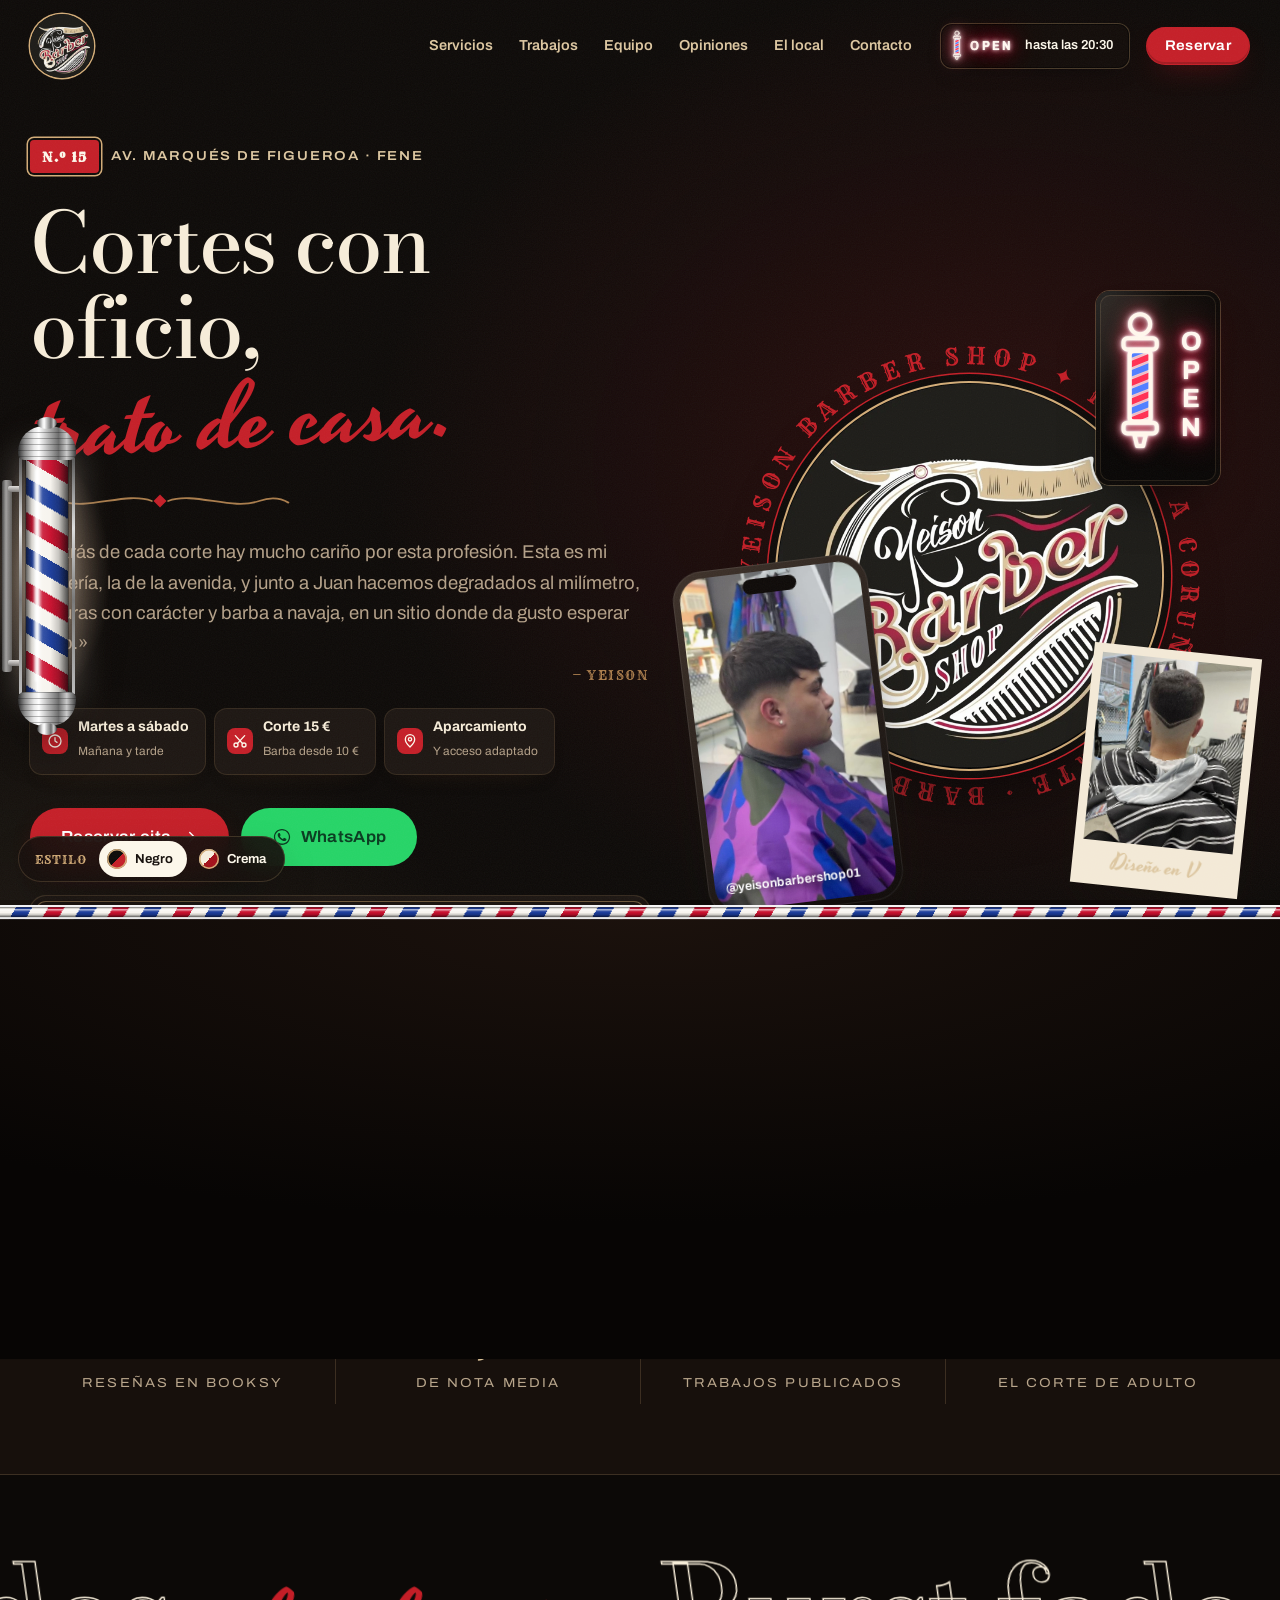
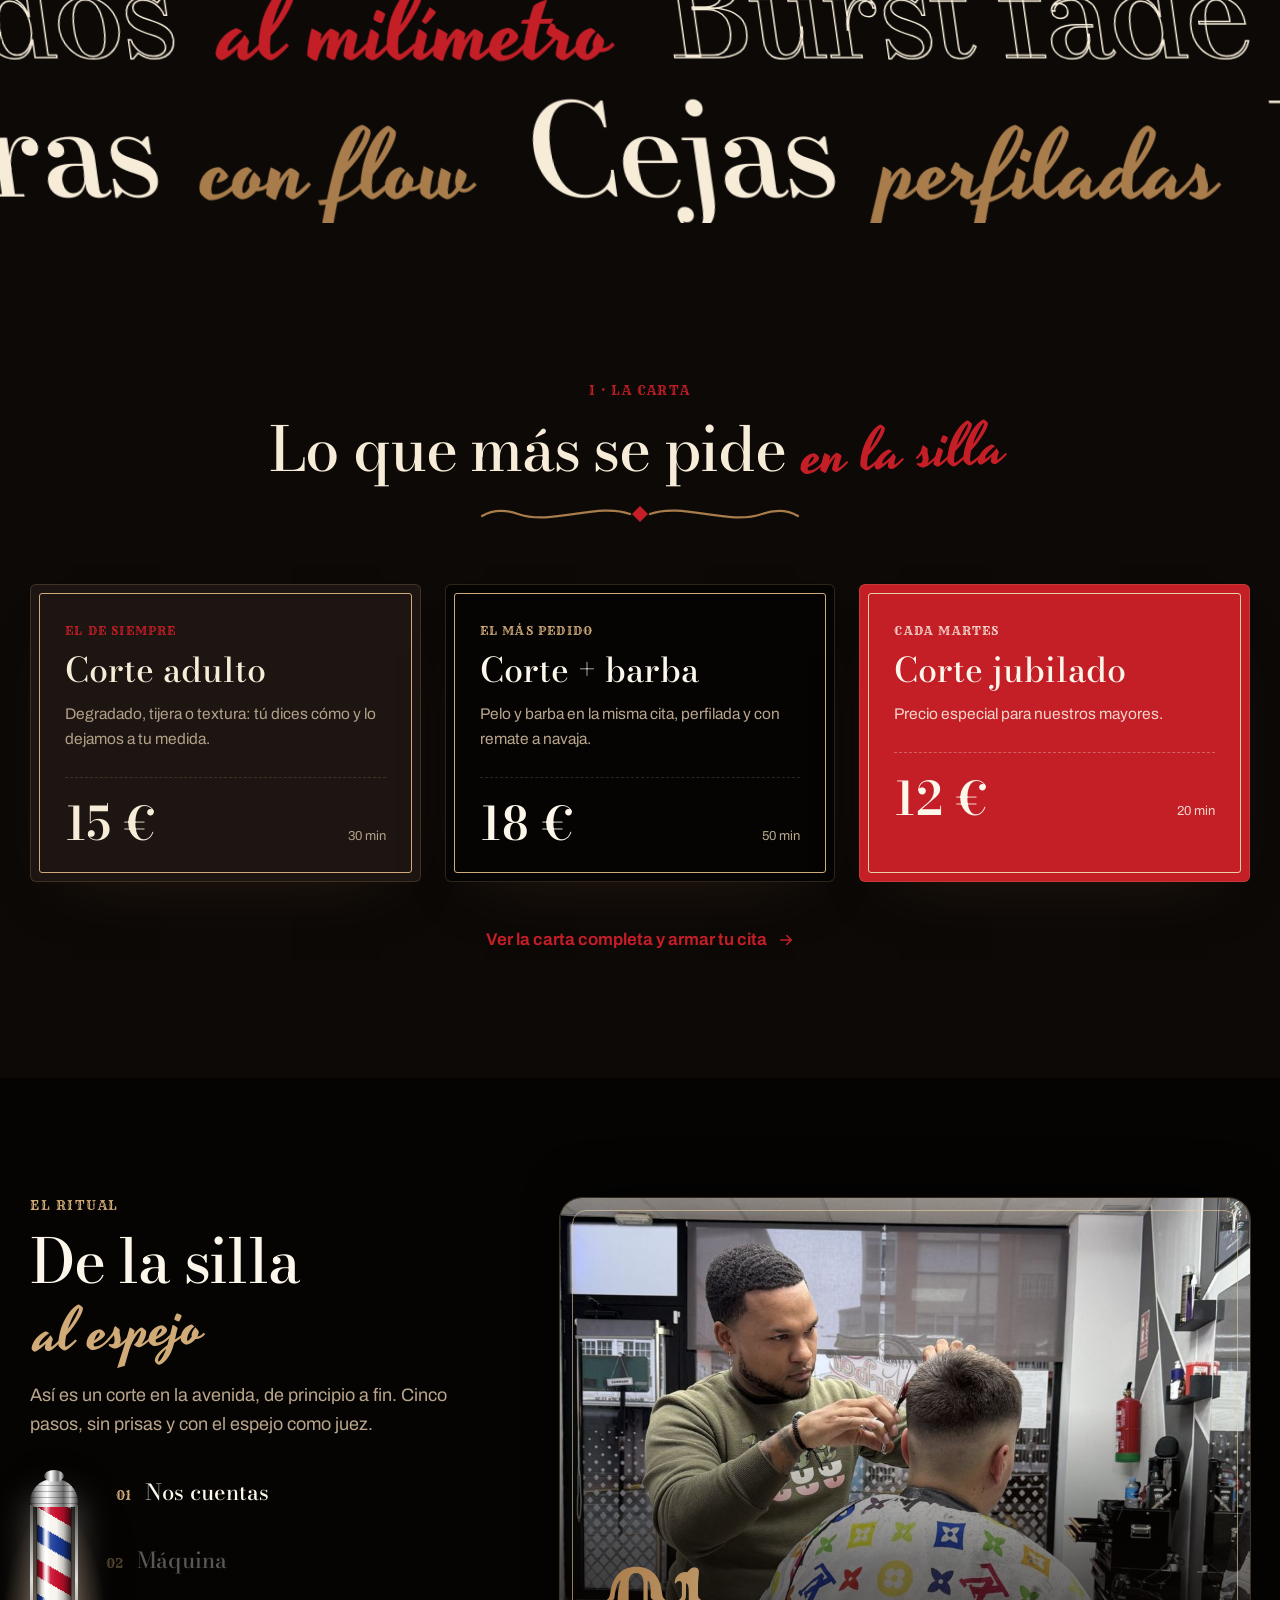
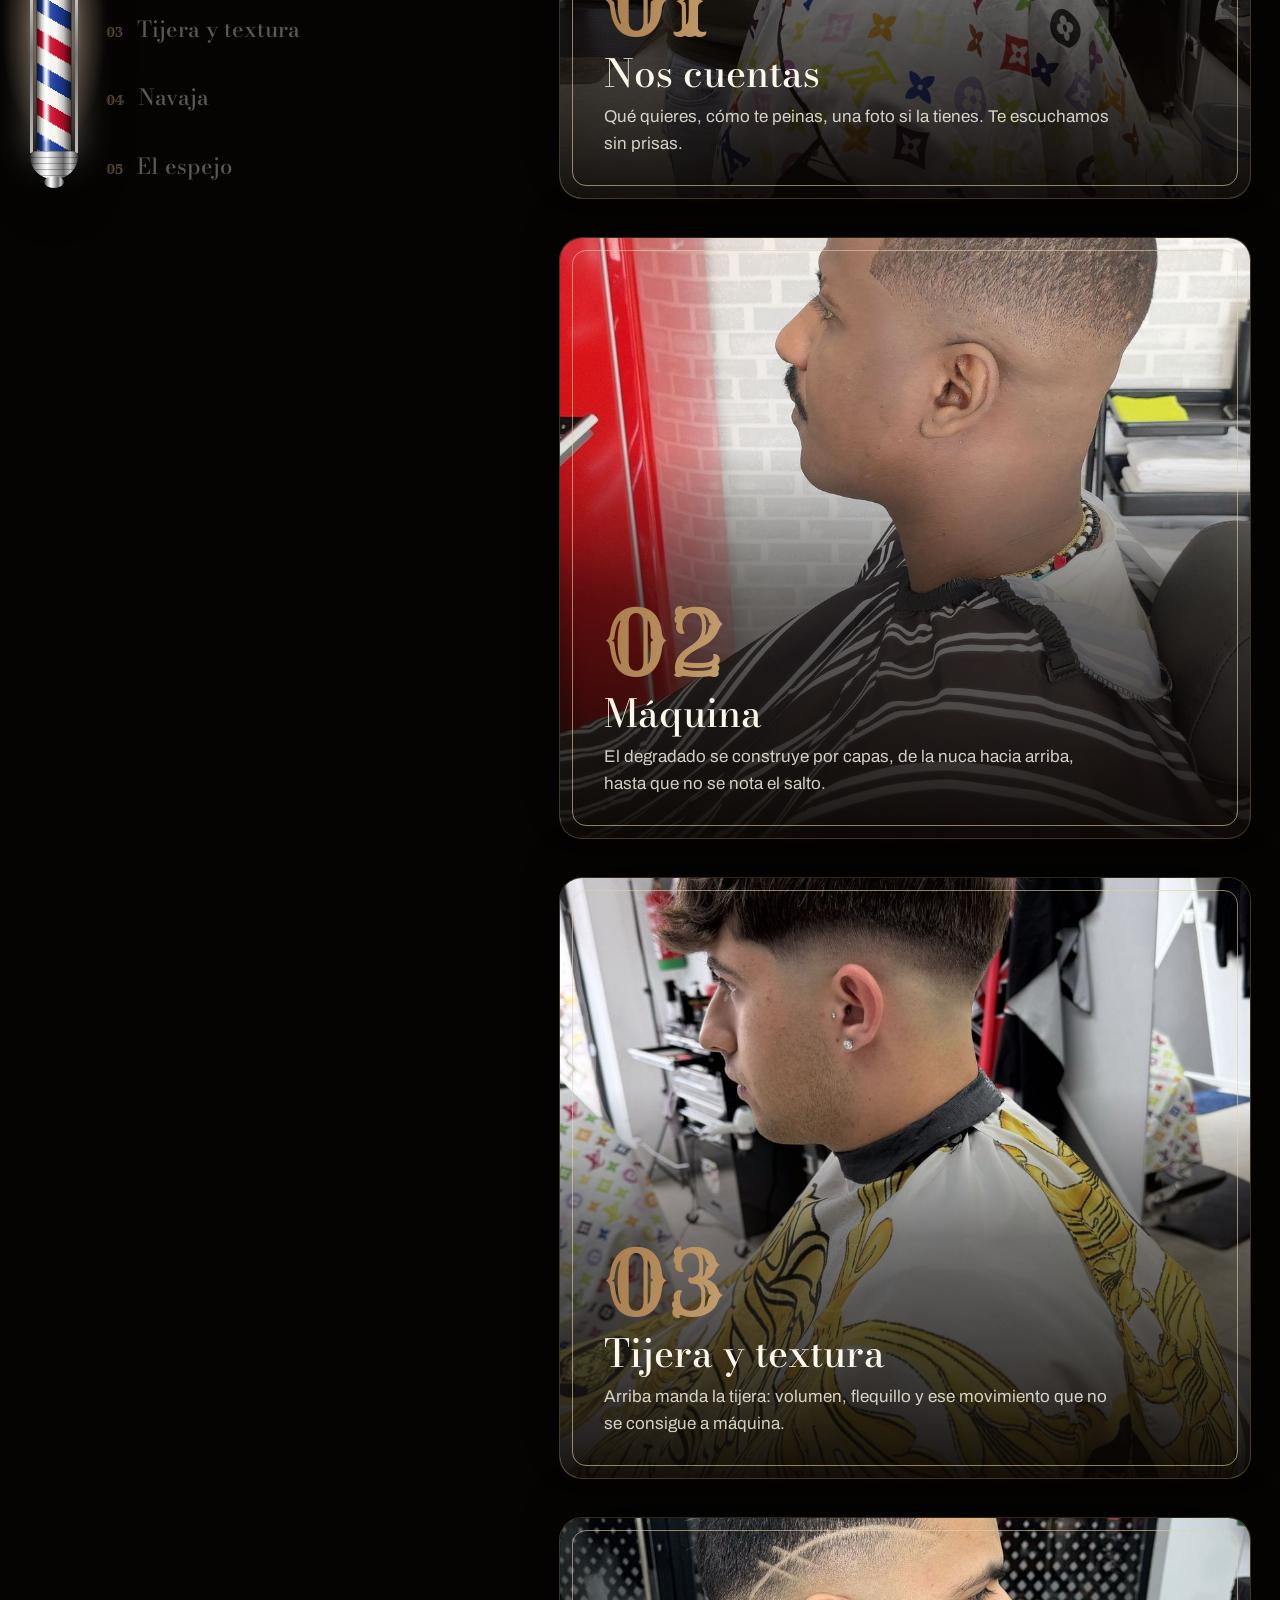
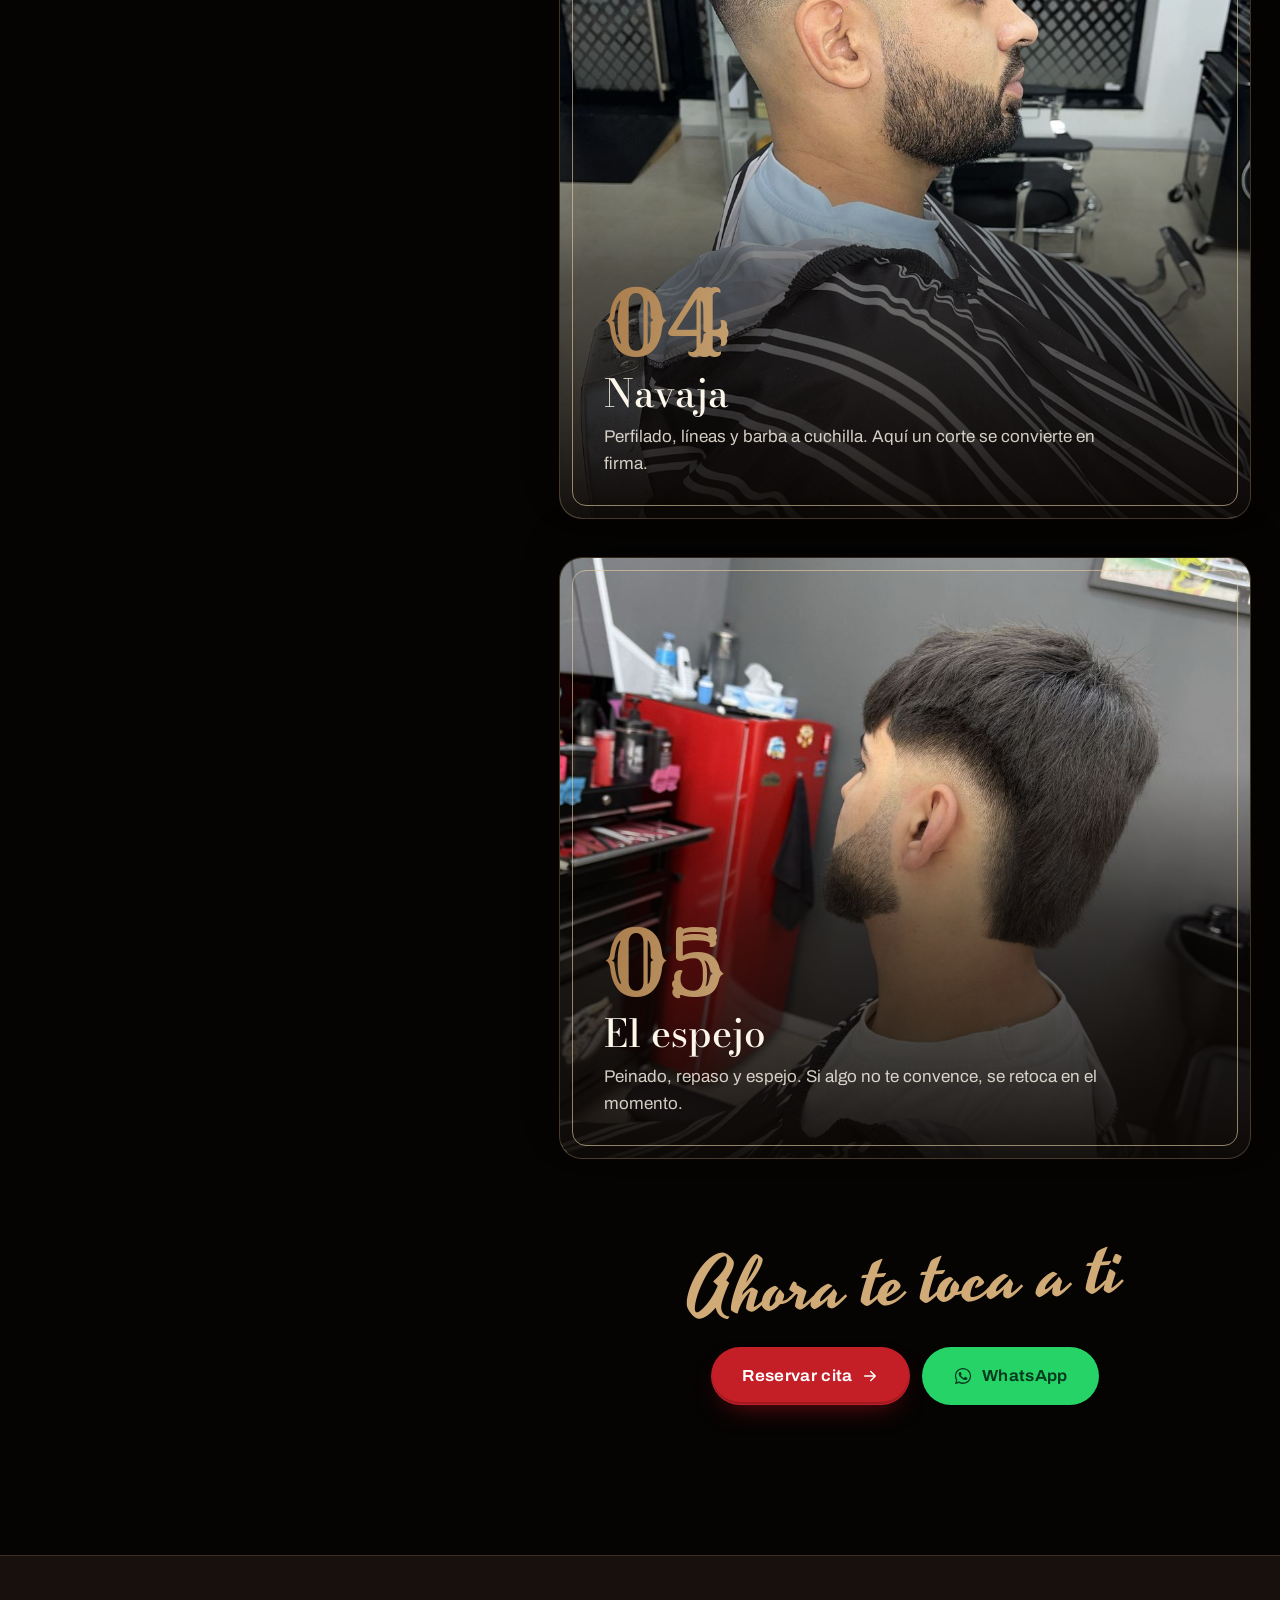
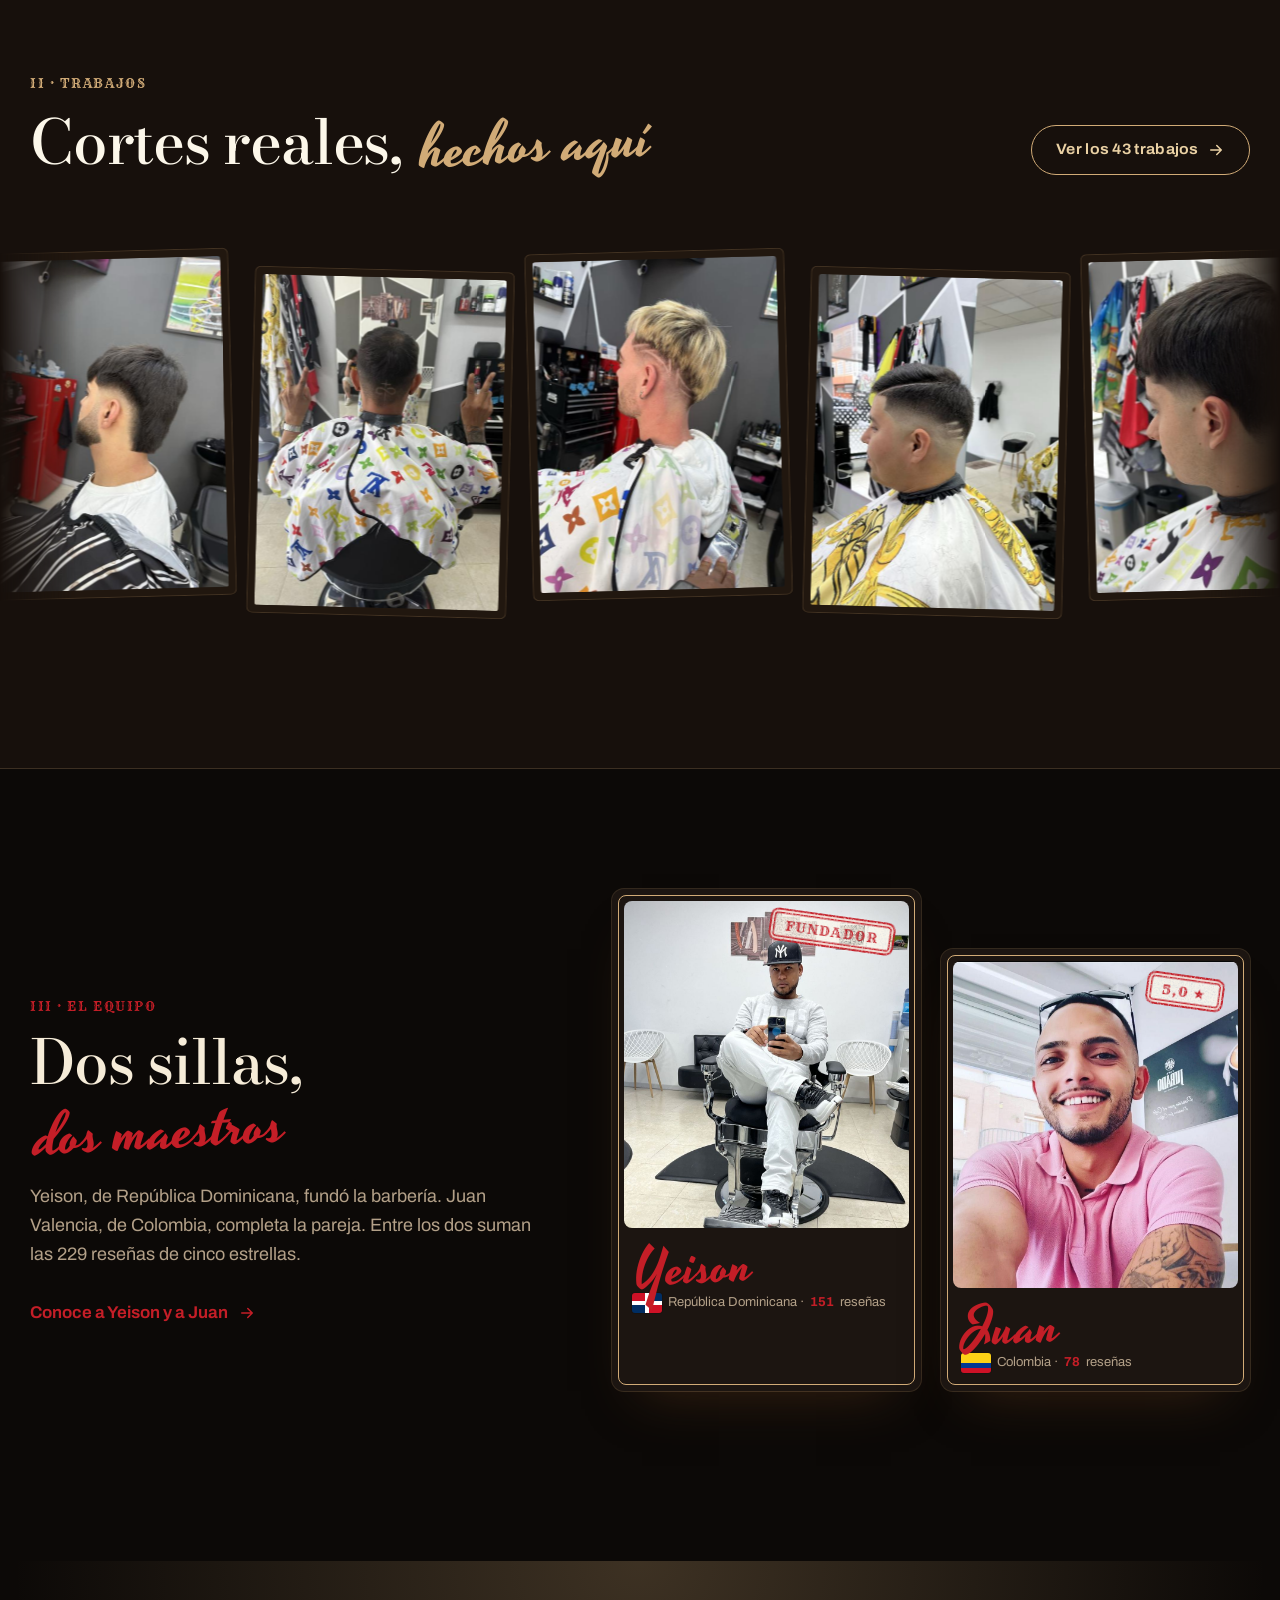
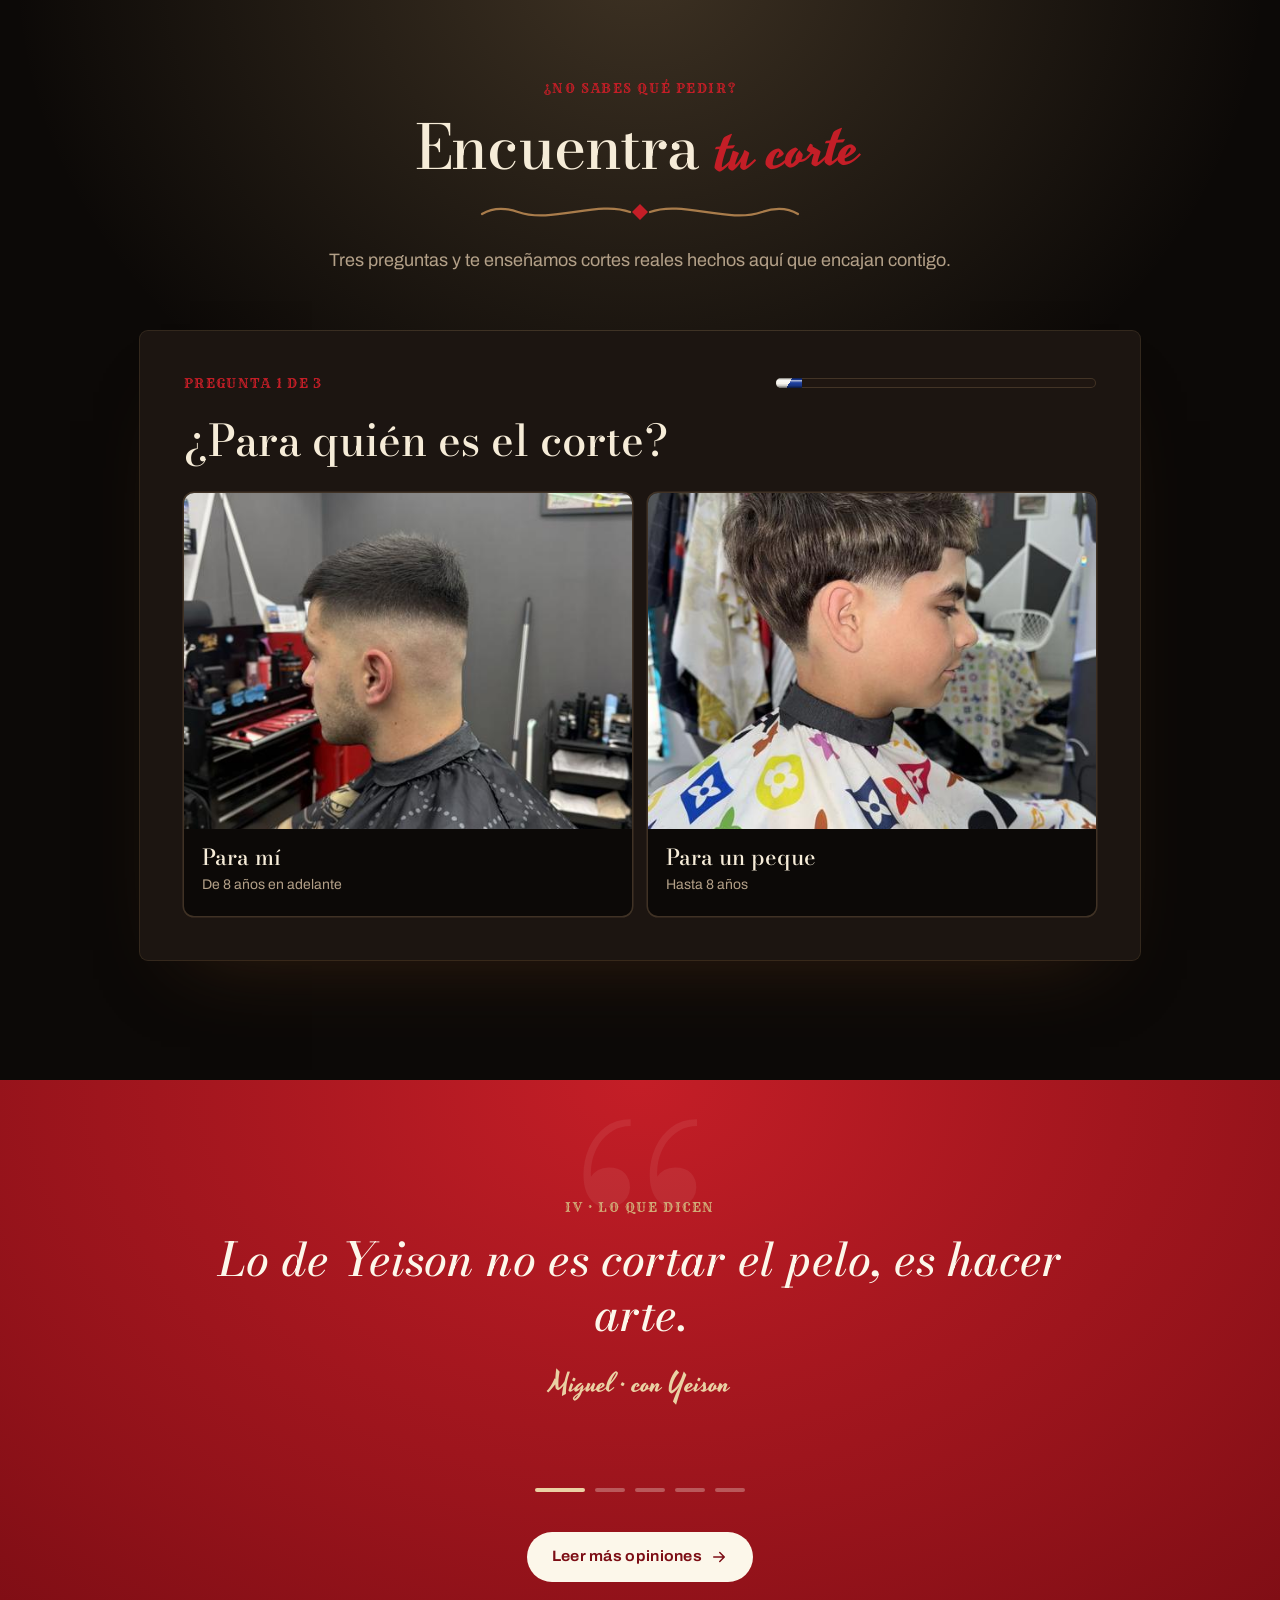
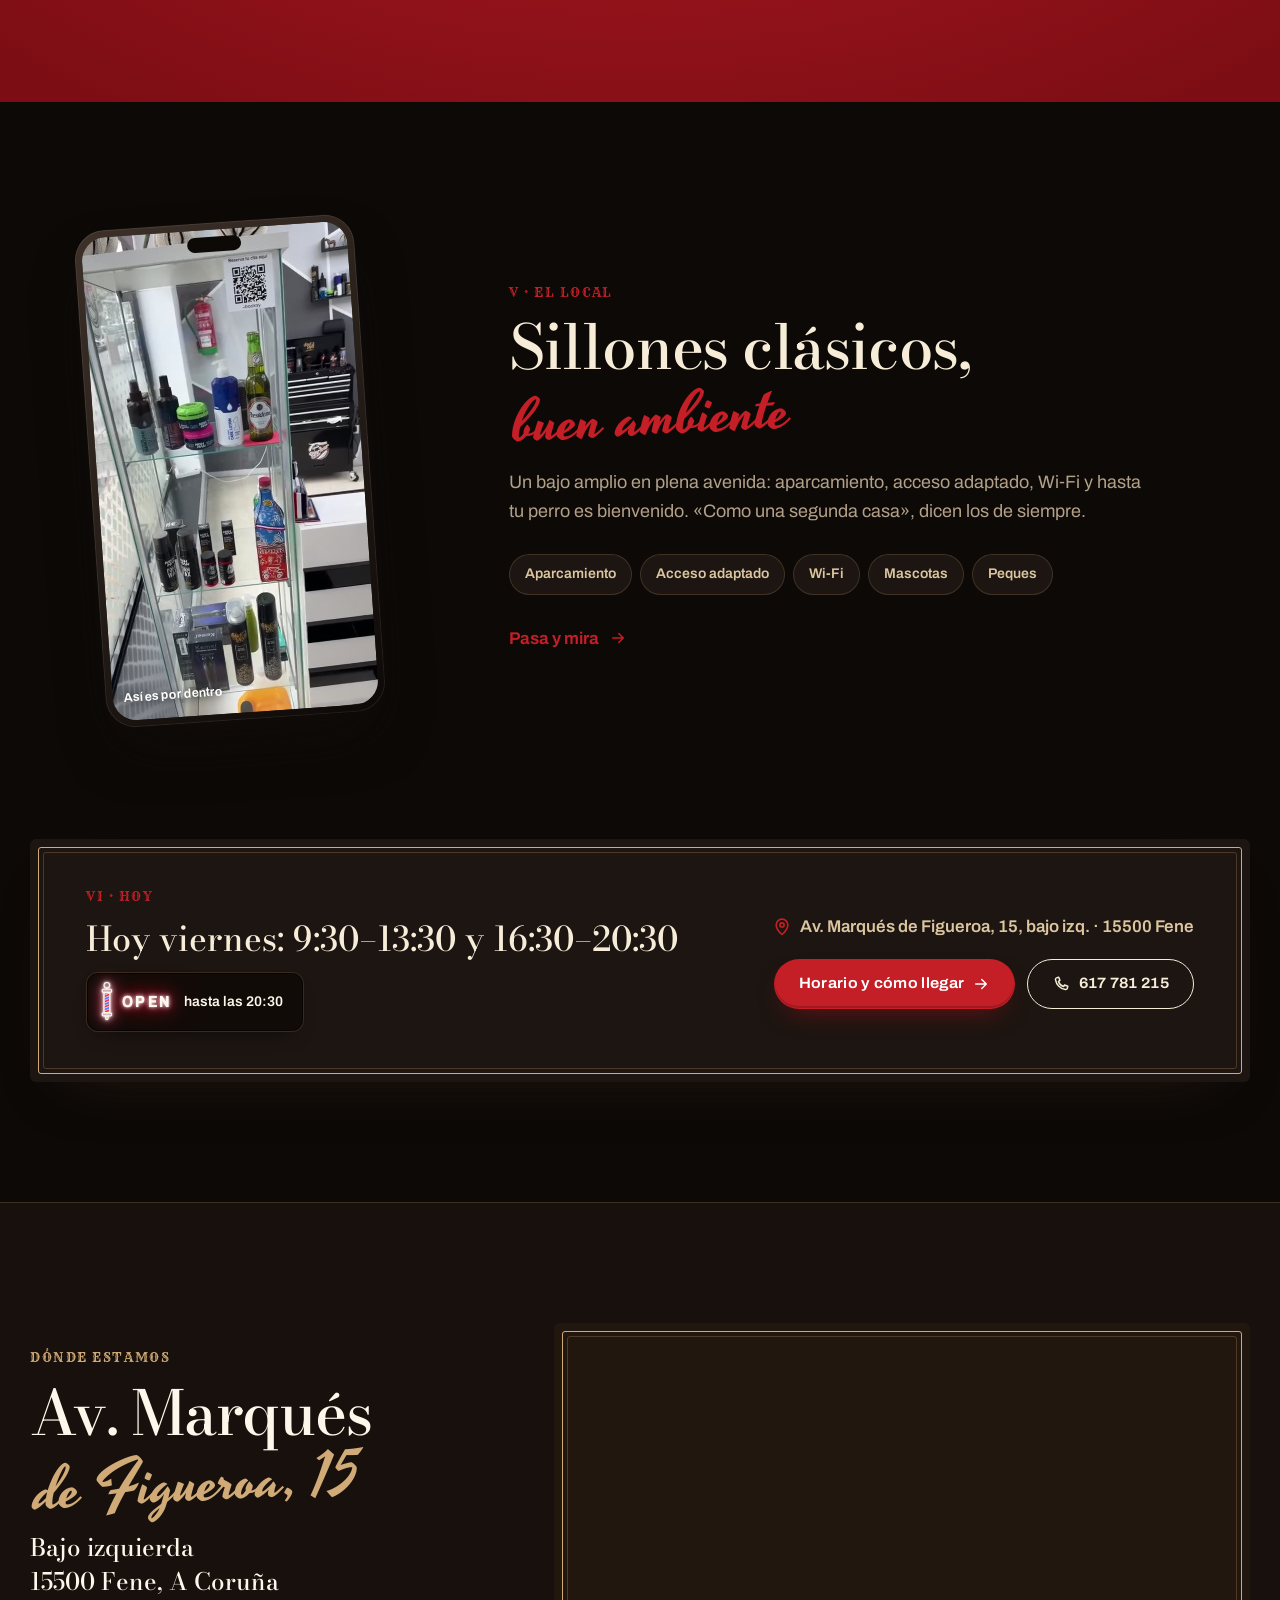
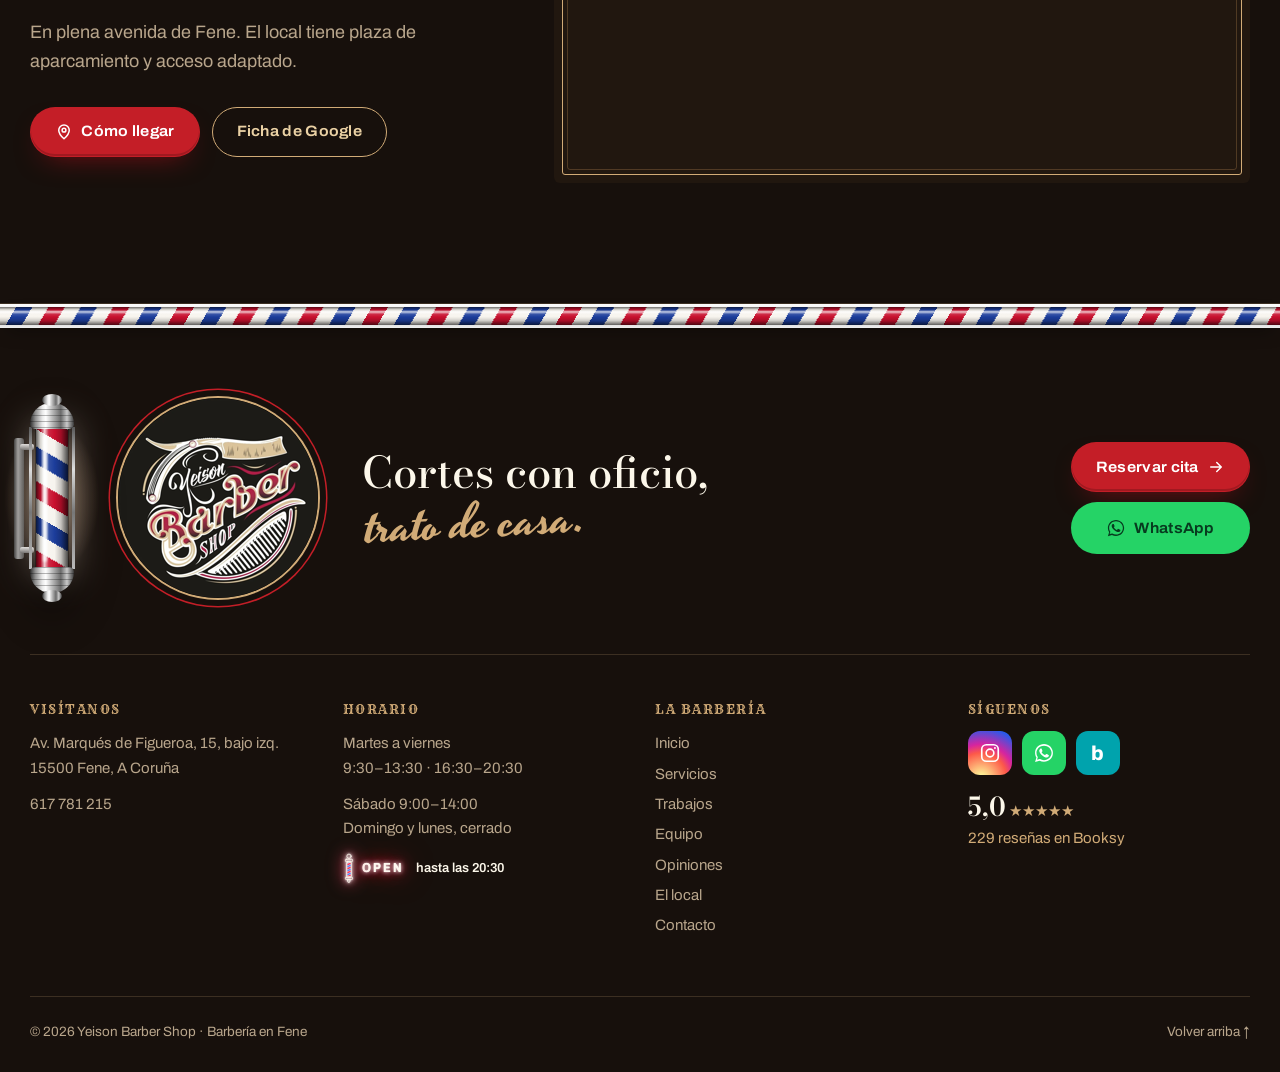
<file: index.html>
<!doctype html>
<html lang="es">
<head>
<meta charset="utf-8">
<meta name="viewport" content="width=device-width, initial-scale=1, viewport-fit=cover">
<title>Yeison Barber Shop · Barbería en Fene</title>
<meta name="description" content="Barbería en Fene (A Coruña): degradados, cortes con textura, barba, afeitado y cejas. 5,0 en Booksy con 229 reseñas. Reserva online en un minuto.">
<meta name="theme-color" content="#0c0907">
<link rel="icon" type="image/png" sizes="48x48" href="assets/img/marca/favicon-48.png">
<link rel="apple-touch-icon" href="assets/img/marca/apple-touch-icon.png">
<link rel="manifest" href="site.webmanifest">
<meta property="og:type" content="website">
<meta property="og:locale" content="es_ES">
<meta property="og:site_name" content="Yeison Barber Shop">
<meta property="og:title" content="💈 Yeison Barber Shop · Barbería en Fene">
<meta property="og:description" content="Degradados, texturas, diseños a cuchilla, barba y afeitado con Yeison y Juan. ⭐ 5,0 en Booksy (229 reseñas). Corte desde 15 €. Reserva online o por WhatsApp · Av. Marqués de Figueroa, 15, Fene.">
<meta property="og:url" content="https://kodillo.github.io/YeisonBarberShop/">
<link rel="canonical" href="https://kodillo.github.io/YeisonBarberShop/">
<meta property="og:image" content="https://kodillo.github.io/YeisonBarberShop/assets/img/og-yeison.jpg">
<meta property="og:image:secure_url" content="https://kodillo.github.io/YeisonBarberShop/assets/img/og-yeison.jpg">
<meta property="og:image:type" content="image/jpeg">
<meta property="og:image:alt" content="Sello de Yeison Barber Shop con valoración 5,0, servicios y dirección en Fene">
<meta name="twitter:image" content="https://kodillo.github.io/YeisonBarberShop/assets/img/og-yeison.jpg">
<meta name="twitter:title" content="💈 Yeison Barber Shop · Barbería en Fene">
<meta name="twitter:description" content="Degradados, texturas, diseños a cuchilla, barba y afeitado con Yeison y Juan. ⭐ 5,0 en Booksy (229 reseñas). Corte desde 15 €. Reserva online o por WhatsApp · Av. Marqués de Figueroa, 15, Fene.">
<meta property="og:image:width" content="1200">
<meta property="og:image:height" content="630">
<meta name="twitter:card" content="summary_large_image">
<link rel="preload" href="assets/fonts/bodoni-moda-latin-wght-normal.woff2" as="font" type="font/woff2" crossorigin>
<link rel="preload" href="assets/fonts/archivo-latin-wdth-normal.woff2" as="font" type="font/woff2" crossorigin>
<link rel="stylesheet" href="assets/css/site.css?v=mus6ccew">
<link rel="stylesheet" href="assets/css/fx.css?v=mus6ccew">
<script>(function(d){d.classList.add('js');var t;try{var q=new URLSearchParams(location.search).get('tema');if(q==='negro'||q==='crema')localStorage.setItem('yb-tema',q);t=localStorage.getItem('yb-tema');if(sessionStorage.getItem('yb-nav'))d.classList.add('is-entering')}catch(e){}if(t!=='crema')d.setAttribute('data-theme','negro');try{if(!sessionStorage.getItem('yb-intro')&&!sessionStorage.getItem('yb-nav')&&!matchMedia('(prefers-reduced-motion: reduce)').matches)d.classList.add('show-intro')}catch(e){}})(document.documentElement)</script>
<script type="application/ld+json">{"@context":"https://schema.org","@type":"BarberShop","name":"Yeison Barber Shop","telephone":"+34 617 781 215","priceRange":"10 € – 52 €","address":{"@type":"PostalAddress","streetAddress":"Av. Marqués de Figueroa, 15, bajo izquierda","postalCode":"15500","addressLocality":"Fene","addressRegion":"A Coruña","addressCountry":"ES"},"openingHoursSpecification":[{"@type":"OpeningHoursSpecification","dayOfWeek":["Tuesday","Wednesday","Thursday","Friday"],"opens":"09:30","closes":"13:30"},{"@type":"OpeningHoursSpecification","dayOfWeek":["Tuesday","Wednesday","Thursday","Friday"],"opens":"16:30","closes":"20:30"},{"@type":"OpeningHoursSpecification","dayOfWeek":"Saturday","opens":"09:00","closes":"14:00"}],"aggregateRating":{"@type":"AggregateRating","ratingValue":"5.0","reviewCount":"229"}}</script>
</head>
<body class="page-inicio">
<a class="skip" href="#contenido">Saltar al contenido</a>
<div class="intro" aria-hidden="true">
  <div class="intro-half intro-top"></div><div class="intro-half intro-bottom"></div>
  <div class="intro-core">
    <div class="intro-seal"><img src="assets/img/marca/logo-negro.png" alt="" width="640" height="640"></div>
    <p class="intro-name">Yeison Barber Shop</p>
    <p class="intro-neon">OPEN</p>
    <div class="intro-tube"><span></span></div>
    <p class="intro-skip">Toca para entrar</p>
  </div>
</div>
<div class="toasts" aria-live="polite"></div>
<div class="veil" aria-hidden="true"><div class="veil-pole"></div><img src="assets/img/marca/logo-sm.png" alt="" width="420" height="365"></div>
<div class="pole-progress" aria-hidden="true"><span></span></div>

<header class="site-header">
  <div class="wrap header-in">
    <a class="brand" href="index.html" aria-label="Yeison Barber Shop, inicio">
      <img src="assets/img/marca/logo-sm.png" width="420" height="365" alt="">
    </a>
    <nav class="nav" id="nav" aria-label="Principal">
      <a href="index.html" class="nav-home" aria-current="page">Inicio</a>
      <a href="servicios.html">Servicios</a>
      <a href="trabajos.html">Trabajos</a>
      <a href="equipo.html">Equipo</a>
      <a href="opiniones.html">Opiniones</a>
      <a href="el-local.html">El local</a>
      <a href="contacto.html">Contacto</a>
      <div class="nav-extra">
        <a class="btn btn-red" href="https://booksy.com/es-es/69152_yeisonbarbershop_barberia_60431_a-fraga" target="_blank" rel="noopener">Reservar en Booksy <svg class="i-arrow" viewBox="0 0 24 24" aria-hidden="true"><path d="M5 12h13m-5-6 6 6-6 6"/></svg></a>
        <p><a href="tel:+34617781215">617 781 215</a> · Av. Marqués de Figueroa, 15 · Fene</p>
      </div>
    </nav>
    <span class="status status-head" data-status><i></i><span>Consultando horario…</span></span>
    <a class="btn btn-red btn-sm header-cta" href="https://booksy.com/es-es/69152_yeisonbarbershop_barberia_60431_a-fraga" target="_blank" rel="noopener">Reservar</a>
    <button class="menu-btn" aria-controls="nav" aria-expanded="false" aria-label="Abrir menú"><span></span><span></span><span></span></button>
  </div>
</header>

<main id="contenido">
<section class="hero">
  <div class="lamp hero-lamp" aria-hidden="true"><span class="lamp-mount"></span><span class="lamp-cap lamp-top"></span><span class="lamp-glass"></span><span class="lamp-cap lamp-bottom"></span></div>
  <div class="ticker ticker-top" aria-hidden="true">
    <div class="ticker-track">
      <span>Degradados</span><i>✦</i><span>Burst fade</span><i>✦</i><span>Texturas</span><i>✦</i><span>Diseños a cuchilla</span><i>✦</i><span>Barba</span><i>✦</i><span>Afeitado</span><i>✦</i><span>Cejas</span><i>✦</i><span>Peques</span><i>✦</i>
      <span>Degradados</span><i>✦</i><span>Burst fade</span><i>✦</i><span>Texturas</span><i>✦</i><span>Diseños a cuchilla</span><i>✦</i><span>Barba</span><i>✦</i><span>Afeitado</span><i>✦</i><span>Cejas</span><i>✦</i><span>Peques</span><i>✦</i>
    </div>
  </div>
  <div class="wrap hero-in">
    <div class="hero-copy">
      <p class="badge-line"><span class="rye">N.º 15</span> Av. Marqués de Figueroa · Fene</p>
      <h1 class="split">Cortes con oficio, <span class="script">trato de casa.</span></h1>
      <svg class="swash " viewBox="0 0 320 28" aria-hidden="true"><path class="sw-l" d="M150 14C118 2 72 26 38 14 24 9 12 10 2 16"/><path class="sw-r" d="M170 14c32-12 78 12 112 0 14-5 26-4 36 2"/><path class="sw-d" d="m160 6 8 8-8 8-8-8z"/></svg>
      <blockquote class="lead hero-quote">
        <p>«Detrás de cada corte hay mucho cariño por esta profesión. Esta es mi barbería, la de la avenida, y junto a Juan hacemos degradados al milímetro, texturas con carácter y barba a navaja, en un sitio donde da gusto esperar turno.»</p>
        <footer>— Yeison</footer>
      </blockquote>
      <ul class="hero-facts">
        <li><svg class="i-line" viewBox="0 0 24 24" aria-hidden="true"><circle cx="12" cy="12" r="9"/><path d="M12 7v5l3 2"/></svg><span><b>Martes a sábado</b><small>Mañana y tarde</small></span></li>
        <li><svg class="i-line" viewBox="0 0 24 24" aria-hidden="true"><circle cx="6" cy="18" r="3"/><circle cx="18" cy="18" r="3"/><path d="M8.2 15.8 19 4M15.8 15.8 5 4"/></svg><span><b>Corte 15 €</b><small>Barba desde 10 €</small></span></li>
        <li><svg class="i-line" viewBox="0 0 24 24" aria-hidden="true"><path d="M12 21s-7-6.2-7-11.5a7 7 0 0 1 14 0C19 14.8 12 21 12 21Z"/><circle cx="12" cy="9.5" r="2.5"/></svg><span><b>Aparcamiento</b><small>Y acceso adaptado</small></span></li>
      </ul>
      <div class="hero-cta">
        <a class="btn btn-red btn-lg" href="https://booksy.com/es-es/69152_yeisonbarbershop_barberia_60431_a-fraga" target="_blank" rel="noopener">Reservar cita <svg class="i-arrow" viewBox="0 0 24 24" aria-hidden="true"><path d="M5 12h13m-5-6 6 6-6 6"/></svg></a>
        <a class="btn btn-wa btn-lg" href="https://wa.me/34617781215?text=Hola%20Yeison%2C%20quer%C3%ADa%20pedir%20cita" target="_blank" rel="noopener"><svg class="i-wa" viewBox="0 0 32 32" aria-hidden="true"><path d="M16 3C8.8 3 3 8.7 3 15.8c0 2.5.7 4.9 2 6.9L3 29l6.5-1.9c2 1.1 4.2 1.6 6.5 1.6 7.2 0 13-5.7 13-12.8S23.2 3 16 3Zm0 23.4c-2.1 0-4.1-.6-5.8-1.6l-.4-.2-3.9 1.1 1.1-3.7-.3-.4a10.4 10.4 0 0 1-1.7-5.8C5 10 9.9 5.3 16 5.3S27 10 27 15.8s-4.9 10.6-11 10.6Zm6-7.9c-.3-.2-2-1-2.3-1.1-.3-.1-.5-.2-.8.2l-1 1.3c-.2.2-.4.2-.7.1a9 9 0 0 1-4.5-3.9c-.3-.6.3-.5 1-1.8.1-.2 0-.4 0-.6l-1-2.5c-.3-.7-.6-.6-.8-.6h-.7c-.2 0-.6.1-.9.4-.3.3-1.2 1.2-1.2 2.9s1.2 3.4 1.4 3.6c.2.2 2.4 3.7 5.9 5.2 2.2.9 3 1 4.1.8.7-.1 2-.8 2.3-1.6.3-.8.3-1.5.2-1.6-.1-.2-.3-.3-.6-.4Z"/></svg> WhatsApp</a>
      </div>
      <div class="hero-card">
        <p class="status status-pill" data-status><i></i><span>Consultando horario…</span></p>
        <p class="countdown" data-countdown><span class="cd-label">Cierra en</span><span class="cd-digits"></span></p>
        <a class="hero-rating" href="opiniones.html"><b>5,0</b><span class="stars">★★★★★</span><small>229 reseñas en Booksy</small></a>
      </div>
    </div>

    <div class="hero-stage">
      <div class="seal">
        <svg class="seal-ring" viewBox="0 0 200 200" aria-hidden="true">
          <defs><path id="ring" d="M100,100 m-90,0 a90,90 0 1,1 180,0 a90,90 0 1,1 -180,0"/></defs>
          <text textLength="560" lengthAdjust="spacing"><textPath href="#ring">YEISON BARBER SHOP ✦ FENE · A CORUÑA ✦ CORTE · BARBA · NAVAJA ✦</textPath></text>
        </svg>
        <div class="seal-face"><img class="logo-shine" src="assets/img/marca/logo.png" width="1000" height="868" alt="Logotipo de Yeison Barber Shop: navaja, peine y letras de rotulista en rojo y oro"></div>
      </div>
      <figure class="phone phone-hero">
        <video src="assets/video/corte-burst.mp4" poster="assets/video/corte-burst.jpg" muted loop playsinline autoplay preload="metadata" aria-label="Vídeo: resultado de un burst fade"></video>
        <figcaption>@yeisonbarbershop01</figcaption>
      </figure>
      <figure class="polaroid polaroid-a">
        <img src="assets/img/trabajos/trabajo-32-sm.jpg" width="520" height="693" alt="Nuca con degradado y diseño en V">
        <figcaption>Diseño en V</figcaption>
      </figure>
      <div class="neon-board hero-board" data-neon-board role="img" aria-label="Letrero de abierto o cerrado"></div>
    </div>
  </div>
  <a class="scroll-cue" href="#cifras" aria-label="Seguir bajando"><span></span></a>
</section>

<div class="ticker" aria-hidden="true">
  <div class="ticker-track">
    <span>Degradados</span><i>✦</i><span>Burst fade</span><i>✦</i><span>Texturas</span><i>✦</i><span>Diseños a cuchilla</span><i>✦</i><span>Barba</span><i>✦</i><span>Afeitado</span><i>✦</i><span>Cejas</span><i>✦</i><span>Peques</span><i>✦</i>
    <span>Degradados</span><i>✦</i><span>Burst fade</span><i>✦</i><span>Texturas</span><i>✦</i><span>Diseños a cuchilla</span><i>✦</i><span>Barba</span><i>✦</i><span>Afeitado</span><i>✦</i><span>Cejas</span><i>✦</i><span>Peques</span><i>✦</i>
  </div>
</div>

<section class="figures" id="cifras">
  <div class="wrap figures-in">
    <div class="fig reveal"><b data-count="229">229</b><span>reseñas en Booksy</span></div>
    <div class="fig reveal"><b><span data-count="5" data-decimals="1">5,0</span></b><span>de nota media</span></div>
    <div class="fig reveal"><b data-count="43">43</b><span>trabajos publicados</span></div>
    <div class="fig reveal"><b data-count="15">15</b><b class="unit">€</b><span>el corte de adulto</span></div>
  </div>
</section>

<section class="bigline" aria-hidden="true">
  <div class="bigline-row" data-velocity="1"><div class="bigline-track"><span>Degradados</span><em>al milímetro</em><span>Burst fade</span><em>con carácter</em><span>Taper</span><em>limpio</em><span>Diseños</span><em>a cuchilla</em></div></div>
  <div class="bigline-row" data-velocity="-1"><div class="bigline-track"><span>Barba</span><em>a navaja</em><span>Texturas</span><em>con flow</em><span>Cejas</span><em>perfiladas</em><span>Peques</span><em>contentos</em></div></div>
</section>

<!-- Servicios -->
<section class="section home-services">
  <div class="wrap">
    <header class="sec-head center reveal">
      <p class="eyebrow">I · La carta</p>
      <h2 class="split">Lo que más se pide <span class="script">en la silla</span></h2>
      <svg class="swash " viewBox="0 0 320 28" aria-hidden="true"><path class="sw-l" d="M150 14C118 2 72 26 38 14 24 9 12 10 2 16"/><path class="sw-r" d="M170 14c32-12 78 12 112 0 14-5 26-4 36 2"/><path class="sw-d" d="m160 6 8 8-8 8-8-8z"/></svg>
    </header>
    <div class="feature-cards">
      <a class="fcard reveal" href="servicios.html#carta">
        <span class="fcard-tag">El de siempre</span>
        <h3>Corte adulto</h3>
        <p>Degradado, tijera o textura: tú dices cómo y lo dejamos a tu medida.</p>
        <p class="fcard-price"><b>15 €</b><small>30 min</small></p>
      </a>
      <a class="fcard fcard-star reveal" href="servicios.html#carta">
        <span class="fcard-tag">El más pedido</span>
        <h3>Corte + barba</h3>
        <p>Pelo y barba en la misma cita, perfilada y con remate a navaja.</p>
        <p class="fcard-price"><b>18 €</b><small>50 min</small></p>
      </a>
      <a class="fcard fcard-tue reveal" href="servicios.html#extras" data-tuesday>
        <span class="fcard-tag">Cada martes</span>
        <h3>Corte jubilado</h3>
        <p>Precio especial para nuestros mayores. <span class="today-flag">¡Hoy es martes!</span></p>
        <p class="fcard-price"><b>12 €</b><small>20 min</small></p>
      </a>
    </div>
    <p class="center reveal"><a class="link-arrow" href="servicios.html">Ver la carta completa y armar tu cita <svg class="i-arrow" viewBox="0 0 24 24" aria-hidden="true"><path d="M5 12h13m-5-6 6 6-6 6"/></svg></a></p>
  </div>
</section>

<!-- El ritual -->
<section class="ritual" id="ritual">
  <div class="wrap ritual-in">
    <aside class="ritual-side">
      <p class="eyebrow">El ritual</p>
      <h2 class="split">De la silla <span class="script">al espejo</span></h2>
      <p class="sec-lead">Así es un corte en la avenida, de principio a fin. Cinco pasos, sin prisas y con el espejo como juez.</p>
      <div class="ritual-meter">
        <div class="lamp ritual-lamp" aria-hidden="true"><span class="lamp-cap lamp-top"></span><span class="lamp-glass"></span><span class="lamp-cap lamp-bottom"></span></div>
        <ol class="ritual-steps" data-ritual-steps>
          <li class="is-on"><span>01</span>Nos cuentas</li>
          <li><span>02</span>Máquina</li>
          <li><span>03</span>Tijera y textura</li>
          <li><span>04</span>Navaja</li>
          <li><span>05</span>El espejo</li>
        </ol>
      </div>
    </aside>
    <div class="ritual-stack">
      <article class="rs" style="--i:0"><img src="assets/img/trabajos/trabajo-22.jpg" alt="Yeison empezando un corte en la barbería" loading="lazy" width="1100" height="1467"><div class="rs-txt"><span class="rs-n">01</span><h3>Nos cuentas</h3><p>Qué quieres, cómo te peinas, una foto si la tienes. Te escuchamos sin prisas.</p></div></article>
      <article class="rs" style="--i:1"><img src="assets/img/trabajos/trabajo-41.jpg" alt="Degradado a máquina muy apurado" loading="lazy" width="1100" height="1100"><div class="rs-txt"><span class="rs-n">02</span><h3>Máquina</h3><p>El degradado se construye por capas, de la nuca hacia arriba, hasta que no se nota el salto.</p></div></article>
      <article class="rs" style="--i:2"><img src="assets/img/trabajos/trabajo-14.jpg" alt="Corte con textura y flequillo" loading="lazy" width="1100" height="1467"><div class="rs-txt"><span class="rs-n">03</span><h3>Tijera y textura</h3><p>Arriba manda la tijera: volumen, flequillo y ese movimiento que no se consigue a máquina.</p></div></article>
      <article class="rs" style="--i:3"><img src="assets/img/trabajos/trabajo-34.jpg" alt="Línea a cuchilla y barba perfilada" loading="lazy" width="1100" height="1467"><div class="rs-txt"><span class="rs-n">04</span><h3>Navaja</h3><p>Perfilado, líneas y barba a cuchilla. Aquí un corte se convierte en firma.</p></div></article>
      <article class="rs" style="--i:4"><img src="assets/img/trabajos/trabajo-03.jpg" alt="Resultado final de un burst fade con textura" loading="lazy" width="1100" height="1467"><div class="rs-txt"><span class="rs-n">05</span><h3>El espejo</h3><p>Peinado, repaso y espejo. Si algo no te convence, se retoca en el momento.</p></div></article>
      <div class="rs-end">
        <p class="script">Ahora te toca a ti</p>
        <div class="hero-cta"><a class="btn btn-red btn-lg" href="https://booksy.com/es-es/69152_yeisonbarbershop_barberia_60431_a-fraga" target="_blank" rel="noopener">Reservar cita <svg class="i-arrow" viewBox="0 0 24 24" aria-hidden="true"><path d="M5 12h13m-5-6 6 6-6 6"/></svg></a><a class="btn btn-wa btn-lg" href="https://wa.me/34617781215?text=Hola%20Yeison%2C%20quer%C3%ADa%20pedir%20cita" target="_blank" rel="noopener"><svg class="i-wa" viewBox="0 0 32 32" aria-hidden="true"><path d="M16 3C8.8 3 3 8.7 3 15.8c0 2.5.7 4.9 2 6.9L3 29l6.5-1.9c2 1.1 4.2 1.6 6.5 1.6 7.2 0 13-5.7 13-12.8S23.2 3 16 3Zm0 23.4c-2.1 0-4.1-.6-5.8-1.6l-.4-.2-3.9 1.1 1.1-3.7-.3-.4a10.4 10.4 0 0 1-1.7-5.8C5 10 9.9 5.3 16 5.3S27 10 27 15.8s-4.9 10.6-11 10.6Zm6-7.9c-.3-.2-2-1-2.3-1.1-.3-.1-.5-.2-.8.2l-1 1.3c-.2.2-.4.2-.7.1a9 9 0 0 1-4.5-3.9c-.3-.6.3-.5 1-1.8.1-.2 0-.4 0-.6l-1-2.5c-.3-.7-.6-.6-.8-.6h-.7c-.2 0-.6.1-.9.4-.3.3-1.2 1.2-1.2 2.9s1.2 3.4 1.4 3.6c.2.2 2.4 3.7 5.9 5.2 2.2.9 3 1 4.1.8.7-.1 2-.8 2.3-1.6.3-.8.3-1.5.2-1.6-.1-.2-.3-.3-.6-.4Z"/></svg> WhatsApp</a></div>
      </div>
    </div>
  </div>
</section>

<!-- Trabajos -->
<section class="section section-ink home-works">
  <div class="wrap">
    <header class="sec-head sec-head-row reveal">
      <div>
        <p class="eyebrow">II · Trabajos</p>
        <h2 class="split">Cortes reales, <span class="script">hechos aquí</span></h2>
      </div>
      <a class="btn btn-gold-line" href="trabajos.html">Ver los 43 trabajos <svg class="i-arrow" viewBox="0 0 24 24" aria-hidden="true"><path d="M5 12h13m-5-6 6 6-6 6"/></svg></a>
    </header>
  </div>
  <div class="filmstrip" aria-label="Algunos trabajos recientes">
    <div class="filmstrip-track">
      <a href="trabajos.html"><img src="assets/img/trabajos/trabajo-03-sm.jpg" alt="Burst con textura" loading="lazy" width="520" height="693"></a>
      <a href="trabajos.html"><img src="assets/img/trabajos/trabajo-13-sm.jpg" alt="Freestyle a cuchilla" loading="lazy" width="520" height="693"></a>
      <a href="trabajos.html"><img src="assets/img/trabajos/trabajo-08-sm.jpg" alt="Mullet decolorado" loading="lazy" width="520" height="693"></a>
      <a href="trabajos.html"><img src="assets/img/trabajos/trabajo-26-sm.jpg" alt="Raya marcada" loading="lazy" width="520" height="693"></a>
      <a href="trabajos.html"><img src="assets/img/trabajos/trabajo-30-sm.jpg" alt="Crop con volumen" loading="lazy" width="520" height="693"></a>
      <a href="trabajos.html"><img src="assets/img/trabajos/trabajo-36-sm.jpg" alt="Diseño freestyle" loading="lazy" width="520" height="693"></a>
      <a href="trabajos.html"><img src="assets/img/trabajos/trabajo-33-sm.jpg" alt="Fade y barba poblada" loading="lazy" width="520" height="693"></a>
      <a href="trabajos.html"><img src="assets/img/trabajos/trabajo-40-sm.jpg" alt="Color cobrizo" loading="lazy" width="520" height="693"></a>
      <a href="trabajos.html"><img src="assets/img/trabajos/trabajo-18-sm.jpg" alt="Textura peque" loading="lazy" width="520" height="693"></a>
      <a href="trabajos.html"><img src="assets/img/trabajos/trabajo-07-sm.jpg" alt="Rizos y fade" loading="lazy" width="520" height="693"></a>
    </div>
  </div>
</section>

<!-- Equipo -->
<section class="section home-team">
  <div class="wrap home-team-in">
    <div class="home-team-copy reveal">
      <p class="eyebrow">III · El equipo</p>
      <h2 class="split">Dos sillas, <span class="script">dos maestros</span></h2>
      <p class="sec-lead">Yeison, de República Dominicana, fundó la barbería. Juan Valencia, de Colombia, completa la pareja. Entre los dos suman las 229 reseñas de cinco estrellas.</p>
      <a class="link-arrow" href="equipo.html">Conoce a Yeison y a Juan <svg class="i-arrow" viewBox="0 0 24 24" aria-hidden="true"><path d="M5 12h13m-5-6 6 6-6 6"/></svg></a>
    </div>
    <div class="duo">
      <a class="mini-license reveal" href="equipo.html#yeison">
        <span class="ml-photo razor"><img src="assets/img/yeison.jpg" alt="Yeison en el sillón de su barbería" loading="lazy" width="1100" height="1100"><span class="stamp">Fundador</span></span>
        <span class="ml-name script">Yeison</span>
        <span class="ml-meta"><span class="flag flag-do" aria-hidden="true"></span> República Dominicana · <b data-count="151">151</b> reseñas</span>
      </a>
      <a class="mini-license reveal" href="equipo.html#juan">
        <span class="ml-photo razor"><img src="assets/img/juan.jpg" alt="Juan Valencia sonriendo en la barbería" loading="lazy" width="1100" height="1100"><span class="stamp">5,0 ★</span></span>
        <span class="ml-name script">Juan</span>
        <span class="ml-meta"><span class="flag flag-co" aria-hidden="true"></span> Colombia · <b data-count="78">78</b> reseñas</span>
      </a>
    </div>
  </div>
</section>

<!-- Test -->
<section class="section quiz-sec">
  <div class="wrap">
    <header class="sec-head center reveal">
      <p class="eyebrow">¿No sabes qué pedir?</p>
      <h2 class="split">Encuentra <span class="script">tu corte</span></h2>
      <svg class="swash " viewBox="0 0 320 28" aria-hidden="true"><path class="sw-l" d="M150 14C118 2 72 26 38 14 24 9 12 10 2 16"/><path class="sw-r" d="M170 14c32-12 78 12 112 0 14-5 26-4 36 2"/><path class="sw-d" d="m160 6 8 8-8 8-8-8z"/></svg>
      <p class="sec-lead">Tres preguntas y te enseñamos cortes reales hechos aquí que encajan contigo.</p>
    </header>
    <div class="quiz reveal" data-quiz></div>
  </div>
</section>

<!-- Opiniones -->
<section class="section section-red home-quotes">
  <div class="wrap">
    <p class="eyebrow center reveal">IV · Lo que dicen</p>
    <div class="quote-rotator reveal" data-rotator aria-live="polite">
      <blockquote class="is-on"><p>Lo de Yeison no es cortar el pelo, es hacer arte.</p><cite>Miguel · con Yeison</cite></blockquote>
      <blockquote><p>Juan es el peluquero que mejor me ha pelado. Soy de Jerez y cuando vuelva a mi tierra me acordaré bastante.</p><cite>Damián · con Juan</cite></blockquote>
      <blockquote><p>Ya van dos años con ellos y espectacular todo: el trato, los cortes, el ambiente.</p><cite>Mario Alberto · con Juan</cite></blockquote>
      <blockquote><p>Trato inmejorable, como una segunda casa siempre.</p><cite>Sergio · con Yeison</cite></blockquote>
      <blockquote><p>Te aconseja los cortes que mejor te quedan. ¡Una maravilla! Repetiré sin duda.</p><cite>Kevin · Booksy</cite></blockquote>
    </div>
    <div class="rotator-dots" data-rotator-dots></div>
    <p class="center reveal"><a class="btn btn-cream" href="opiniones.html">Leer más opiniones <svg class="i-arrow" viewBox="0 0 24 24" aria-hidden="true"><path d="M5 12h13m-5-6 6 6-6 6"/></svg></a></p>
  </div>
</section>

<!-- Local + reel -->
<section class="section home-local">
  <div class="wrap home-local-in">
    <figure class="phone phone-tilt reveal"><video data-src="assets/video/el-local.mp4" poster="assets/video/el-local.jpg" muted loop playsinline preload="none" aria-label="Vídeo recorriendo el interior de la barbería"></video><figcaption>Así es por dentro</figcaption></figure>
    <div class="reveal">
      <p class="eyebrow">V · El local</p>
      <h2 class="split">Sillones clásicos, <span class="script">buen ambiente</span></h2>
      <p class="sec-lead">Un bajo amplio en plena avenida: aparcamiento, acceso adaptado, Wi‑Fi y hasta tu perro es bienvenido. «Como una segunda casa», dicen los de siempre.</p>
      <ul class="chips-list">
        <li>Aparcamiento</li><li>Acceso adaptado</li><li>Wi‑Fi</li><li>Mascotas</li><li>Peques</li>
      </ul>
      <a class="link-arrow" href="el-local.html">Pasa y mira <svg class="i-arrow" viewBox="0 0 24 24" aria-hidden="true"><path d="M5 12h13m-5-6 6 6-6 6"/></svg></a>
    </div>
  </div>
</section>

<!-- Visita -->
<section class="visit-band">
  <div class="wrap visit-band-in frame reveal">
    <div>
      <p class="eyebrow">VI · Hoy</p>
      <p class="visit-today" data-today>…</p>
      <p class="status status-pill" data-status><i></i><span>…</span></p>
    </div>
    <div>
      <p class="visit-addr"><svg class="i-line" viewBox="0 0 24 24" aria-hidden="true"><path d="M12 21s-7-6.2-7-11.5a7 7 0 0 1 14 0C19 14.8 12 21 12 21Z"/><circle cx="12" cy="9.5" r="2.5"/></svg> Av. Marqués de Figueroa, 15, bajo izq. · 15500 Fene</p>
      <div class="visit-btns">
        <a class="btn btn-red" href="contacto.html">Horario y cómo llegar <svg class="i-arrow" viewBox="0 0 24 24" aria-hidden="true"><path d="M5 12h13m-5-6 6 6-6 6"/></svg></a>
        <a class="btn btn-line" href="tel:+34617781215"><svg class="i-line" viewBox="0 0 24 24" aria-hidden="true"><path d="M6.6 3.5 9 3l1.6 4.2-2 1.4a11 11 0 0 0 6.8 6.8l1.4-2L21 15l-.5 2.4a2.5 2.5 0 0 1-2.6 2A16 16 0 0 1 4.6 6.1a2.5 2.5 0 0 1 2-2.6Z"/></svg> 617 781 215</a>
      </div>
    </div>
  </div>
</section>

<!-- Mapa -->
<section class="section section-ink map-sec">
  <div class="wrap map-in">
    <div class="reveal">
      <p class="eyebrow">Dónde estamos</p>
      <h2 class="split">Av. Marqués <span class="script">de Figueroa, 15</span></h2>
      <address>Bajo izquierda<br>15500 Fene, A Coruña</address>
      <p class="sec-lead">En plena avenida de Fene. El local tiene plaza de aparcamiento y acceso adaptado.</p>
      <div class="visit-btns">
        <a class="btn btn-red" href="https://www.google.com/maps/dir/?api=1&destination=Yeisonbarbershop%2C%20Av.%20Marqu%C3%A9s%20de%20Figueroa%2015%2C%2015500%20Fene" target="_blank" rel="noopener"><svg class="i-line" viewBox="0 0 24 24" aria-hidden="true"><path d="M12 21s-7-6.2-7-11.5a7 7 0 0 1 14 0C19 14.8 12 21 12 21Z"/><circle cx="12" cy="9.5" r="2.5"/></svg> Cómo llegar</a>
        <a class="btn btn-gold-line" href="https://share.google/eSzthD45pywfF91vz" target="_blank" rel="noopener">Ficha de Google</a>
      </div>
    </div>
    <div class="map frame reveal">
      <iframe title="Mapa: Yeison Barber Shop en Fene" loading="lazy" referrerpolicy="no-referrer-when-downgrade" src="https://maps.google.com/maps?q=Yeisonbarbershop%2C%20Avenida%20Marqu%C3%A9s%20de%20Figueroa%2015%2C%2015500%20Fene&z=16&output=embed"></iframe>
    </div>
  </div>
</section>
</main>

<footer class="site-footer">
  <div class="footer-pole" aria-hidden="true"></div>
  <div class="wrap footer-top">
    <div class="lamp footer-lamp" aria-hidden="true"><span class="lamp-mount"></span><span class="lamp-cap lamp-top"></span><span class="lamp-glass"></span><span class="lamp-cap lamp-bottom"></span></div>
    <a class="footer-logo" href="index.html" aria-label="Inicio"><img src="assets/img/marca/logo-sm.png" width="420" height="365" alt="Yeison Barber Shop"></a>
    <p class="footer-claim">Cortes con oficio,<br><span class="script">trato de casa.</span></p>
    <div class="footer-cta">
      <a class="btn btn-red" href="https://booksy.com/es-es/69152_yeisonbarbershop_barberia_60431_a-fraga" target="_blank" rel="noopener">Reservar cita <svg class="i-arrow" viewBox="0 0 24 24" aria-hidden="true"><path d="M5 12h13m-5-6 6 6-6 6"/></svg></a>
      <a class="btn btn-wa" href="https://wa.me/34617781215?text=Hola%20Yeison%2C%20quer%C3%ADa%20pedir%20cita" target="_blank" rel="noopener"><svg class="i-wa" viewBox="0 0 32 32" aria-hidden="true"><path d="M16 3C8.8 3 3 8.7 3 15.8c0 2.5.7 4.9 2 6.9L3 29l6.5-1.9c2 1.1 4.2 1.6 6.5 1.6 7.2 0 13-5.7 13-12.8S23.2 3 16 3Zm0 23.4c-2.1 0-4.1-.6-5.8-1.6l-.4-.2-3.9 1.1 1.1-3.7-.3-.4a10.4 10.4 0 0 1-1.7-5.8C5 10 9.9 5.3 16 5.3S27 10 27 15.8s-4.9 10.6-11 10.6Zm6-7.9c-.3-.2-2-1-2.3-1.1-.3-.1-.5-.2-.8.2l-1 1.3c-.2.2-.4.2-.7.1a9 9 0 0 1-4.5-3.9c-.3-.6.3-.5 1-1.8.1-.2 0-.4 0-.6l-1-2.5c-.3-.7-.6-.6-.8-.6h-.7c-.2 0-.6.1-.9.4-.3.3-1.2 1.2-1.2 2.9s1.2 3.4 1.4 3.6c.2.2 2.4 3.7 5.9 5.2 2.2.9 3 1 4.1.8.7-.1 2-.8 2.3-1.6.3-.8.3-1.5.2-1.6-.1-.2-.3-.3-.6-.4Z"/></svg> WhatsApp</a>
    </div>
  </div>
  <div class="wrap footer-cols">
    <div>
      <h2>Visítanos</h2>
      <p>Av. Marqués de Figueroa, 15, bajo izq.<br>15500 Fene, A Coruña</p>
      <p><a href="tel:+34617781215">617 781 215</a></p>
    </div>
    <div>
      <h2>Horario</h2>
      <p>Martes a viernes<br>9:30–13:30 · 16:30–20:30</p>
      <p>Sábado 9:00–14:00<br>Domingo y lunes, cerrado</p>
      <p class="status" data-status><i></i><span>…</span></p>
    </div>
    <div>
      <h2>La barbería</h2>
      <p class="footer-links"><a href="index.html">Inicio</a><a href="servicios.html">Servicios</a><a href="trabajos.html">Trabajos</a><a href="equipo.html">Equipo</a><a href="opiniones.html">Opiniones</a><a href="el-local.html">El local</a><a href="contacto.html">Contacto</a></p>
    </div>
    <div>
      <h2>Síguenos</h2>
      <p class="socials">
        <a class="soc soc-ig" href="https://www.instagram.com/yeisonbarbershop01/" target="_blank" rel="noopener" aria-label="Instagram"><svg class="i-ig" viewBox="0 0 24 24" aria-hidden="true"><rect x="3" y="3" width="18" height="18" rx="5"/><circle cx="12" cy="12" r="4.2"/><circle cx="17.4" cy="6.6" r="1.1" class="dot"/></svg></a>
        <a class="soc soc-wa" href="https://wa.me/34617781215?text=Hola%20Yeison%2C%20quer%C3%ADa%20pedir%20cita" target="_blank" rel="noopener" aria-label="WhatsApp"><svg class="i-wa" viewBox="0 0 32 32" aria-hidden="true"><path d="M16 3C8.8 3 3 8.7 3 15.8c0 2.5.7 4.9 2 6.9L3 29l6.5-1.9c2 1.1 4.2 1.6 6.5 1.6 7.2 0 13-5.7 13-12.8S23.2 3 16 3Zm0 23.4c-2.1 0-4.1-.6-5.8-1.6l-.4-.2-3.9 1.1 1.1-3.7-.3-.4a10.4 10.4 0 0 1-1.7-5.8C5 10 9.9 5.3 16 5.3S27 10 27 15.8s-4.9 10.6-11 10.6Zm6-7.9c-.3-.2-2-1-2.3-1.1-.3-.1-.5-.2-.8.2l-1 1.3c-.2.2-.4.2-.7.1a9 9 0 0 1-4.5-3.9c-.3-.6.3-.5 1-1.8.1-.2 0-.4 0-.6l-1-2.5c-.3-.7-.6-.6-.8-.6h-.7c-.2 0-.6.1-.9.4-.3.3-1.2 1.2-1.2 2.9s1.2 3.4 1.4 3.6c.2.2 2.4 3.7 5.9 5.2 2.2.9 3 1 4.1.8.7-.1 2-.8 2.3-1.6.3-.8.3-1.5.2-1.6-.1-.2-.3-.3-.6-.4Z"/></svg></a>
        <a class="soc soc-bk" href="https://booksy.com/es-es/69152_yeisonbarbershop_barberia_60431_a-fraga" target="_blank" rel="noopener" aria-label="Booksy">b</a>
      </p>
      <p class="footer-rating"><b>5,0</b> ★★★★★<br>229 reseñas en Booksy</p>
    </div>
  </div>
  <div class="wrap footer-base">
    <p>© <span data-year>2026</span> Yeison Barber Shop · Barbería en Fene</p>
    <a href="#contenido" class="to-top">Volver arriba ↑</a>
  </div>
</footer>

<div class="theme-switch" role="group" aria-label="Color de la web">
  <span class="theme-switch-label">Estilo</span>
  <button type="button" data-theme-set="negro" aria-pressed="true"><i class="sw-negro" aria-hidden="true"></i>Negro</button>
  <button type="button" data-theme-set="crema" aria-pressed="false"><i class="sw-crema" aria-hidden="true"></i>Crema</button>
</div>

<nav class="dock" aria-label="Acciones rápidas">
  <a href="tel:+34617781215"><svg class="i-line" viewBox="0 0 24 24" aria-hidden="true"><path d="M6.6 3.5 9 3l1.6 4.2-2 1.4a11 11 0 0 0 6.8 6.8l1.4-2L21 15l-.5 2.4a2.5 2.5 0 0 1-2.6 2A16 16 0 0 1 4.6 6.1a2.5 2.5 0 0 1 2-2.6Z"/></svg><span>Llamar</span></a>
  <a href="https://wa.me/34617781215?text=Hola%20Yeison%2C%20quer%C3%ADa%20pedir%20cita" target="_blank" rel="noopener" class="dock-wa"><svg class="i-wa" viewBox="0 0 32 32" aria-hidden="true"><path d="M16 3C8.8 3 3 8.7 3 15.8c0 2.5.7 4.9 2 6.9L3 29l6.5-1.9c2 1.1 4.2 1.6 6.5 1.6 7.2 0 13-5.7 13-12.8S23.2 3 16 3Zm0 23.4c-2.1 0-4.1-.6-5.8-1.6l-.4-.2-3.9 1.1 1.1-3.7-.3-.4a10.4 10.4 0 0 1-1.7-5.8C5 10 9.9 5.3 16 5.3S27 10 27 15.8s-4.9 10.6-11 10.6Zm6-7.9c-.3-.2-2-1-2.3-1.1-.3-.1-.5-.2-.8.2l-1 1.3c-.2.2-.4.2-.7.1a9 9 0 0 1-4.5-3.9c-.3-.6.3-.5 1-1.8.1-.2 0-.4 0-.6l-1-2.5c-.3-.7-.6-.6-.8-.6h-.7c-.2 0-.6.1-.9.4-.3.3-1.2 1.2-1.2 2.9s1.2 3.4 1.4 3.6c.2.2 2.4 3.7 5.9 5.2 2.2.9 3 1 4.1.8.7-.1 2-.8 2.3-1.6.3-.8.3-1.5.2-1.6-.1-.2-.3-.3-.6-.4Z"/></svg><span>WhatsApp</span></a>
  <a href="https://booksy.com/es-es/69152_yeisonbarbershop_barberia_60431_a-fraga" target="_blank" rel="noopener" class="dock-main">Reservar cita</a>
</nav>

<script src="assets/js/data.js?v=mus6ccew" defer></script>
<script src="assets/js/lenis.min.js" defer></script>
<script src="assets/js/main.js?v=mus6ccew" defer></script>
<script src="assets/js/fx.js?v=mus6ccew" defer></script>
</body>
</html>
</file>
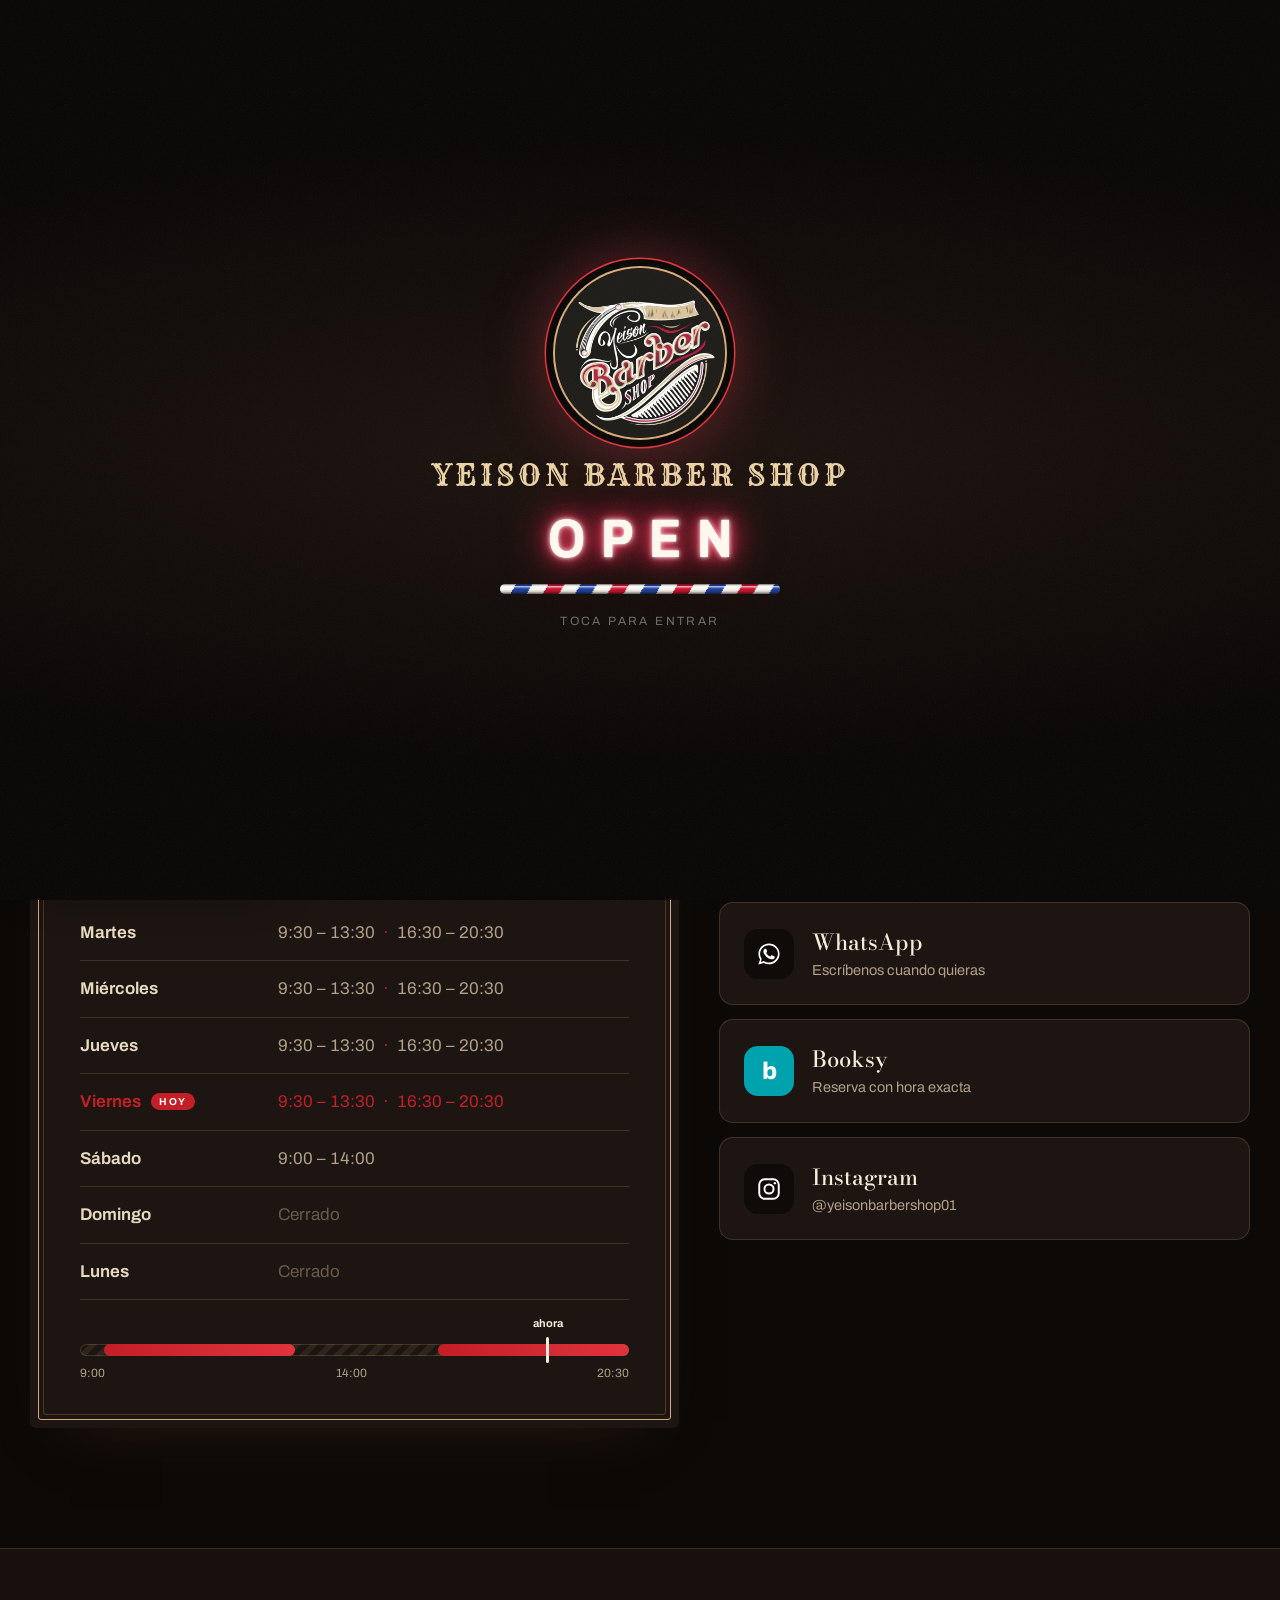
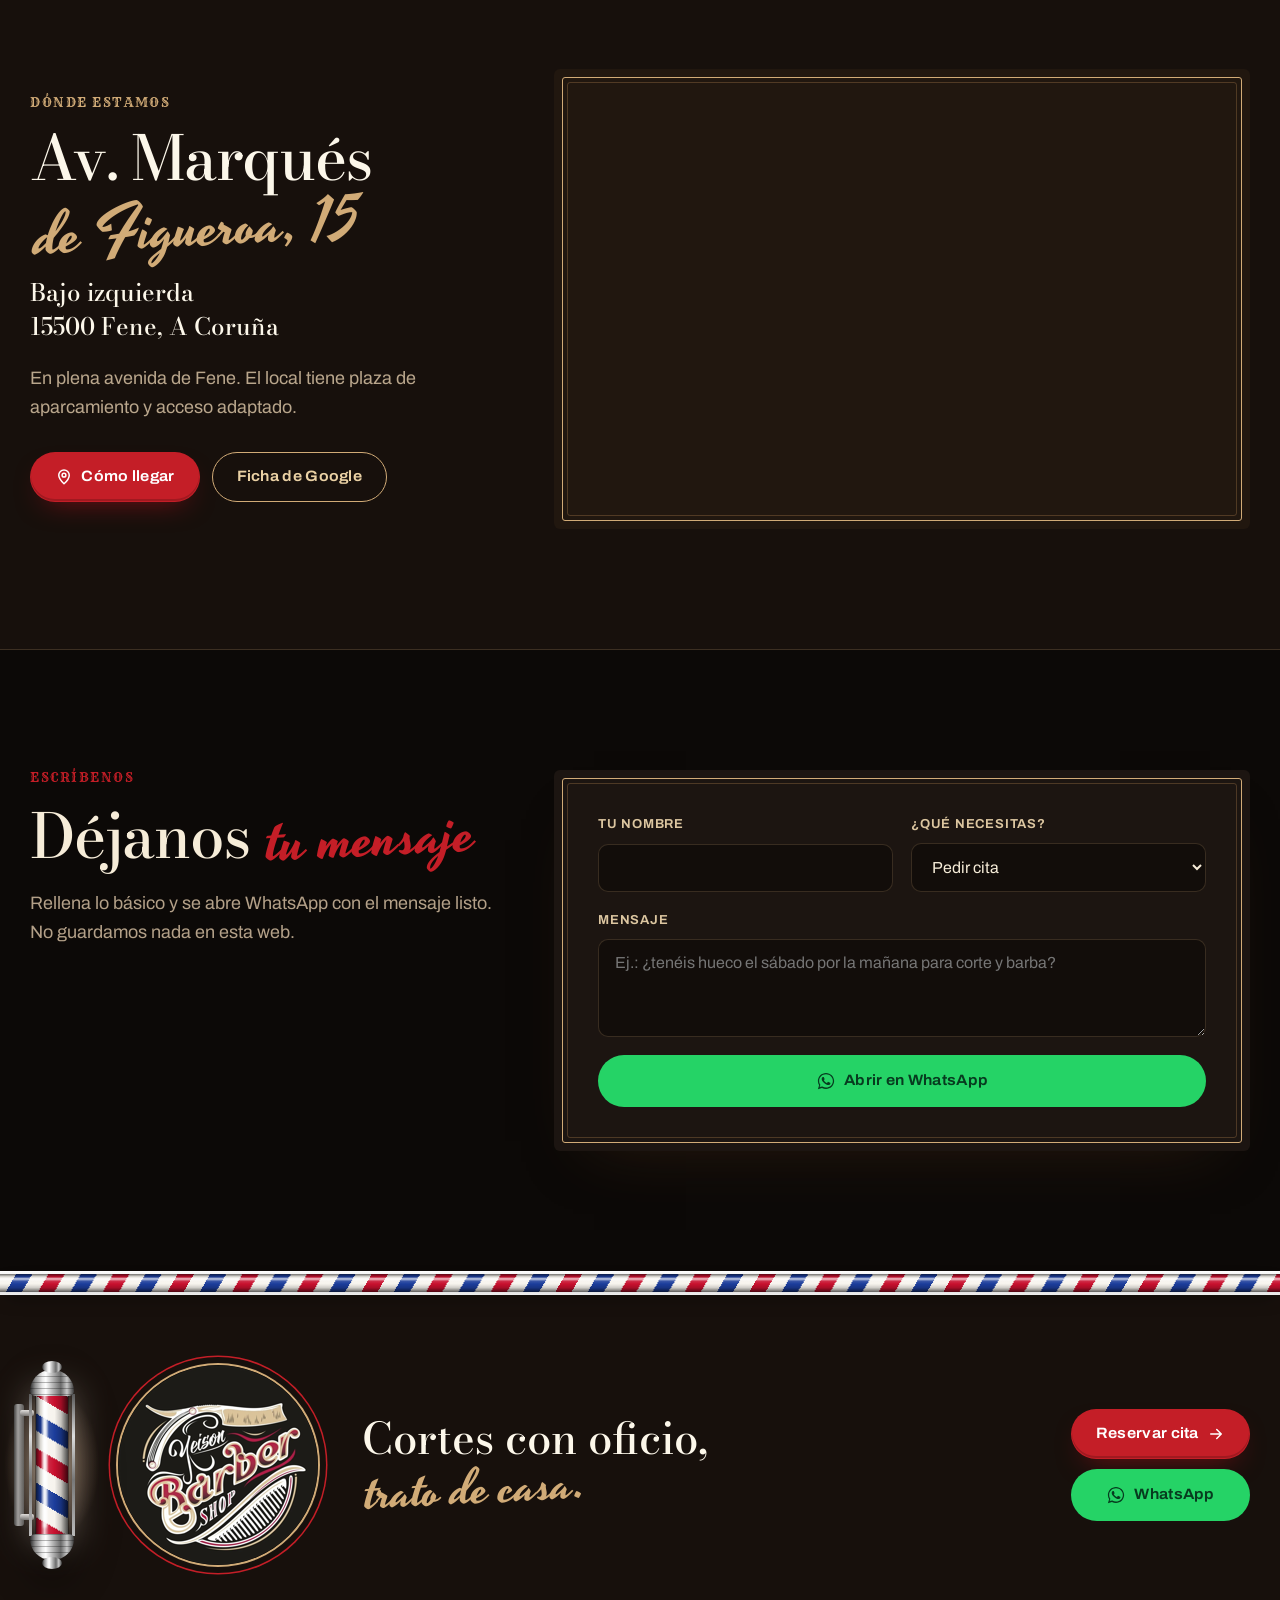
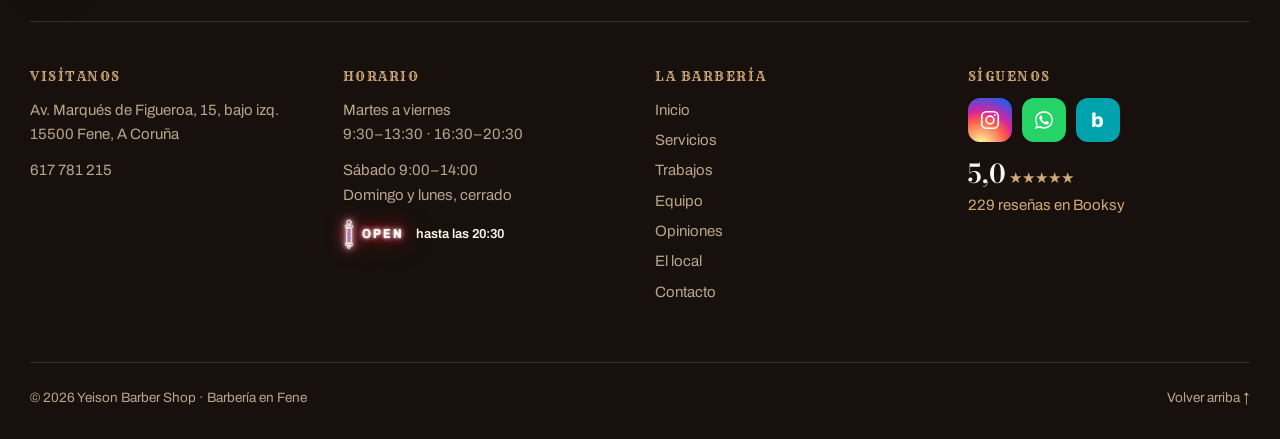
<file: contacto.html>
<!doctype html>
<html lang="es">
<head>
<meta charset="utf-8">
<meta name="viewport" content="width=device-width, initial-scale=1, viewport-fit=cover">
<title>Horario y contacto · Yeison Barber Shop, Fene</title>
<meta name="description" content="Horario de Yeison Barber Shop: de martes a viernes 9:30–13:30 y 16:30–20:30, sábado 9:00–14:00. Av. Marqués de Figueroa, 15, Fene. Tel. 617 781 215.">
<meta name="theme-color" content="#0c0907">
<link rel="icon" type="image/png" sizes="48x48" href="assets/img/marca/favicon-48.png">
<link rel="apple-touch-icon" href="assets/img/marca/apple-touch-icon.png">
<link rel="manifest" href="site.webmanifest">
<meta property="og:type" content="website">
<meta property="og:locale" content="es_ES">
<meta property="og:site_name" content="Yeison Barber Shop">
<meta property="og:title" content="Horario y contacto · Yeison Barber Shop, Fene">
<meta property="og:description" content="Horario de Yeison Barber Shop: de martes a viernes 9:30–13:30 y 16:30–20:30, sábado 9:00–14:00. Av. Marqués de Figueroa, 15, Fene. Tel. 617 781 215.">
<meta property="og:url" content="https://kodillo.github.io/YeisonBarberShop/contacto.html">
<link rel="canonical" href="https://kodillo.github.io/YeisonBarberShop/contacto.html">
<meta property="og:image" content="https://kodillo.github.io/YeisonBarberShop/assets/img/og-yeison.jpg">
<meta property="og:image:secure_url" content="https://kodillo.github.io/YeisonBarberShop/assets/img/og-yeison.jpg">
<meta property="og:image:type" content="image/jpeg">
<meta property="og:image:alt" content="Sello de Yeison Barber Shop con valoración 5,0, servicios y dirección en Fene">
<meta name="twitter:image" content="https://kodillo.github.io/YeisonBarberShop/assets/img/og-yeison.jpg">
<meta name="twitter:title" content="Horario y contacto · Yeison Barber Shop, Fene">
<meta name="twitter:description" content="Horario de Yeison Barber Shop: de martes a viernes 9:30–13:30 y 16:30–20:30, sábado 9:00–14:00. Av. Marqués de Figueroa, 15, Fene. Tel. 617 781 215.">
<meta property="og:image:width" content="1200">
<meta property="og:image:height" content="630">
<meta name="twitter:card" content="summary_large_image">
<link rel="preload" href="assets/fonts/bodoni-moda-latin-wght-normal.woff2" as="font" type="font/woff2" crossorigin>
<link rel="preload" href="assets/fonts/archivo-latin-wdth-normal.woff2" as="font" type="font/woff2" crossorigin>
<link rel="stylesheet" href="assets/css/site.css?v=mus6ccew">
<link rel="stylesheet" href="assets/css/fx.css?v=mus6ccew">
<script>(function(d){d.classList.add('js');var t;try{var q=new URLSearchParams(location.search).get('tema');if(q==='negro'||q==='crema')localStorage.setItem('yb-tema',q);t=localStorage.getItem('yb-tema');if(sessionStorage.getItem('yb-nav'))d.classList.add('is-entering')}catch(e){}if(t!=='crema')d.setAttribute('data-theme','negro');try{if(!sessionStorage.getItem('yb-intro')&&!sessionStorage.getItem('yb-nav')&&!matchMedia('(prefers-reduced-motion: reduce)').matches)d.classList.add('show-intro')}catch(e){}})(document.documentElement)</script>

</head>
<body class="page-contacto">
<a class="skip" href="#contenido">Saltar al contenido</a>
<div class="intro" aria-hidden="true">
  <div class="intro-half intro-top"></div><div class="intro-half intro-bottom"></div>
  <div class="intro-core">
    <div class="intro-seal"><img src="assets/img/marca/logo-negro.png" alt="" width="640" height="640"></div>
    <p class="intro-name">Yeison Barber Shop</p>
    <p class="intro-neon">OPEN</p>
    <div class="intro-tube"><span></span></div>
    <p class="intro-skip">Toca para entrar</p>
  </div>
</div>
<div class="toasts" aria-live="polite"></div>
<div class="veil" aria-hidden="true"><div class="veil-pole"></div><img src="assets/img/marca/logo-sm.png" alt="" width="420" height="365"></div>
<div class="pole-progress" aria-hidden="true"><span></span></div>

<header class="site-header">
  <div class="wrap header-in">
    <a class="brand" href="index.html" aria-label="Yeison Barber Shop, inicio">
      <img src="assets/img/marca/logo-sm.png" width="420" height="365" alt="">
    </a>
    <nav class="nav" id="nav" aria-label="Principal">
      <a href="index.html" class="nav-home">Inicio</a>
      <a href="servicios.html">Servicios</a>
      <a href="trabajos.html">Trabajos</a>
      <a href="equipo.html">Equipo</a>
      <a href="opiniones.html">Opiniones</a>
      <a href="el-local.html">El local</a>
      <a href="contacto.html" aria-current="page">Contacto</a>
      <div class="nav-extra">
        <a class="btn btn-red" href="https://booksy.com/es-es/69152_yeisonbarbershop_barberia_60431_a-fraga" target="_blank" rel="noopener">Reservar en Booksy <svg class="i-arrow" viewBox="0 0 24 24" aria-hidden="true"><path d="M5 12h13m-5-6 6 6-6 6"/></svg></a>
        <p><a href="tel:+34617781215">617 781 215</a> · Av. Marqués de Figueroa, 15 · Fene</p>
      </div>
    </nav>
    <span class="status status-head" data-status><i></i><span>Consultando horario…</span></span>
    <a class="btn btn-red btn-sm header-cta" href="https://booksy.com/es-es/69152_yeisonbarbershop_barberia_60431_a-fraga" target="_blank" rel="noopener">Reservar</a>
    <button class="menu-btn" aria-controls="nav" aria-expanded="false" aria-label="Abrir menú"><span></span><span></span><span></span></button>
  </div>
</header>

<main id="contenido">
<section class="page-hero">
  <div class="wrap page-hero-in">
    <p class="crumbs"><a href="index.html">Inicio</a> <span>/</span> Contacto</p>
    <p class="eyebrow">VI · Horario y contacto</p>
    <h1 class="split">Te esperamos <span class="script">en la avenida</span></h1>
    <svg class="swash " viewBox="0 0 320 28" aria-hidden="true"><path class="sw-l" d="M150 14C118 2 72 26 38 14 24 9 12 10 2 16"/><path class="sw-r" d="M170 14c32-12 78 12 112 0 14-5 26-4 36 2"/><path class="sw-d" d="m160 6 8 8-8 8-8-8z"/></svg>
    <p class="status status-pill status-big" data-status><i></i><span>Consultando horario…</span></p>
  </div>
  <img class="page-hero-art" src="assets/img/local.jpg" alt="" aria-hidden="true" width="1100" height="619">
</section>

<section class="section contact">
  <div class="wrap contact-in">
    <div class="contact-card frame reveal">
      <h2>Horario</h2>
      <table class="hours">
        <caption class="sr">Horario de apertura</caption>
        <tbody>
          <tr data-day="2"><th>Martes</th><td>9:30 – 13:30 <span>·</span> 16:30 – 20:30</td></tr>
          <tr data-day="3"><th>Miércoles</th><td>9:30 – 13:30 <span>·</span> 16:30 – 20:30</td></tr>
          <tr data-day="4"><th>Jueves</th><td>9:30 – 13:30 <span>·</span> 16:30 – 20:30</td></tr>
          <tr data-day="5"><th>Viernes</th><td>9:30 – 13:30 <span>·</span> 16:30 – 20:30</td></tr>
          <tr data-day="6"><th>Sábado</th><td>9:00 – 14:00</td></tr>
          <tr data-day="0" class="closed"><th>Domingo</th><td>Cerrado</td></tr>
          <tr data-day="1" class="closed"><th>Lunes</th><td>Cerrado</td></tr>
        </tbody>
      </table>
      <div class="day-bar" data-daybar aria-hidden="true"><span class="day-now"></span></div>
      <p class="day-bar-legend" aria-hidden="true"><span>9:00</span><span>14:00</span><span>20:30</span></p>
    </div>

    <div class="contact-ways">
      <a class="way reveal" href="tel:+34617781215"><svg class="i-line" viewBox="0 0 24 24" aria-hidden="true"><path d="M6.6 3.5 9 3l1.6 4.2-2 1.4a11 11 0 0 0 6.8 6.8l1.4-2L21 15l-.5 2.4a2.5 2.5 0 0 1-2.6 2A16 16 0 0 1 4.6 6.1a2.5 2.5 0 0 1 2-2.6Z"/></svg><span><b>Llamar</b>617 781 215</span></a>
      <a class="way way-wa reveal" href="https://wa.me/34617781215?text=Hola%20Yeison%2C%20quer%C3%ADa%20pedir%20cita" target="_blank" rel="noopener"><svg class="i-wa" viewBox="0 0 32 32" aria-hidden="true"><path d="M16 3C8.8 3 3 8.7 3 15.8c0 2.5.7 4.9 2 6.9L3 29l6.5-1.9c2 1.1 4.2 1.6 6.5 1.6 7.2 0 13-5.7 13-12.8S23.2 3 16 3Zm0 23.4c-2.1 0-4.1-.6-5.8-1.6l-.4-.2-3.9 1.1 1.1-3.7-.3-.4a10.4 10.4 0 0 1-1.7-5.8C5 10 9.9 5.3 16 5.3S27 10 27 15.8s-4.9 10.6-11 10.6Zm6-7.9c-.3-.2-2-1-2.3-1.1-.3-.1-.5-.2-.8.2l-1 1.3c-.2.2-.4.2-.7.1a9 9 0 0 1-4.5-3.9c-.3-.6.3-.5 1-1.8.1-.2 0-.4 0-.6l-1-2.5c-.3-.7-.6-.6-.8-.6h-.7c-.2 0-.6.1-.9.4-.3.3-1.2 1.2-1.2 2.9s1.2 3.4 1.4 3.6c.2.2 2.4 3.7 5.9 5.2 2.2.9 3 1 4.1.8.7-.1 2-.8 2.3-1.6.3-.8.3-1.5.2-1.6-.1-.2-.3-.3-.6-.4Z"/></svg><span><b>WhatsApp</b>Escríbenos cuando quieras</span></a>
      <a class="way way-bk reveal" href="https://booksy.com/es-es/69152_yeisonbarbershop_barberia_60431_a-fraga" target="_blank" rel="noopener"><i class="bk">b</i><span><b>Booksy</b>Reserva con hora exacta</span></a>
      <a class="way way-ig reveal" href="https://www.instagram.com/yeisonbarbershop01/" target="_blank" rel="noopener"><svg class="i-ig" viewBox="0 0 24 24" aria-hidden="true"><rect x="3" y="3" width="18" height="18" rx="5"/><circle cx="12" cy="12" r="4.2"/><circle cx="17.4" cy="6.6" r="1.1" class="dot"/></svg><span><b>Instagram</b>@yeisonbarbershop01</span></a>
    </div>
  </div>
</section>

<section class="section section-ink map-sec">
  <div class="wrap map-in">
    <div class="reveal">
      <p class="eyebrow">Dónde estamos</p>
      <h2 class="split">Av. Marqués <span class="script">de Figueroa, 15</span></h2>
      <address>Bajo izquierda<br>15500 Fene, A Coruña</address>
      <p class="sec-lead">En plena avenida de Fene. El local tiene plaza de aparcamiento y acceso adaptado.</p>
      <div class="visit-btns">
        <a class="btn btn-red" href="https://www.google.com/maps/dir/?api=1&destination=Yeisonbarbershop%2C%20Av.%20Marqu%C3%A9s%20de%20Figueroa%2015%2C%2015500%20Fene" target="_blank" rel="noopener"><svg class="i-line" viewBox="0 0 24 24" aria-hidden="true"><path d="M12 21s-7-6.2-7-11.5a7 7 0 0 1 14 0C19 14.8 12 21 12 21Z"/><circle cx="12" cy="9.5" r="2.5"/></svg> Cómo llegar</a>
        <a class="btn btn-gold-line" href="https://share.google/eSzthD45pywfF91vz" target="_blank" rel="noopener">Ficha de Google</a>
      </div>
    </div>
    <div class="map frame reveal">
      <iframe title="Mapa: Yeison Barber Shop en Fene" loading="lazy" referrerpolicy="no-referrer-when-downgrade" src="https://maps.google.com/maps?q=Yeisonbarbershop%2C%20Avenida%20Marqu%C3%A9s%20de%20Figueroa%2015%2C%2015500%20Fene&z=16&output=embed"></iframe>
    </div>
  </div>
</section>

<section class="section msg-sec">
  <div class="wrap msg-in">
    <header class="reveal">
      <p class="eyebrow">Escríbenos</p>
      <h2 class="split">Déjanos <span class="script">tu mensaje</span></h2>
      <p class="sec-lead">Rellena lo básico y se abre WhatsApp con el mensaje listo. No guardamos nada en esta web.</p>
    </header>
    <form class="msg-form frame reveal" data-msg>
      <label>Tu nombre<input name="nombre" autocomplete="given-name" required></label>
      <label>¿Qué necesitas?
        <select name="motivo">
          <option>Pedir cita</option>
          <option>Cambiar una cita</option>
          <option>Preguntar un precio</option>
          <option>Otra cosa</option>
        </select>
      </label>
      <label class="full">Mensaje<textarea name="mensaje" rows="4" placeholder="Ej.: ¿tenéis hueco el sábado por la mañana para corte y barba?"></textarea></label>
      <button class="btn btn-wa full" type="submit"><svg class="i-wa" viewBox="0 0 32 32" aria-hidden="true"><path d="M16 3C8.8 3 3 8.7 3 15.8c0 2.5.7 4.9 2 6.9L3 29l6.5-1.9c2 1.1 4.2 1.6 6.5 1.6 7.2 0 13-5.7 13-12.8S23.2 3 16 3Zm0 23.4c-2.1 0-4.1-.6-5.8-1.6l-.4-.2-3.9 1.1 1.1-3.7-.3-.4a10.4 10.4 0 0 1-1.7-5.8C5 10 9.9 5.3 16 5.3S27 10 27 15.8s-4.9 10.6-11 10.6Zm6-7.9c-.3-.2-2-1-2.3-1.1-.3-.1-.5-.2-.8.2l-1 1.3c-.2.2-.4.2-.7.1a9 9 0 0 1-4.5-3.9c-.3-.6.3-.5 1-1.8.1-.2 0-.4 0-.6l-1-2.5c-.3-.7-.6-.6-.8-.6h-.7c-.2 0-.6.1-.9.4-.3.3-1.2 1.2-1.2 2.9s1.2 3.4 1.4 3.6c.2.2 2.4 3.7 5.9 5.2 2.2.9 3 1 4.1.8.7-.1 2-.8 2.3-1.6.3-.8.3-1.5.2-1.6-.1-.2-.3-.3-.6-.4Z"/></svg> Abrir en WhatsApp</button>
    </form>
  </div>
</section>
</main>

<footer class="site-footer">
  <div class="footer-pole" aria-hidden="true"></div>
  <div class="wrap footer-top">
    <div class="lamp footer-lamp" aria-hidden="true"><span class="lamp-mount"></span><span class="lamp-cap lamp-top"></span><span class="lamp-glass"></span><span class="lamp-cap lamp-bottom"></span></div>
    <a class="footer-logo" href="index.html" aria-label="Inicio"><img src="assets/img/marca/logo-sm.png" width="420" height="365" alt="Yeison Barber Shop"></a>
    <p class="footer-claim">Cortes con oficio,<br><span class="script">trato de casa.</span></p>
    <div class="footer-cta">
      <a class="btn btn-red" href="https://booksy.com/es-es/69152_yeisonbarbershop_barberia_60431_a-fraga" target="_blank" rel="noopener">Reservar cita <svg class="i-arrow" viewBox="0 0 24 24" aria-hidden="true"><path d="M5 12h13m-5-6 6 6-6 6"/></svg></a>
      <a class="btn btn-wa" href="https://wa.me/34617781215?text=Hola%20Yeison%2C%20quer%C3%ADa%20pedir%20cita" target="_blank" rel="noopener"><svg class="i-wa" viewBox="0 0 32 32" aria-hidden="true"><path d="M16 3C8.8 3 3 8.7 3 15.8c0 2.5.7 4.9 2 6.9L3 29l6.5-1.9c2 1.1 4.2 1.6 6.5 1.6 7.2 0 13-5.7 13-12.8S23.2 3 16 3Zm0 23.4c-2.1 0-4.1-.6-5.8-1.6l-.4-.2-3.9 1.1 1.1-3.7-.3-.4a10.4 10.4 0 0 1-1.7-5.8C5 10 9.9 5.3 16 5.3S27 10 27 15.8s-4.9 10.6-11 10.6Zm6-7.9c-.3-.2-2-1-2.3-1.1-.3-.1-.5-.2-.8.2l-1 1.3c-.2.2-.4.2-.7.1a9 9 0 0 1-4.5-3.9c-.3-.6.3-.5 1-1.8.1-.2 0-.4 0-.6l-1-2.5c-.3-.7-.6-.6-.8-.6h-.7c-.2 0-.6.1-.9.4-.3.3-1.2 1.2-1.2 2.9s1.2 3.4 1.4 3.6c.2.2 2.4 3.7 5.9 5.2 2.2.9 3 1 4.1.8.7-.1 2-.8 2.3-1.6.3-.8.3-1.5.2-1.6-.1-.2-.3-.3-.6-.4Z"/></svg> WhatsApp</a>
    </div>
  </div>
  <div class="wrap footer-cols">
    <div>
      <h2>Visítanos</h2>
      <p>Av. Marqués de Figueroa, 15, bajo izq.<br>15500 Fene, A Coruña</p>
      <p><a href="tel:+34617781215">617 781 215</a></p>
    </div>
    <div>
      <h2>Horario</h2>
      <p>Martes a viernes<br>9:30–13:30 · 16:30–20:30</p>
      <p>Sábado 9:00–14:00<br>Domingo y lunes, cerrado</p>
      <p class="status" data-status><i></i><span>…</span></p>
    </div>
    <div>
      <h2>La barbería</h2>
      <p class="footer-links"><a href="index.html">Inicio</a><a href="servicios.html">Servicios</a><a href="trabajos.html">Trabajos</a><a href="equipo.html">Equipo</a><a href="opiniones.html">Opiniones</a><a href="el-local.html">El local</a><a href="contacto.html">Contacto</a></p>
    </div>
    <div>
      <h2>Síguenos</h2>
      <p class="socials">
        <a class="soc soc-ig" href="https://www.instagram.com/yeisonbarbershop01/" target="_blank" rel="noopener" aria-label="Instagram"><svg class="i-ig" viewBox="0 0 24 24" aria-hidden="true"><rect x="3" y="3" width="18" height="18" rx="5"/><circle cx="12" cy="12" r="4.2"/><circle cx="17.4" cy="6.6" r="1.1" class="dot"/></svg></a>
        <a class="soc soc-wa" href="https://wa.me/34617781215?text=Hola%20Yeison%2C%20quer%C3%ADa%20pedir%20cita" target="_blank" rel="noopener" aria-label="WhatsApp"><svg class="i-wa" viewBox="0 0 32 32" aria-hidden="true"><path d="M16 3C8.8 3 3 8.7 3 15.8c0 2.5.7 4.9 2 6.9L3 29l6.5-1.9c2 1.1 4.2 1.6 6.5 1.6 7.2 0 13-5.7 13-12.8S23.2 3 16 3Zm0 23.4c-2.1 0-4.1-.6-5.8-1.6l-.4-.2-3.9 1.1 1.1-3.7-.3-.4a10.4 10.4 0 0 1-1.7-5.8C5 10 9.9 5.3 16 5.3S27 10 27 15.8s-4.9 10.6-11 10.6Zm6-7.9c-.3-.2-2-1-2.3-1.1-.3-.1-.5-.2-.8.2l-1 1.3c-.2.2-.4.2-.7.1a9 9 0 0 1-4.5-3.9c-.3-.6.3-.5 1-1.8.1-.2 0-.4 0-.6l-1-2.5c-.3-.7-.6-.6-.8-.6h-.7c-.2 0-.6.1-.9.4-.3.3-1.2 1.2-1.2 2.9s1.2 3.4 1.4 3.6c.2.2 2.4 3.7 5.9 5.2 2.2.9 3 1 4.1.8.7-.1 2-.8 2.3-1.6.3-.8.3-1.5.2-1.6-.1-.2-.3-.3-.6-.4Z"/></svg></a>
        <a class="soc soc-bk" href="https://booksy.com/es-es/69152_yeisonbarbershop_barberia_60431_a-fraga" target="_blank" rel="noopener" aria-label="Booksy">b</a>
      </p>
      <p class="footer-rating"><b>5,0</b> ★★★★★<br>229 reseñas en Booksy</p>
    </div>
  </div>
  <div class="wrap footer-base">
    <p>© <span data-year>2026</span> Yeison Barber Shop · Barbería en Fene</p>
    <a href="#contenido" class="to-top">Volver arriba ↑</a>
  </div>
</footer>

<div class="theme-switch" role="group" aria-label="Color de la web">
  <span class="theme-switch-label">Estilo</span>
  <button type="button" data-theme-set="negro" aria-pressed="true"><i class="sw-negro" aria-hidden="true"></i>Negro</button>
  <button type="button" data-theme-set="crema" aria-pressed="false"><i class="sw-crema" aria-hidden="true"></i>Crema</button>
</div>

<nav class="dock" aria-label="Acciones rápidas">
  <a href="tel:+34617781215"><svg class="i-line" viewBox="0 0 24 24" aria-hidden="true"><path d="M6.6 3.5 9 3l1.6 4.2-2 1.4a11 11 0 0 0 6.8 6.8l1.4-2L21 15l-.5 2.4a2.5 2.5 0 0 1-2.6 2A16 16 0 0 1 4.6 6.1a2.5 2.5 0 0 1 2-2.6Z"/></svg><span>Llamar</span></a>
  <a href="https://wa.me/34617781215?text=Hola%20Yeison%2C%20quer%C3%ADa%20pedir%20cita" target="_blank" rel="noopener" class="dock-wa"><svg class="i-wa" viewBox="0 0 32 32" aria-hidden="true"><path d="M16 3C8.8 3 3 8.7 3 15.8c0 2.5.7 4.9 2 6.9L3 29l6.5-1.9c2 1.1 4.2 1.6 6.5 1.6 7.2 0 13-5.7 13-12.8S23.2 3 16 3Zm0 23.4c-2.1 0-4.1-.6-5.8-1.6l-.4-.2-3.9 1.1 1.1-3.7-.3-.4a10.4 10.4 0 0 1-1.7-5.8C5 10 9.9 5.3 16 5.3S27 10 27 15.8s-4.9 10.6-11 10.6Zm6-7.9c-.3-.2-2-1-2.3-1.1-.3-.1-.5-.2-.8.2l-1 1.3c-.2.2-.4.2-.7.1a9 9 0 0 1-4.5-3.9c-.3-.6.3-.5 1-1.8.1-.2 0-.4 0-.6l-1-2.5c-.3-.7-.6-.6-.8-.6h-.7c-.2 0-.6.1-.9.4-.3.3-1.2 1.2-1.2 2.9s1.2 3.4 1.4 3.6c.2.2 2.4 3.7 5.9 5.2 2.2.9 3 1 4.1.8.7-.1 2-.8 2.3-1.6.3-.8.3-1.5.2-1.6-.1-.2-.3-.3-.6-.4Z"/></svg><span>WhatsApp</span></a>
  <a href="https://booksy.com/es-es/69152_yeisonbarbershop_barberia_60431_a-fraga" target="_blank" rel="noopener" class="dock-main">Reservar cita</a>
</nav>

<script src="assets/js/data.js?v=mus6ccew" defer></script>
<script src="assets/js/lenis.min.js" defer></script>
<script src="assets/js/main.js?v=mus6ccew" defer></script>
<script src="assets/js/fx.js?v=mus6ccew" defer></script>
</body>
</html>
</file>
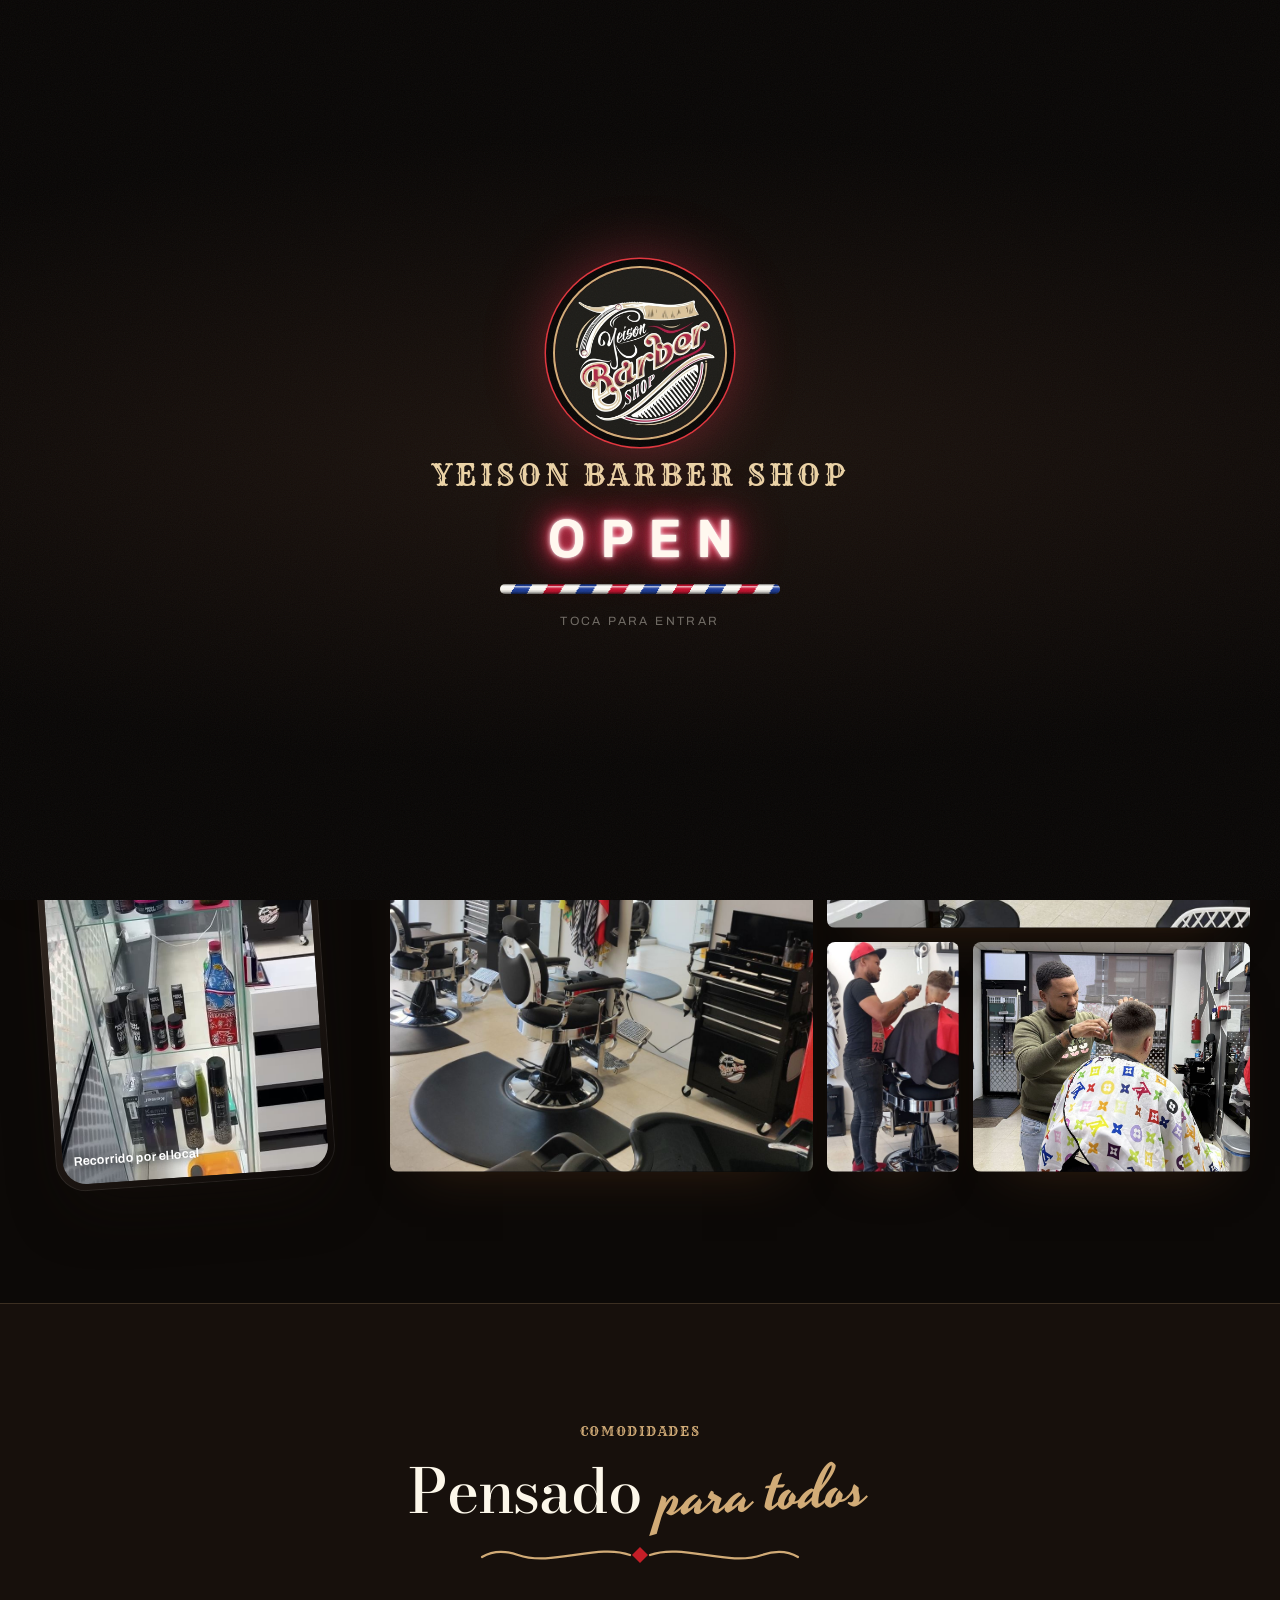
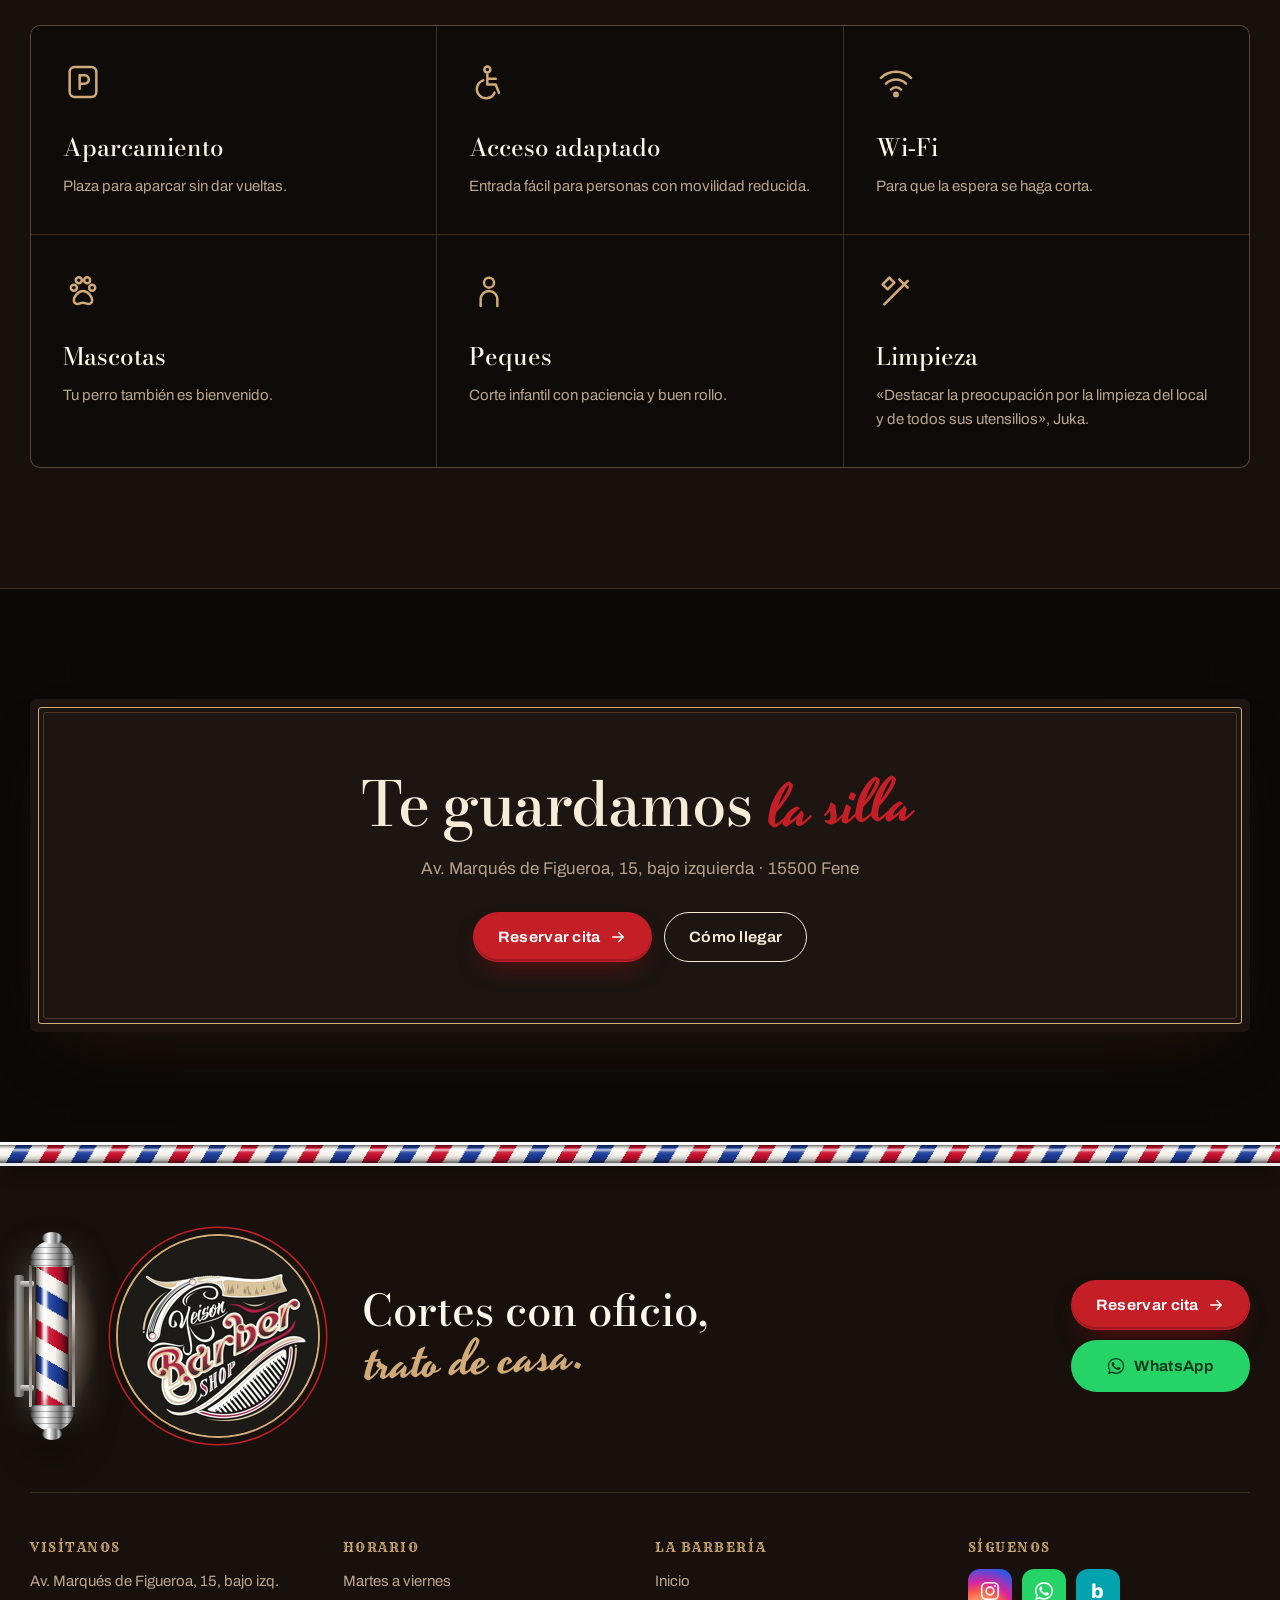
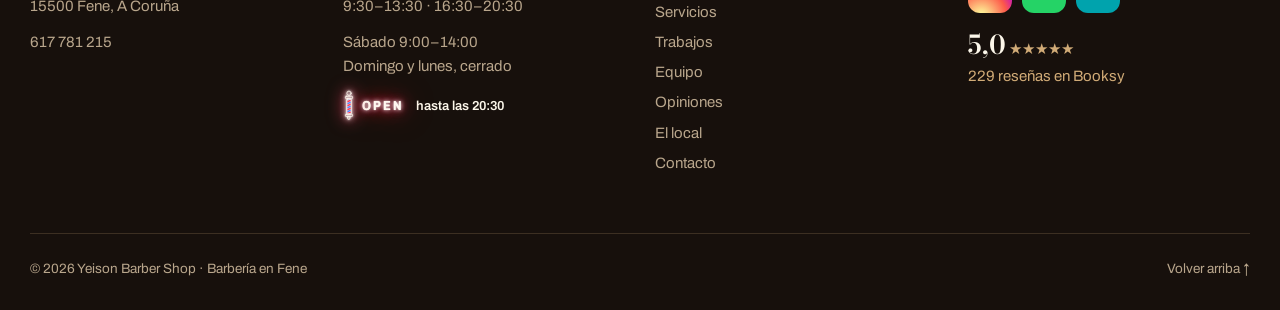
<file: el-local.html>
<!doctype html>
<html lang="es">
<head>
<meta charset="utf-8">
<meta name="viewport" content="width=device-width, initial-scale=1, viewport-fit=cover">
<title>El local · Yeison Barber Shop, Fene</title>
<meta name="description" content="Así es Yeison Barber Shop por dentro: sillones clásicos, espera cómoda, aparcamiento, acceso adaptado, Wi-Fi y mascotas bienvenidas. Av. Marqués de Figueroa, 15, Fene.">
<meta name="theme-color" content="#0c0907">
<link rel="icon" type="image/png" sizes="48x48" href="assets/img/marca/favicon-48.png">
<link rel="apple-touch-icon" href="assets/img/marca/apple-touch-icon.png">
<link rel="manifest" href="site.webmanifest">
<meta property="og:type" content="website">
<meta property="og:locale" content="es_ES">
<meta property="og:site_name" content="Yeison Barber Shop">
<meta property="og:title" content="El local · Yeison Barber Shop, Fene">
<meta property="og:description" content="Así es Yeison Barber Shop por dentro: sillones clásicos, espera cómoda, aparcamiento, acceso adaptado, Wi-Fi y mascotas bienvenidas. Av. Marqués de Figueroa, 15, Fene.">
<meta property="og:url" content="https://kodillo.github.io/YeisonBarberShop/el-local.html">
<link rel="canonical" href="https://kodillo.github.io/YeisonBarberShop/el-local.html">
<meta property="og:image" content="https://kodillo.github.io/YeisonBarberShop/assets/img/og-yeison.jpg">
<meta property="og:image:secure_url" content="https://kodillo.github.io/YeisonBarberShop/assets/img/og-yeison.jpg">
<meta property="og:image:type" content="image/jpeg">
<meta property="og:image:alt" content="Sello de Yeison Barber Shop con valoración 5,0, servicios y dirección en Fene">
<meta name="twitter:image" content="https://kodillo.github.io/YeisonBarberShop/assets/img/og-yeison.jpg">
<meta name="twitter:title" content="El local · Yeison Barber Shop, Fene">
<meta name="twitter:description" content="Así es Yeison Barber Shop por dentro: sillones clásicos, espera cómoda, aparcamiento, acceso adaptado, Wi-Fi y mascotas bienvenidas. Av. Marqués de Figueroa, 15, Fene.">
<meta property="og:image:width" content="1200">
<meta property="og:image:height" content="630">
<meta name="twitter:card" content="summary_large_image">
<link rel="preload" href="assets/fonts/bodoni-moda-latin-wght-normal.woff2" as="font" type="font/woff2" crossorigin>
<link rel="preload" href="assets/fonts/archivo-latin-wdth-normal.woff2" as="font" type="font/woff2" crossorigin>
<link rel="stylesheet" href="assets/css/site.css?v=mus6ccew">
<link rel="stylesheet" href="assets/css/fx.css?v=mus6ccew">
<script>(function(d){d.classList.add('js');var t;try{var q=new URLSearchParams(location.search).get('tema');if(q==='negro'||q==='crema')localStorage.setItem('yb-tema',q);t=localStorage.getItem('yb-tema');if(sessionStorage.getItem('yb-nav'))d.classList.add('is-entering')}catch(e){}if(t!=='crema')d.setAttribute('data-theme','negro');try{if(!sessionStorage.getItem('yb-intro')&&!sessionStorage.getItem('yb-nav')&&!matchMedia('(prefers-reduced-motion: reduce)').matches)d.classList.add('show-intro')}catch(e){}})(document.documentElement)</script>

</head>
<body class="page-local">
<a class="skip" href="#contenido">Saltar al contenido</a>
<div class="intro" aria-hidden="true">
  <div class="intro-half intro-top"></div><div class="intro-half intro-bottom"></div>
  <div class="intro-core">
    <div class="intro-seal"><img src="assets/img/marca/logo-negro.png" alt="" width="640" height="640"></div>
    <p class="intro-name">Yeison Barber Shop</p>
    <p class="intro-neon">OPEN</p>
    <div class="intro-tube"><span></span></div>
    <p class="intro-skip">Toca para entrar</p>
  </div>
</div>
<div class="toasts" aria-live="polite"></div>
<div class="veil" aria-hidden="true"><div class="veil-pole"></div><img src="assets/img/marca/logo-sm.png" alt="" width="420" height="365"></div>
<div class="pole-progress" aria-hidden="true"><span></span></div>

<header class="site-header">
  <div class="wrap header-in">
    <a class="brand" href="index.html" aria-label="Yeison Barber Shop, inicio">
      <img src="assets/img/marca/logo-sm.png" width="420" height="365" alt="">
    </a>
    <nav class="nav" id="nav" aria-label="Principal">
      <a href="index.html" class="nav-home">Inicio</a>
      <a href="servicios.html">Servicios</a>
      <a href="trabajos.html">Trabajos</a>
      <a href="equipo.html">Equipo</a>
      <a href="opiniones.html">Opiniones</a>
      <a href="el-local.html" aria-current="page">El local</a>
      <a href="contacto.html">Contacto</a>
      <div class="nav-extra">
        <a class="btn btn-red" href="https://booksy.com/es-es/69152_yeisonbarbershop_barberia_60431_a-fraga" target="_blank" rel="noopener">Reservar en Booksy <svg class="i-arrow" viewBox="0 0 24 24" aria-hidden="true"><path d="M5 12h13m-5-6 6 6-6 6"/></svg></a>
        <p><a href="tel:+34617781215">617 781 215</a> · Av. Marqués de Figueroa, 15 · Fene</p>
      </div>
    </nav>
    <span class="status status-head" data-status><i></i><span>Consultando horario…</span></span>
    <a class="btn btn-red btn-sm header-cta" href="https://booksy.com/es-es/69152_yeisonbarbershop_barberia_60431_a-fraga" target="_blank" rel="noopener">Reservar</a>
    <button class="menu-btn" aria-controls="nav" aria-expanded="false" aria-label="Abrir menú"><span></span><span></span><span></span></button>
  </div>
</header>

<main id="contenido">
<section class="page-hero">
  <div class="wrap page-hero-in">
    <p class="crumbs"><a href="index.html">Inicio</a> <span>/</span> El local</p>
    <p class="eyebrow">V · El local</p>
    <h1 class="split">Pasa, <span class="script">estás en tu casa</span></h1>
    <svg class="swash " viewBox="0 0 320 28" aria-hidden="true"><path class="sw-l" d="M150 14C118 2 72 26 38 14 24 9 12 10 2 16"/><path class="sw-r" d="M170 14c32-12 78 12 112 0 14-5 26-4 36 2"/><path class="sw-d" d="m160 6 8 8-8 8-8-8z"/></svg>
    <p class="lead">Un bajo amplio en plena Av. Marqués de Figueroa, con sillones de los de antes, tele, buena música y una espera que se pasa volando.</p>
  </div>
  <img class="page-hero-art" src="assets/img/trabajos/trabajo-43-sm.jpg" alt="" aria-hidden="true" width="520" height="693">
</section>

<section class="section local-tour">
  <div class="wrap tour-in">
    <figure class="phone phone-tilt reveal"><video data-src="assets/video/el-local.mp4" poster="assets/video/el-local.jpg" muted loop playsinline preload="none" aria-label="Vídeo recorriendo el interior de la barbería"></video><figcaption>Recorrido por el local</figcaption></figure>
    <div class="tour-photos">
      <figure class="razor tp tp-1 reveal"><img src="assets/img/trabajos/trabajo-43.jpg" alt="Interior con sillones clásicos, espejos y estanterías" loading="lazy" width="1100" height="1100"></figure>
      <figure class="razor tp tp-2 reveal"><img src="assets/img/local.jpg" alt="Zona de trabajo de la barbería" loading="lazy" width="1100" height="619"></figure>
      <figure class="razor tp tp-3 reveal"><img src="assets/img/trabajos/trabajo-42.jpg" alt="Yeison trabajando en un corte" loading="lazy" width="1100" height="1100"></figure>
      <figure class="razor tp tp-4 reveal"><img src="assets/img/trabajos/trabajo-22.jpg" alt="Yeison perfilando un degradado" loading="lazy" width="1100" height="1467"></figure>
    </div>
  </div>
</section>

<section class="section section-ink amenities">
  <div class="wrap">
    <header class="sec-head center reveal">
      <p class="eyebrow">Comodidades</p>
      <h2 class="split">Pensado <span class="script">para todos</span></h2>
      <svg class="swash swash-light" viewBox="0 0 320 28" aria-hidden="true"><path class="sw-l" d="M150 14C118 2 72 26 38 14 24 9 12 10 2 16"/><path class="sw-r" d="M170 14c32-12 78 12 112 0 14-5 26-4 36 2"/><path class="sw-d" d="m160 6 8 8-8 8-8-8z"/></svg>
    </header>
    <ul class="amen-grid">
      <li class="reveal"><svg viewBox="0 0 24 24" aria-hidden="true"><rect x="4" y="3" width="16" height="18" rx="3"/><path d="M10 16V8h3a2.5 2.5 0 0 1 0 5h-3"/></svg><h3>Aparcamiento</h3><p>Plaza para aparcar sin dar vueltas.</p></li>
      <li class="reveal"><svg viewBox="0 0 24 24" aria-hidden="true"><circle cx="11" cy="4.5" r="1.8"/><path d="M11 7.5v6h5l2 5M11 10h5M8.5 11a5.5 5.5 0 1 0 6.8 7.4"/></svg><h3>Acceso adaptado</h3><p>Entrada fácil para personas con movilidad reducida.</p></li>
      <li class="reveal"><svg viewBox="0 0 24 24" aria-hidden="true"><path d="M3 9.5a13 13 0 0 1 18 0M6 13a8.5 8.5 0 0 1 12 0M9 16.5a4 4 0 0 1 6 0"/><circle cx="12" cy="19.5" r="1"/></svg><h3>Wi‑Fi</h3><p>Para que la espera se haga corta.</p></li>
      <li class="reveal"><svg viewBox="0 0 24 24" aria-hidden="true"><circle cx="6.5" cy="10" r="1.8"/><circle cx="17.5" cy="10" r="1.8"/><circle cx="9.5" cy="5.5" r="1.8"/><circle cx="14.5" cy="5.5" r="1.8"/><path d="M12 12c-3 0-5.5 3.5-5.5 5.5 0 1.6 1.4 2.5 2.8 2.2 1-.2 1.8-.6 2.7-.6s1.7.4 2.7.6c1.4.3 2.8-.6 2.8-2.2C17.5 15.5 15 12 12 12Z"/></svg><h3>Mascotas</h3><p>Tu perro también es bienvenido.</p></li>
      <li class="reveal"><svg viewBox="0 0 24 24" aria-hidden="true"><circle cx="12" cy="7" r="3"/><path d="M7 21v-4a5 5 0 0 1 10 0v4"/></svg><h3>Peques</h3><p>Corte infantil con paciencia y buen rollo.</p></li>
      <li class="reveal"><svg viewBox="0 0 24 24" aria-hidden="true"><path d="M5 20 19 6M14 5l5 5M4 8l4-4 3 3-4 4z"/></svg><h3>Limpieza</h3><p>«Destacar la preocupación por la limpieza del local y de todos sus utensilios», Juka.</p></li>
    </ul>
  </div>
</section>

<section class="section cta-strip">
  <div class="wrap cta-strip-in frame reveal">
    <h2 class="split">Te guardamos <span class="script">la silla</span></h2>
    <p>Av. Marqués de Figueroa, 15, bajo izquierda · 15500 Fene</p>
    <div class="visit-btns">
      <a class="btn btn-red" href="https://booksy.com/es-es/69152_yeisonbarbershop_barberia_60431_a-fraga" target="_blank" rel="noopener">Reservar cita <svg class="i-arrow" viewBox="0 0 24 24" aria-hidden="true"><path d="M5 12h13m-5-6 6 6-6 6"/></svg></a>
      <a class="btn btn-line" href="contacto.html">Cómo llegar</a>
    </div>
  </div>
</section>
</main>

<footer class="site-footer">
  <div class="footer-pole" aria-hidden="true"></div>
  <div class="wrap footer-top">
    <div class="lamp footer-lamp" aria-hidden="true"><span class="lamp-mount"></span><span class="lamp-cap lamp-top"></span><span class="lamp-glass"></span><span class="lamp-cap lamp-bottom"></span></div>
    <a class="footer-logo" href="index.html" aria-label="Inicio"><img src="assets/img/marca/logo-sm.png" width="420" height="365" alt="Yeison Barber Shop"></a>
    <p class="footer-claim">Cortes con oficio,<br><span class="script">trato de casa.</span></p>
    <div class="footer-cta">
      <a class="btn btn-red" href="https://booksy.com/es-es/69152_yeisonbarbershop_barberia_60431_a-fraga" target="_blank" rel="noopener">Reservar cita <svg class="i-arrow" viewBox="0 0 24 24" aria-hidden="true"><path d="M5 12h13m-5-6 6 6-6 6"/></svg></a>
      <a class="btn btn-wa" href="https://wa.me/34617781215?text=Hola%20Yeison%2C%20quer%C3%ADa%20pedir%20cita" target="_blank" rel="noopener"><svg class="i-wa" viewBox="0 0 32 32" aria-hidden="true"><path d="M16 3C8.8 3 3 8.7 3 15.8c0 2.5.7 4.9 2 6.9L3 29l6.5-1.9c2 1.1 4.2 1.6 6.5 1.6 7.2 0 13-5.7 13-12.8S23.2 3 16 3Zm0 23.4c-2.1 0-4.1-.6-5.8-1.6l-.4-.2-3.9 1.1 1.1-3.7-.3-.4a10.4 10.4 0 0 1-1.7-5.8C5 10 9.9 5.3 16 5.3S27 10 27 15.8s-4.9 10.6-11 10.6Zm6-7.9c-.3-.2-2-1-2.3-1.1-.3-.1-.5-.2-.8.2l-1 1.3c-.2.2-.4.2-.7.1a9 9 0 0 1-4.5-3.9c-.3-.6.3-.5 1-1.8.1-.2 0-.4 0-.6l-1-2.5c-.3-.7-.6-.6-.8-.6h-.7c-.2 0-.6.1-.9.4-.3.3-1.2 1.2-1.2 2.9s1.2 3.4 1.4 3.6c.2.2 2.4 3.7 5.9 5.2 2.2.9 3 1 4.1.8.7-.1 2-.8 2.3-1.6.3-.8.3-1.5.2-1.6-.1-.2-.3-.3-.6-.4Z"/></svg> WhatsApp</a>
    </div>
  </div>
  <div class="wrap footer-cols">
    <div>
      <h2>Visítanos</h2>
      <p>Av. Marqués de Figueroa, 15, bajo izq.<br>15500 Fene, A Coruña</p>
      <p><a href="tel:+34617781215">617 781 215</a></p>
    </div>
    <div>
      <h2>Horario</h2>
      <p>Martes a viernes<br>9:30–13:30 · 16:30–20:30</p>
      <p>Sábado 9:00–14:00<br>Domingo y lunes, cerrado</p>
      <p class="status" data-status><i></i><span>…</span></p>
    </div>
    <div>
      <h2>La barbería</h2>
      <p class="footer-links"><a href="index.html">Inicio</a><a href="servicios.html">Servicios</a><a href="trabajos.html">Trabajos</a><a href="equipo.html">Equipo</a><a href="opiniones.html">Opiniones</a><a href="el-local.html">El local</a><a href="contacto.html">Contacto</a></p>
    </div>
    <div>
      <h2>Síguenos</h2>
      <p class="socials">
        <a class="soc soc-ig" href="https://www.instagram.com/yeisonbarbershop01/" target="_blank" rel="noopener" aria-label="Instagram"><svg class="i-ig" viewBox="0 0 24 24" aria-hidden="true"><rect x="3" y="3" width="18" height="18" rx="5"/><circle cx="12" cy="12" r="4.2"/><circle cx="17.4" cy="6.6" r="1.1" class="dot"/></svg></a>
        <a class="soc soc-wa" href="https://wa.me/34617781215?text=Hola%20Yeison%2C%20quer%C3%ADa%20pedir%20cita" target="_blank" rel="noopener" aria-label="WhatsApp"><svg class="i-wa" viewBox="0 0 32 32" aria-hidden="true"><path d="M16 3C8.8 3 3 8.7 3 15.8c0 2.5.7 4.9 2 6.9L3 29l6.5-1.9c2 1.1 4.2 1.6 6.5 1.6 7.2 0 13-5.7 13-12.8S23.2 3 16 3Zm0 23.4c-2.1 0-4.1-.6-5.8-1.6l-.4-.2-3.9 1.1 1.1-3.7-.3-.4a10.4 10.4 0 0 1-1.7-5.8C5 10 9.9 5.3 16 5.3S27 10 27 15.8s-4.9 10.6-11 10.6Zm6-7.9c-.3-.2-2-1-2.3-1.1-.3-.1-.5-.2-.8.2l-1 1.3c-.2.2-.4.2-.7.1a9 9 0 0 1-4.5-3.9c-.3-.6.3-.5 1-1.8.1-.2 0-.4 0-.6l-1-2.5c-.3-.7-.6-.6-.8-.6h-.7c-.2 0-.6.1-.9.4-.3.3-1.2 1.2-1.2 2.9s1.2 3.4 1.4 3.6c.2.2 2.4 3.7 5.9 5.2 2.2.9 3 1 4.1.8.7-.1 2-.8 2.3-1.6.3-.8.3-1.5.2-1.6-.1-.2-.3-.3-.6-.4Z"/></svg></a>
        <a class="soc soc-bk" href="https://booksy.com/es-es/69152_yeisonbarbershop_barberia_60431_a-fraga" target="_blank" rel="noopener" aria-label="Booksy">b</a>
      </p>
      <p class="footer-rating"><b>5,0</b> ★★★★★<br>229 reseñas en Booksy</p>
    </div>
  </div>
  <div class="wrap footer-base">
    <p>© <span data-year>2026</span> Yeison Barber Shop · Barbería en Fene</p>
    <a href="#contenido" class="to-top">Volver arriba ↑</a>
  </div>
</footer>

<div class="theme-switch" role="group" aria-label="Color de la web">
  <span class="theme-switch-label">Estilo</span>
  <button type="button" data-theme-set="negro" aria-pressed="true"><i class="sw-negro" aria-hidden="true"></i>Negro</button>
  <button type="button" data-theme-set="crema" aria-pressed="false"><i class="sw-crema" aria-hidden="true"></i>Crema</button>
</div>

<nav class="dock" aria-label="Acciones rápidas">
  <a href="tel:+34617781215"><svg class="i-line" viewBox="0 0 24 24" aria-hidden="true"><path d="M6.6 3.5 9 3l1.6 4.2-2 1.4a11 11 0 0 0 6.8 6.8l1.4-2L21 15l-.5 2.4a2.5 2.5 0 0 1-2.6 2A16 16 0 0 1 4.6 6.1a2.5 2.5 0 0 1 2-2.6Z"/></svg><span>Llamar</span></a>
  <a href="https://wa.me/34617781215?text=Hola%20Yeison%2C%20quer%C3%ADa%20pedir%20cita" target="_blank" rel="noopener" class="dock-wa"><svg class="i-wa" viewBox="0 0 32 32" aria-hidden="true"><path d="M16 3C8.8 3 3 8.7 3 15.8c0 2.5.7 4.9 2 6.9L3 29l6.5-1.9c2 1.1 4.2 1.6 6.5 1.6 7.2 0 13-5.7 13-12.8S23.2 3 16 3Zm0 23.4c-2.1 0-4.1-.6-5.8-1.6l-.4-.2-3.9 1.1 1.1-3.7-.3-.4a10.4 10.4 0 0 1-1.7-5.8C5 10 9.9 5.3 16 5.3S27 10 27 15.8s-4.9 10.6-11 10.6Zm6-7.9c-.3-.2-2-1-2.3-1.1-.3-.1-.5-.2-.8.2l-1 1.3c-.2.2-.4.2-.7.1a9 9 0 0 1-4.5-3.9c-.3-.6.3-.5 1-1.8.1-.2 0-.4 0-.6l-1-2.5c-.3-.7-.6-.6-.8-.6h-.7c-.2 0-.6.1-.9.4-.3.3-1.2 1.2-1.2 2.9s1.2 3.4 1.4 3.6c.2.2 2.4 3.7 5.9 5.2 2.2.9 3 1 4.1.8.7-.1 2-.8 2.3-1.6.3-.8.3-1.5.2-1.6-.1-.2-.3-.3-.6-.4Z"/></svg><span>WhatsApp</span></a>
  <a href="https://booksy.com/es-es/69152_yeisonbarbershop_barberia_60431_a-fraga" target="_blank" rel="noopener" class="dock-main">Reservar cita</a>
</nav>

<script src="assets/js/data.js?v=mus6ccew" defer></script>
<script src="assets/js/lenis.min.js" defer></script>
<script src="assets/js/main.js?v=mus6ccew" defer></script>
<script src="assets/js/fx.js?v=mus6ccew" defer></script>
</body>
</html>
</file>
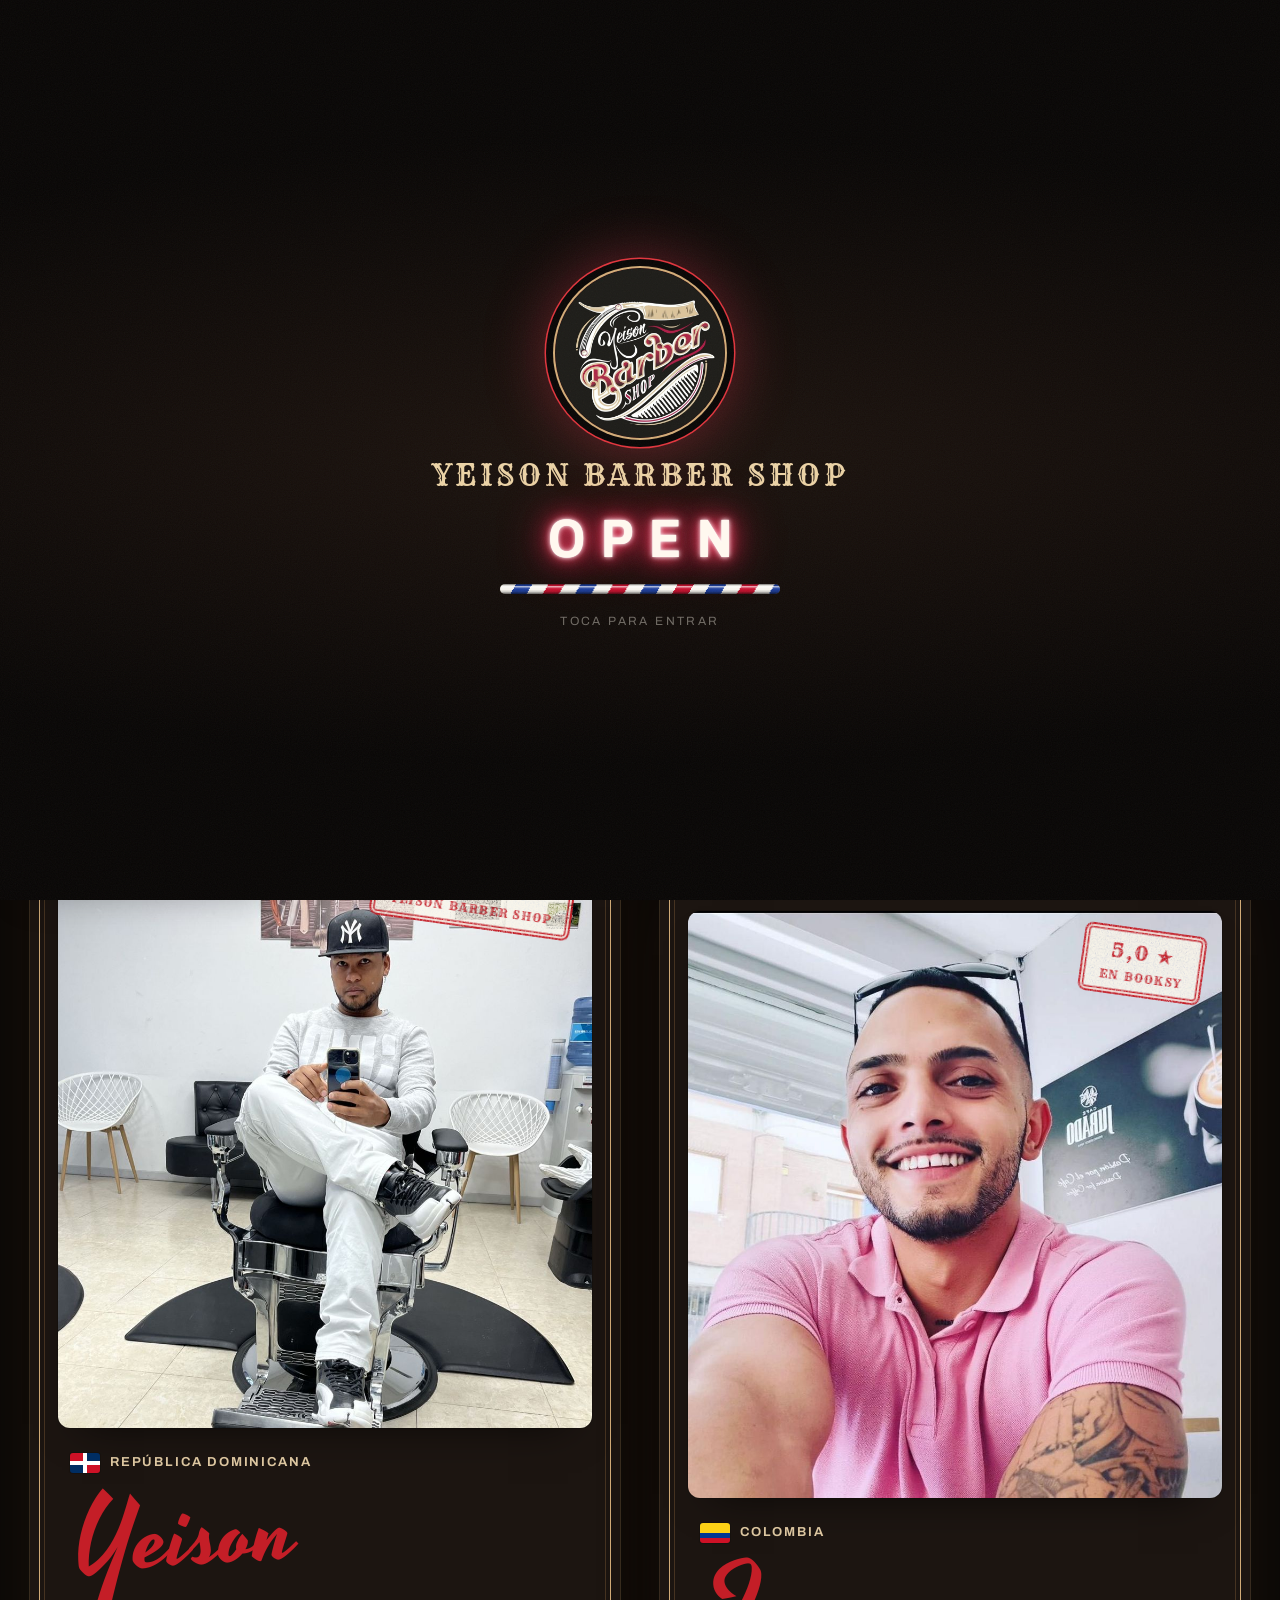
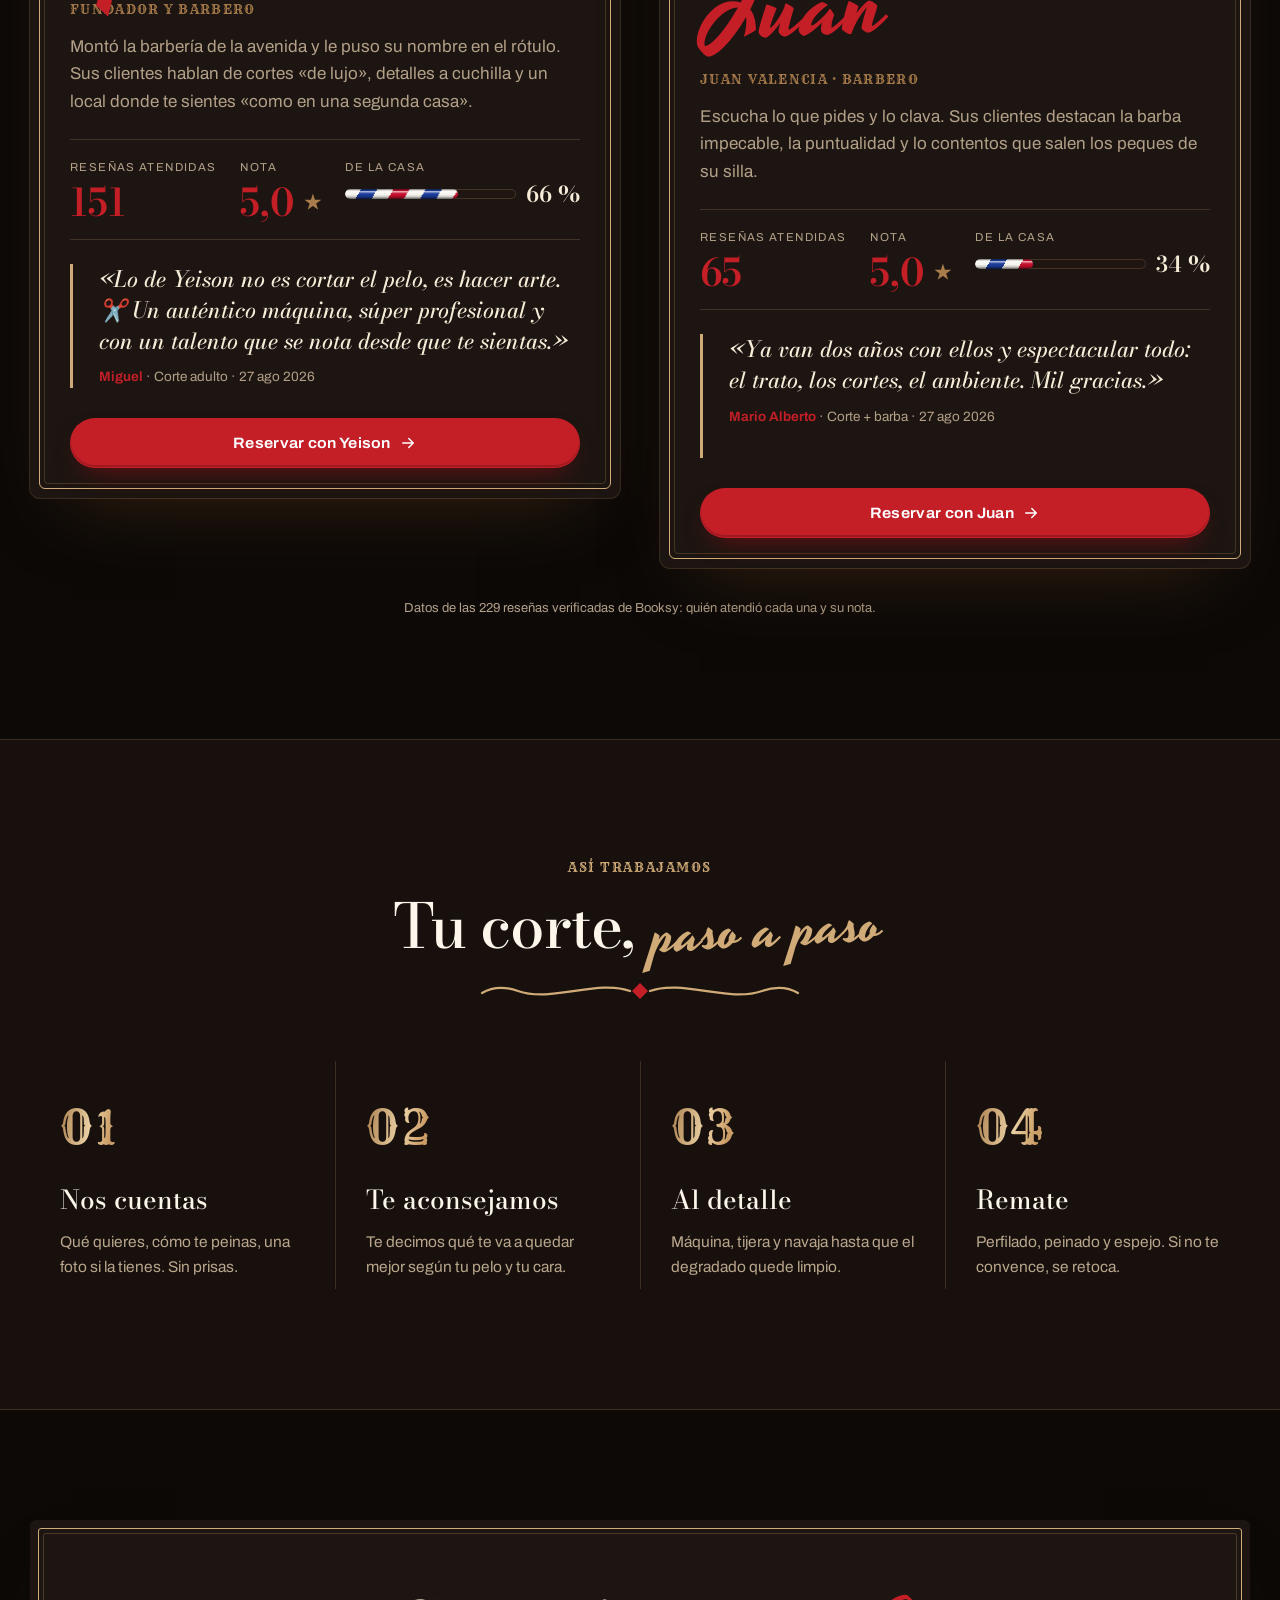
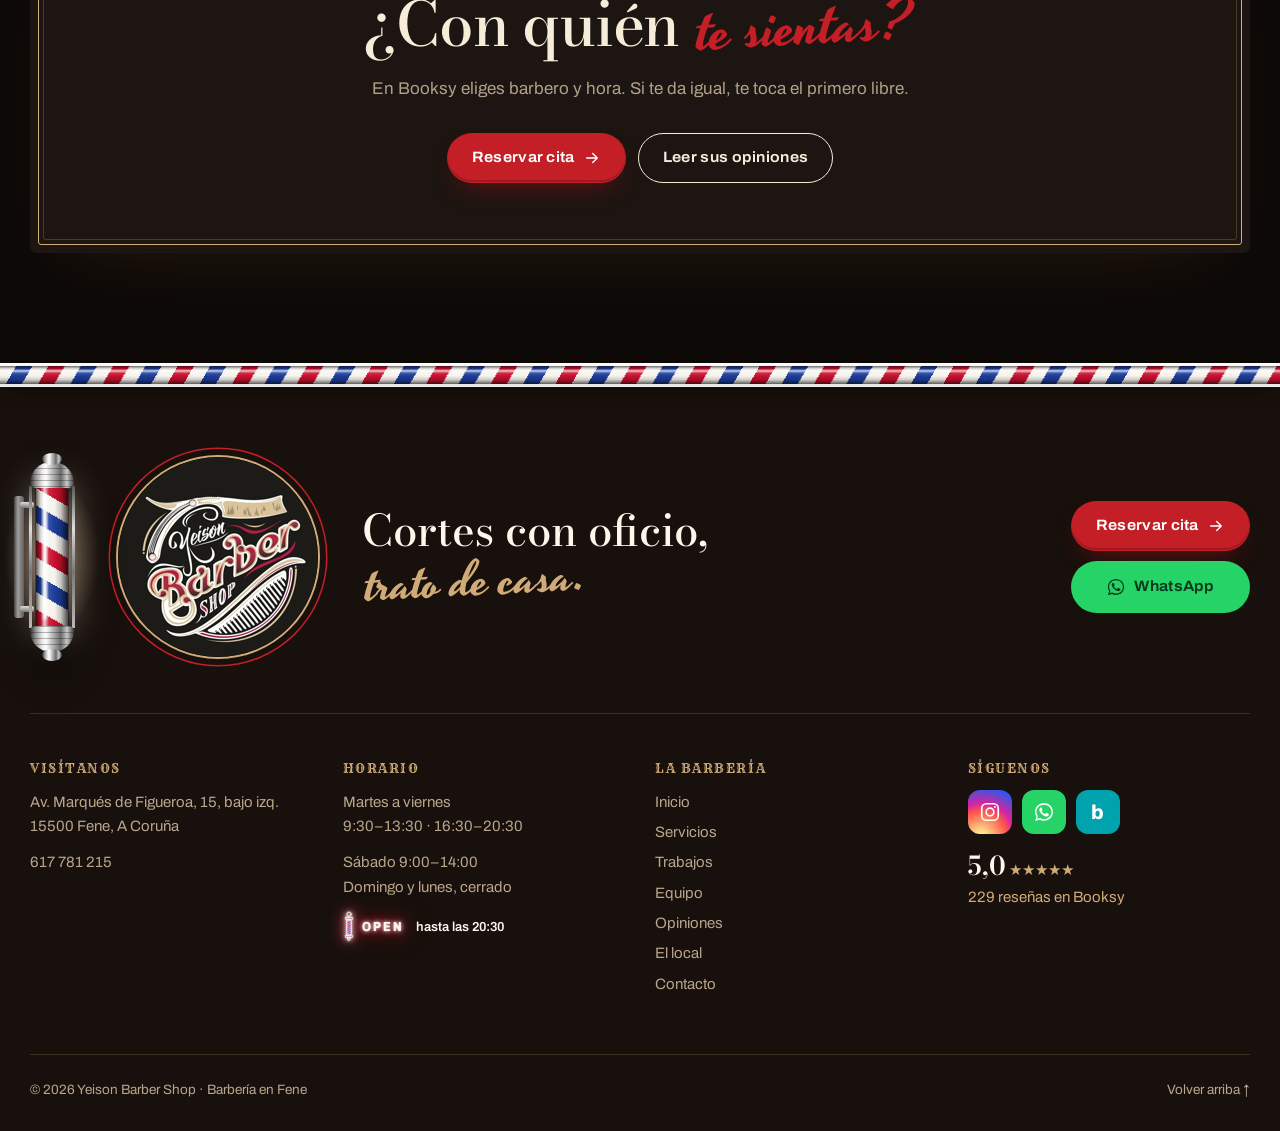
<file: equipo.html>
<!doctype html>
<html lang="es">
<head>
<meta charset="utf-8">
<meta name="viewport" content="width=device-width, initial-scale=1, viewport-fit=cover">
<title>El equipo · Yeison y Juan · Yeison Barber Shop, Fene</title>
<meta name="description" content="Conoce a Yeison (República Dominicana), fundador de la barbería, y a Juan Valencia (Colombia). 229 reseñas de cinco estrellas entre los dos.">
<meta name="theme-color" content="#0c0907">
<link rel="icon" type="image/png" sizes="48x48" href="assets/img/marca/favicon-48.png">
<link rel="apple-touch-icon" href="assets/img/marca/apple-touch-icon.png">
<link rel="manifest" href="site.webmanifest">
<meta property="og:type" content="website">
<meta property="og:locale" content="es_ES">
<meta property="og:site_name" content="Yeison Barber Shop">
<meta property="og:title" content="El equipo · Yeison y Juan · Yeison Barber Shop, Fene">
<meta property="og:description" content="Conoce a Yeison (República Dominicana), fundador de la barbería, y a Juan Valencia (Colombia). 229 reseñas de cinco estrellas entre los dos.">
<meta property="og:url" content="https://kodillo.github.io/YeisonBarberShop/equipo.html">
<link rel="canonical" href="https://kodillo.github.io/YeisonBarberShop/equipo.html">
<meta property="og:image" content="https://kodillo.github.io/YeisonBarberShop/assets/img/og-yeison.jpg">
<meta property="og:image:secure_url" content="https://kodillo.github.io/YeisonBarberShop/assets/img/og-yeison.jpg">
<meta property="og:image:type" content="image/jpeg">
<meta property="og:image:alt" content="Sello de Yeison Barber Shop con valoración 5,0, servicios y dirección en Fene">
<meta name="twitter:image" content="https://kodillo.github.io/YeisonBarberShop/assets/img/og-yeison.jpg">
<meta name="twitter:title" content="El equipo · Yeison y Juan · Yeison Barber Shop, Fene">
<meta name="twitter:description" content="Conoce a Yeison (República Dominicana), fundador de la barbería, y a Juan Valencia (Colombia). 229 reseñas de cinco estrellas entre los dos.">
<meta property="og:image:width" content="1200">
<meta property="og:image:height" content="630">
<meta name="twitter:card" content="summary_large_image">
<link rel="preload" href="assets/fonts/bodoni-moda-latin-wght-normal.woff2" as="font" type="font/woff2" crossorigin>
<link rel="preload" href="assets/fonts/archivo-latin-wdth-normal.woff2" as="font" type="font/woff2" crossorigin>
<link rel="stylesheet" href="assets/css/site.css?v=mus6ccew">
<link rel="stylesheet" href="assets/css/fx.css?v=mus6ccew">
<script>(function(d){d.classList.add('js');var t;try{var q=new URLSearchParams(location.search).get('tema');if(q==='negro'||q==='crema')localStorage.setItem('yb-tema',q);t=localStorage.getItem('yb-tema');if(sessionStorage.getItem('yb-nav'))d.classList.add('is-entering')}catch(e){}if(t!=='crema')d.setAttribute('data-theme','negro');try{if(!sessionStorage.getItem('yb-intro')&&!sessionStorage.getItem('yb-nav')&&!matchMedia('(prefers-reduced-motion: reduce)').matches)d.classList.add('show-intro')}catch(e){}})(document.documentElement)</script>

</head>
<body class="page-equipo">
<a class="skip" href="#contenido">Saltar al contenido</a>
<div class="intro" aria-hidden="true">
  <div class="intro-half intro-top"></div><div class="intro-half intro-bottom"></div>
  <div class="intro-core">
    <div class="intro-seal"><img src="assets/img/marca/logo-negro.png" alt="" width="640" height="640"></div>
    <p class="intro-name">Yeison Barber Shop</p>
    <p class="intro-neon">OPEN</p>
    <div class="intro-tube"><span></span></div>
    <p class="intro-skip">Toca para entrar</p>
  </div>
</div>
<div class="toasts" aria-live="polite"></div>
<div class="veil" aria-hidden="true"><div class="veil-pole"></div><img src="assets/img/marca/logo-sm.png" alt="" width="420" height="365"></div>
<div class="pole-progress" aria-hidden="true"><span></span></div>

<header class="site-header">
  <div class="wrap header-in">
    <a class="brand" href="index.html" aria-label="Yeison Barber Shop, inicio">
      <img src="assets/img/marca/logo-sm.png" width="420" height="365" alt="">
    </a>
    <nav class="nav" id="nav" aria-label="Principal">
      <a href="index.html" class="nav-home">Inicio</a>
      <a href="servicios.html">Servicios</a>
      <a href="trabajos.html">Trabajos</a>
      <a href="equipo.html" aria-current="page">Equipo</a>
      <a href="opiniones.html">Opiniones</a>
      <a href="el-local.html">El local</a>
      <a href="contacto.html">Contacto</a>
      <div class="nav-extra">
        <a class="btn btn-red" href="https://booksy.com/es-es/69152_yeisonbarbershop_barberia_60431_a-fraga" target="_blank" rel="noopener">Reservar en Booksy <svg class="i-arrow" viewBox="0 0 24 24" aria-hidden="true"><path d="M5 12h13m-5-6 6 6-6 6"/></svg></a>
        <p><a href="tel:+34617781215">617 781 215</a> · Av. Marqués de Figueroa, 15 · Fene</p>
      </div>
    </nav>
    <span class="status status-head" data-status><i></i><span>Consultando horario…</span></span>
    <a class="btn btn-red btn-sm header-cta" href="https://booksy.com/es-es/69152_yeisonbarbershop_barberia_60431_a-fraga" target="_blank" rel="noopener">Reservar</a>
    <button class="menu-btn" aria-controls="nav" aria-expanded="false" aria-label="Abrir menú"><span></span><span></span><span></span></button>
  </div>
</header>

<main id="contenido">
<section class="page-hero">
  <div class="wrap page-hero-in">
    <p class="crumbs"><a href="index.html">Inicio</a> <span>/</span> Equipo</p>
    <p class="eyebrow">III · Quién te corta</p>
    <h1 class="split">Dos sillas, <span class="script">dos maestros</span></h1>
    <svg class="swash " viewBox="0 0 320 28" aria-hidden="true"><path class="sw-l" d="M150 14C118 2 72 26 38 14 24 9 12 10 2 16"/><path class="sw-r" d="M170 14c32-12 78 12 112 0 14-5 26-4 36 2"/><path class="sw-d" d="m160 6 8 8-8 8-8-8z"/></svg>
    <p class="lead">Del Caribe a la ría de Ferrol. Elige barbero al reservar o deja que te toque el primero libre: con los dos sales igual de bien.</p>
  </div>
  <img class="page-hero-art" src="assets/img/trabajos/trabajo-42-sm.jpg" alt="" aria-hidden="true" width="520" height="693">
</section>

<section class="section licenses">
  <div class="wrap licenses-in">
    <article class="license reveal" id="yeison">
      <header class="lic-top"><span class="rye">Licencia de barbero</span><span class="rye">N.º 01</span></header>
      <figure class="lic-photo razor">
        <img src="assets/img/yeison.jpg" alt="Yeison sentado en el sillón de barbero de su local" width="1100" height="1100">
        <span class="stamp stamp-big">Fundador<br><small>Yeison Barber Shop</small></span>
      </figure>
      <div class="lic-body">
        <p class="barber-flag"><span class="flag flag-do" aria-hidden="true"></span> República Dominicana</p>
        <h2 class="lic-name script">Yeison</h2>
        <p class="lic-role">Fundador y barbero</p>
        <p class="lic-text">Montó la barbería de la avenida y le puso su nombre en el rótulo. Sus clientes hablan de cortes «de lujo», detalles a cuchilla y un local donde te sientes «como en una segunda casa».</p>
        <dl class="lic-stats">
          <div><dt>Reseñas atendidas</dt><dd data-count="151">151</dd></div>
          <div><dt>Nota</dt><dd>5,0<small>★</small></dd></div>
          <div class="lic-share"><dt>De la casa</dt><dd><span class="share-bar" style="--s:66%"><i></i></span>66 %</dd></div>
        </dl>
        <div class="said" data-said="Yeison"></div>
        <a class="btn btn-red btn-block" href="https://booksy.com/es-es/69152_yeisonbarbershop_barberia_60431_a-fraga" target="_blank" rel="noopener">Reservar con Yeison <svg class="i-arrow" viewBox="0 0 24 24" aria-hidden="true"><path d="M5 12h13m-5-6 6 6-6 6"/></svg></a>
      </div>
    </article>

    <article class="license reveal" id="juan">
      <header class="lic-top"><span class="rye">Licencia de barbero</span><span class="rye">N.º 02</span></header>
      <figure class="lic-photo razor">
        <img src="assets/img/juan.jpg" alt="Juan Valencia sonriendo en la barbería" width="1100" height="1100">
        <span class="stamp stamp-big">5,0 ★<br><small>en Booksy</small></span>
      </figure>
      <div class="lic-body">
        <p class="barber-flag"><span class="flag flag-co" aria-hidden="true"></span> Colombia</p>
        <h2 class="lic-name script">Juan</h2>
        <p class="lic-role">Juan Valencia · barbero</p>
        <p class="lic-text">Escucha lo que pides y lo clava. Sus clientes destacan la barba impecable, la puntualidad y lo contentos que salen los peques de su silla.</p>
        <dl class="lic-stats">
          <div><dt>Reseñas atendidas</dt><dd data-count="78">78</dd></div>
          <div><dt>Nota</dt><dd>5,0<small>★</small></dd></div>
          <div class="lic-share"><dt>De la casa</dt><dd><span class="share-bar" style="--s:34%"><i></i></span>34 %</dd></div>
        </dl>
        <div class="said" data-said="Juan"></div>
        <a class="btn btn-red btn-block" href="https://booksy.com/es-es/69152_yeisonbarbershop_barberia_60431_a-fraga" target="_blank" rel="noopener">Reservar con Juan <svg class="i-arrow" viewBox="0 0 24 24" aria-hidden="true"><path d="M5 12h13m-5-6 6 6-6 6"/></svg></a>
      </div>
    </article>
  </div>
  <p class="wrap licenses-note">Datos de las 229 reseñas verificadas de Booksy: quién atendió cada una y su nota.</p>
</section>

<section class="section section-ink ritual-steps-sec">
  <div class="wrap">
    <header class="sec-head center reveal">
      <p class="eyebrow">Así trabajamos</p>
      <h2 class="split">Tu corte, <span class="script">paso a paso</span></h2>
      <svg class="swash swash-light" viewBox="0 0 320 28" aria-hidden="true"><path class="sw-l" d="M150 14C118 2 72 26 38 14 24 9 12 10 2 16"/><path class="sw-r" d="M170 14c32-12 78 12 112 0 14-5 26-4 36 2"/><path class="sw-d" d="m160 6 8 8-8 8-8-8z"/></svg>
    </header>
    <ol class="steps">
      <li class="reveal"><span class="rye">01</span><h3>Nos cuentas</h3><p>Qué quieres, cómo te peinas, una foto si la tienes. Sin prisas.</p></li>
      <li class="reveal"><span class="rye">02</span><h3>Te aconsejamos</h3><p>Te decimos qué te va a quedar mejor según tu pelo y tu cara.</p></li>
      <li class="reveal"><span class="rye">03</span><h3>Al detalle</h3><p>Máquina, tijera y navaja hasta que el degradado quede limpio.</p></li>
      <li class="reveal"><span class="rye">04</span><h3>Remate</h3><p>Perfilado, peinado y espejo. Si no te convence, se retoca.</p></li>
    </ol>
  </div>
</section>

<section class="section cta-strip">
  <div class="wrap cta-strip-in frame reveal">
    <h2 class="split">¿Con quién <span class="script">te sientas?</span></h2>
    <p>En Booksy eliges barbero y hora. Si te da igual, te toca el primero libre.</p>
    <div class="visit-btns">
      <a class="btn btn-red" href="https://booksy.com/es-es/69152_yeisonbarbershop_barberia_60431_a-fraga" target="_blank" rel="noopener">Reservar cita <svg class="i-arrow" viewBox="0 0 24 24" aria-hidden="true"><path d="M5 12h13m-5-6 6 6-6 6"/></svg></a>
      <a class="btn btn-line" href="opiniones.html">Leer sus opiniones</a>
    </div>
  </div>
</section>
</main>

<footer class="site-footer">
  <div class="footer-pole" aria-hidden="true"></div>
  <div class="wrap footer-top">
    <div class="lamp footer-lamp" aria-hidden="true"><span class="lamp-mount"></span><span class="lamp-cap lamp-top"></span><span class="lamp-glass"></span><span class="lamp-cap lamp-bottom"></span></div>
    <a class="footer-logo" href="index.html" aria-label="Inicio"><img src="assets/img/marca/logo-sm.png" width="420" height="365" alt="Yeison Barber Shop"></a>
    <p class="footer-claim">Cortes con oficio,<br><span class="script">trato de casa.</span></p>
    <div class="footer-cta">
      <a class="btn btn-red" href="https://booksy.com/es-es/69152_yeisonbarbershop_barberia_60431_a-fraga" target="_blank" rel="noopener">Reservar cita <svg class="i-arrow" viewBox="0 0 24 24" aria-hidden="true"><path d="M5 12h13m-5-6 6 6-6 6"/></svg></a>
      <a class="btn btn-wa" href="https://wa.me/34617781215?text=Hola%20Yeison%2C%20quer%C3%ADa%20pedir%20cita" target="_blank" rel="noopener"><svg class="i-wa" viewBox="0 0 32 32" aria-hidden="true"><path d="M16 3C8.8 3 3 8.7 3 15.8c0 2.5.7 4.9 2 6.9L3 29l6.5-1.9c2 1.1 4.2 1.6 6.5 1.6 7.2 0 13-5.7 13-12.8S23.2 3 16 3Zm0 23.4c-2.1 0-4.1-.6-5.8-1.6l-.4-.2-3.9 1.1 1.1-3.7-.3-.4a10.4 10.4 0 0 1-1.7-5.8C5 10 9.9 5.3 16 5.3S27 10 27 15.8s-4.9 10.6-11 10.6Zm6-7.9c-.3-.2-2-1-2.3-1.1-.3-.1-.5-.2-.8.2l-1 1.3c-.2.2-.4.2-.7.1a9 9 0 0 1-4.5-3.9c-.3-.6.3-.5 1-1.8.1-.2 0-.4 0-.6l-1-2.5c-.3-.7-.6-.6-.8-.6h-.7c-.2 0-.6.1-.9.4-.3.3-1.2 1.2-1.2 2.9s1.2 3.4 1.4 3.6c.2.2 2.4 3.7 5.9 5.2 2.2.9 3 1 4.1.8.7-.1 2-.8 2.3-1.6.3-.8.3-1.5.2-1.6-.1-.2-.3-.3-.6-.4Z"/></svg> WhatsApp</a>
    </div>
  </div>
  <div class="wrap footer-cols">
    <div>
      <h2>Visítanos</h2>
      <p>Av. Marqués de Figueroa, 15, bajo izq.<br>15500 Fene, A Coruña</p>
      <p><a href="tel:+34617781215">617 781 215</a></p>
    </div>
    <div>
      <h2>Horario</h2>
      <p>Martes a viernes<br>9:30–13:30 · 16:30–20:30</p>
      <p>Sábado 9:00–14:00<br>Domingo y lunes, cerrado</p>
      <p class="status" data-status><i></i><span>…</span></p>
    </div>
    <div>
      <h2>La barbería</h2>
      <p class="footer-links"><a href="index.html">Inicio</a><a href="servicios.html">Servicios</a><a href="trabajos.html">Trabajos</a><a href="equipo.html">Equipo</a><a href="opiniones.html">Opiniones</a><a href="el-local.html">El local</a><a href="contacto.html">Contacto</a></p>
    </div>
    <div>
      <h2>Síguenos</h2>
      <p class="socials">
        <a class="soc soc-ig" href="https://www.instagram.com/yeisonbarbershop01/" target="_blank" rel="noopener" aria-label="Instagram"><svg class="i-ig" viewBox="0 0 24 24" aria-hidden="true"><rect x="3" y="3" width="18" height="18" rx="5"/><circle cx="12" cy="12" r="4.2"/><circle cx="17.4" cy="6.6" r="1.1" class="dot"/></svg></a>
        <a class="soc soc-wa" href="https://wa.me/34617781215?text=Hola%20Yeison%2C%20quer%C3%ADa%20pedir%20cita" target="_blank" rel="noopener" aria-label="WhatsApp"><svg class="i-wa" viewBox="0 0 32 32" aria-hidden="true"><path d="M16 3C8.8 3 3 8.7 3 15.8c0 2.5.7 4.9 2 6.9L3 29l6.5-1.9c2 1.1 4.2 1.6 6.5 1.6 7.2 0 13-5.7 13-12.8S23.2 3 16 3Zm0 23.4c-2.1 0-4.1-.6-5.8-1.6l-.4-.2-3.9 1.1 1.1-3.7-.3-.4a10.4 10.4 0 0 1-1.7-5.8C5 10 9.9 5.3 16 5.3S27 10 27 15.8s-4.9 10.6-11 10.6Zm6-7.9c-.3-.2-2-1-2.3-1.1-.3-.1-.5-.2-.8.2l-1 1.3c-.2.2-.4.2-.7.1a9 9 0 0 1-4.5-3.9c-.3-.6.3-.5 1-1.8.1-.2 0-.4 0-.6l-1-2.5c-.3-.7-.6-.6-.8-.6h-.7c-.2 0-.6.1-.9.4-.3.3-1.2 1.2-1.2 2.9s1.2 3.4 1.4 3.6c.2.2 2.4 3.7 5.9 5.2 2.2.9 3 1 4.1.8.7-.1 2-.8 2.3-1.6.3-.8.3-1.5.2-1.6-.1-.2-.3-.3-.6-.4Z"/></svg></a>
        <a class="soc soc-bk" href="https://booksy.com/es-es/69152_yeisonbarbershop_barberia_60431_a-fraga" target="_blank" rel="noopener" aria-label="Booksy">b</a>
      </p>
      <p class="footer-rating"><b>5,0</b> ★★★★★<br>229 reseñas en Booksy</p>
    </div>
  </div>
  <div class="wrap footer-base">
    <p>© <span data-year>2026</span> Yeison Barber Shop · Barbería en Fene</p>
    <a href="#contenido" class="to-top">Volver arriba ↑</a>
  </div>
</footer>

<div class="theme-switch" role="group" aria-label="Color de la web">
  <span class="theme-switch-label">Estilo</span>
  <button type="button" data-theme-set="negro" aria-pressed="true"><i class="sw-negro" aria-hidden="true"></i>Negro</button>
  <button type="button" data-theme-set="crema" aria-pressed="false"><i class="sw-crema" aria-hidden="true"></i>Crema</button>
</div>

<nav class="dock" aria-label="Acciones rápidas">
  <a href="tel:+34617781215"><svg class="i-line" viewBox="0 0 24 24" aria-hidden="true"><path d="M6.6 3.5 9 3l1.6 4.2-2 1.4a11 11 0 0 0 6.8 6.8l1.4-2L21 15l-.5 2.4a2.5 2.5 0 0 1-2.6 2A16 16 0 0 1 4.6 6.1a2.5 2.5 0 0 1 2-2.6Z"/></svg><span>Llamar</span></a>
  <a href="https://wa.me/34617781215?text=Hola%20Yeison%2C%20quer%C3%ADa%20pedir%20cita" target="_blank" rel="noopener" class="dock-wa"><svg class="i-wa" viewBox="0 0 32 32" aria-hidden="true"><path d="M16 3C8.8 3 3 8.7 3 15.8c0 2.5.7 4.9 2 6.9L3 29l6.5-1.9c2 1.1 4.2 1.6 6.5 1.6 7.2 0 13-5.7 13-12.8S23.2 3 16 3Zm0 23.4c-2.1 0-4.1-.6-5.8-1.6l-.4-.2-3.9 1.1 1.1-3.7-.3-.4a10.4 10.4 0 0 1-1.7-5.8C5 10 9.9 5.3 16 5.3S27 10 27 15.8s-4.9 10.6-11 10.6Zm6-7.9c-.3-.2-2-1-2.3-1.1-.3-.1-.5-.2-.8.2l-1 1.3c-.2.2-.4.2-.7.1a9 9 0 0 1-4.5-3.9c-.3-.6.3-.5 1-1.8.1-.2 0-.4 0-.6l-1-2.5c-.3-.7-.6-.6-.8-.6h-.7c-.2 0-.6.1-.9.4-.3.3-1.2 1.2-1.2 2.9s1.2 3.4 1.4 3.6c.2.2 2.4 3.7 5.9 5.2 2.2.9 3 1 4.1.8.7-.1 2-.8 2.3-1.6.3-.8.3-1.5.2-1.6-.1-.2-.3-.3-.6-.4Z"/></svg><span>WhatsApp</span></a>
  <a href="https://booksy.com/es-es/69152_yeisonbarbershop_barberia_60431_a-fraga" target="_blank" rel="noopener" class="dock-main">Reservar cita</a>
</nav>

<script src="assets/js/data.js?v=mus6ccew" defer></script>
<script src="assets/js/lenis.min.js" defer></script>
<script src="assets/js/main.js?v=mus6ccew" defer></script>
<script src="assets/js/fx.js?v=mus6ccew" defer></script>
</body>
</html>
</file>
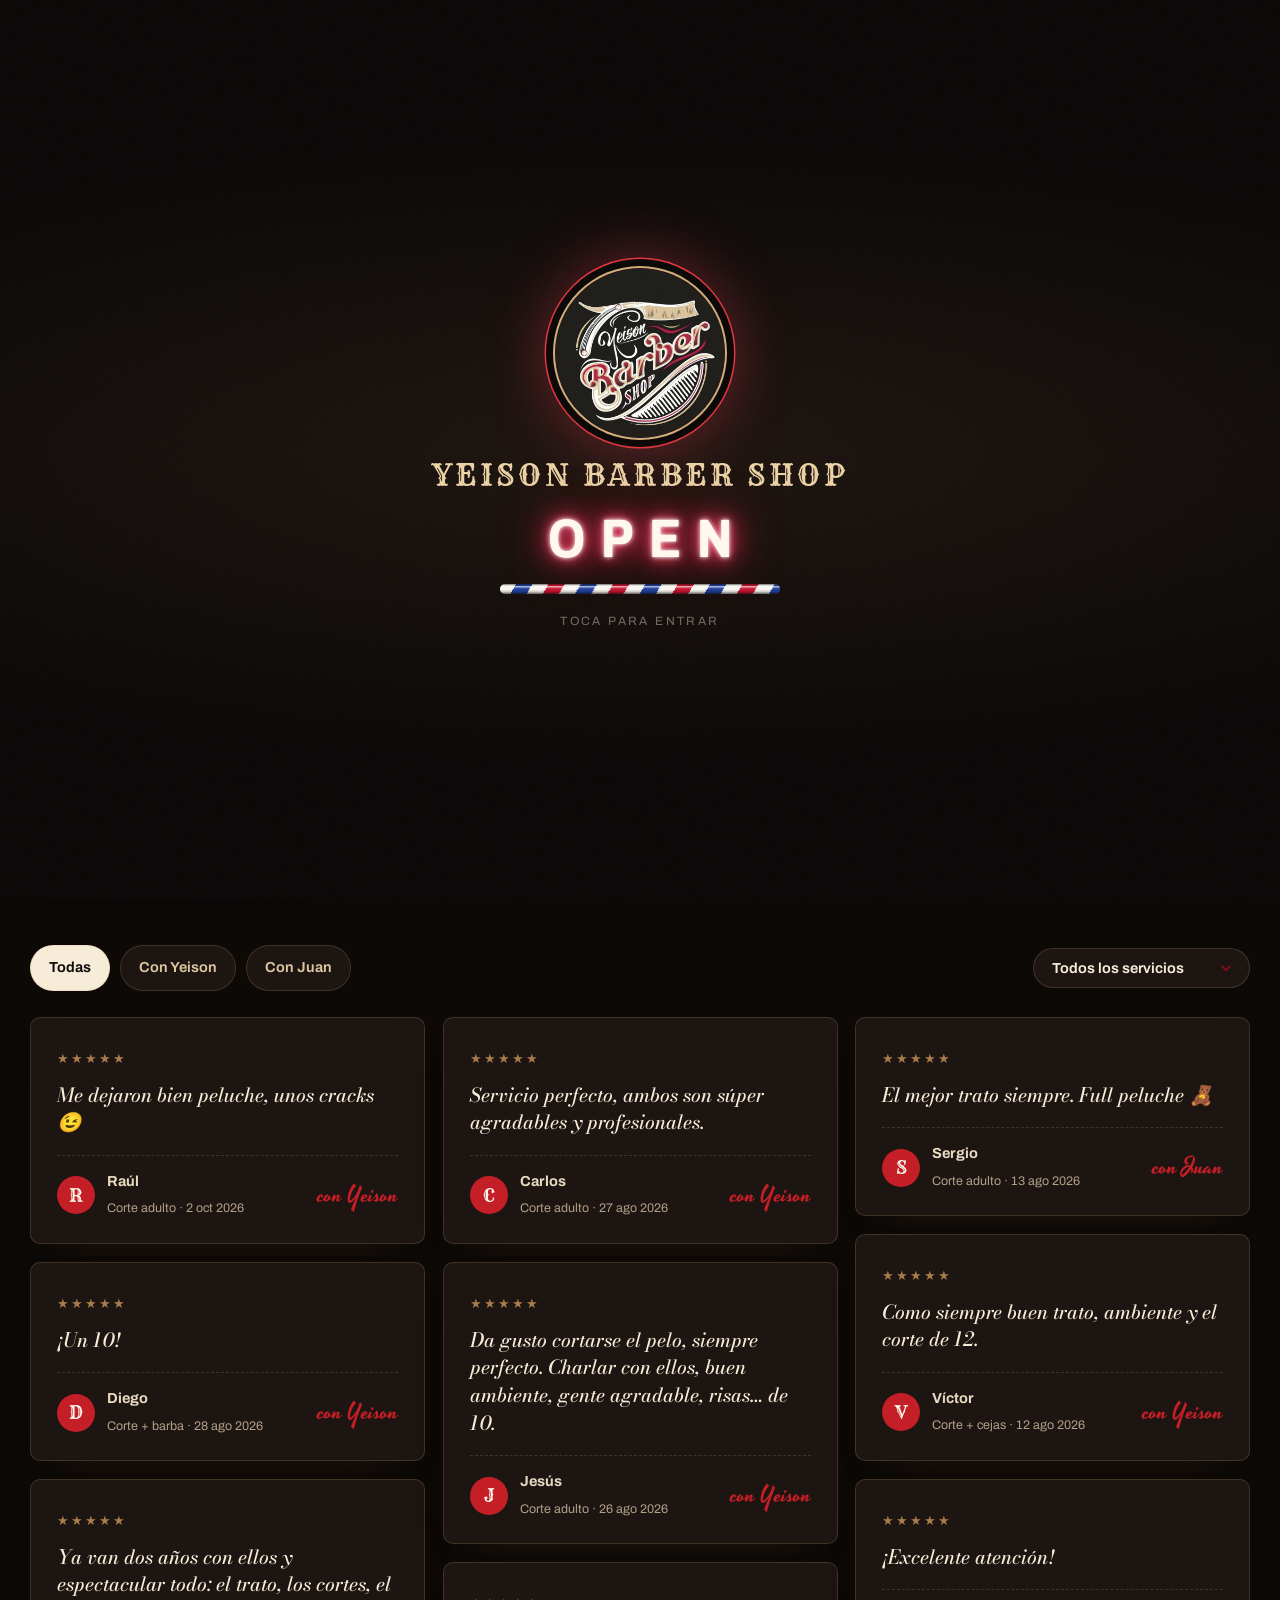
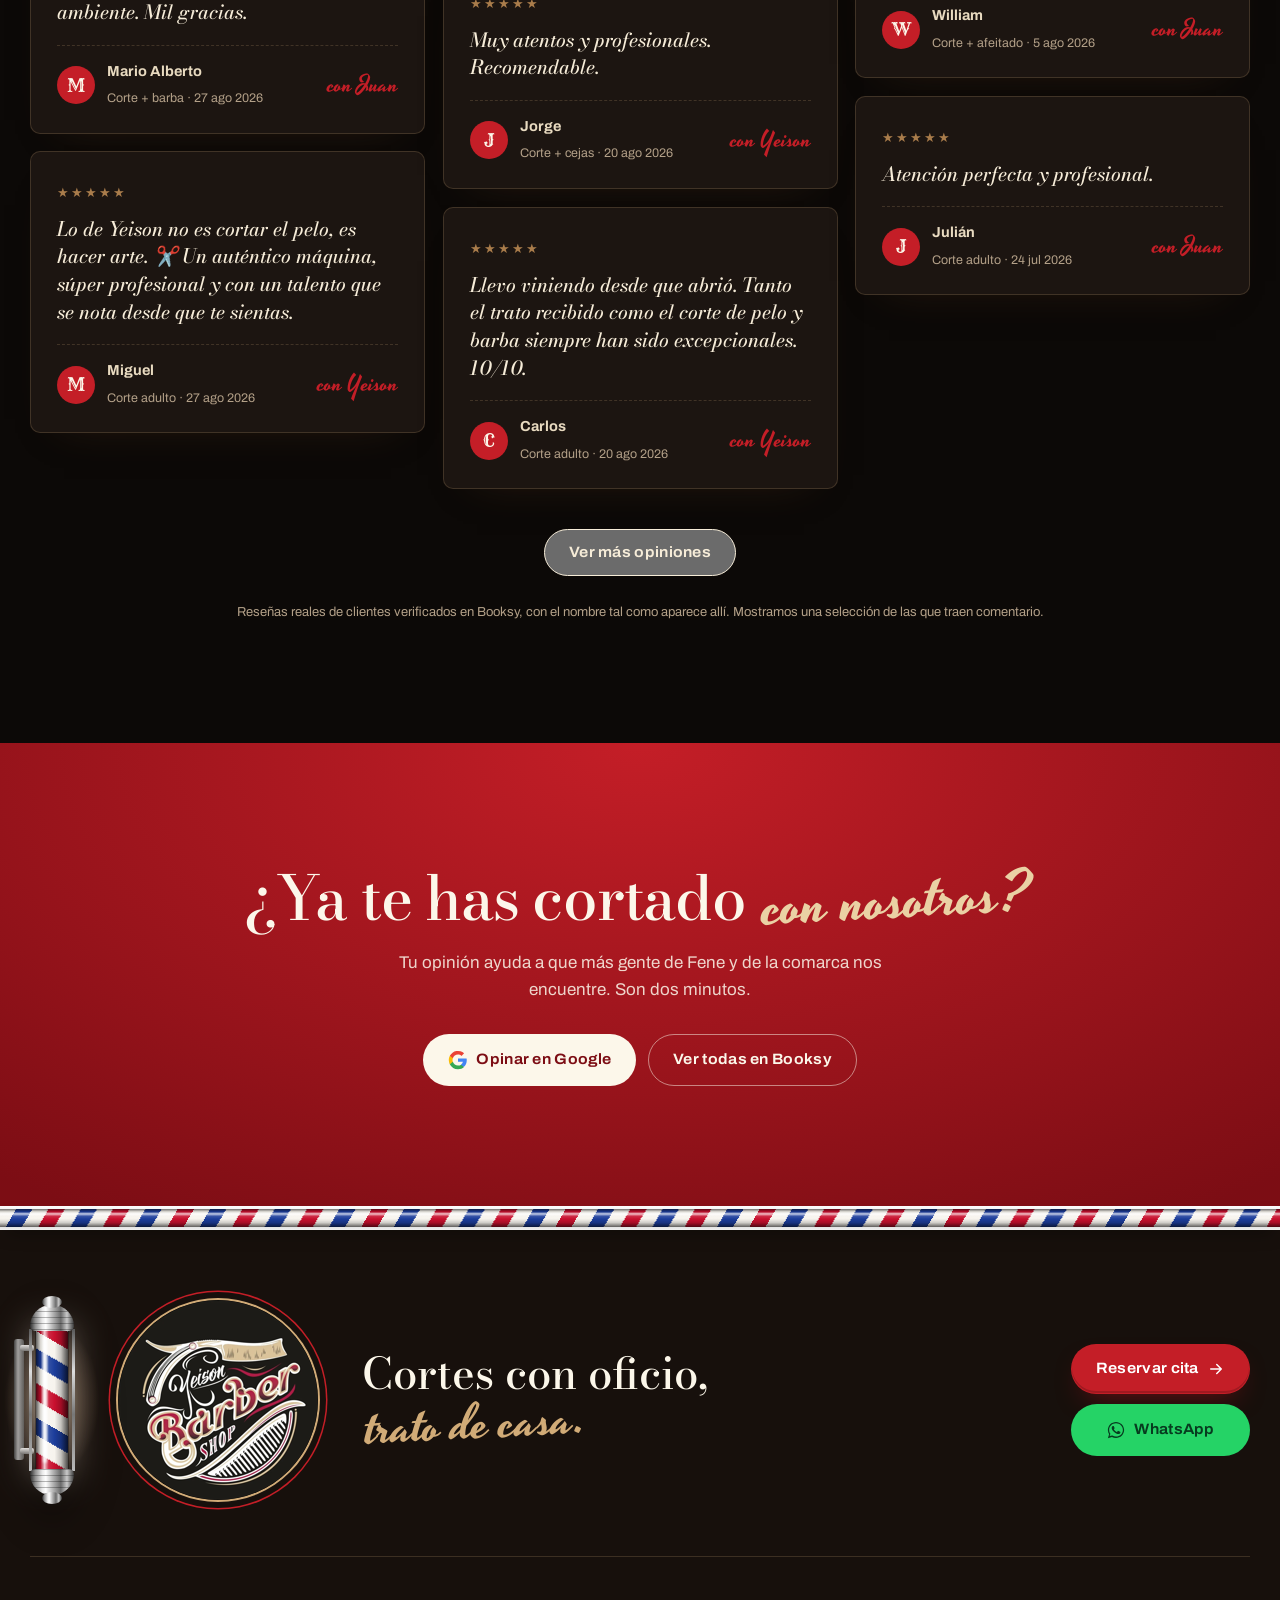
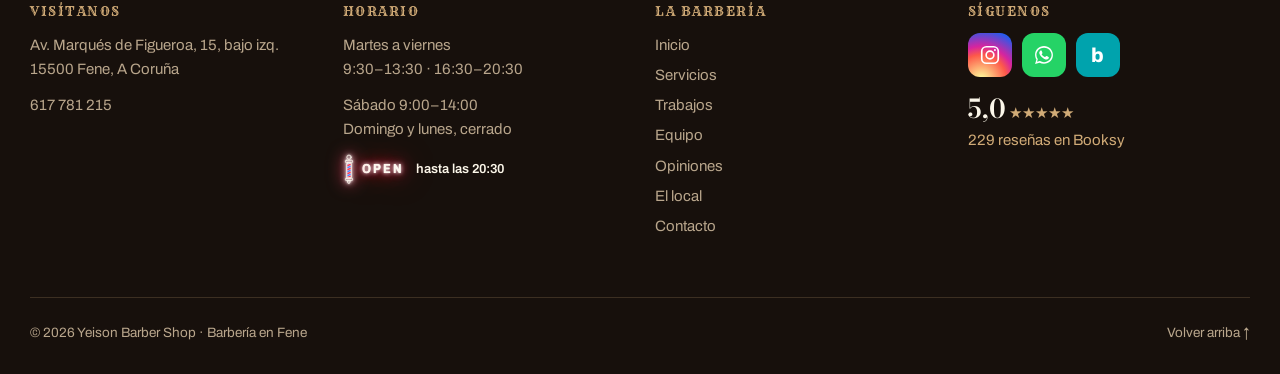
<file: opiniones.html>
<!doctype html>
<html lang="es">
<head>
<meta charset="utf-8">
<meta name="viewport" content="width=device-width, initial-scale=1, viewport-fit=cover">
<title>Opiniones · 5,0 en Booksy · Yeison Barber Shop, Fene</title>
<meta name="description" content="229 reseñas verificadas en Booksy con una media de 5,0 y 4,8 en Google. Lee lo que dicen los clientes de Yeison y de Juan.">
<meta name="theme-color" content="#0c0907">
<link rel="icon" type="image/png" sizes="48x48" href="assets/img/marca/favicon-48.png">
<link rel="apple-touch-icon" href="assets/img/marca/apple-touch-icon.png">
<link rel="manifest" href="site.webmanifest">
<meta property="og:type" content="website">
<meta property="og:locale" content="es_ES">
<meta property="og:site_name" content="Yeison Barber Shop">
<meta property="og:title" content="Opiniones · 5,0 en Booksy · Yeison Barber Shop, Fene">
<meta property="og:description" content="229 reseñas verificadas en Booksy con una media de 5,0 y 4,8 en Google. Lee lo que dicen los clientes de Yeison y de Juan.">
<meta property="og:url" content="https://kodillo.github.io/YeisonBarberShop/opiniones.html">
<link rel="canonical" href="https://kodillo.github.io/YeisonBarberShop/opiniones.html">
<meta property="og:image" content="https://kodillo.github.io/YeisonBarberShop/assets/img/og-yeison.jpg">
<meta property="og:image:secure_url" content="https://kodillo.github.io/YeisonBarberShop/assets/img/og-yeison.jpg">
<meta property="og:image:type" content="image/jpeg">
<meta property="og:image:alt" content="Sello de Yeison Barber Shop con valoración 5,0, servicios y dirección en Fene">
<meta name="twitter:image" content="https://kodillo.github.io/YeisonBarberShop/assets/img/og-yeison.jpg">
<meta name="twitter:title" content="Opiniones · 5,0 en Booksy · Yeison Barber Shop, Fene">
<meta name="twitter:description" content="229 reseñas verificadas en Booksy con una media de 5,0 y 4,8 en Google. Lee lo que dicen los clientes de Yeison y de Juan.">
<meta property="og:image:width" content="1200">
<meta property="og:image:height" content="630">
<meta name="twitter:card" content="summary_large_image">
<link rel="preload" href="assets/fonts/bodoni-moda-latin-wght-normal.woff2" as="font" type="font/woff2" crossorigin>
<link rel="preload" href="assets/fonts/archivo-latin-wdth-normal.woff2" as="font" type="font/woff2" crossorigin>
<link rel="stylesheet" href="assets/css/site.css?v=mus6ccew">
<link rel="stylesheet" href="assets/css/fx.css?v=mus6ccew">
<script>(function(d){d.classList.add('js');var t;try{var q=new URLSearchParams(location.search).get('tema');if(q==='negro'||q==='crema')localStorage.setItem('yb-tema',q);t=localStorage.getItem('yb-tema');if(sessionStorage.getItem('yb-nav'))d.classList.add('is-entering')}catch(e){}if(t!=='crema')d.setAttribute('data-theme','negro');try{if(!sessionStorage.getItem('yb-intro')&&!sessionStorage.getItem('yb-nav')&&!matchMedia('(prefers-reduced-motion: reduce)').matches)d.classList.add('show-intro')}catch(e){}})(document.documentElement)</script>

</head>
<body class="page-opiniones">
<a class="skip" href="#contenido">Saltar al contenido</a>
<div class="intro" aria-hidden="true">
  <div class="intro-half intro-top"></div><div class="intro-half intro-bottom"></div>
  <div class="intro-core">
    <div class="intro-seal"><img src="assets/img/marca/logo-negro.png" alt="" width="640" height="640"></div>
    <p class="intro-name">Yeison Barber Shop</p>
    <p class="intro-neon">OPEN</p>
    <div class="intro-tube"><span></span></div>
    <p class="intro-skip">Toca para entrar</p>
  </div>
</div>
<div class="toasts" aria-live="polite"></div>
<div class="veil" aria-hidden="true"><div class="veil-pole"></div><img src="assets/img/marca/logo-sm.png" alt="" width="420" height="365"></div>
<div class="pole-progress" aria-hidden="true"><span></span></div>

<header class="site-header">
  <div class="wrap header-in">
    <a class="brand" href="index.html" aria-label="Yeison Barber Shop, inicio">
      <img src="assets/img/marca/logo-sm.png" width="420" height="365" alt="">
    </a>
    <nav class="nav" id="nav" aria-label="Principal">
      <a href="index.html" class="nav-home">Inicio</a>
      <a href="servicios.html">Servicios</a>
      <a href="trabajos.html">Trabajos</a>
      <a href="equipo.html">Equipo</a>
      <a href="opiniones.html" aria-current="page">Opiniones</a>
      <a href="el-local.html">El local</a>
      <a href="contacto.html">Contacto</a>
      <div class="nav-extra">
        <a class="btn btn-red" href="https://booksy.com/es-es/69152_yeisonbarbershop_barberia_60431_a-fraga" target="_blank" rel="noopener">Reservar en Booksy <svg class="i-arrow" viewBox="0 0 24 24" aria-hidden="true"><path d="M5 12h13m-5-6 6 6-6 6"/></svg></a>
        <p><a href="tel:+34617781215">617 781 215</a> · Av. Marqués de Figueroa, 15 · Fene</p>
      </div>
    </nav>
    <span class="status status-head" data-status><i></i><span>Consultando horario…</span></span>
    <a class="btn btn-red btn-sm header-cta" href="https://booksy.com/es-es/69152_yeisonbarbershop_barberia_60431_a-fraga" target="_blank" rel="noopener">Reservar</a>
    <button class="menu-btn" aria-controls="nav" aria-expanded="false" aria-label="Abrir menú"><span></span><span></span><span></span></button>
  </div>
</header>

<main id="contenido">
<section class="page-hero page-hero-ink">
  <div class="wrap score">
    <div class="score-big reveal">
      <p class="crumbs"><a href="index.html">Inicio</a> <span>/</span> Opiniones</p>
      <p class="eyebrow">IV · Lo que dicen</p>
      <h1 class="score-num"><span data-count="5" data-decimals="1">5,0</span><small>/5</small></h1>
      <p class="stars stars-lg" aria-hidden="true">★★★★★</p>
      <p class="score-sub">229 reseñas verificadas en Booksy</p>
    </div>
    <div class="score-side reveal">
      <div class="score-bars" aria-label="Reparto de valoraciones en Booksy">
        <div><span>5 ★</span><i style="--w:99.1%"></i><b>227</b></div>
        <div><span>4 ★</span><i style="--w:.44%"></i><b>1</b></div>
        <div><span>3 ★</span><i style="--w:0%"></i><b>0</b></div>
        <div><span>2 ★</span><i style="--w:0%"></i><b>0</b></div>
        <div><span>1 ★</span><i style="--w:.44%"></i><b>1</b></div>
      </div>
      <div class="score-cards">
        <p><b>4,8</b><span>en Google<br>20 reseñas</span></p>
        <p><b data-count="151">151</b><span>con Yeison</span></p>
        <p><b data-count="78">78</b><span>con Juan</span></p>
      </div>
    </div>
  </div>
</section>

<section class="section reviews-sec">
  <div class="wrap">
    <div class="themes reveal">
      <p class="eyebrow">Lo que más se repite</p>
      <div class="theme-list" data-themes></div>
    </div>
    <div class="review-tools reveal">
      <div class="filters" role="group" aria-label="Filtrar por barbero">
        <button class="chip is-on" data-who="" aria-pressed="true">Todas</button>
        <button class="chip" data-who="Yeison" aria-pressed="false">Con Yeison</button>
        <button class="chip" data-who="Juan" aria-pressed="false">Con Juan</button>
      </div>
      <label class="select"><span class="sr">Servicio</span>
        <select data-svc><option value="">Todos los servicios</option></select>
      </label>
    </div>
    <div class="review-grid" data-reviews></div>
    <div class="gallery-more"><button class="btn btn-line" data-more-reviews>Ver más opiniones</button></div>
    <p class="reviews-note">Reseñas reales de clientes verificados en Booksy, con el nombre tal como aparece allí. Mostramos una selección de las que traen comentario.</p>
  </div>
</section>

<section class="section section-red review-cta">
  <div class="wrap review-cta-in reveal">
    <h2 class="split">¿Ya te has cortado <span class="script">con nosotros?</span></h2>
    <p>Tu opinión ayuda a que más gente de Fene y de la comarca nos encuentre. Son dos minutos.</p>
    <div class="review-btns">
      <a class="btn btn-cream" href="https://share.google/eSzthD45pywfF91vz" target="_blank" rel="noopener"><svg class="i-g" viewBox="0 0 24 24" aria-hidden="true"><path fill="#4285F4" d="M22.5 12.2c0-.8-.1-1.4-.2-2.1H12v4h5.9a5 5 0 0 1-2.2 3.3v2.7h3.5c2.1-1.9 3.3-4.7 3.3-7.9Z"/><path fill="#34A853" d="M12 23c3 0 5.4-1 7.2-2.7l-3.5-2.7c-1 .7-2.2 1.1-3.7 1.1-2.9 0-5.3-1.9-6.2-4.5H2.2v2.8A11 11 0 0 0 12 23Z"/><path fill="#FBBC05" d="M5.8 14.2a6.6 6.6 0 0 1 0-4.3V7H2.2a11 11 0 0 0 0 10l3.6-2.8Z"/><path fill="#EA4335" d="M12 5.4c1.6 0 3.1.6 4.2 1.7l3.1-3.1A11 11 0 0 0 2.2 7l3.6 2.8C6.7 7.3 9.1 5.4 12 5.4Z"/></svg> Opinar en Google</a>
      <a class="btn btn-cream-line" href="https://booksy.com/es-es/69152_yeisonbarbershop_barberia_60431_a-fraga" target="_blank" rel="noopener">Ver todas en Booksy</a>
    </div>
  </div>
</section>
</main>

<footer class="site-footer">
  <div class="footer-pole" aria-hidden="true"></div>
  <div class="wrap footer-top">
    <div class="lamp footer-lamp" aria-hidden="true"><span class="lamp-mount"></span><span class="lamp-cap lamp-top"></span><span class="lamp-glass"></span><span class="lamp-cap lamp-bottom"></span></div>
    <a class="footer-logo" href="index.html" aria-label="Inicio"><img src="assets/img/marca/logo-sm.png" width="420" height="365" alt="Yeison Barber Shop"></a>
    <p class="footer-claim">Cortes con oficio,<br><span class="script">trato de casa.</span></p>
    <div class="footer-cta">
      <a class="btn btn-red" href="https://booksy.com/es-es/69152_yeisonbarbershop_barberia_60431_a-fraga" target="_blank" rel="noopener">Reservar cita <svg class="i-arrow" viewBox="0 0 24 24" aria-hidden="true"><path d="M5 12h13m-5-6 6 6-6 6"/></svg></a>
      <a class="btn btn-wa" href="https://wa.me/34617781215?text=Hola%20Yeison%2C%20quer%C3%ADa%20pedir%20cita" target="_blank" rel="noopener"><svg class="i-wa" viewBox="0 0 32 32" aria-hidden="true"><path d="M16 3C8.8 3 3 8.7 3 15.8c0 2.5.7 4.9 2 6.9L3 29l6.5-1.9c2 1.1 4.2 1.6 6.5 1.6 7.2 0 13-5.7 13-12.8S23.2 3 16 3Zm0 23.4c-2.1 0-4.1-.6-5.8-1.6l-.4-.2-3.9 1.1 1.1-3.7-.3-.4a10.4 10.4 0 0 1-1.7-5.8C5 10 9.9 5.3 16 5.3S27 10 27 15.8s-4.9 10.6-11 10.6Zm6-7.9c-.3-.2-2-1-2.3-1.1-.3-.1-.5-.2-.8.2l-1 1.3c-.2.2-.4.2-.7.1a9 9 0 0 1-4.5-3.9c-.3-.6.3-.5 1-1.8.1-.2 0-.4 0-.6l-1-2.5c-.3-.7-.6-.6-.8-.6h-.7c-.2 0-.6.1-.9.4-.3.3-1.2 1.2-1.2 2.9s1.2 3.4 1.4 3.6c.2.2 2.4 3.7 5.9 5.2 2.2.9 3 1 4.1.8.7-.1 2-.8 2.3-1.6.3-.8.3-1.5.2-1.6-.1-.2-.3-.3-.6-.4Z"/></svg> WhatsApp</a>
    </div>
  </div>
  <div class="wrap footer-cols">
    <div>
      <h2>Visítanos</h2>
      <p>Av. Marqués de Figueroa, 15, bajo izq.<br>15500 Fene, A Coruña</p>
      <p><a href="tel:+34617781215">617 781 215</a></p>
    </div>
    <div>
      <h2>Horario</h2>
      <p>Martes a viernes<br>9:30–13:30 · 16:30–20:30</p>
      <p>Sábado 9:00–14:00<br>Domingo y lunes, cerrado</p>
      <p class="status" data-status><i></i><span>…</span></p>
    </div>
    <div>
      <h2>La barbería</h2>
      <p class="footer-links"><a href="index.html">Inicio</a><a href="servicios.html">Servicios</a><a href="trabajos.html">Trabajos</a><a href="equipo.html">Equipo</a><a href="opiniones.html">Opiniones</a><a href="el-local.html">El local</a><a href="contacto.html">Contacto</a></p>
    </div>
    <div>
      <h2>Síguenos</h2>
      <p class="socials">
        <a class="soc soc-ig" href="https://www.instagram.com/yeisonbarbershop01/" target="_blank" rel="noopener" aria-label="Instagram"><svg class="i-ig" viewBox="0 0 24 24" aria-hidden="true"><rect x="3" y="3" width="18" height="18" rx="5"/><circle cx="12" cy="12" r="4.2"/><circle cx="17.4" cy="6.6" r="1.1" class="dot"/></svg></a>
        <a class="soc soc-wa" href="https://wa.me/34617781215?text=Hola%20Yeison%2C%20quer%C3%ADa%20pedir%20cita" target="_blank" rel="noopener" aria-label="WhatsApp"><svg class="i-wa" viewBox="0 0 32 32" aria-hidden="true"><path d="M16 3C8.8 3 3 8.7 3 15.8c0 2.5.7 4.9 2 6.9L3 29l6.5-1.9c2 1.1 4.2 1.6 6.5 1.6 7.2 0 13-5.7 13-12.8S23.2 3 16 3Zm0 23.4c-2.1 0-4.1-.6-5.8-1.6l-.4-.2-3.9 1.1 1.1-3.7-.3-.4a10.4 10.4 0 0 1-1.7-5.8C5 10 9.9 5.3 16 5.3S27 10 27 15.8s-4.9 10.6-11 10.6Zm6-7.9c-.3-.2-2-1-2.3-1.1-.3-.1-.5-.2-.8.2l-1 1.3c-.2.2-.4.2-.7.1a9 9 0 0 1-4.5-3.9c-.3-.6.3-.5 1-1.8.1-.2 0-.4 0-.6l-1-2.5c-.3-.7-.6-.6-.8-.6h-.7c-.2 0-.6.1-.9.4-.3.3-1.2 1.2-1.2 2.9s1.2 3.4 1.4 3.6c.2.2 2.4 3.7 5.9 5.2 2.2.9 3 1 4.1.8.7-.1 2-.8 2.3-1.6.3-.8.3-1.5.2-1.6-.1-.2-.3-.3-.6-.4Z"/></svg></a>
        <a class="soc soc-bk" href="https://booksy.com/es-es/69152_yeisonbarbershop_barberia_60431_a-fraga" target="_blank" rel="noopener" aria-label="Booksy">b</a>
      </p>
      <p class="footer-rating"><b>5,0</b> ★★★★★<br>229 reseñas en Booksy</p>
    </div>
  </div>
  <div class="wrap footer-base">
    <p>© <span data-year>2026</span> Yeison Barber Shop · Barbería en Fene</p>
    <a href="#contenido" class="to-top">Volver arriba ↑</a>
  </div>
</footer>

<div class="theme-switch" role="group" aria-label="Color de la web">
  <span class="theme-switch-label">Estilo</span>
  <button type="button" data-theme-set="negro" aria-pressed="true"><i class="sw-negro" aria-hidden="true"></i>Negro</button>
  <button type="button" data-theme-set="crema" aria-pressed="false"><i class="sw-crema" aria-hidden="true"></i>Crema</button>
</div>

<nav class="dock" aria-label="Acciones rápidas">
  <a href="tel:+34617781215"><svg class="i-line" viewBox="0 0 24 24" aria-hidden="true"><path d="M6.6 3.5 9 3l1.6 4.2-2 1.4a11 11 0 0 0 6.8 6.8l1.4-2L21 15l-.5 2.4a2.5 2.5 0 0 1-2.6 2A16 16 0 0 1 4.6 6.1a2.5 2.5 0 0 1 2-2.6Z"/></svg><span>Llamar</span></a>
  <a href="https://wa.me/34617781215?text=Hola%20Yeison%2C%20quer%C3%ADa%20pedir%20cita" target="_blank" rel="noopener" class="dock-wa"><svg class="i-wa" viewBox="0 0 32 32" aria-hidden="true"><path d="M16 3C8.8 3 3 8.7 3 15.8c0 2.5.7 4.9 2 6.9L3 29l6.5-1.9c2 1.1 4.2 1.6 6.5 1.6 7.2 0 13-5.7 13-12.8S23.2 3 16 3Zm0 23.4c-2.1 0-4.1-.6-5.8-1.6l-.4-.2-3.9 1.1 1.1-3.7-.3-.4a10.4 10.4 0 0 1-1.7-5.8C5 10 9.9 5.3 16 5.3S27 10 27 15.8s-4.9 10.6-11 10.6Zm6-7.9c-.3-.2-2-1-2.3-1.1-.3-.1-.5-.2-.8.2l-1 1.3c-.2.2-.4.2-.7.1a9 9 0 0 1-4.5-3.9c-.3-.6.3-.5 1-1.8.1-.2 0-.4 0-.6l-1-2.5c-.3-.7-.6-.6-.8-.6h-.7c-.2 0-.6.1-.9.4-.3.3-1.2 1.2-1.2 2.9s1.2 3.4 1.4 3.6c.2.2 2.4 3.7 5.9 5.2 2.2.9 3 1 4.1.8.7-.1 2-.8 2.3-1.6.3-.8.3-1.5.2-1.6-.1-.2-.3-.3-.6-.4Z"/></svg><span>WhatsApp</span></a>
  <a href="https://booksy.com/es-es/69152_yeisonbarbershop_barberia_60431_a-fraga" target="_blank" rel="noopener" class="dock-main">Reservar cita</a>
</nav>

<script src="assets/js/data.js?v=mus6ccew" defer></script>
<script src="assets/js/lenis.min.js" defer></script>
<script src="assets/js/main.js?v=mus6ccew" defer></script>
<script src="assets/js/fx.js?v=mus6ccew" defer></script>
</body>
</html>
</file>
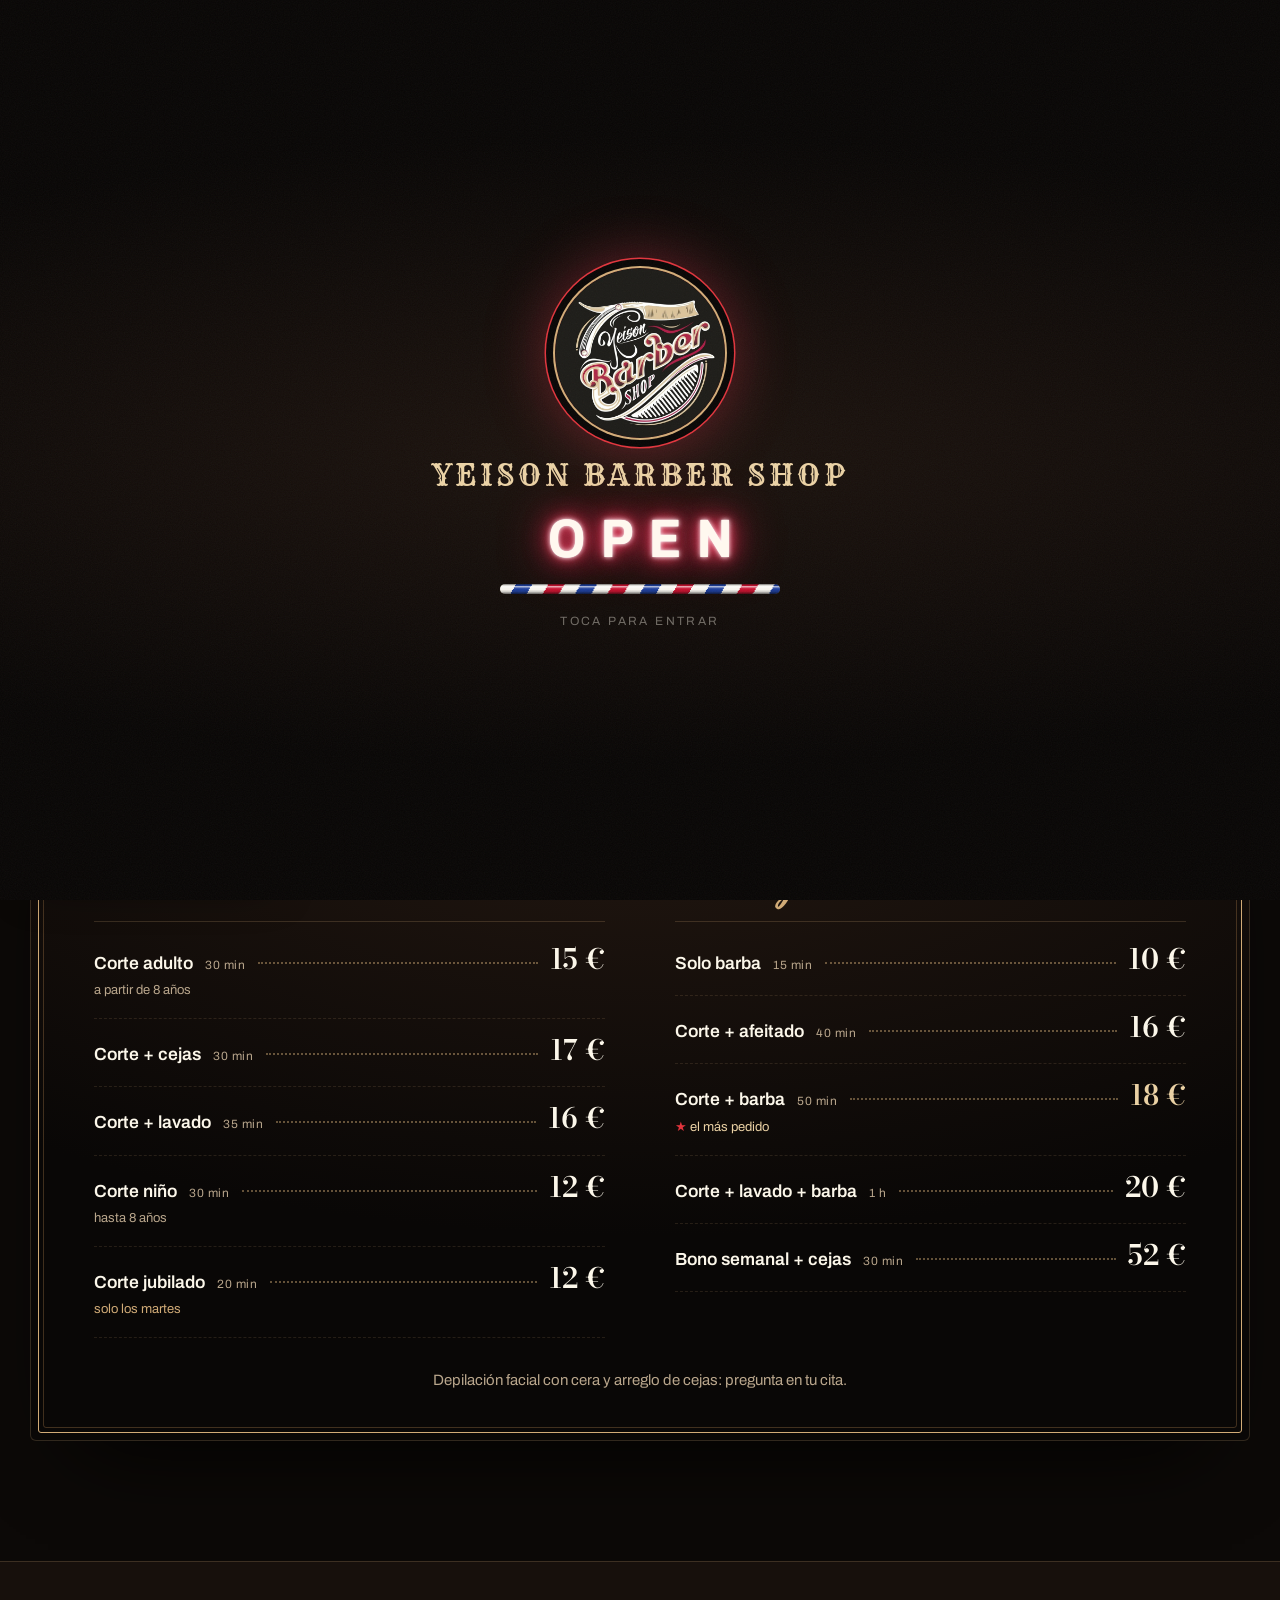
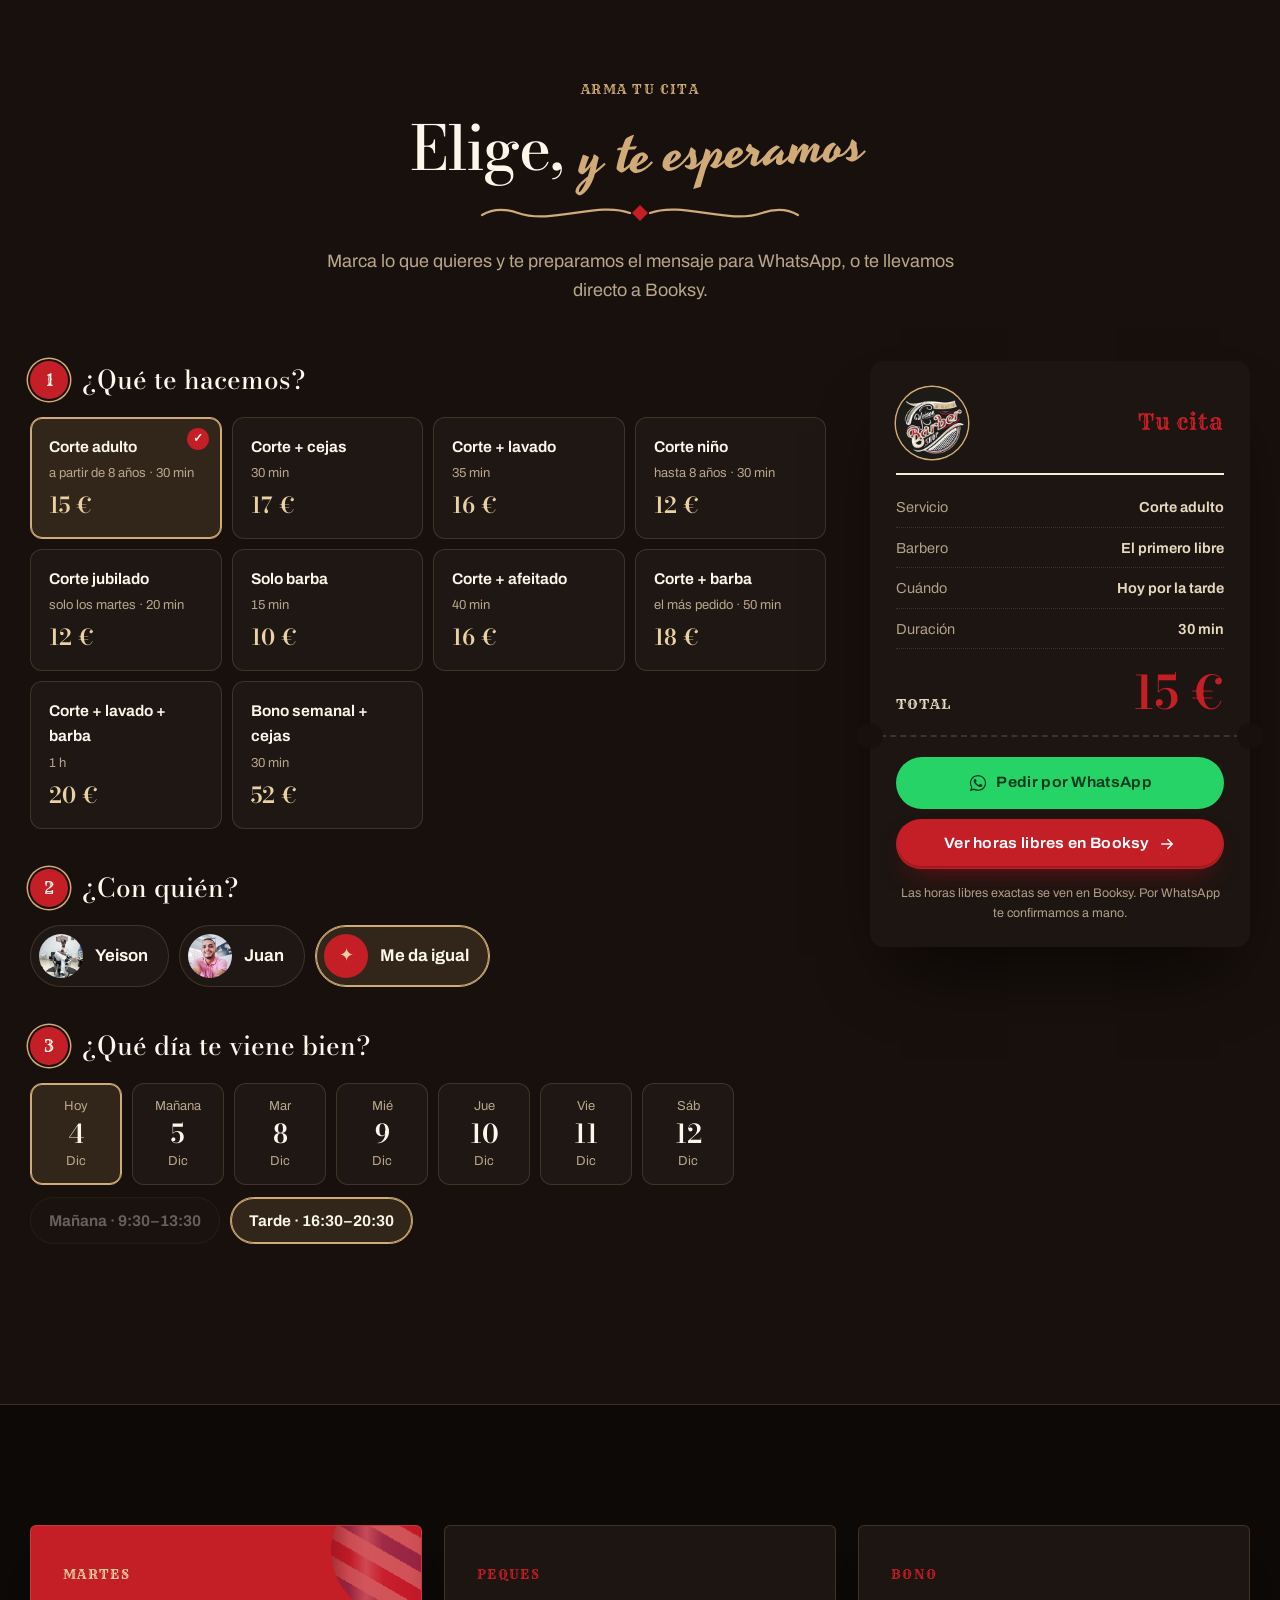
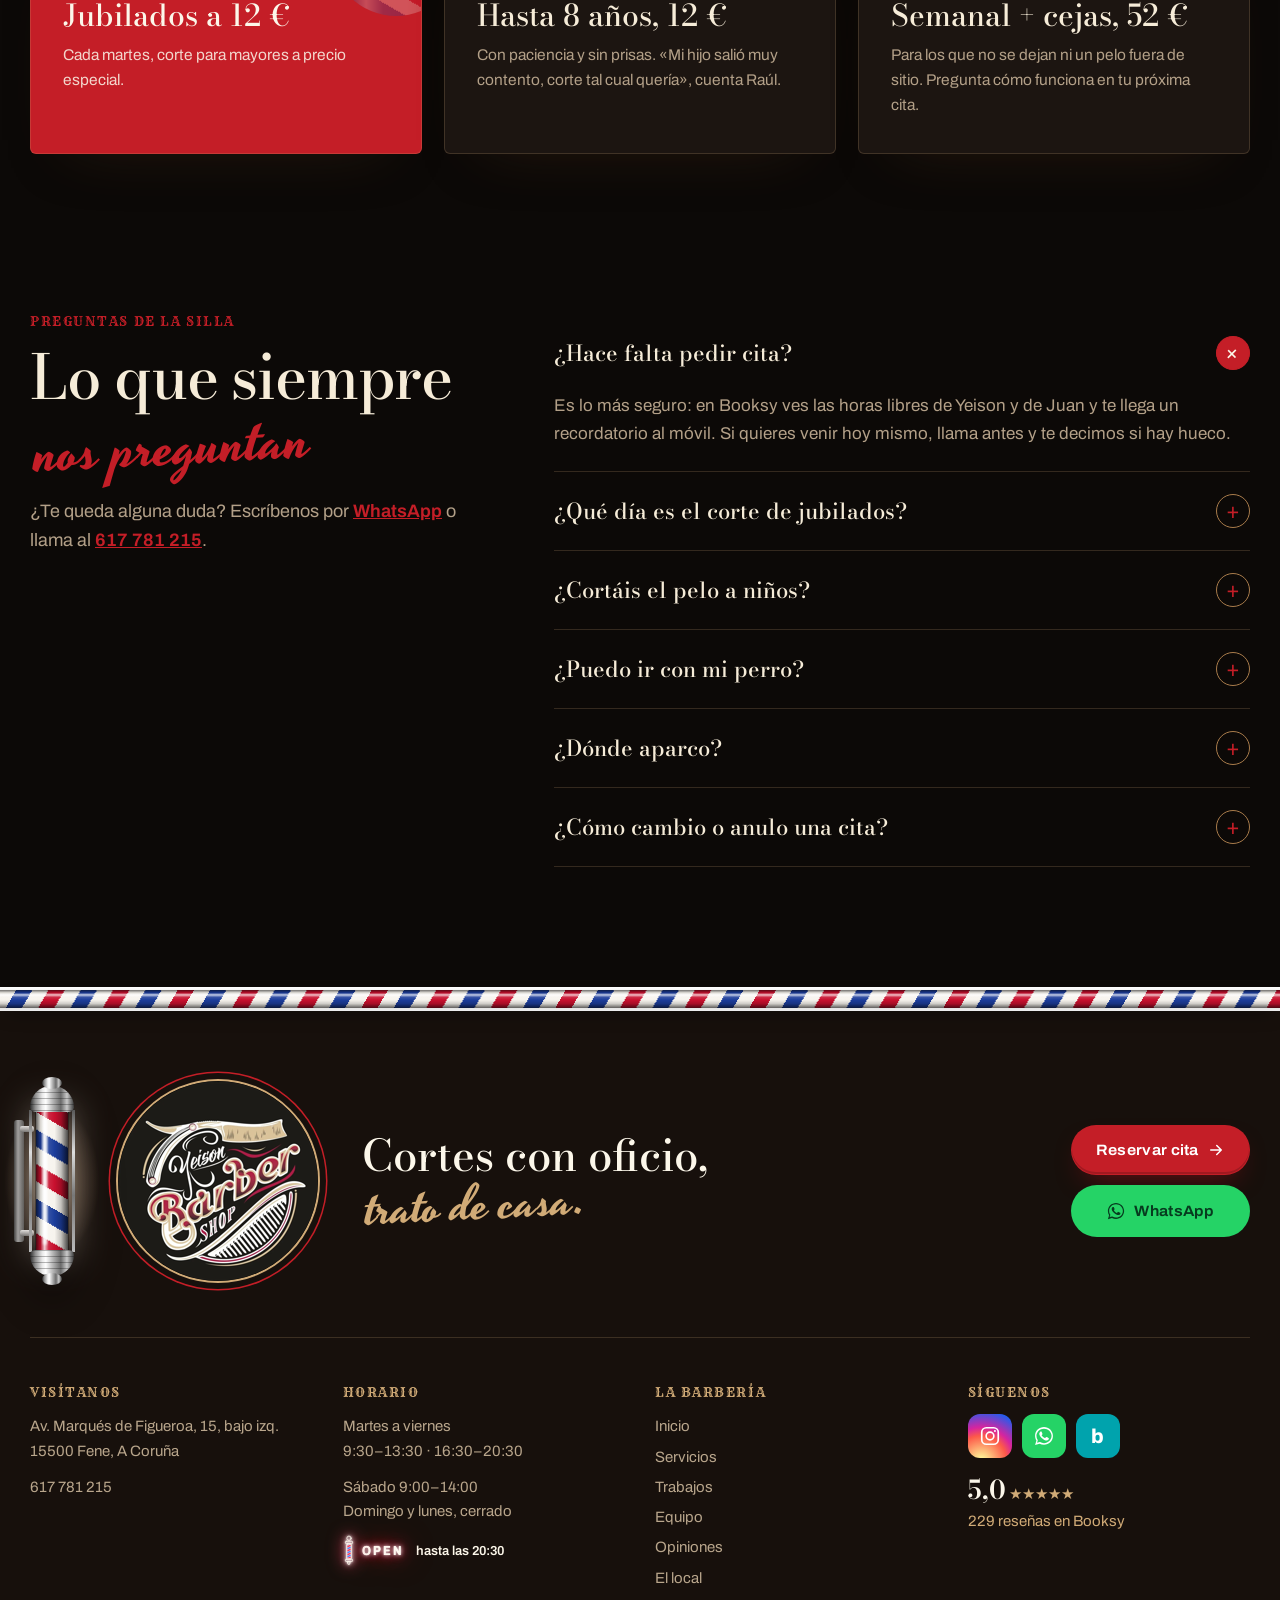
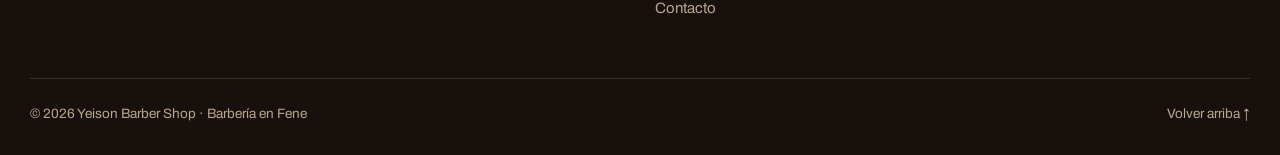
<file: servicios.html>
<!doctype html>
<html lang="es">
<head>
<meta charset="utf-8">
<meta name="viewport" content="width=device-width, initial-scale=1, viewport-fit=cover">
<title>Servicios y precios · Yeison Barber Shop, Fene</title>
<meta name="description" content="La carta de Yeison Barber Shop en Fene: corte adulto 15 €, corte + barba 18 €, jubilados los martes 12 €. Arma tu cita y reserva por Booksy o WhatsApp.">
<meta name="theme-color" content="#0c0907">
<link rel="icon" type="image/png" sizes="48x48" href="assets/img/marca/favicon-48.png">
<link rel="apple-touch-icon" href="assets/img/marca/apple-touch-icon.png">
<link rel="manifest" href="site.webmanifest">
<meta property="og:type" content="website">
<meta property="og:locale" content="es_ES">
<meta property="og:site_name" content="Yeison Barber Shop">
<meta property="og:title" content="Servicios y precios · Yeison Barber Shop, Fene">
<meta property="og:description" content="La carta de Yeison Barber Shop en Fene: corte adulto 15 €, corte + barba 18 €, jubilados los martes 12 €. Arma tu cita y reserva por Booksy o WhatsApp.">
<meta property="og:url" content="https://kodillo.github.io/YeisonBarberShop/servicios.html">
<link rel="canonical" href="https://kodillo.github.io/YeisonBarberShop/servicios.html">
<meta property="og:image" content="https://kodillo.github.io/YeisonBarberShop/assets/img/og-yeison.jpg">
<meta property="og:image:secure_url" content="https://kodillo.github.io/YeisonBarberShop/assets/img/og-yeison.jpg">
<meta property="og:image:type" content="image/jpeg">
<meta property="og:image:alt" content="Sello de Yeison Barber Shop con valoración 5,0, servicios y dirección en Fene">
<meta name="twitter:image" content="https://kodillo.github.io/YeisonBarberShop/assets/img/og-yeison.jpg">
<meta name="twitter:title" content="Servicios y precios · Yeison Barber Shop, Fene">
<meta name="twitter:description" content="La carta de Yeison Barber Shop en Fene: corte adulto 15 €, corte + barba 18 €, jubilados los martes 12 €. Arma tu cita y reserva por Booksy o WhatsApp.">
<meta property="og:image:width" content="1200">
<meta property="og:image:height" content="630">
<meta name="twitter:card" content="summary_large_image">
<link rel="preload" href="assets/fonts/bodoni-moda-latin-wght-normal.woff2" as="font" type="font/woff2" crossorigin>
<link rel="preload" href="assets/fonts/archivo-latin-wdth-normal.woff2" as="font" type="font/woff2" crossorigin>
<link rel="stylesheet" href="assets/css/site.css?v=mus6ccew">
<link rel="stylesheet" href="assets/css/fx.css?v=mus6ccew">
<script>(function(d){d.classList.add('js');var t;try{var q=new URLSearchParams(location.search).get('tema');if(q==='negro'||q==='crema')localStorage.setItem('yb-tema',q);t=localStorage.getItem('yb-tema');if(sessionStorage.getItem('yb-nav'))d.classList.add('is-entering')}catch(e){}if(t!=='crema')d.setAttribute('data-theme','negro');try{if(!sessionStorage.getItem('yb-intro')&&!sessionStorage.getItem('yb-nav')&&!matchMedia('(prefers-reduced-motion: reduce)').matches)d.classList.add('show-intro')}catch(e){}})(document.documentElement)</script>

</head>
<body class="page-servicios">
<a class="skip" href="#contenido">Saltar al contenido</a>
<div class="intro" aria-hidden="true">
  <div class="intro-half intro-top"></div><div class="intro-half intro-bottom"></div>
  <div class="intro-core">
    <div class="intro-seal"><img src="assets/img/marca/logo-negro.png" alt="" width="640" height="640"></div>
    <p class="intro-name">Yeison Barber Shop</p>
    <p class="intro-neon">OPEN</p>
    <div class="intro-tube"><span></span></div>
    <p class="intro-skip">Toca para entrar</p>
  </div>
</div>
<div class="toasts" aria-live="polite"></div>
<div class="veil" aria-hidden="true"><div class="veil-pole"></div><img src="assets/img/marca/logo-sm.png" alt="" width="420" height="365"></div>
<div class="pole-progress" aria-hidden="true"><span></span></div>

<header class="site-header">
  <div class="wrap header-in">
    <a class="brand" href="index.html" aria-label="Yeison Barber Shop, inicio">
      <img src="assets/img/marca/logo-sm.png" width="420" height="365" alt="">
    </a>
    <nav class="nav" id="nav" aria-label="Principal">
      <a href="index.html" class="nav-home">Inicio</a>
      <a href="servicios.html" aria-current="page">Servicios</a>
      <a href="trabajos.html">Trabajos</a>
      <a href="equipo.html">Equipo</a>
      <a href="opiniones.html">Opiniones</a>
      <a href="el-local.html">El local</a>
      <a href="contacto.html">Contacto</a>
      <div class="nav-extra">
        <a class="btn btn-red" href="https://booksy.com/es-es/69152_yeisonbarbershop_barberia_60431_a-fraga" target="_blank" rel="noopener">Reservar en Booksy <svg class="i-arrow" viewBox="0 0 24 24" aria-hidden="true"><path d="M5 12h13m-5-6 6 6-6 6"/></svg></a>
        <p><a href="tel:+34617781215">617 781 215</a> · Av. Marqués de Figueroa, 15 · Fene</p>
      </div>
    </nav>
    <span class="status status-head" data-status><i></i><span>Consultando horario…</span></span>
    <a class="btn btn-red btn-sm header-cta" href="https://booksy.com/es-es/69152_yeisonbarbershop_barberia_60431_a-fraga" target="_blank" rel="noopener">Reservar</a>
    <button class="menu-btn" aria-controls="nav" aria-expanded="false" aria-label="Abrir menú"><span></span><span></span><span></span></button>
  </div>
</header>

<main id="contenido">
<section class="page-hero">
  <div class="wrap page-hero-in">
    <p class="crumbs"><a href="index.html">Inicio</a> <span>/</span> Servicios</p>
    <p class="eyebrow">I · La carta</p>
    <h1 class="split">Precios claros, <span class="script">sin sorpresas</span></h1>
    <svg class="swash " viewBox="0 0 320 28" aria-hidden="true"><path class="sw-l" d="M150 14C118 2 72 26 38 14 24 9 12 10 2 16"/><path class="sw-r" d="M170 14c32-12 78 12 112 0 14-5 26-4 36 2"/><path class="sw-d" d="m160 6 8 8-8 8-8-8z"/></svg>
    <p class="lead">Los mismos que en Booksy. Elige tu servicio, mira cuánto dura y pide tu hora en dos toques.</p>
  </div>
  <img class="page-hero-art" src="assets/img/trabajos/trabajo-20-sm.jpg" alt="" aria-hidden="true" width="520" height="693">
</section>

<section class="section carta" id="carta">
  <div class="wrap">
    <div class="board frame reveal">
      <img class="board-logo" src="assets/img/marca/logo-sm.png" alt="" width="420" height="365" aria-hidden="true">
      <div class="board-col">
        <h2>Cortes</h2>
        <ul class="menu">
          <li><span class="m-name">Corte adulto <small>a partir de 8 años</small></span><span class="m-dur">30 min</span><span class="m-dots"></span><span class="m-price">15 €</span></li>
          <li><span class="m-name">Corte + cejas</span><span class="m-dur">30 min</span><span class="m-dots"></span><span class="m-price">17 €</span></li>
          <li><span class="m-name">Corte + lavado</span><span class="m-dur">35 min</span><span class="m-dots"></span><span class="m-price">16 €</span></li>
          <li><span class="m-name">Corte niño <small>hasta 8 años</small></span><span class="m-dur">30 min</span><span class="m-dots"></span><span class="m-price">12 €</span></li>
          <li class="is-tue"><span class="m-name">Corte jubilado <small>solo los martes</small></span><span class="m-dur">20 min</span><span class="m-dots"></span><span class="m-price">12 €</span></li>
        </ul>
      </div>
      <div class="board-col">
        <h2>Barba y combinados</h2>
        <ul class="menu">
          <li><span class="m-name">Solo barba</span><span class="m-dur">15 min</span><span class="m-dots"></span><span class="m-price">10 €</span></li>
          <li><span class="m-name">Corte + afeitado</span><span class="m-dur">40 min</span><span class="m-dots"></span><span class="m-price">16 €</span></li>
          <li class="is-star"><span class="m-name">Corte + barba <small>el más pedido</small></span><span class="m-dur">50 min</span><span class="m-dots"></span><span class="m-price">18 €</span></li>
          <li><span class="m-name">Corte + lavado + barba</span><span class="m-dur">1 h</span><span class="m-dots"></span><span class="m-price">20 €</span></li>
          <li><span class="m-name">Bono semanal + cejas</span><span class="m-dur">30 min</span><span class="m-dots"></span><span class="m-price">52 €</span></li>
        </ul>
      </div>
      <p class="board-note">Depilación facial con cera y arreglo de cejas: pregunta en tu cita.</p>
    </div>
  </div>
</section>

<section class="section section-ink builder-sec" id="reserva">
  <div class="wrap">
    <header class="sec-head center reveal">
      <p class="eyebrow">Arma tu cita</p>
      <h2 class="split">Elige, <span class="script">y te esperamos</span></h2>
      <svg class="swash swash-light" viewBox="0 0 320 28" aria-hidden="true"><path class="sw-l" d="M150 14C118 2 72 26 38 14 24 9 12 10 2 16"/><path class="sw-r" d="M170 14c32-12 78 12 112 0 14-5 26-4 36 2"/><path class="sw-d" d="m160 6 8 8-8 8-8-8z"/></svg>
      <p class="sec-lead">Marca lo que quieres y te preparamos el mensaje para WhatsApp, o te llevamos directo a Booksy.</p>
    </header>

    <div class="builder reveal" data-builder>
      <div class="builder-steps">
        <fieldset class="step">
          <legend><span class="step-n">1</span> ¿Qué te hacemos?</legend>
          <div class="opt-grid" data-services></div>
        </fieldset>
        <fieldset class="step">
          <legend><span class="step-n">2</span> ¿Con quién?</legend>
          <div class="opt-row">
            <label class="opt opt-barber"><input type="radio" name="barbero" value="Yeison"><img src="assets/img/yeison.jpg" alt="" width="1100" height="1100"><span>Yeison</span></label>
            <label class="opt opt-barber"><input type="radio" name="barbero" value="Juan"><img src="assets/img/juan.jpg" alt="" width="1100" height="1100"><span>Juan</span></label>
            <label class="opt opt-barber"><input type="radio" name="barbero" value="" checked><span class="opt-any">✦</span><span>Me da igual</span></label>
          </div>
        </fieldset>
        <fieldset class="step">
          <legend><span class="step-n">3</span> ¿Qué día te viene bien?</legend>
          <div class="opt-row opt-days" data-days></div>
          <div class="opt-row opt-slots" data-slots></div>
        </fieldset>
      </div>

      <aside class="ticket" aria-live="polite">
        <div class="ticket-head">
          <img src="assets/img/marca/logo-sm.png" alt="" width="420" height="365">
          <p class="rye">Tu cita</p>
        </div>
        <dl class="ticket-lines">
          <div><dt>Servicio</dt><dd data-t="service">Elige uno</dd></div>
          <div><dt>Barbero</dt><dd data-t="barber">El primero libre</dd></div>
          <div><dt>Cuándo</dt><dd data-t="when">Elige día</dd></div>
          <div><dt>Duración</dt><dd data-t="dur">—</dd></div>
        </dl>
        <p class="ticket-total"><span>Total</span><b data-t="price">0 €</b></p>
        <div class="ticket-cut" aria-hidden="true"></div>
        <a class="btn btn-wa btn-block" data-t="wa" href="https://wa.me/34617781215?text=Hola%20Yeison%2C%20quer%C3%ADa%20pedir%20cita" target="_blank" rel="noopener"><svg class="i-wa" viewBox="0 0 32 32" aria-hidden="true"><path d="M16 3C8.8 3 3 8.7 3 15.8c0 2.5.7 4.9 2 6.9L3 29l6.5-1.9c2 1.1 4.2 1.6 6.5 1.6 7.2 0 13-5.7 13-12.8S23.2 3 16 3Zm0 23.4c-2.1 0-4.1-.6-5.8-1.6l-.4-.2-3.9 1.1 1.1-3.7-.3-.4a10.4 10.4 0 0 1-1.7-5.8C5 10 9.9 5.3 16 5.3S27 10 27 15.8s-4.9 10.6-11 10.6Zm6-7.9c-.3-.2-2-1-2.3-1.1-.3-.1-.5-.2-.8.2l-1 1.3c-.2.2-.4.2-.7.1a9 9 0 0 1-4.5-3.9c-.3-.6.3-.5 1-1.8.1-.2 0-.4 0-.6l-1-2.5c-.3-.7-.6-.6-.8-.6h-.7c-.2 0-.6.1-.9.4-.3.3-1.2 1.2-1.2 2.9s1.2 3.4 1.4 3.6c.2.2 2.4 3.7 5.9 5.2 2.2.9 3 1 4.1.8.7-.1 2-.8 2.3-1.6.3-.8.3-1.5.2-1.6-.1-.2-.3-.3-.6-.4Z"/></svg> Pedir por WhatsApp</a>
        <a class="btn btn-red btn-block" href="https://booksy.com/es-es/69152_yeisonbarbershop_barberia_60431_a-fraga" target="_blank" rel="noopener">Ver horas libres en Booksy <svg class="i-arrow" viewBox="0 0 24 24" aria-hidden="true"><path d="M5 12h13m-5-6 6 6-6 6"/></svg></a>
        <p class="ticket-note">Las horas libres exactas se ven en Booksy. Por WhatsApp te confirmamos a mano.</p>
      </aside>
    </div>
  </div>
</section>

<section class="section extras" id="extras">
  <div class="wrap">
    <div class="perks">
      <article class="perk perk-tue reveal" data-tuesday>
        <span class="perk-tag rye">Martes</span>
        <h3>Jubilados a 12 €</h3>
        <p>Cada martes, corte para mayores a precio especial. <span class="today-flag">Hoy es martes: aprovecha.</span></p>
      </article>
      <article class="perk reveal">
        <span class="perk-tag rye">Peques</span>
        <h3>Hasta 8 años, 12 €</h3>
        <p>Con paciencia y sin prisas. «Mi hijo salió muy contento, corte tal cual quería», cuenta Raúl.</p>
      </article>
      <article class="perk reveal">
        <span class="perk-tag rye">Bono</span>
        <h3>Semanal + cejas, 52 €</h3>
        <p>Para los que no se dejan ni un pelo fuera de sitio. Pregunta cómo funciona en tu próxima cita.</p>
      </article>
    </div>
  </div>
</section>

<section class="section faq-sec">
  <div class="wrap faq-in">
    <header class="reveal">
      <p class="eyebrow">Preguntas de la silla</p>
      <h2 class="split">Lo que siempre <span class="script">nos preguntan</span></h2>
      <p class="sec-lead">¿Te queda alguna duda? Escríbenos por <a href="https://wa.me/34617781215?text=Hola%20Yeison%2C%20quer%C3%ADa%20pedir%20cita" target="_blank" rel="noopener">WhatsApp</a> o llama al <a href="tel:+34617781215">617 781 215</a>.</p>
    </header>
    <div class="faq reveal">
      <details open><summary>¿Hace falta pedir cita?</summary><p>Es lo más seguro: en Booksy ves las horas libres de Yeison y de Juan y te llega un recordatorio al móvil. Si quieres venir hoy mismo, llama antes y te decimos si hay hueco.</p></details>
      <details><summary>¿Qué día es el corte de jubilados?</summary><p>Los martes. El corte cuesta 12 € y dura unos 20 minutos.</p></details>
      <details><summary>¿Cortáis el pelo a niños?</summary><p>Sí. Hasta los 8 años el corte cuesta 12 €; a partir de ahí se aplica la tarifa de adulto.</p></details>
      <details><summary>¿Puedo ir con mi perro?</summary><p>Sí, las mascotas son bienvenidas en el local.</p></details>
      <details><summary>¿Dónde aparco?</summary><p>El local tiene plaza de aparcamiento y acceso adaptado. Estamos en la Av. Marqués de Figueroa, 15, bajo izquierda.</p></details>
      <details><summary>¿Cómo cambio o anulo una cita?</summary><p>Desde la propia app de Booksy, en «Mis citas». Si reservaste por WhatsApp, escríbenos por el mismo chat.</p></details>
    </div>
  </div>
</section>
</main>

<footer class="site-footer">
  <div class="footer-pole" aria-hidden="true"></div>
  <div class="wrap footer-top">
    <div class="lamp footer-lamp" aria-hidden="true"><span class="lamp-mount"></span><span class="lamp-cap lamp-top"></span><span class="lamp-glass"></span><span class="lamp-cap lamp-bottom"></span></div>
    <a class="footer-logo" href="index.html" aria-label="Inicio"><img src="assets/img/marca/logo-sm.png" width="420" height="365" alt="Yeison Barber Shop"></a>
    <p class="footer-claim">Cortes con oficio,<br><span class="script">trato de casa.</span></p>
    <div class="footer-cta">
      <a class="btn btn-red" href="https://booksy.com/es-es/69152_yeisonbarbershop_barberia_60431_a-fraga" target="_blank" rel="noopener">Reservar cita <svg class="i-arrow" viewBox="0 0 24 24" aria-hidden="true"><path d="M5 12h13m-5-6 6 6-6 6"/></svg></a>
      <a class="btn btn-wa" href="https://wa.me/34617781215?text=Hola%20Yeison%2C%20quer%C3%ADa%20pedir%20cita" target="_blank" rel="noopener"><svg class="i-wa" viewBox="0 0 32 32" aria-hidden="true"><path d="M16 3C8.8 3 3 8.7 3 15.8c0 2.5.7 4.9 2 6.9L3 29l6.5-1.9c2 1.1 4.2 1.6 6.5 1.6 7.2 0 13-5.7 13-12.8S23.2 3 16 3Zm0 23.4c-2.1 0-4.1-.6-5.8-1.6l-.4-.2-3.9 1.1 1.1-3.7-.3-.4a10.4 10.4 0 0 1-1.7-5.8C5 10 9.9 5.3 16 5.3S27 10 27 15.8s-4.9 10.6-11 10.6Zm6-7.9c-.3-.2-2-1-2.3-1.1-.3-.1-.5-.2-.8.2l-1 1.3c-.2.2-.4.2-.7.1a9 9 0 0 1-4.5-3.9c-.3-.6.3-.5 1-1.8.1-.2 0-.4 0-.6l-1-2.5c-.3-.7-.6-.6-.8-.6h-.7c-.2 0-.6.1-.9.4-.3.3-1.2 1.2-1.2 2.9s1.2 3.4 1.4 3.6c.2.2 2.4 3.7 5.9 5.2 2.2.9 3 1 4.1.8.7-.1 2-.8 2.3-1.6.3-.8.3-1.5.2-1.6-.1-.2-.3-.3-.6-.4Z"/></svg> WhatsApp</a>
    </div>
  </div>
  <div class="wrap footer-cols">
    <div>
      <h2>Visítanos</h2>
      <p>Av. Marqués de Figueroa, 15, bajo izq.<br>15500 Fene, A Coruña</p>
      <p><a href="tel:+34617781215">617 781 215</a></p>
    </div>
    <div>
      <h2>Horario</h2>
      <p>Martes a viernes<br>9:30–13:30 · 16:30–20:30</p>
      <p>Sábado 9:00–14:00<br>Domingo y lunes, cerrado</p>
      <p class="status" data-status><i></i><span>…</span></p>
    </div>
    <div>
      <h2>La barbería</h2>
      <p class="footer-links"><a href="index.html">Inicio</a><a href="servicios.html">Servicios</a><a href="trabajos.html">Trabajos</a><a href="equipo.html">Equipo</a><a href="opiniones.html">Opiniones</a><a href="el-local.html">El local</a><a href="contacto.html">Contacto</a></p>
    </div>
    <div>
      <h2>Síguenos</h2>
      <p class="socials">
        <a class="soc soc-ig" href="https://www.instagram.com/yeisonbarbershop01/" target="_blank" rel="noopener" aria-label="Instagram"><svg class="i-ig" viewBox="0 0 24 24" aria-hidden="true"><rect x="3" y="3" width="18" height="18" rx="5"/><circle cx="12" cy="12" r="4.2"/><circle cx="17.4" cy="6.6" r="1.1" class="dot"/></svg></a>
        <a class="soc soc-wa" href="https://wa.me/34617781215?text=Hola%20Yeison%2C%20quer%C3%ADa%20pedir%20cita" target="_blank" rel="noopener" aria-label="WhatsApp"><svg class="i-wa" viewBox="0 0 32 32" aria-hidden="true"><path d="M16 3C8.8 3 3 8.7 3 15.8c0 2.5.7 4.9 2 6.9L3 29l6.5-1.9c2 1.1 4.2 1.6 6.5 1.6 7.2 0 13-5.7 13-12.8S23.2 3 16 3Zm0 23.4c-2.1 0-4.1-.6-5.8-1.6l-.4-.2-3.9 1.1 1.1-3.7-.3-.4a10.4 10.4 0 0 1-1.7-5.8C5 10 9.9 5.3 16 5.3S27 10 27 15.8s-4.9 10.6-11 10.6Zm6-7.9c-.3-.2-2-1-2.3-1.1-.3-.1-.5-.2-.8.2l-1 1.3c-.2.2-.4.2-.7.1a9 9 0 0 1-4.5-3.9c-.3-.6.3-.5 1-1.8.1-.2 0-.4 0-.6l-1-2.5c-.3-.7-.6-.6-.8-.6h-.7c-.2 0-.6.1-.9.4-.3.3-1.2 1.2-1.2 2.9s1.2 3.4 1.4 3.6c.2.2 2.4 3.7 5.9 5.2 2.2.9 3 1 4.1.8.7-.1 2-.8 2.3-1.6.3-.8.3-1.5.2-1.6-.1-.2-.3-.3-.6-.4Z"/></svg></a>
        <a class="soc soc-bk" href="https://booksy.com/es-es/69152_yeisonbarbershop_barberia_60431_a-fraga" target="_blank" rel="noopener" aria-label="Booksy">b</a>
      </p>
      <p class="footer-rating"><b>5,0</b> ★★★★★<br>229 reseñas en Booksy</p>
    </div>
  </div>
  <div class="wrap footer-base">
    <p>© <span data-year>2026</span> Yeison Barber Shop · Barbería en Fene</p>
    <a href="#contenido" class="to-top">Volver arriba ↑</a>
  </div>
</footer>

<div class="theme-switch" role="group" aria-label="Color de la web">
  <span class="theme-switch-label">Estilo</span>
  <button type="button" data-theme-set="negro" aria-pressed="true"><i class="sw-negro" aria-hidden="true"></i>Negro</button>
  <button type="button" data-theme-set="crema" aria-pressed="false"><i class="sw-crema" aria-hidden="true"></i>Crema</button>
</div>

<nav class="dock" aria-label="Acciones rápidas">
  <a href="tel:+34617781215"><svg class="i-line" viewBox="0 0 24 24" aria-hidden="true"><path d="M6.6 3.5 9 3l1.6 4.2-2 1.4a11 11 0 0 0 6.8 6.8l1.4-2L21 15l-.5 2.4a2.5 2.5 0 0 1-2.6 2A16 16 0 0 1 4.6 6.1a2.5 2.5 0 0 1 2-2.6Z"/></svg><span>Llamar</span></a>
  <a href="https://wa.me/34617781215?text=Hola%20Yeison%2C%20quer%C3%ADa%20pedir%20cita" target="_blank" rel="noopener" class="dock-wa"><svg class="i-wa" viewBox="0 0 32 32" aria-hidden="true"><path d="M16 3C8.8 3 3 8.7 3 15.8c0 2.5.7 4.9 2 6.9L3 29l6.5-1.9c2 1.1 4.2 1.6 6.5 1.6 7.2 0 13-5.7 13-12.8S23.2 3 16 3Zm0 23.4c-2.1 0-4.1-.6-5.8-1.6l-.4-.2-3.9 1.1 1.1-3.7-.3-.4a10.4 10.4 0 0 1-1.7-5.8C5 10 9.9 5.3 16 5.3S27 10 27 15.8s-4.9 10.6-11 10.6Zm6-7.9c-.3-.2-2-1-2.3-1.1-.3-.1-.5-.2-.8.2l-1 1.3c-.2.2-.4.2-.7.1a9 9 0 0 1-4.5-3.9c-.3-.6.3-.5 1-1.8.1-.2 0-.4 0-.6l-1-2.5c-.3-.7-.6-.6-.8-.6h-.7c-.2 0-.6.1-.9.4-.3.3-1.2 1.2-1.2 2.9s1.2 3.4 1.4 3.6c.2.2 2.4 3.7 5.9 5.2 2.2.9 3 1 4.1.8.7-.1 2-.8 2.3-1.6.3-.8.3-1.5.2-1.6-.1-.2-.3-.3-.6-.4Z"/></svg><span>WhatsApp</span></a>
  <a href="https://booksy.com/es-es/69152_yeisonbarbershop_barberia_60431_a-fraga" target="_blank" rel="noopener" class="dock-main">Reservar cita</a>
</nav>

<script src="assets/js/data.js?v=mus6ccew" defer></script>
<script src="assets/js/lenis.min.js" defer></script>
<script src="assets/js/main.js?v=mus6ccew" defer></script>
<script src="assets/js/fx.js?v=mus6ccew" defer></script>
</body>
</html>
</file>
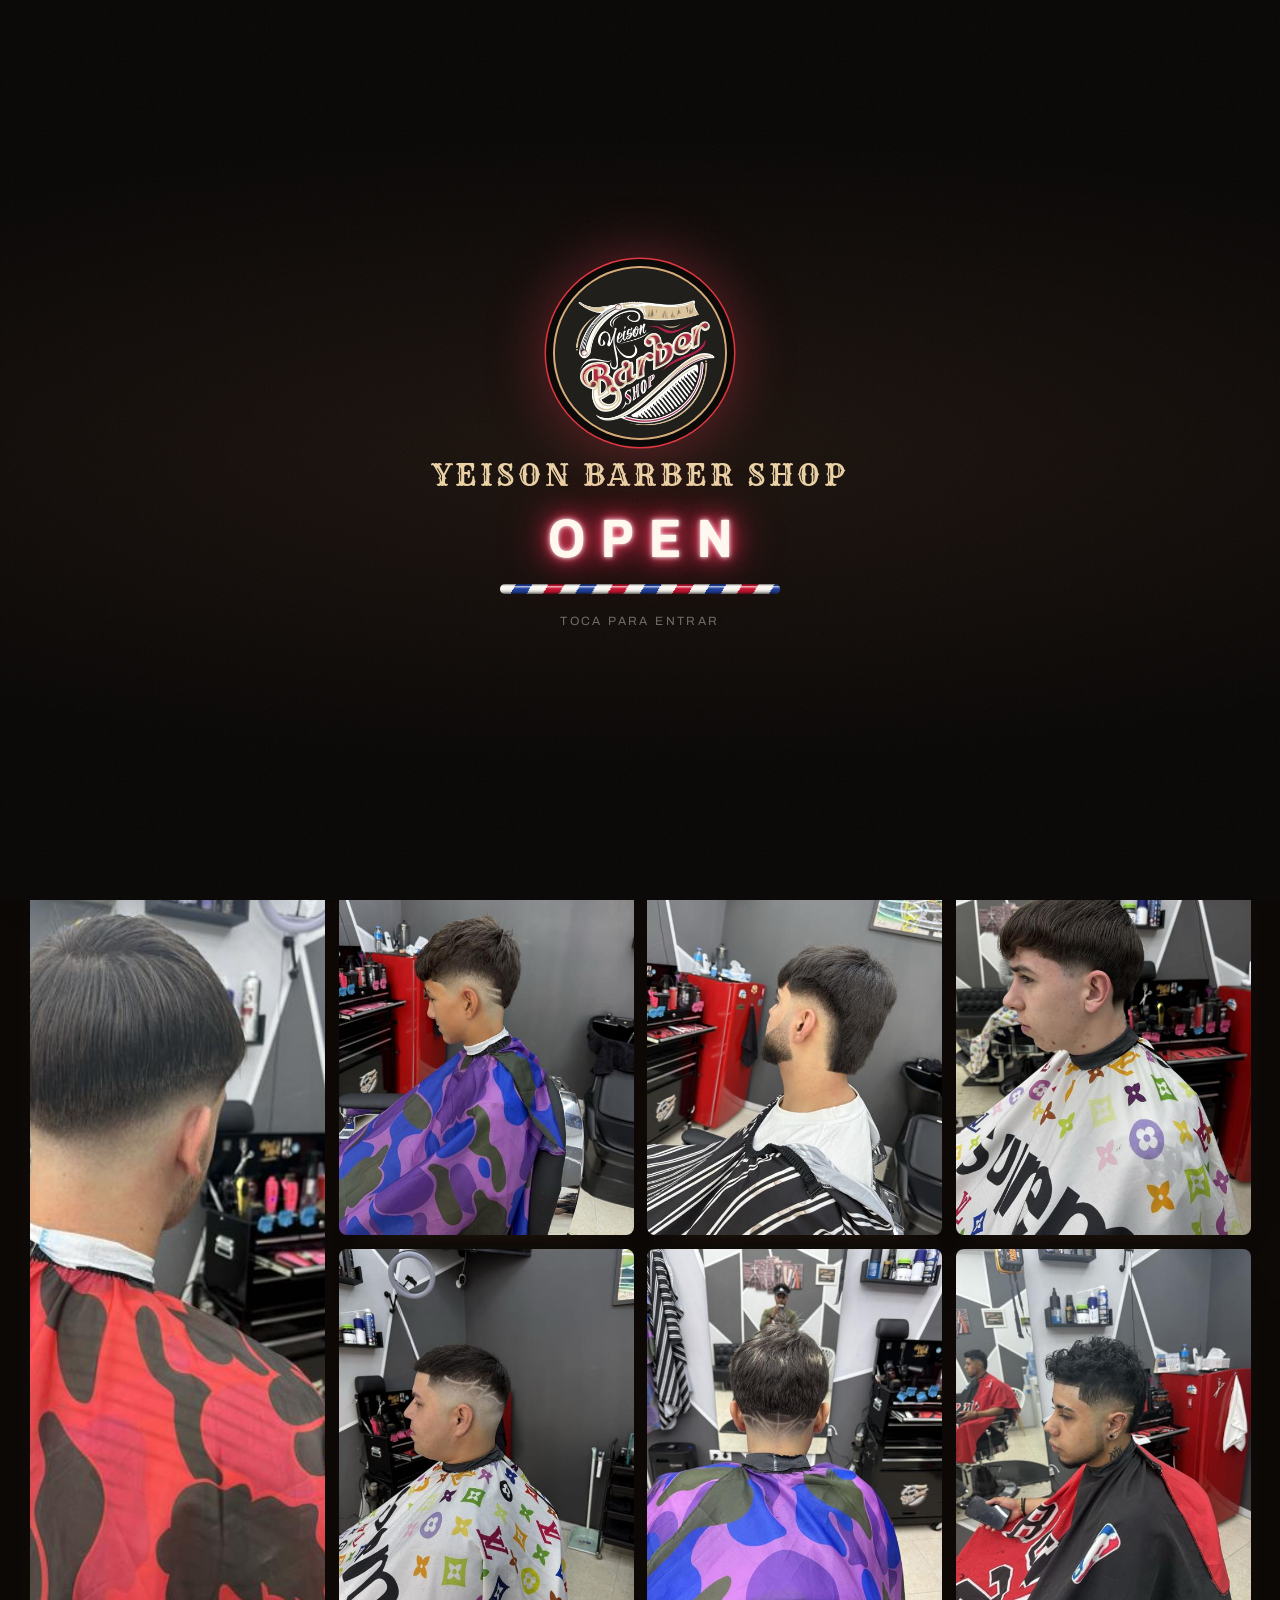
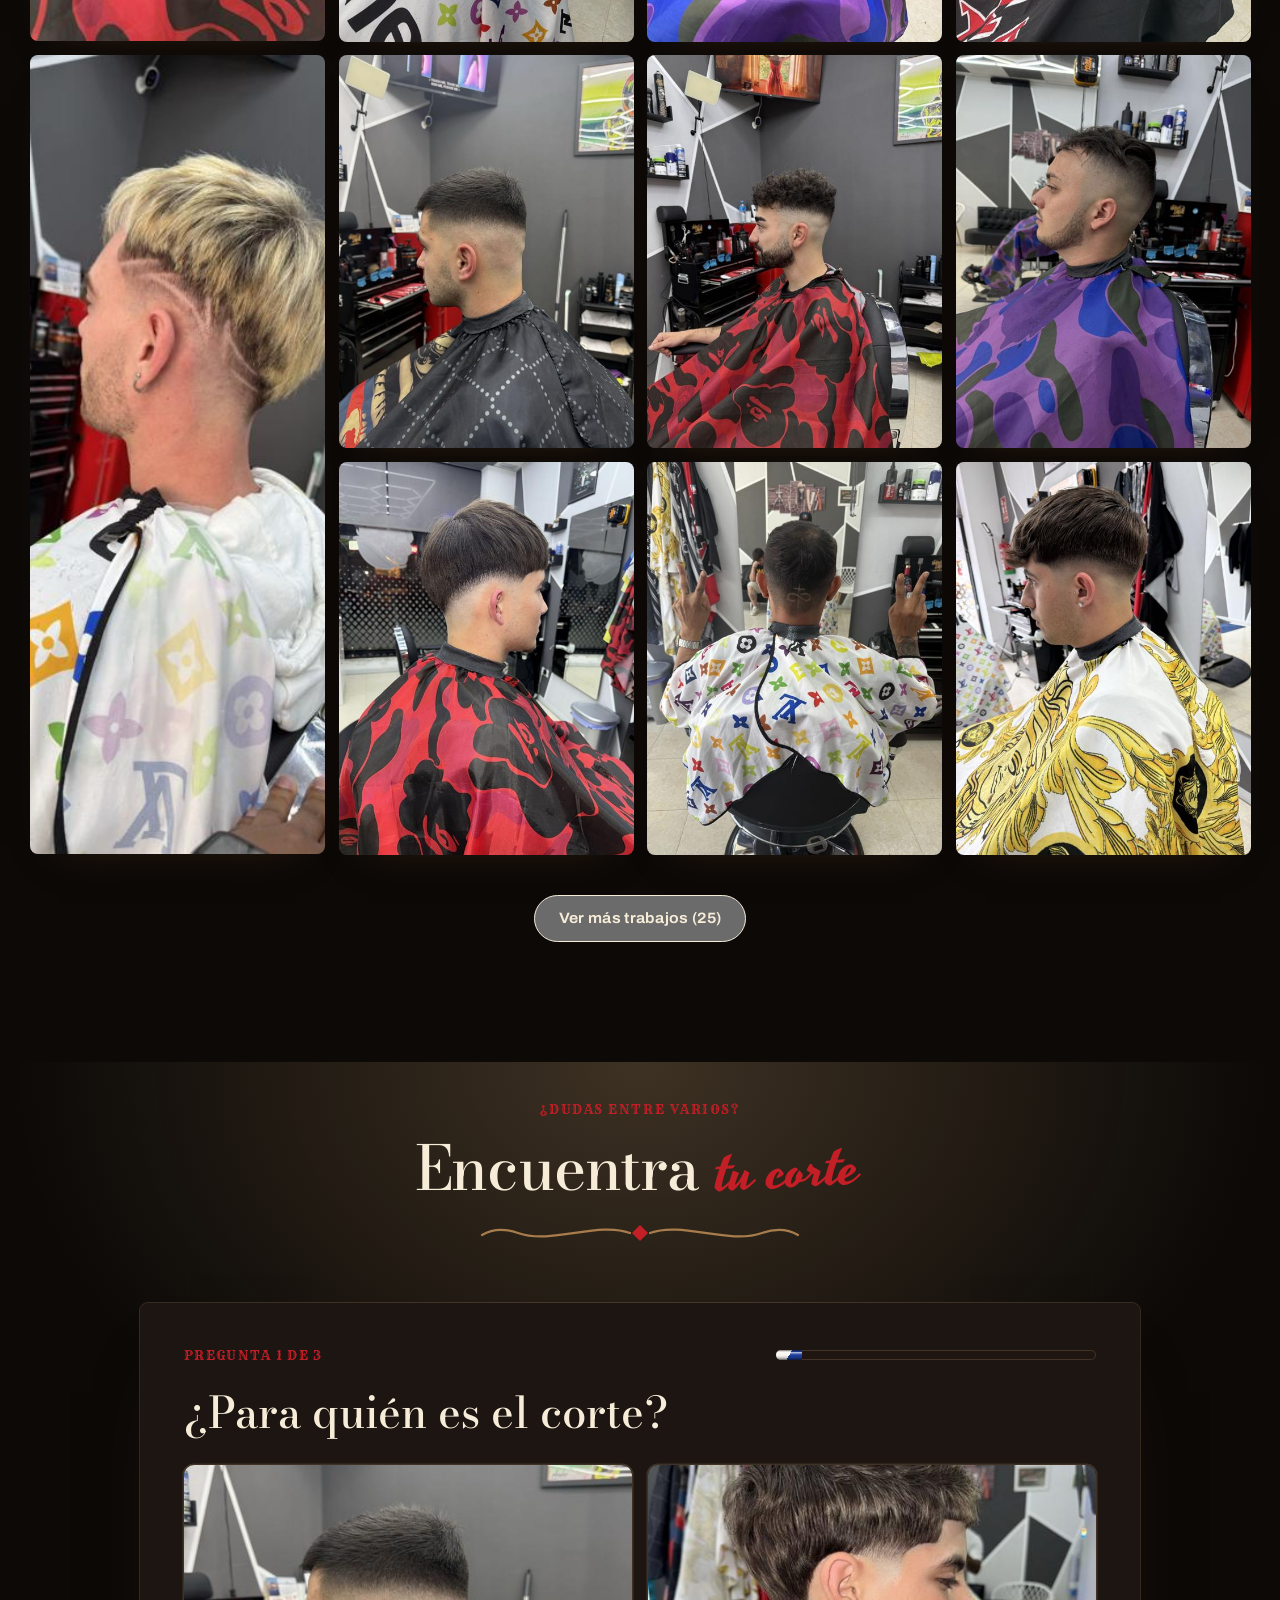
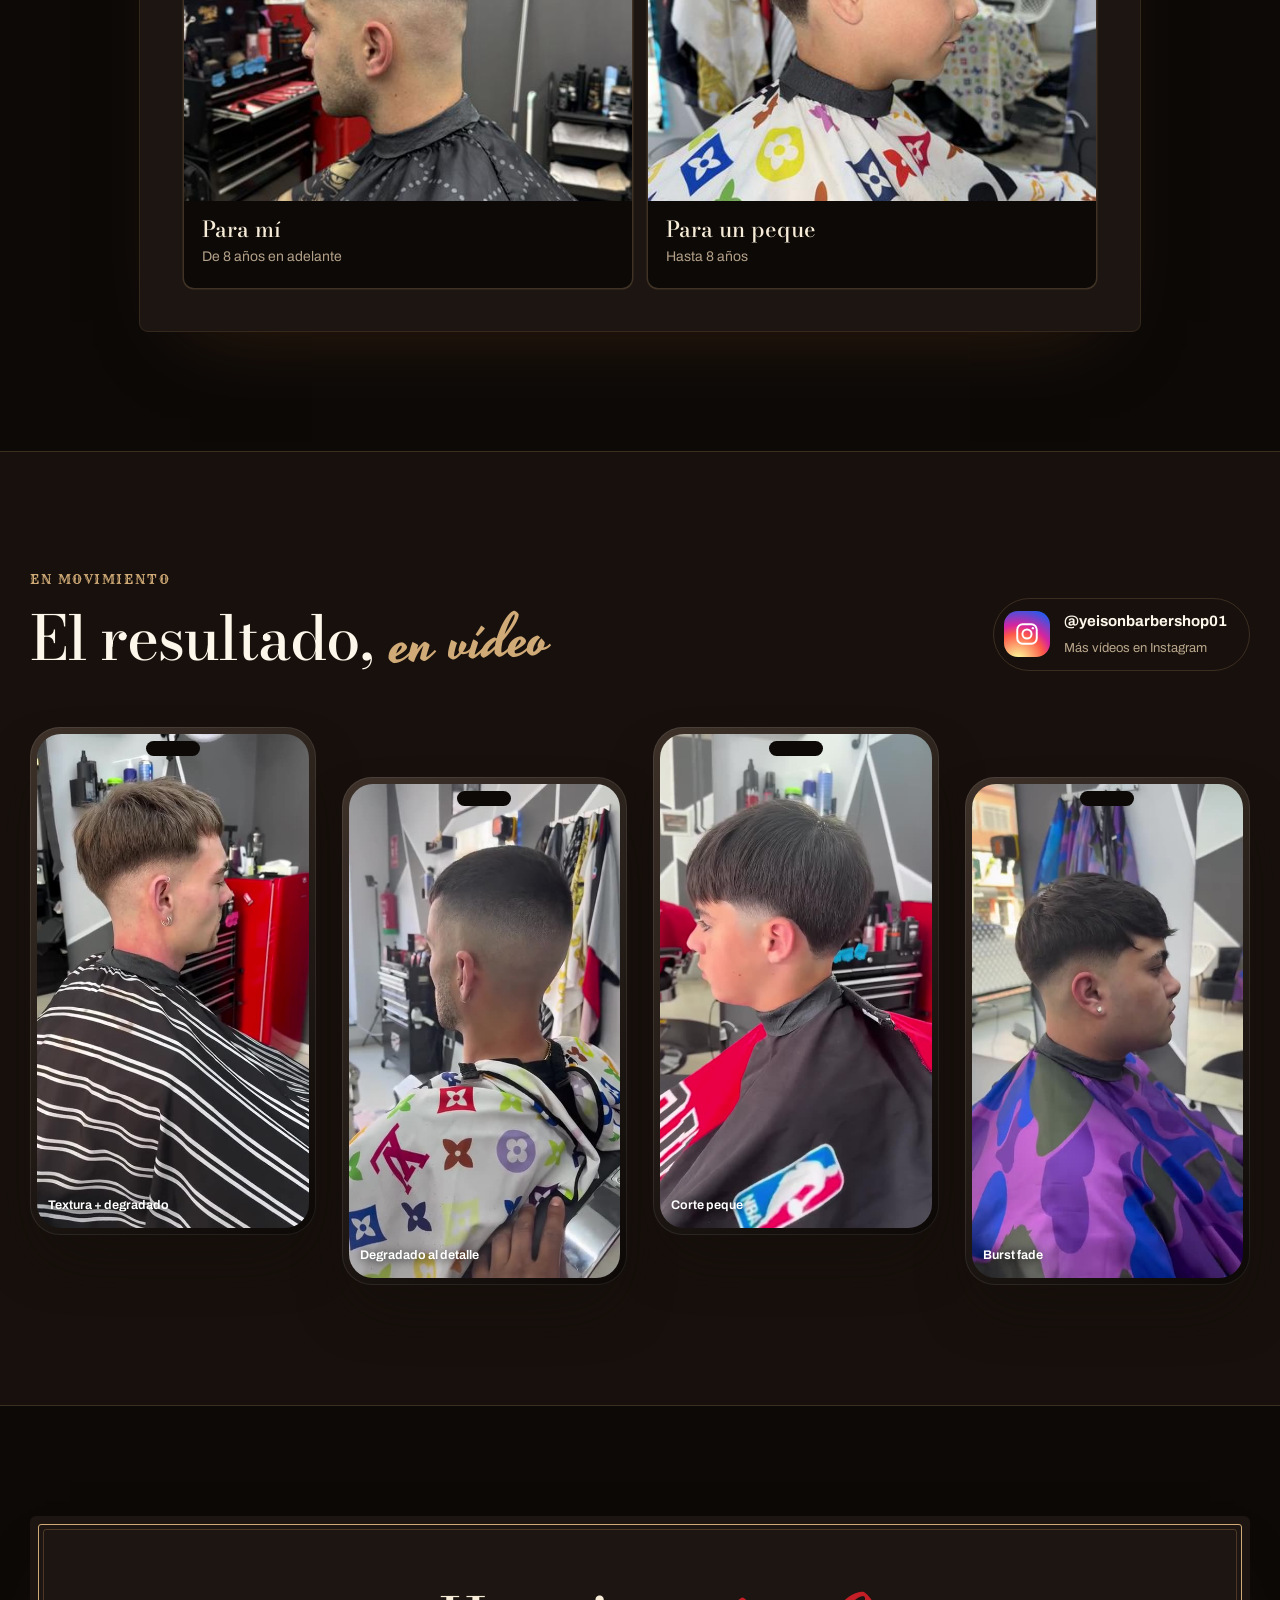
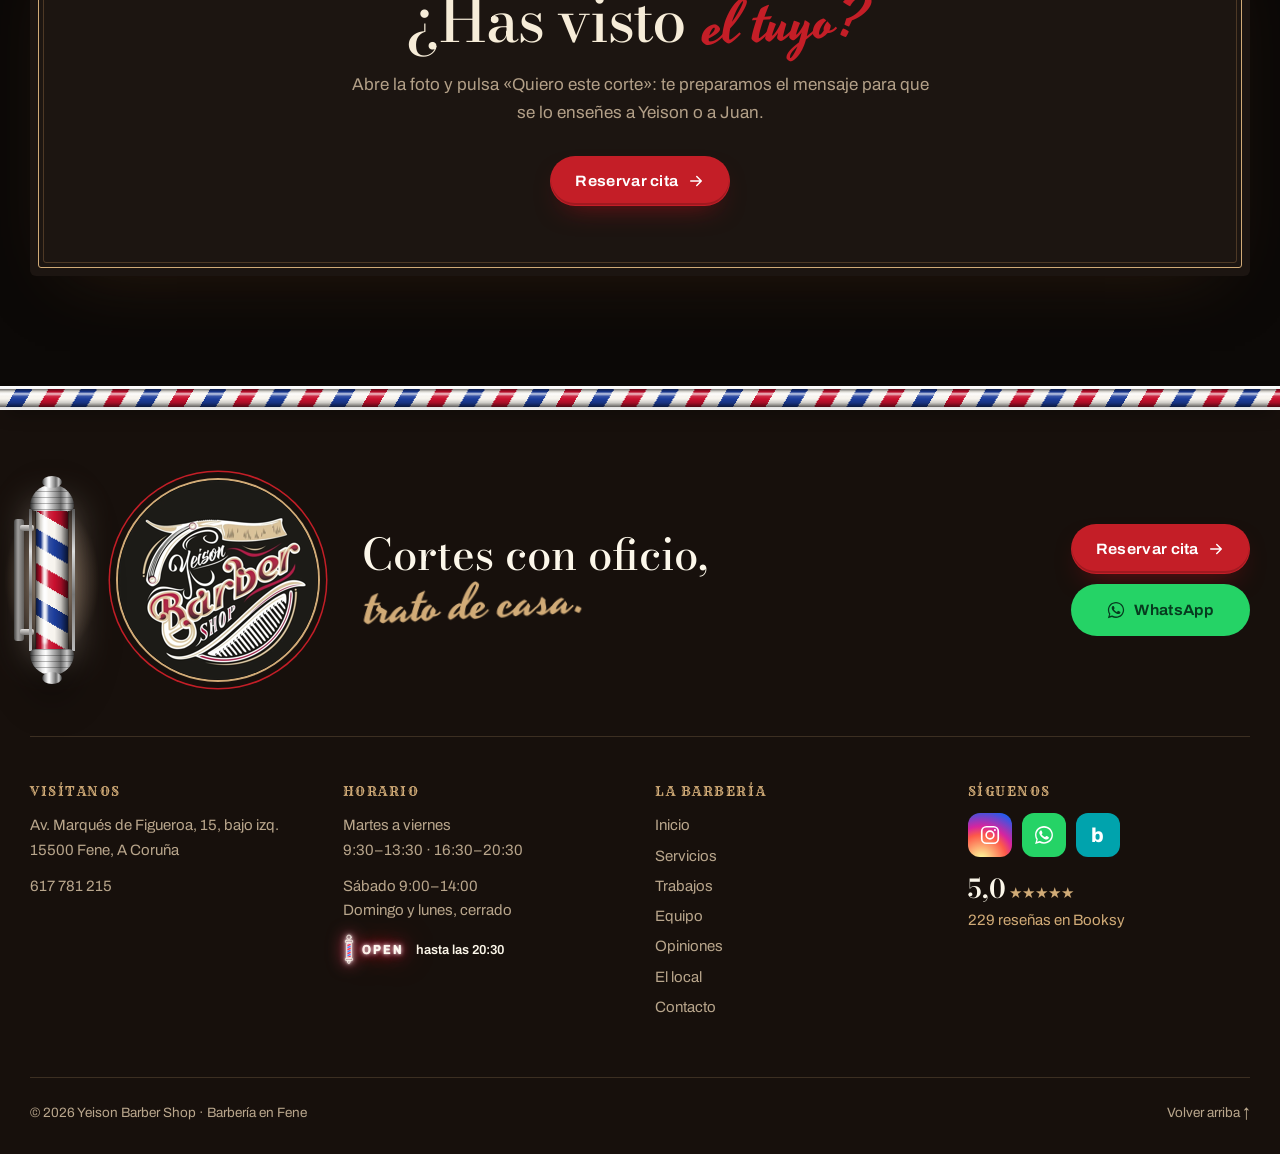
<file: trabajos.html>
<!doctype html>
<html lang="es">
<head>
<meta charset="utf-8">
<meta name="viewport" content="width=device-width, initial-scale=1, viewport-fit=cover">
<title>Trabajos · Yeison Barber Shop, Fene</title>
<meta name="description" content="43 cortes reales hechos en Yeison Barber Shop (Fene): degradados, texturas, diseños a cuchilla, barba y cortes para peques. Fotos y vídeos.">
<meta name="theme-color" content="#0c0907">
<link rel="icon" type="image/png" sizes="48x48" href="assets/img/marca/favicon-48.png">
<link rel="apple-touch-icon" href="assets/img/marca/apple-touch-icon.png">
<link rel="manifest" href="site.webmanifest">
<meta property="og:type" content="website">
<meta property="og:locale" content="es_ES">
<meta property="og:site_name" content="Yeison Barber Shop">
<meta property="og:title" content="Trabajos · Yeison Barber Shop, Fene">
<meta property="og:description" content="43 cortes reales hechos en Yeison Barber Shop (Fene): degradados, texturas, diseños a cuchilla, barba y cortes para peques. Fotos y vídeos.">
<meta property="og:url" content="https://kodillo.github.io/YeisonBarberShop/trabajos.html">
<link rel="canonical" href="https://kodillo.github.io/YeisonBarberShop/trabajos.html">
<meta property="og:image" content="https://kodillo.github.io/YeisonBarberShop/assets/img/og-yeison.jpg">
<meta property="og:image:secure_url" content="https://kodillo.github.io/YeisonBarberShop/assets/img/og-yeison.jpg">
<meta property="og:image:type" content="image/jpeg">
<meta property="og:image:alt" content="Sello de Yeison Barber Shop con valoración 5,0, servicios y dirección en Fene">
<meta name="twitter:image" content="https://kodillo.github.io/YeisonBarberShop/assets/img/og-yeison.jpg">
<meta name="twitter:title" content="Trabajos · Yeison Barber Shop, Fene">
<meta name="twitter:description" content="43 cortes reales hechos en Yeison Barber Shop (Fene): degradados, texturas, diseños a cuchilla, barba y cortes para peques. Fotos y vídeos.">
<meta property="og:image:width" content="1200">
<meta property="og:image:height" content="630">
<meta name="twitter:card" content="summary_large_image">
<link rel="preload" href="assets/fonts/bodoni-moda-latin-wght-normal.woff2" as="font" type="font/woff2" crossorigin>
<link rel="preload" href="assets/fonts/archivo-latin-wdth-normal.woff2" as="font" type="font/woff2" crossorigin>
<link rel="stylesheet" href="assets/css/site.css?v=mus6ccew">
<link rel="stylesheet" href="assets/css/fx.css?v=mus6ccew">
<script>(function(d){d.classList.add('js');var t;try{var q=new URLSearchParams(location.search).get('tema');if(q==='negro'||q==='crema')localStorage.setItem('yb-tema',q);t=localStorage.getItem('yb-tema');if(sessionStorage.getItem('yb-nav'))d.classList.add('is-entering')}catch(e){}if(t!=='crema')d.setAttribute('data-theme','negro');try{if(!sessionStorage.getItem('yb-intro')&&!sessionStorage.getItem('yb-nav')&&!matchMedia('(prefers-reduced-motion: reduce)').matches)d.classList.add('show-intro')}catch(e){}})(document.documentElement)</script>

</head>
<body class="page-trabajos">
<a class="skip" href="#contenido">Saltar al contenido</a>
<div class="intro" aria-hidden="true">
  <div class="intro-half intro-top"></div><div class="intro-half intro-bottom"></div>
  <div class="intro-core">
    <div class="intro-seal"><img src="assets/img/marca/logo-negro.png" alt="" width="640" height="640"></div>
    <p class="intro-name">Yeison Barber Shop</p>
    <p class="intro-neon">OPEN</p>
    <div class="intro-tube"><span></span></div>
    <p class="intro-skip">Toca para entrar</p>
  </div>
</div>
<div class="toasts" aria-live="polite"></div>
<div class="veil" aria-hidden="true"><div class="veil-pole"></div><img src="assets/img/marca/logo-sm.png" alt="" width="420" height="365"></div>
<div class="pole-progress" aria-hidden="true"><span></span></div>

<header class="site-header">
  <div class="wrap header-in">
    <a class="brand" href="index.html" aria-label="Yeison Barber Shop, inicio">
      <img src="assets/img/marca/logo-sm.png" width="420" height="365" alt="">
    </a>
    <nav class="nav" id="nav" aria-label="Principal">
      <a href="index.html" class="nav-home">Inicio</a>
      <a href="servicios.html">Servicios</a>
      <a href="trabajos.html" aria-current="page">Trabajos</a>
      <a href="equipo.html">Equipo</a>
      <a href="opiniones.html">Opiniones</a>
      <a href="el-local.html">El local</a>
      <a href="contacto.html">Contacto</a>
      <div class="nav-extra">
        <a class="btn btn-red" href="https://booksy.com/es-es/69152_yeisonbarbershop_barberia_60431_a-fraga" target="_blank" rel="noopener">Reservar en Booksy <svg class="i-arrow" viewBox="0 0 24 24" aria-hidden="true"><path d="M5 12h13m-5-6 6 6-6 6"/></svg></a>
        <p><a href="tel:+34617781215">617 781 215</a> · Av. Marqués de Figueroa, 15 · Fene</p>
      </div>
    </nav>
    <span class="status status-head" data-status><i></i><span>Consultando horario…</span></span>
    <a class="btn btn-red btn-sm header-cta" href="https://booksy.com/es-es/69152_yeisonbarbershop_barberia_60431_a-fraga" target="_blank" rel="noopener">Reservar</a>
    <button class="menu-btn" aria-controls="nav" aria-expanded="false" aria-label="Abrir menú"><span></span><span></span><span></span></button>
  </div>
</header>

<main id="contenido">
<section class="page-hero">
  <div class="wrap page-hero-in">
    <p class="crumbs"><a href="index.html">Inicio</a> <span>/</span> Trabajos</p>
    <p class="eyebrow">II · Trabajos</p>
    <h1 class="split">Cortes reales, <span class="script">hechos aquí</span></h1>
    <svg class="swash " viewBox="0 0 320 28" aria-hidden="true"><path class="sw-l" d="M150 14C118 2 72 26 38 14 24 9 12 10 2 16"/><path class="sw-r" d="M170 14c32-12 78 12 112 0 14-5 26-4 36 2"/><path class="sw-d" d="m160 6 8 8-8 8-8-8z"/></svg>
    <p class="lead">Nada de fotos de catálogo: todo salió de las dos sillas de Fene. Filtra por estilo, ábrelo en grande y, si te gusta uno, pídelo tal cual.</p>
  </div>
  <img class="page-hero-art" src="assets/img/trabajos/trabajo-13-sm.jpg" alt="" aria-hidden="true" width="520" height="693">
</section>

<section class="section works">
  <div class="wrap">
    <div class="filters reveal" role="group" aria-label="Filtrar trabajos">
      <button class="chip is-on" data-filter="todos" aria-pressed="true">Todos <small></small></button>
      <button class="chip" data-filter="degradado" aria-pressed="false">Degradados <small></small></button>
      <button class="chip" data-filter="textura" aria-pressed="false">Texturas y flequillos <small></small></button>
      <button class="chip" data-filter="diseno" aria-pressed="false">Diseños <small></small></button>
      <button class="chip" data-filter="barba" aria-pressed="false">Barba <small></small></button>
      <button class="chip" data-filter="peques" aria-pressed="false">Peques <small></small></button>
    </div>
    <div class="gallery" id="gallery"></div>
    <div class="gallery-more"><button class="btn btn-line" id="more">Ver más trabajos</button></div>
  </div>
</section>

<section class="section quiz-sec quiz-sec-tight">
  <div class="wrap">
    <header class="sec-head center reveal">
      <p class="eyebrow">¿Dudas entre varios?</p>
      <h2 class="split">Encuentra <span class="script">tu corte</span></h2>
      <svg class="swash " viewBox="0 0 320 28" aria-hidden="true"><path class="sw-l" d="M150 14C118 2 72 26 38 14 24 9 12 10 2 16"/><path class="sw-r" d="M170 14c32-12 78 12 112 0 14-5 26-4 36 2"/><path class="sw-d" d="m160 6 8 8-8 8-8-8z"/></svg>
    </header>
    <div class="quiz reveal" data-quiz></div>
  </div>
</section>

<section class="section section-ink reels">
  <div class="wrap">
    <header class="sec-head sec-head-row reveal">
      <div>
        <p class="eyebrow">En movimiento</p>
        <h2 class="split">El resultado, <span class="script">en vídeo</span></h2>
      </div>
      <a class="ig-link" href="https://www.instagram.com/yeisonbarbershop01/" target="_blank" rel="noopener">
        <span class="ig-ico"><svg class="i-ig" viewBox="0 0 24 24" aria-hidden="true"><rect x="3" y="3" width="18" height="18" rx="5"/><circle cx="12" cy="12" r="4.2"/><circle cx="17.4" cy="6.6" r="1.1" class="dot"/></svg></span>
        <span><b>@yeisonbarbershop01</b><small>Más vídeos en Instagram</small></span>
      </a>
    </header>
    <div class="reel-row">
      <figure class="phone reveal"><video data-src="assets/video/corte-textura.mp4" poster="assets/video/corte-textura.jpg" muted loop playsinline preload="none" aria-label="Vídeo de un corte con textura"></video><figcaption>Textura + degradado</figcaption></figure>
      <figure class="phone reveal"><video data-src="assets/video/corte-degradado.mp4" poster="assets/video/corte-degradado.jpg" muted loop playsinline preload="none" aria-label="Vídeo de un degradado bajo"></video><figcaption>Degradado al detalle</figcaption></figure>
      <figure class="phone reveal"><video data-src="assets/video/corte-peque.mp4" poster="assets/video/corte-peque.jpg" muted loop playsinline preload="none" aria-label="Vídeo del corte de un niño"></video><figcaption>Corte peque</figcaption></figure>
      <figure class="phone reveal"><video data-src="assets/video/corte-burst.mp4" poster="assets/video/corte-burst.jpg" muted loop playsinline preload="none" aria-label="Vídeo de un burst fade"></video><figcaption>Burst fade</figcaption></figure>
    </div>
  </div>
</section>

<section class="section cta-strip">
  <div class="wrap cta-strip-in frame reveal">
    <h2 class="split">¿Has visto <span class="script">el tuyo?</span></h2>
    <p>Abre la foto y pulsa «Quiero este corte»: te preparamos el mensaje para que se lo enseñes a Yeison o a Juan.</p>
    <a class="btn btn-red" href="https://booksy.com/es-es/69152_yeisonbarbershop_barberia_60431_a-fraga" target="_blank" rel="noopener">Reservar cita <svg class="i-arrow" viewBox="0 0 24 24" aria-hidden="true"><path d="M5 12h13m-5-6 6 6-6 6"/></svg></a>
  </div>
</section>

<div class="lightbox" id="lightbox" role="dialog" aria-modal="true" aria-label="Trabajo ampliado" hidden>
  <button class="lb-close" aria-label="Cerrar">×</button>
  <button class="lb-prev" aria-label="Anterior">‹</button>
  <figure>
    <img alt="">
    <figcaption><span class="lb-cap"></span><a class="btn btn-wa btn-sm lb-want" href="https://wa.me/34617781215?text=Hola%20Yeison%2C%20quer%C3%ADa%20pedir%20cita" target="_blank" rel="noopener"><svg class="i-wa" viewBox="0 0 32 32" aria-hidden="true"><path d="M16 3C8.8 3 3 8.7 3 15.8c0 2.5.7 4.9 2 6.9L3 29l6.5-1.9c2 1.1 4.2 1.6 6.5 1.6 7.2 0 13-5.7 13-12.8S23.2 3 16 3Zm0 23.4c-2.1 0-4.1-.6-5.8-1.6l-.4-.2-3.9 1.1 1.1-3.7-.3-.4a10.4 10.4 0 0 1-1.7-5.8C5 10 9.9 5.3 16 5.3S27 10 27 15.8s-4.9 10.6-11 10.6Zm6-7.9c-.3-.2-2-1-2.3-1.1-.3-.1-.5-.2-.8.2l-1 1.3c-.2.2-.4.2-.7.1a9 9 0 0 1-4.5-3.9c-.3-.6.3-.5 1-1.8.1-.2 0-.4 0-.6l-1-2.5c-.3-.7-.6-.6-.8-.6h-.7c-.2 0-.6.1-.9.4-.3.3-1.2 1.2-1.2 2.9s1.2 3.4 1.4 3.6c.2.2 2.4 3.7 5.9 5.2 2.2.9 3 1 4.1.8.7-.1 2-.8 2.3-1.6.3-.8.3-1.5.2-1.6-.1-.2-.3-.3-.6-.4Z"/></svg> Quiero este corte</a></figcaption>
  </figure>
  <button class="lb-next" aria-label="Siguiente">›</button>
</div>
</main>

<footer class="site-footer">
  <div class="footer-pole" aria-hidden="true"></div>
  <div class="wrap footer-top">
    <div class="lamp footer-lamp" aria-hidden="true"><span class="lamp-mount"></span><span class="lamp-cap lamp-top"></span><span class="lamp-glass"></span><span class="lamp-cap lamp-bottom"></span></div>
    <a class="footer-logo" href="index.html" aria-label="Inicio"><img src="assets/img/marca/logo-sm.png" width="420" height="365" alt="Yeison Barber Shop"></a>
    <p class="footer-claim">Cortes con oficio,<br><span class="script">trato de casa.</span></p>
    <div class="footer-cta">
      <a class="btn btn-red" href="https://booksy.com/es-es/69152_yeisonbarbershop_barberia_60431_a-fraga" target="_blank" rel="noopener">Reservar cita <svg class="i-arrow" viewBox="0 0 24 24" aria-hidden="true"><path d="M5 12h13m-5-6 6 6-6 6"/></svg></a>
      <a class="btn btn-wa" href="https://wa.me/34617781215?text=Hola%20Yeison%2C%20quer%C3%ADa%20pedir%20cita" target="_blank" rel="noopener"><svg class="i-wa" viewBox="0 0 32 32" aria-hidden="true"><path d="M16 3C8.8 3 3 8.7 3 15.8c0 2.5.7 4.9 2 6.9L3 29l6.5-1.9c2 1.1 4.2 1.6 6.5 1.6 7.2 0 13-5.7 13-12.8S23.2 3 16 3Zm0 23.4c-2.1 0-4.1-.6-5.8-1.6l-.4-.2-3.9 1.1 1.1-3.7-.3-.4a10.4 10.4 0 0 1-1.7-5.8C5 10 9.9 5.3 16 5.3S27 10 27 15.8s-4.9 10.6-11 10.6Zm6-7.9c-.3-.2-2-1-2.3-1.1-.3-.1-.5-.2-.8.2l-1 1.3c-.2.2-.4.2-.7.1a9 9 0 0 1-4.5-3.9c-.3-.6.3-.5 1-1.8.1-.2 0-.4 0-.6l-1-2.5c-.3-.7-.6-.6-.8-.6h-.7c-.2 0-.6.1-.9.4-.3.3-1.2 1.2-1.2 2.9s1.2 3.4 1.4 3.6c.2.2 2.4 3.7 5.9 5.2 2.2.9 3 1 4.1.8.7-.1 2-.8 2.3-1.6.3-.8.3-1.5.2-1.6-.1-.2-.3-.3-.6-.4Z"/></svg> WhatsApp</a>
    </div>
  </div>
  <div class="wrap footer-cols">
    <div>
      <h2>Visítanos</h2>
      <p>Av. Marqués de Figueroa, 15, bajo izq.<br>15500 Fene, A Coruña</p>
      <p><a href="tel:+34617781215">617 781 215</a></p>
    </div>
    <div>
      <h2>Horario</h2>
      <p>Martes a viernes<br>9:30–13:30 · 16:30–20:30</p>
      <p>Sábado 9:00–14:00<br>Domingo y lunes, cerrado</p>
      <p class="status" data-status><i></i><span>…</span></p>
    </div>
    <div>
      <h2>La barbería</h2>
      <p class="footer-links"><a href="index.html">Inicio</a><a href="servicios.html">Servicios</a><a href="trabajos.html">Trabajos</a><a href="equipo.html">Equipo</a><a href="opiniones.html">Opiniones</a><a href="el-local.html">El local</a><a href="contacto.html">Contacto</a></p>
    </div>
    <div>
      <h2>Síguenos</h2>
      <p class="socials">
        <a class="soc soc-ig" href="https://www.instagram.com/yeisonbarbershop01/" target="_blank" rel="noopener" aria-label="Instagram"><svg class="i-ig" viewBox="0 0 24 24" aria-hidden="true"><rect x="3" y="3" width="18" height="18" rx="5"/><circle cx="12" cy="12" r="4.2"/><circle cx="17.4" cy="6.6" r="1.1" class="dot"/></svg></a>
        <a class="soc soc-wa" href="https://wa.me/34617781215?text=Hola%20Yeison%2C%20quer%C3%ADa%20pedir%20cita" target="_blank" rel="noopener" aria-label="WhatsApp"><svg class="i-wa" viewBox="0 0 32 32" aria-hidden="true"><path d="M16 3C8.8 3 3 8.7 3 15.8c0 2.5.7 4.9 2 6.9L3 29l6.5-1.9c2 1.1 4.2 1.6 6.5 1.6 7.2 0 13-5.7 13-12.8S23.2 3 16 3Zm0 23.4c-2.1 0-4.1-.6-5.8-1.6l-.4-.2-3.9 1.1 1.1-3.7-.3-.4a10.4 10.4 0 0 1-1.7-5.8C5 10 9.9 5.3 16 5.3S27 10 27 15.8s-4.9 10.6-11 10.6Zm6-7.9c-.3-.2-2-1-2.3-1.1-.3-.1-.5-.2-.8.2l-1 1.3c-.2.2-.4.2-.7.1a9 9 0 0 1-4.5-3.9c-.3-.6.3-.5 1-1.8.1-.2 0-.4 0-.6l-1-2.5c-.3-.7-.6-.6-.8-.6h-.7c-.2 0-.6.1-.9.4-.3.3-1.2 1.2-1.2 2.9s1.2 3.4 1.4 3.6c.2.2 2.4 3.7 5.9 5.2 2.2.9 3 1 4.1.8.7-.1 2-.8 2.3-1.6.3-.8.3-1.5.2-1.6-.1-.2-.3-.3-.6-.4Z"/></svg></a>
        <a class="soc soc-bk" href="https://booksy.com/es-es/69152_yeisonbarbershop_barberia_60431_a-fraga" target="_blank" rel="noopener" aria-label="Booksy">b</a>
      </p>
      <p class="footer-rating"><b>5,0</b> ★★★★★<br>229 reseñas en Booksy</p>
    </div>
  </div>
  <div class="wrap footer-base">
    <p>© <span data-year>2026</span> Yeison Barber Shop · Barbería en Fene</p>
    <a href="#contenido" class="to-top">Volver arriba ↑</a>
  </div>
</footer>

<div class="theme-switch" role="group" aria-label="Color de la web">
  <span class="theme-switch-label">Estilo</span>
  <button type="button" data-theme-set="negro" aria-pressed="true"><i class="sw-negro" aria-hidden="true"></i>Negro</button>
  <button type="button" data-theme-set="crema" aria-pressed="false"><i class="sw-crema" aria-hidden="true"></i>Crema</button>
</div>

<nav class="dock" aria-label="Acciones rápidas">
  <a href="tel:+34617781215"><svg class="i-line" viewBox="0 0 24 24" aria-hidden="true"><path d="M6.6 3.5 9 3l1.6 4.2-2 1.4a11 11 0 0 0 6.8 6.8l1.4-2L21 15l-.5 2.4a2.5 2.5 0 0 1-2.6 2A16 16 0 0 1 4.6 6.1a2.5 2.5 0 0 1 2-2.6Z"/></svg><span>Llamar</span></a>
  <a href="https://wa.me/34617781215?text=Hola%20Yeison%2C%20quer%C3%ADa%20pedir%20cita" target="_blank" rel="noopener" class="dock-wa"><svg class="i-wa" viewBox="0 0 32 32" aria-hidden="true"><path d="M16 3C8.8 3 3 8.7 3 15.8c0 2.5.7 4.9 2 6.9L3 29l6.5-1.9c2 1.1 4.2 1.6 6.5 1.6 7.2 0 13-5.7 13-12.8S23.2 3 16 3Zm0 23.4c-2.1 0-4.1-.6-5.8-1.6l-.4-.2-3.9 1.1 1.1-3.7-.3-.4a10.4 10.4 0 0 1-1.7-5.8C5 10 9.9 5.3 16 5.3S27 10 27 15.8s-4.9 10.6-11 10.6Zm6-7.9c-.3-.2-2-1-2.3-1.1-.3-.1-.5-.2-.8.2l-1 1.3c-.2.2-.4.2-.7.1a9 9 0 0 1-4.5-3.9c-.3-.6.3-.5 1-1.8.1-.2 0-.4 0-.6l-1-2.5c-.3-.7-.6-.6-.8-.6h-.7c-.2 0-.6.1-.9.4-.3.3-1.2 1.2-1.2 2.9s1.2 3.4 1.4 3.6c.2.2 2.4 3.7 5.9 5.2 2.2.9 3 1 4.1.8.7-.1 2-.8 2.3-1.6.3-.8.3-1.5.2-1.6-.1-.2-.3-.3-.6-.4Z"/></svg><span>WhatsApp</span></a>
  <a href="https://booksy.com/es-es/69152_yeisonbarbershop_barberia_60431_a-fraga" target="_blank" rel="noopener" class="dock-main">Reservar cita</a>
</nav>

<script src="assets/js/data.js?v=mus6ccew" defer></script>
<script src="assets/js/lenis.min.js" defer></script>
<script src="assets/js/main.js?v=mus6ccew" defer></script>
<script src="assets/js/fx.js?v=mus6ccew" defer></script>
</body>
</html>
</file>
<file: assets/css/site.css>
/* Yeison Barber Shop · Fene
   Paleta sacada del logo: rojo barbería, oro latón, marrón tabaco, tinta y papel crema.
   Tipografías: Bodoni Moda (el «SHOP»), Yesteryear (rotulista, el «Yeison»), Rye (toscana de barbería), Archivo (texto). */
@font-face { font-family: "Bodoni Moda"; src: url(../fonts/bodoni-moda-latin-wght-normal.woff2) format("woff2"); font-weight: 400 900; font-display: swap; }
@font-face { font-family: "Bodoni Moda"; src: url(../fonts/bodoni-moda-latin-wght-italic.woff2) format("woff2"); font-weight: 400 900; font-style: italic; font-display: swap; }
@font-face { font-family: "Archivo"; src: url(../fonts/archivo-latin-wdth-normal.woff2) format("woff2"); font-weight: 100 900; font-stretch: 62% 125%; font-display: swap; }
@font-face { font-family: "Yesteryear"; src: url(../fonts/yesteryear.woff2) format("woff2"); font-display: swap; }
@font-face { font-family: "Rye"; src: url(../fonts/rye.woff2) format("woff2"); font-display: swap; }

:root {
  --paper: #f6eedc;
  --paper-2: #efe2c6;
  --card: #fcf7ea;
  --cream: #fcf7ea;
  --surface: #fcf7ea;
  --fg: #140e0a;
  --ink: #140e0a;
  --ink-2: #21170f;
  --tobacco: #442915;
  --red: #a20f19;
  --red-hi: #c21f26;
  --red-deep: #6f0a11;
  --gold: #d1ab77;
  --gold-deep: #a97c4b;
  --gold-hi: #ead1a4;
  --text: #22170f;
  --muted: #6e5a48;
  --muted-ink: #b9a68c;
  --rule: rgba(68, 41, 21, .16);
  --rule-ink: rgba(209, 171, 119, .2);
  --serif: "Bodoni Moda", "Bodoni 72", Didot, Georgia, serif;
  --script: "Yesteryear", "Brush Script MT", cursive;
  --rye: "Rye", "Bodoni Moda", serif;
  --sans: "Archivo", "Helvetica Neue", Arial, sans-serif;
  --r: 16px;
  --wrap: 1220px;
  --ease: cubic-bezier(.2, .7, .2, 1);
  /* Poste de barbero real: rojo, blanco, azul, blanco en franjas iguales */
  --pole-r: #c8102e;
  --pole-w: #f7f4ee;
  --pole-b: #1c3d9b;
  --stripes-h: repeating-linear-gradient(-60deg, var(--pole-r) 0 14px, var(--pole-w) 14px 28px, var(--pole-b) 28px 42px, var(--pole-w) 42px 56px);
  --stripes-v: repeating-linear-gradient(30deg, var(--pole-r) 0 15px, var(--pole-w) 15px 30px, var(--pole-b) 30px 45px, var(--pole-w) 45px 60px);
  /* Volumen de tubo de cristal: borde oscuro, reflejo, sombra */
  --glass-h: linear-gradient(180deg, rgba(0, 0, 0, .55) 0%, rgba(0, 0, 0, .08) 16%, rgba(255, 255, 255, .75) 27%, rgba(255, 255, 255, .12) 40%, rgba(255, 255, 255, 0) 55%, rgba(0, 0, 0, .16) 76%, rgba(0, 0, 0, .62) 100%);
  --glass-v: linear-gradient(90deg, rgba(0, 0, 0, .62) 0%, rgba(0, 0, 0, .12) 14%, rgba(255, 255, 255, .78) 27%, rgba(255, 255, 255, .1) 40%, rgba(255, 255, 255, 0) 58%, rgba(0, 0, 0, .2) 78%, rgba(0, 0, 0, .7) 100%);
  --chrome: linear-gradient(180deg, #fdfdfd 0%, #c9c9c9 30%, #5d5d5d 55%, #a9a9a9 75%, #efefef 100%);
  --pole: var(--glass-h), var(--stripes-h);
  --gold-foil: linear-gradient(100deg, #a97c4b 0%, #ead1a4 28%, #c99a62 46%, #f3dfb6 62%, #a97c4b 100%);
}

*, *::before, *::after { box-sizing: border-box; }
html { scroll-behavior: smooth; scroll-padding-top: 96px; -webkit-text-size-adjust: 100%; }
body { margin: 0; background: var(--paper); color: var(--text); font: 400 17px/1.62 var(--sans); -webkit-font-smoothing: antialiased; overflow-x: hidden; }
/* Grano de papel en toda la página */
body::before { content: ""; position: fixed; inset: 0; z-index: 1000; pointer-events: none; opacity: .07; mix-blend-mode: multiply; background-image: url("data:image/svg+xml,%3Csvg xmlns='http://www.w3.org/2000/svg' width='180' height='180'%3E%3Cfilter id='n'%3E%3CfeTurbulence type='fractalNoise' baseFrequency='.85' numOctaves='3' stitchTiles='stitch'/%3E%3C/filter%3E%3Crect width='100%25' height='100%25' filter='url(%23n)'/%3E%3C/svg%3E"); }
main { overflow-x: clip; }
img, video { display: block; max-width: 100%; height: auto; }
a { color: inherit; }
h1, h2, h3 { margin: 0; font-weight: 500; }
p { margin: 0; }
button { font: inherit; color: inherit; cursor: pointer; }
.sr { position: absolute; width: 1px; height: 1px; overflow: hidden; clip: rect(0 0 0 0); white-space: nowrap; }
.skip { position: absolute; left: 12px; top: -60px; z-index: 400; background: var(--red); color: #fff; padding: 10px 14px; border-radius: 8px; }
.skip:focus { top: 12px; }
:focus-visible { outline: 2px solid var(--red); outline-offset: 3px; }
.wrap { width: min(var(--wrap), 100% - 48px); margin-inline: auto; }
.center { text-align: center; }
.center-flex { justify-content: center; }
.script { font-family: var(--script); font-weight: 400; color: var(--red); letter-spacing: 0; display: inline-block; transform: rotate(-3deg); line-height: .95; padding: 0 .08em; }
.rye { font-family: var(--rye); letter-spacing: .04em; }

/* ---------- Botones ---------- */
.btn { display: inline-flex; align-items: center; justify-content: center; gap: .55em; padding: 15px 24px; border-radius: 999px; font: 650 15px/1 var(--sans); font-stretch: 106%; letter-spacing: .02em; text-decoration: none; border: 1.5px solid transparent; transition: transform .3s var(--ease), background .25s, color .25s, border-color .25s, box-shadow .25s; white-space: nowrap; position: relative; }
.btn svg { width: 18px; height: 18px; flex: none; }
.i-arrow, .i-line { fill: none; stroke: currentColor; stroke-width: 2; stroke-linecap: round; stroke-linejoin: round; }
.btn .i-arrow { transition: transform .3s var(--ease); }
.btn:hover .i-arrow { transform: translateX(4px); }
.i-wa { fill: currentColor; }
.btn .i-wa, .btn .i-g { width: 20px; height: 20px; }
.btn:active { scale: .97; }
.btn-sm { padding: 11px 18px; font-size: 14px; }
.btn-lg { padding: 18px 30px; font-size: 16px; }
.btn-block { width: 100%; }
.btn-red { background: var(--red); color: #fff; box-shadow: 0 12px 28px -14px rgba(162, 15, 25, .8), inset 0 -2px 0 rgba(0, 0, 0, .18); }
.btn-red:hover { background: var(--red-hi); }
.btn-wa { background: #25d366; color: #073b1f; }
.btn-wa:hover { background: #31e277; }
.btn-line { border-color: var(--fg); color: var(--fg); }
.btn-line:hover { background: var(--fg); color: var(--paper); }
.btn-gold-line { border-color: var(--gold); color: var(--gold-hi); }
.btn-gold-line:hover { background: var(--gold); color: var(--ink); }
.btn-cream { background: var(--cream); color: var(--red-deep); }
.btn-cream:hover { background: #fff; }
.btn-cream-line { border-color: rgba(252, 247, 234, .5); color: var(--cream); }
.btn-cream-line:hover { border-color: var(--cream); background: rgba(252, 247, 234, .1); }
.link-arrow { display: inline-flex; align-items: center; gap: 10px; font-weight: 650; color: var(--red); text-decoration: none; padding-bottom: 4px; background: linear-gradient(currentColor, currentColor) left bottom / 0 1.5px no-repeat; transition: background-size .4s var(--ease); }
.link-arrow svg { width: 18px; height: 18px; transition: transform .3s var(--ease); }
.link-arrow:hover { background-size: 100% 1.5px; }
.link-arrow:hover svg { transform: translateX(4px); }

/* ---------- Transición entre páginas: telón crema con poste de barbero ---------- */
.veil { position: fixed; inset: 0; z-index: 300; background: var(--paper); display: grid; place-items: center; pointer-events: none; clip-path: circle(0 at var(--vx, 50%) var(--vy, 50%)); }
.veil img { width: 190px; opacity: 0; transform: scale(.9); transition: opacity .3s, transform .5s var(--ease); }
.veil-pole { position: absolute; inset: auto 0 0 0; height: 20px; background: var(--glass-h), var(--stripes-h); animation: tube-run 2.2s linear infinite; border-block: 3px solid #999; border-image: var(--chrome) 1; }
.is-leaving .veil { clip-path: circle(150% at var(--vx, 50%) var(--vy, 50%)); transition: clip-path .55s cubic-bezier(.7, 0, .3, 1); pointer-events: auto; }
.is-leaving .veil img { opacity: 1; transform: none; transition-delay: .2s; }
.is-entering .veil { clip-path: circle(150% at 50% 50%); }
.is-entering .veil img { opacity: 1; transform: none; }
.is-entered .veil { clip-path: circle(0 at 50% 50%); transition: clip-path .7s cubic-bezier(.7, 0, .3, 1) .1s; }
.is-entered .veil img { opacity: 0; transition: opacity .25s; }

/* ---------- Progreso ---------- */
.pole-progress { position: fixed; inset: 0 0 auto 0; height: 4px; z-index: 120; pointer-events: none; }
.pole-progress span { display: block; height: 100%; background: var(--glass-h), var(--stripes-h); box-shadow: 0 1px 3px rgba(0, 0, 0, .35); transform-origin: left; transform: scaleX(var(--p, 0)); animation: tube-run 1.6s linear infinite; }
@keyframes pole-move { to { background-position: 0 0, 64.664px 0; } }
@keyframes tube-run { to { background-position: 0 0, 64.664px 0; } }
@keyframes lamp-run { to { background-position: 0 0, 0 -69.282px; } }
@keyframes pole-up { to { background-position: 0 -34px; } }

/* ---------- Cabecera (sin transform: no rompe el menú fijo) ---------- */
.site-header { position: fixed; inset: 0 0 auto 0; z-index: 100; padding-top: 4px; transition: background .35s, box-shadow .35s; }
.site-header.is-scrolled { background: rgba(246, 238, 220, .92); -webkit-backdrop-filter: blur(14px) saturate(1.2); backdrop-filter: blur(14px) saturate(1.2); box-shadow: 0 1px 0 var(--rule), 0 10px 30px -20px rgba(68, 41, 21, .5); }
.header-in { display: flex; align-items: center; gap: 16px; height: 84px; transition: height .35s var(--ease); }
.is-scrolled .header-in { height: 70px; }
.brand { margin-right: auto; display: block; }
.brand img { height: 64px; width: auto; transition: height .35s var(--ease), transform .4s var(--ease); }
.is-scrolled .brand img { height: 52px; }
.brand:hover img { transform: rotate(-3deg) scale(1.04); }
.nav { display: flex; align-items: center; gap: 2px; }
.nav > a { position: relative; text-decoration: none; padding: 10px 12px; font-size: 14.5px; font-weight: 600; color: var(--tobacco); transition: color .2s; }
.nav > a::after { content: ""; position: absolute; left: 12px; right: 12px; bottom: 4px; height: 2px; background: var(--red); border-radius: 2px; transform: scaleX(0); transform-origin: left; transition: transform .35s var(--ease); }
.nav > a:hover { color: var(--red); }
.nav > a:hover::after, .nav > a[aria-current]::after { transform: scaleX(1); }
.nav > a[aria-current] { color: var(--red); }
.nav-home, .nav-extra { display: none; }
/* Con el menú abierto la cabecera no puede llevar backdrop-filter: encerraría el panel fijo */
.menu-open .site-header { -webkit-backdrop-filter: none; backdrop-filter: none; background: var(--paper); }
.menu-open .dock { translate: 0 140%; }
/* Cabecera sobre portadas oscuras */
.page-opiniones .site-header:not(.is-scrolled) .nav > a { color: var(--cream); }
.page-opiniones .site-header:not(.is-scrolled) .nav > a[aria-current] { color: var(--gold-hi); }
.page-opiniones .site-header:not(.is-scrolled) .brand img { filter: drop-shadow(0 0 1px var(--surface)) drop-shadow(0 0 10px rgba(252, 247, 234, .35)); }
.status { display: inline-flex; align-items: center; gap: 12px; font-size: 13px; font-weight: 600; white-space: nowrap; color: var(--cream); }
/* Los estados van en una placa oscura, como un letrero tras el escaparate */
.status-head, .status-pill { padding: 6px 16px 6px 10px; border-radius: 12px; background: #110b08; border: 1px solid rgba(209, 171, 119, .28); box-shadow: inset 0 0 0 1px rgba(0, 0, 0, .6), 0 10px 22px -14px rgba(0, 0, 0, .7); }
.status-pill { padding: 8px 20px 8px 12px; font-size: 14px; }
.status-big { font-size: 16px; padding: 10px 24px 10px 14px; }
.menu-btn { display: none; width: 50px; height: 50px; border-radius: 50%; border: 1.5px solid var(--fg); background: var(--surface); position: relative; z-index: 2; }
.menu-btn span { position: absolute; left: 14px; right: 14px; height: 2px; border-radius: 2px; background: var(--fg); transition: transform .35s var(--ease), opacity .2s, top .35s var(--ease); }
.menu-btn span:nth-child(1) { top: 17px; }
.menu-btn span:nth-child(2) { top: 23px; background: var(--red); }
.menu-btn span:nth-child(3) { top: 29px; }
.menu-btn[aria-expanded="true"] span:nth-child(1) { top: 23px; transform: rotate(45deg); }
.menu-btn[aria-expanded="true"] span:nth-child(2) { opacity: 0; }
.menu-btn[aria-expanded="true"] span:nth-child(3) { top: 23px; transform: rotate(-45deg); }

/* ---------- Adornos ---------- */
.swash { display: block; width: min(320px, 70%); height: 28px; margin: 18px 0 0; overflow: visible; }
.center .swash, .swash.center, .sec-head.center .swash { margin-inline: auto; }
.swash path { fill: none; stroke: var(--gold-deep); stroke-width: 2.2; stroke-linecap: round; }
.swash .sw-d { fill: var(--red); stroke: none; }
.swash-light path { stroke: var(--gold); }
.js .swash .sw-l, .js .swash .sw-r { stroke-dasharray: 200; stroke-dashoffset: 200; transition: stroke-dashoffset 1.4s var(--ease) .2s; }
.js .swash .sw-d { transform: scale(0); transform-origin: 160px 14px; transition: transform .6s var(--ease) .9s; }
.js .swash.is-in .sw-l, .js .swash.is-in .sw-r { stroke-dashoffset: 0; }
.js .swash.is-in .sw-d { transform: scale(1); }
/* Marco doble de rótulo antiguo */
.frame { position: relative; }
.frame::before, .frame::after { content: ""; position: absolute; pointer-events: none; border-radius: 3px; }
.frame::before { inset: 8px; border: 1.5px solid var(--gold); }
.frame::after { inset: 13px; border: 1px solid rgba(169, 124, 75, .35); }

/* ---------- Portada ---------- */
.hero { position: relative; padding: 140px 0 90px; overflow: hidden; background: radial-gradient(70% 60% at 78% 40%, #fff7e4 0%, rgba(255, 247, 228, 0) 70%), radial-gradient(60% 60% at 0% 100%, rgba(209, 171, 119, .35), transparent 70%), var(--paper); }
.hero-in { display: grid; grid-template-columns: 1.05fr .95fr; gap: 40px; align-items: center; }
.badge-line { display: inline-flex; align-items: center; gap: 12px; font-size: 13px; letter-spacing: .14em; text-transform: uppercase; font-weight: 600; font-stretch: 112%; color: var(--tobacco); }
.badge-line .rye { background: var(--red); color: var(--cream); padding: 7px 12px 5px; border-radius: 4px; letter-spacing: .08em; font-size: 13px; box-shadow: 0 0 0 2px var(--paper), 0 0 0 3.5px var(--gold); }
.hero h1 { font: 500 clamp(48px, 6.6vw, 96px)/1 var(--serif); letter-spacing: -.025em; color: var(--fg); margin: 28px 0 26px; }
.hero h1 .script { display: block; width: max-content; font-size: 1.12em; margin-top: .08em; }
.lead { font-size: clamp(17px, 1.45vw, 19.5px); color: var(--muted); max-width: 34em; }
.hero-quote { margin: 0; padding: 0; }
.hero-quote p { margin: 0; }
.hero-quote footer { margin-top: 10px; text-align: right; font: 400 13px/1.2 var(--rye); letter-spacing: .12em; text-transform: uppercase; color: var(--gold-deep); }
.hero-cta { display: flex; flex-wrap: wrap; gap: 12px; margin-top: 34px; }
.hero-meta { display: flex; flex-wrap: wrap; align-items: center; gap: 18px 26px; margin-top: 34px; }
.hero-rating { display: grid; grid-template-columns: auto auto; column-gap: 10px; align-items: baseline; }
.hero-rating b { font: 600 34px/1 var(--serif); color: var(--fg); }
.hero-rating small { grid-column: 1 / -1; font-size: 13px; color: var(--muted); }
.stars { color: var(--gold-deep); letter-spacing: 2px; font-size: 14px; }

.hero-stage { position: relative; height: 620px; }
.seal { position: absolute; width: 470px; aspect-ratio: 1; left: 50%; top: 46%; translate: -50% -50%; }
.seal-ring { position: absolute; inset: 0; width: 100%; height: 100%; animation: spin 50s linear infinite; }
.seal-ring text { font: 400 10px var(--rye); letter-spacing: 1px; fill: var(--red); }
@keyframes spin { to { rotate: 360deg; } }
.seal-face { position: absolute; inset: 9%; border-radius: 50%; background: radial-gradient(circle at 40% 35%, #fffaf0, var(--surface) 60%, #f1e3c4); box-shadow: 0 0 0 2px var(--gold), 0 0 0 9px var(--surface), 0 0 0 10.5px var(--red), 0 40px 80px -30px rgba(68, 41, 21, .55); display: grid; place-items: center; overflow: hidden; }
.seal-face img { width: 74%; translate: 0 2%; }
.logo-shine { -webkit-mask-image: linear-gradient(100deg, #000 40%, rgba(0, 0, 0, .55) 50%, #000 60%); mask-image: linear-gradient(100deg, #000 40%, rgba(0, 0, 0, .55) 50%, #000 60%); -webkit-mask-size: 300% 100%; mask-size: 300% 100%; -webkit-mask-position: 100% 0; mask-position: 100% 0; animation: logo-in 1.4s var(--ease) both .2s, shine 6s ease-in-out 2s infinite; }
@keyframes logo-in { from { opacity: 0; transform: scale(.82) rotate(-6deg); } }
@keyframes shine { 0%, 70% { -webkit-mask-position: 100% 0; mask-position: 100% 0; } 100% { -webkit-mask-position: 0 0; mask-position: 0 0; } }
.phone { margin: 0; position: relative; width: 200px; aspect-ratio: 9 / 16; border-radius: 30px; padding: 7px; background: linear-gradient(145deg, #3d3129, #0d0907); box-shadow: 0 30px 60px -20px rgba(20, 14, 10, .7), inset 0 0 0 1px rgba(255, 255, 255, .08); }
.phone video { width: 100%; height: 100%; object-fit: cover; border-radius: 24px; background: #000; }
.phone::before { content: ""; position: absolute; top: 14px; left: 50%; translate: -50% 0; width: 54px; height: 15px; border-radius: 10px; background: #0d0907; z-index: 2; }
.phone figcaption { position: absolute; left: 18px; right: 18px; bottom: 20px; font-size: 12.5px; font-weight: 650; color: #fff; text-shadow: 0 1px 8px rgba(0, 0, 0, .8); z-index: 2; }
.phone-hero { position: absolute; left: 0; bottom: 0; width: 196px; rotate: -7deg; z-index: 3; }
.polaroid { position: absolute; margin: 0; padding: 9px 9px 0; background: #fffdf6; box-shadow: 0 24px 50px -18px rgba(20, 14, 10, .55); z-index: 2; }
.polaroid img { aspect-ratio: 4 / 5; object-fit: cover; width: 100%; }
.polaroid figcaption { font: 400 22px/1 var(--script); color: var(--tobacco); padding: 10px 2px 12px; text-align: center; }
.polaroid-a { right: 0; bottom: 20px; width: 168px; rotate: 6deg; }
.polaroid-b { right: 24px; top: 0; width: 140px; rotate: -5deg; z-index: 1; }
.scroll-cue { position: absolute; left: 50%; bottom: 22px; translate: -50% 0; width: 26px; height: 42px; border: 1.5px solid var(--tobacco); border-radius: 14px; opacity: .6; }
.scroll-cue span { position: absolute; left: 50%; top: 8px; width: 3px; height: 8px; margin-left: -1.5px; border-radius: 2px; background: var(--red); animation: cue 1.8s var(--ease) infinite; }
@keyframes cue { 0% { opacity: 0; translate: 0 0; } 30% { opacity: 1; } 100% { opacity: 0; translate: 0 14px; } }

/* ---------- Cinta ---------- */
.ticker { background: var(--red); color: var(--cream); overflow: hidden; rotate: -1.5deg; margin: -18px -20px 0; position: relative; z-index: 5; border-block: 3px double var(--gold); box-shadow: 0 16px 30px -18px rgba(111, 10, 17, .7); }
.ticker-track { display: flex; width: max-content; gap: 30px; padding: 15px 0 13px; animation: tick 36s linear infinite; }
.ticker span { font: 400 24px/1 var(--rye); white-space: nowrap; letter-spacing: .03em; }
.ticker i { font-style: normal; color: var(--gold); font-size: 16px; align-self: center; }
@keyframes tick { to { translate: -50% 0; } }

/* ---------- Cifras ---------- */
.figures { background: var(--ink); color: var(--cream); padding: 90px 0 70px; margin-top: -10px; }
.figures-in { display: grid; grid-template-columns: repeat(4, 1fr); }
.fig { text-align: center; padding: 10px 20px; border-left: 1px solid var(--rule-ink); }
.fig:first-child { border: 0; }
.fig > b { font: 500 clamp(54px, 6vw, 84px)/1 var(--serif); background: var(--gold-foil); background-size: 200% 100%; -webkit-background-clip: text; background-clip: text; color: transparent; animation: foil 6s linear infinite; }
.fig .unit { font-size: clamp(30px, 3vw, 42px); margin-left: 4px; }
.fig > span { display: block; margin-top: 12px; font-size: 13px; letter-spacing: .16em; text-transform: uppercase; color: var(--muted-ink); font-stretch: 112%; }
@keyframes foil { to { background-position: 200% 0; } }

/* ---------- Secciones ---------- */
.section { padding: 120px 0; position: relative; }
.section-ink { background: var(--ink); color: var(--cream); }
.section-red { background: radial-gradient(80% 120% at 50% 0%, var(--red) 0%, var(--red-deep) 100%); color: var(--cream); }
.sec-head { max-width: 780px; margin-bottom: 56px; }
.sec-head.center { margin-inline: auto; }
.sec-head-row { max-width: none; display: flex; justify-content: space-between; align-items: end; gap: 24px; flex-wrap: wrap; }
.eyebrow { font: 400 13px/1.2 var(--rye); letter-spacing: .12em; text-transform: uppercase; color: var(--red); margin-bottom: 16px; }
.section-ink .eyebrow, .section-red .eyebrow, .page-hero-ink .eyebrow { color: var(--gold); }
h2 { font: 500 clamp(38px, 4.8vw, 66px)/1.04 var(--serif); letter-spacing: -.02em; color: var(--fg); }
.section-ink h2, .section-red h2 { color: var(--cream); }
.section-ink .script { color: var(--gold); }
.section-red .script { color: var(--gold-hi); }
.sec-lead { margin-top: 20px; font-size: 18px; color: var(--muted); max-width: 36em; }
.section-ink .sec-lead { color: var(--muted-ink); }
.sec-head.center .sec-lead { margin-inline: auto; }

/* ---------- Tarjetas destacadas ---------- */
.feature-cards { display: grid; grid-template-columns: repeat(3, 1fr); gap: 24px; margin-bottom: 44px; perspective: 1000px; }
.fcard { position: relative; display: flex; flex-direction: column; padding: 38px 34px 34px; border-radius: 6px; background: var(--surface); text-decoration: none; color: var(--text); box-shadow: 0 30px 60px -40px rgba(68, 41, 21, .6); transition: transform .5s var(--ease), box-shadow .4s, opacity 1s var(--ease), translate 1s var(--ease); }
.fcard::before { content: ""; position: absolute; inset: 8px; border: 1.5px solid var(--gold); border-radius: 3px; pointer-events: none; }
.fcard:hover { box-shadow: 0 40px 70px -36px rgba(68, 41, 21, .7); }
.fcard-tag { font: 400 12px var(--rye); letter-spacing: .1em; text-transform: uppercase; color: var(--red); }
.fcard h3 { font: 500 34px/1.1 var(--serif); margin: 14px 0 12px; color: var(--fg); }
.fcard p { color: var(--muted); font-size: 15.5px; }
.fcard .fcard-price { margin-top: auto; padding-top: 22px; display: flex; align-items: baseline; justify-content: space-between; border-top: 1px dashed var(--rule); }
.fcard p + .fcard-price { margin-top: 26px; }
.fcard-price b { font: 600 46px/1 var(--serif); color: var(--fg); }
.fcard-price small { font-size: 13px; color: var(--muted); }
.fcard-star { background: var(--ink); color: var(--cream); }
.fcard-star h3, .fcard-star .fcard-price b { color: var(--cream); }
.fcard-star p, .fcard-star .fcard-price small { color: var(--muted-ink); }
.fcard-star .fcard-tag { color: var(--gold); }
.fcard-star .fcard-price { border-color: var(--rule-ink); }
.fcard-tue { background: var(--red); color: var(--cream); }
.fcard-tue::before { border-color: var(--gold-hi); }
.fcard-tue h3, .fcard-tue .fcard-price b { color: var(--cream); }
.fcard-tue p, .fcard-tue .fcard-price small, .fcard-tue .fcard-tag { color: rgba(252, 247, 234, .85); }
.fcard-tue .fcard-price { border-color: rgba(252, 247, 234, .3); }
.today-flag { display: none; font-weight: 700; color: var(--gold-hi); }
.is-today .today-flag { display: inline; }
.fcard-tue.is-today, .perk-tue.is-today { box-shadow: 0 0 0 4px var(--gold), 0 30px 60px -30px rgba(162, 15, 25, .8); }

/* ---------- Tira de fotos ---------- */
.home-works { padding-bottom: 130px; overflow: hidden; }
.filmstrip { overflow: hidden; cursor: grab; touch-action: pan-y; -webkit-mask-image: linear-gradient(90deg, transparent, #000 6%, #000 94%, transparent); mask-image: linear-gradient(90deg, transparent, #000 6%, #000 94%, transparent); }
.filmstrip.is-drag { cursor: grabbing; }
.filmstrip-track { display: flex; gap: 18px; width: max-content; padding: 20px 0 40px; will-change: transform; }
.filmstrip a { flex: none; width: 260px; aspect-ratio: 3 / 4; border-radius: 6px; overflow: hidden; background: var(--ink-2); padding: 8px; box-shadow: inset 0 0 0 1px var(--rule-ink); transition: scale .4s var(--ease); }
.filmstrip a:nth-child(odd) { rotate: -1.5deg; }
.filmstrip a:nth-child(even) { rotate: 1.5deg; translate: 0 18px; }
.filmstrip a:hover { scale: 1.04; }
.filmstrip img { width: 100%; height: 100%; object-fit: cover; border-radius: 3px; pointer-events: none; -webkit-user-drag: none; user-select: none; }

/* ---------- Equipo en portada ---------- */
.home-team-in { display: grid; grid-template-columns: .9fr 1.1fr; gap: 60px; align-items: center; }
.home-team-copy .link-arrow { margin-top: 30px; }
.duo { display: grid; grid-template-columns: 1fr 1fr; gap: 20px; padding-bottom: 50px; }
.duo-card { position: relative; display: block; aspect-ratio: 3 / 4; border-radius: 18px; overflow: hidden; text-decoration: none; color: var(--cream); box-shadow: 0 0 0 2px var(--gold), 0 0 0 8px var(--surface), 0 0 0 9.5px var(--red), 0 40px 60px -30px rgba(68, 41, 21, .6); margin: 10px; }
.duo-card:nth-child(2) { margin-top: 60px; margin-bottom: -40px; }
.duo-card img { width: 100%; height: 100%; object-fit: cover; object-position: center 25%; transition: transform 1s var(--ease); }
.duo-card:hover img { transform: scale(1.06); }
.duo-card::after { content: ""; position: absolute; inset: 40% 0 0; background: linear-gradient(transparent, rgba(20, 14, 10, .9)); }
.duo-name { position: absolute; left: 22px; bottom: 44px; z-index: 1; font-size: 58px; color: var(--cream); }
.duo-meta { position: absolute; left: 24px; bottom: 20px; z-index: 1; font-size: 13px; color: var(--gold-hi); }

/* ---------- Citas que rotan ---------- */
.home-quotes { text-align: center; overflow: hidden; }
.home-quotes::before { content: "“"; position: absolute; left: 50%; top: 10px; translate: -50% 0; font: 400 340px/1 var(--serif); color: rgba(252, 247, 234, .07); pointer-events: none; }
.quote-rotator { position: relative; display: grid; max-width: 920px; margin: 10px auto 0; min-height: 230px; }
.quote-rotator blockquote { grid-area: 1 / 1; margin: 0; opacity: 0; translate: 0 16px; transition: opacity .7s var(--ease), translate .7s var(--ease); pointer-events: none; }
.quote-rotator blockquote.is-on { opacity: 1; translate: 0 0; pointer-events: auto; }
.quote-rotator p { font: italic 500 clamp(28px, 3.6vw, 48px)/1.2 var(--serif); }
.quote-rotator cite { display: block; margin-top: 22px; font: 400 28px var(--script); color: var(--gold-hi); font-style: normal; }
.rotator-dots { display: flex; justify-content: center; gap: 10px; margin: 26px 0 40px; }
.rotator-dots button { width: 30px; height: 4px; border: 0; padding: 0; border-radius: 4px; background: rgba(252, 247, 234, .3); transition: background .3s, width .3s var(--ease); }
.rotator-dots button[aria-current="true"] { background: var(--gold-hi); width: 50px; }

/* ---------- Local en portada ---------- */
.home-local-in { display: grid; grid-template-columns: .7fr 1.3fr; gap: 80px; align-items: center; }
.phone-tilt { width: 100%; max-width: 280px; rotate: -4deg; justify-self: center; }
.chips-list { list-style: none; display: flex; flex-wrap: wrap; gap: 8px; padding: 0; margin: 28px 0 30px; }
.chips-list li { padding: 8px 15px; border-radius: 999px; border: 1px solid var(--rule); background: var(--surface); font-size: 14px; font-weight: 600; color: var(--tobacco); }

/* ---------- Franja de visita ---------- */
.visit-band { padding: 0 0 120px; }
.visit-band-in { display: grid; grid-template-columns: auto 1fr; gap: 50px; align-items: center; padding: 50px 56px; background: var(--surface); border-radius: 6px; box-shadow: 0 30px 60px -40px rgba(68, 41, 21, .5); }
.visit-band-in > div { position: relative; z-index: 1; }
.visit-band-in > div:last-child { justify-self: end; text-align: right; }
.visit-today { font: 500 34px/1.1 var(--serif); margin-bottom: 14px; color: var(--fg); }
.visit-addr { display: flex; align-items: center; justify-content: flex-end; gap: 8px; font-weight: 600; color: var(--tobacco); margin-bottom: 18px; }
.visit-addr svg { width: 20px; height: 20px; color: var(--red); flex: none; }
.visit-btns { display: flex; flex-wrap: wrap; gap: 12px; }
.visit-band .visit-btns { justify-content: flex-end; }

/* ---------- Cabecera de páginas interiores ---------- */
.page-hero { position: relative; padding: 170px 0 96px; overflow: hidden; background: radial-gradient(60% 80% at 100% 0%, rgba(209, 171, 119, .35), transparent 70%), var(--paper); }
.page-hero::after { content: ""; position: absolute; left: 0; right: 0; bottom: 0; height: 22px; background: var(--glass-h), var(--stripes-h); animation: tube-run 2.2s linear infinite; border-block: 3px solid #999; border-image: var(--chrome) 1; box-shadow: 0 6px 14px -6px rgba(0, 0, 0, .45); }
.page-hero-in { position: relative; z-index: 1; max-width: 720px; margin-left: max(24px, (100% - var(--wrap)) / 2); margin-right: 24px; }
.page-hero-in.center { margin-inline: auto; max-width: 820px; }
.page-hero h1 { font: 500 clamp(46px, 6.2vw, 90px)/1.02 var(--serif); letter-spacing: -.025em; color: var(--fg); }
.page-hero h1 .script { font-size: 1.1em; }
.page-hero .lead { margin-top: 26px; }
.crumbs { font-size: 13px; color: var(--muted); margin-bottom: 26px; letter-spacing: .04em; }
.crumbs a { color: var(--tobacco); text-decoration: none; font-weight: 650; }
.crumbs a:hover { color: var(--red); }
.crumbs span { margin: 0 6px; color: var(--gold-deep); }
.page-hero-art { position: absolute; right: max(24px, (100vw - var(--wrap)) / 2); top: 54%; translate: 0 -50%; width: 300px; aspect-ratio: 3 / 4; object-fit: cover; border-radius: 16px; box-shadow: 0 0 0 2px var(--gold), 0 0 0 9px var(--surface), 0 0 0 10.5px var(--red), 0 40px 70px -30px rgba(68, 41, 21, .6); rotate: 3deg; animation: art-in 1.2s var(--ease) both .15s; }
@keyframes art-in { from { opacity: 0; translate: 40px -50%; rotate: 8deg; } }
.page-hero .status-big { margin-top: 30px; }
.page-hero-ink { background: radial-gradient(70% 90% at 90% 0%, #3a1a10, var(--ink) 70%); color: var(--cream); }
.page-hero-ink .crumbs, .page-hero-ink .crumbs a { color: var(--muted-ink); }
.notfound { min-height: 80vh; display: grid; align-items: center; }
.notfound-n { font-size: clamp(90px, 14vw, 180px); line-height: 1; color: var(--red); margin-bottom: 10px; }
.notfound .hero-cta { justify-content: center; }

/* ---------- Carta ---------- */
.carta { padding-top: 110px; }
.board { display: grid; grid-template-columns: 1fr 1fr; gap: 0 70px; padding: 100px 64px 48px; background: radial-gradient(120% 100% at 50% 0%, #2a1d14, var(--ink) 70%); color: var(--cream); border-radius: 6px; box-shadow: 0 50px 90px -50px rgba(20, 14, 10, .8); }
.board > * { position: relative; z-index: 1; }
.board-logo { position: absolute !important; left: 50%; top: 0; translate: -50% -50%; width: 170px; padding: 20px 18px; background: var(--surface); border-radius: 50%; box-shadow: 0 0 0 2px var(--gold), 0 0 0 7px var(--surface), 0 0 0 8.5px var(--red), 0 20px 40px -10px rgba(0, 0, 0, .5); z-index: 2 !important; }
.board h2 { font: 400 48px/1 var(--script); color: var(--gold); padding-bottom: 16px; margin-bottom: 6px; border-bottom: 1px solid var(--rule-ink); }
.menu { list-style: none; margin: 0; padding: 0; }
.menu li { display: grid; grid-template-columns: auto auto 1fr auto; align-items: baseline; gap: 12px; padding: 17px 0; border-bottom: 1px dashed rgba(209, 171, 119, .14); transition: padding .3s var(--ease); }
.menu li:hover { padding-left: 8px; }
.m-name { font-size: 17.5px; font-weight: 600; }
.m-name small { display: block; font-size: 13px; color: var(--muted-ink); font-weight: 400; margin-top: 2px; }
.m-dur { font-size: 12px; color: var(--muted-ink); letter-spacing: .05em; }
.m-dots { border-bottom: 2px dotted rgba(209, 171, 119, .45); translate: 0 -5px; min-width: 20px; }
.m-price { font: 600 28px/1 var(--serif); }
.is-star .m-price, .is-star .m-name small { color: var(--gold-hi); }
.is-star .m-name small::before { content: "★ "; color: var(--red-hi); }
.is-tue .m-name small { color: var(--gold); }
.board-note { grid-column: 1 / -1; margin-top: 30px; text-align: center; color: var(--muted-ink); font-size: 15px; }

/* ---------- Arma tu cita ---------- */
.builder { display: grid; grid-template-columns: minmax(0, 1fr) 380px; gap: 44px; align-items: start; }
.builder > * { min-width: 0; }
.step { border: 0; padding: 0; margin: 0 0 40px; min-width: 0; }
.step legend { display: flex; align-items: center; gap: 14px; font: 500 26px/1.2 var(--serif); margin-bottom: 18px; padding: 0; color: var(--cream); }
.step-n { display: grid; place-items: center; width: 38px; height: 38px; border-radius: 50%; background: var(--red); color: var(--cream); font: 400 16px var(--rye); box-shadow: 0 0 0 2px var(--ink), 0 0 0 3.5px var(--gold); }
.opt-grid { display: grid; grid-template-columns: repeat(auto-fill, minmax(190px, 1fr)); gap: 10px; }
.opt { position: relative; display: flex; flex-direction: column; gap: 4px; padding: 16px 18px; border-radius: 12px; border: 1.5px solid var(--rule-ink); background: rgba(252, 247, 234, .03); cursor: pointer; transition: border-color .2s, background .2s, transform .25s var(--ease); }
.opt:hover { border-color: var(--gold); transform: translateY(-2px); }
.opt input { position: absolute; opacity: 0; pointer-events: none; }
.opt b { font-weight: 650; font-size: 15.5px; }
.opt small { color: var(--muted-ink); font-size: 13px; }
.opt .opt-price { font: 600 22px var(--serif); color: var(--gold-hi); }
.opt:has(input:checked) { border-color: var(--gold); background: rgba(209, 171, 119, .14); box-shadow: inset 0 0 0 1px var(--gold); }
.opt-grid .opt:has(input:checked)::after { content: "✓"; position: absolute; right: 12px; top: 10px; width: 22px; height: 22px; display: grid; place-items: center; border-radius: 50%; background: var(--red); font-size: 12px; font-weight: 700; }
.opt:has(input:disabled) { opacity: .35; cursor: not-allowed; transform: none; border-color: var(--rule-ink); }
.opt:has(input:focus-visible) { outline: 2px solid var(--gold); outline-offset: 2px; }
.opt-row { display: flex; flex-wrap: wrap; gap: 10px; }
.opt-barber { flex-direction: row; align-items: center; gap: 12px; padding: 8px 20px 8px 8px; border-radius: 999px; }
.opt-barber img, .opt-any { width: 44px; height: 44px; border-radius: 50%; object-fit: cover; object-position: center 25%; flex: none; }
.opt-any { display: grid; place-items: center; background: var(--red); color: var(--gold-hi); font-size: 18px; }
.opt-barber span:last-child { font-weight: 650; }
.opt-days .opt { min-width: 92px; align-items: center; text-align: center; padding: 12px 14px; }
.opt-days .opt b { font: 600 26px/1 var(--serif); }
.opt-days .opt small { text-transform: capitalize; }
.opt-slots { margin-top: 12px; }
.opt-slots .opt { flex-direction: row; padding: 10px 18px; border-radius: 999px; }
.ticket { position: sticky; top: 100px; background: var(--surface); color: var(--text); border-radius: 14px; padding: 26px 26px 24px; box-shadow: 0 40px 70px -30px rgba(0, 0, 0, .7); display: grid; gap: 10px; }
.ticket-head { display: flex; align-items: center; justify-content: space-between; padding-bottom: 14px; border-bottom: 2px solid var(--fg); }
.ticket-head img { width: 96px; }
.ticket-head .rye { font-size: 22px; color: var(--red); }
.ticket-lines { margin: 4px 0 0; display: grid; gap: 2px; }
.ticket-lines div { display: flex; justify-content: space-between; gap: 14px; padding: 7px 0; border-bottom: 1px dotted var(--rule); font-size: 14.5px; }
.ticket-lines dt { color: var(--muted); }
.ticket-lines dd { margin: 0; font-weight: 650; text-align: right; }
.ticket-total { display: flex; justify-content: space-between; align-items: baseline; padding: 10px 0 2px; }
.ticket-total span { font: 400 14px var(--rye); letter-spacing: .08em; text-transform: uppercase; }
.ticket-total b { font: 600 46px/1 var(--serif); color: var(--red); transition: scale .3s var(--ease); }
.ticket-total b.bump { scale: 1.15; }
.ticket-cut { position: relative; border-top: 2px dashed var(--rule); margin: 8px -26px 10px; }
.ticket-cut::before, .ticket-cut::after { content: ""; position: absolute; top: -14px; width: 26px; height: 26px; border-radius: 50%; background: var(--ink); }
.ticket-cut::before { left: -13px; }
.ticket-cut::after { right: -13px; }
.ticket-note { font-size: 12.5px; color: var(--muted); text-align: center; margin-top: 4px; }

/* ---------- Extras y FAQ ---------- */
.perks { display: grid; grid-template-columns: repeat(3, 1fr); gap: 22px; }
.perk { position: relative; padding: 34px 32px 36px; border-radius: 6px; background: var(--surface); box-shadow: 0 30px 60px -44px rgba(68, 41, 21, .6); overflow: hidden; }
.perk-tag { display: inline-block; font-size: 13px; letter-spacing: .1em; text-transform: uppercase; color: var(--red); margin-bottom: 14px; }
.perk h3 { font: 500 30px/1.1 var(--serif); margin-bottom: 10px; color: var(--fg); }
.perk p { color: var(--muted); font-size: 15.5px; }
.perk-tue { background: var(--red); color: var(--cream); }
.perk-tue::after { content: ""; position: absolute; right: -40px; top: -40px; width: 130px; height: 130px; border-radius: 50%; background: var(--glass-v), var(--stripes-v); opacity: .25; animation: lamp-run 2s linear infinite; }
.perk-tue .perk-tag { color: var(--gold-hi); }
.perk-tue h3 { color: var(--cream); }
.perk-tue p { color: rgba(252, 247, 234, .85); }
.faq-sec { padding-top: 40px; }
.faq-in { display: grid; grid-template-columns: .8fr 1.2fr; gap: 60px; align-items: start; }
.faq-in .sec-lead a { color: var(--red); font-weight: 650; }
.faq details { border-bottom: 1px solid var(--rule); }
.faq summary { list-style: none; cursor: pointer; display: flex; justify-content: space-between; align-items: center; gap: 20px; padding: 22px 0; font: 500 22px/1.3 var(--serif); color: var(--fg); }
.faq summary::-webkit-details-marker { display: none; }
.faq summary::after { content: "+"; flex: none; width: 34px; height: 34px; border-radius: 50%; display: grid; place-items: center; border: 1.5px solid var(--gold-deep); color: var(--red); font: 400 22px var(--sans); transition: rotate .35s var(--ease), background .3s; }
.faq details[open] summary::after { rotate: 45deg; background: var(--red); color: var(--cream); border-color: var(--red); }
.faq details p { padding: 0 0 24px; color: var(--muted); max-width: 40em; }

/* ---------- Galería ---------- */
.filters { display: flex; flex-wrap: wrap; gap: 10px; margin-bottom: 30px; }
.chip { border: 1.5px solid var(--rule); background: var(--surface); color: var(--tobacco); padding: 10px 18px; border-radius: 999px; font-size: 14.5px; font-weight: 650; transition: background .2s, color .2s, border-color .2s, transform .2s var(--ease); }
.chip small { color: var(--gold-deep); margin-left: 4px; font-size: 12px; }
.chip:hover { border-color: var(--red); transform: translateY(-1px); }
.chip.is-on { background: var(--fg); color: var(--paper); border-color: var(--fg); }
.chip.is-on small { color: var(--gold); }
.gallery { display: grid; grid-template-columns: repeat(4, 1fr); grid-auto-flow: dense; gap: 14px; }
.shot { position: relative; margin: 0; border-radius: 8px; overflow: hidden; background: var(--paper-2); aspect-ratio: 3 / 4; cursor: zoom-in; border: 0; padding: 0; animation: shot-in .6s var(--ease) both; box-shadow: 0 20px 40px -30px rgba(68, 41, 21, .7); }
.shot:nth-child(7n + 1) { grid-row: span 2; aspect-ratio: auto; }
.shot img { width: 100%; height: 100%; object-fit: cover; transition: transform .9s var(--ease); }
.shot:hover img { transform: scale(1.06); }
.shot::after { content: ""; position: absolute; inset: 0; box-shadow: inset 0 0 0 0 var(--gold); transition: box-shadow .3s; border-radius: inherit; }
.shot:hover::after { box-shadow: inset 0 0 0 3px var(--gold); }
.shot span { position: absolute; left: 12px; bottom: 12px; text-align: left; font-size: 12.5px; font-weight: 650; padding: 7px 12px; border-radius: 999px; background: rgba(20, 14, 10, .78); color: var(--cream); -webkit-backdrop-filter: blur(6px); backdrop-filter: blur(6px); max-width: calc(100% - 24px); opacity: 0; translate: 0 8px; transition: opacity .3s, translate .35s var(--ease); z-index: 1; }
.shot:hover span, .shot:focus-visible span { opacity: 1; translate: 0 0; }
@keyframes shot-in { from { opacity: 0; translate: 0 22px; scale: .97; } }
.gallery-more { text-align: center; margin-top: 40px; }
.gallery-more[hidden] { display: none; }
.lightbox { position: fixed; inset: 0; z-index: 250; background: rgba(14, 9, 6, .95); display: grid; grid-template-columns: 76px 1fr 76px; align-items: center; justify-items: center; padding: 30px 10px; }
.lightbox[hidden] { display: none; }
.lightbox figure { margin: 0; display: grid; gap: 16px; justify-items: center; animation: lb-in .4s var(--ease); }
@keyframes lb-in { from { opacity: 0; scale: .96; } }
.lightbox img { max-height: calc(100vh - 150px); max-height: calc(100dvh - 150px); width: auto; border-radius: 4px; box-shadow: 0 0 0 2px var(--gold), 0 0 0 8px var(--surface); }
.lightbox figcaption { display: flex; align-items: center; gap: 16px; flex-wrap: wrap; justify-content: center; color: var(--gold-hi); font: italic 500 19px var(--serif); }
.lightbox figcaption .btn { font-style: normal; }
.lightbox > button { background: none; border: 1.5px solid rgba(252, 247, 234, .3); color: var(--cream); width: 54px; height: 54px; border-radius: 50%; font-size: 28px; line-height: 1; transition: border-color .2s, color .2s; }
.lightbox > button:hover { border-color: var(--gold); color: var(--gold); }
.lb-close { position: absolute; top: 18px; right: 18px; }

/* ---------- Reels ---------- */
.ig-link { display: inline-flex; align-items: center; gap: 14px; text-decoration: none; padding: 10px 22px 10px 10px; border-radius: 999px; border: 1px solid var(--rule-ink); transition: box-shadow .25s, transform .3s var(--ease); }
.ig-link:hover { box-shadow: 0 12px 30px -10px rgba(214, 41, 118, .6); transform: translateY(-2px); }
.ig-link b { display: block; font-size: 15px; }
.ig-link small { color: var(--muted-ink); font-size: 13px; }
.ig-ico, .soc-ig { background: radial-gradient(circle at 30% 107%, #fdf497 0%, #fdf497 5%, #fd5949 45%, #d6249f 60%, #285aeb 90%); }
.ig-ico { width: 46px; height: 46px; border-radius: 14px; display: grid; place-items: center; }
.i-ig { width: 26px; height: 26px; fill: none; stroke: #fff; stroke-width: 1.8; }
.i-ig .dot { fill: #fff; stroke: none; }
.reel-row { display: grid; grid-template-columns: repeat(4, minmax(0, 1fr)); gap: 26px; }
.reel-row .phone { width: 100%; }
.reel-row .phone:nth-child(even) { margin-top: 50px; }

/* ---------- Franja de llamada ---------- */
.cta-strip { padding: 110px 0; }
.cta-strip-in { text-align: center; padding: 70px 40px; background: var(--surface); border-radius: 6px; box-shadow: 0 30px 70px -40px rgba(68, 41, 21, .6); }
.cta-strip-in > * { position: relative; z-index: 1; }
.cta-strip-in p { margin: 18px auto 30px; color: var(--muted); max-width: 34em; }
.cta-strip-in .visit-btns { justify-content: center; }

/* ---------- Equipo ---------- */
.barber-in { display: grid; grid-template-columns: .95fr 1.05fr; gap: 70px; align-items: center; }
.barber-alt .barber-photo { order: 2; }
.barber-photo { position: relative; margin: 0; border-radius: 18px; aspect-ratio: 4 / 5; box-shadow: 0 0 0 2px var(--gold), 0 0 0 10px var(--surface), 0 0 0 11.5px var(--red), 0 50px 80px -40px rgba(68, 41, 21, .7); }
.barber-photo::before, .barber-photo::after { display: none; }
.barber-photo img { width: 100%; height: 100%; object-fit: cover; object-position: center 25%; border-radius: inherit; }
.barber-photo figcaption { position: absolute; left: 50%; bottom: -18px; translate: -50% 0; background: var(--red); color: var(--cream); padding: 9px 20px 7px; border-radius: 4px; font-size: 15px; letter-spacing: .08em; box-shadow: 0 0 0 2px var(--surface), 0 0 0 3.5px var(--gold); white-space: nowrap; }
.barber-flag { display: flex; align-items: center; gap: 10px; font-size: 13px; letter-spacing: .14em; text-transform: uppercase; font-weight: 650; color: var(--tobacco); }
.flag { width: 30px; height: 20px; border-radius: 3px; box-shadow: 0 0 0 1px rgba(0, 0, 0, .15); }
.flag-do { background: linear-gradient(90deg, transparent 43%, #fff 43% 57%, transparent 57%), linear-gradient(transparent 40%, #fff 40% 60%, transparent 60%), conic-gradient(from 90deg at 50% 50%, #ce1126 0 25%, #002d62 0 50%, #ce1126 0 75%, #002d62 0); }
.flag-co { background: linear-gradient(#fcd116 0 50%, #003893 50% 75%, #ce1126 75%); }
.barber-name { display: block; font-size: clamp(96px, 11vw, 156px); margin: 10px 0 34px -6px; line-height: 1; }
.barber-stats { display: flex; gap: 40px; margin: 30px 0; padding: 22px 0; border-block: 1px solid var(--rule); }
.barber-stats dt { font-size: 12px; letter-spacing: .14em; text-transform: uppercase; color: var(--muted); }
.barber-stats dd { margin: 6px 0 0; font: 600 46px/1 var(--serif); color: var(--red); }
.said { position: relative; min-height: 130px; margin-bottom: 30px; }
.barber-sep .swash { margin-inline: auto; }
.said blockquote { position: absolute; inset: 0 0 auto 0; margin: 0; padding: 0 0 0 26px; border-left: 3px solid var(--gold); opacity: 0; translate: 12px 0; transition: opacity .6s var(--ease), translate .6s var(--ease); }
.said blockquote.is-on { opacity: 1; translate: 0 0; }
.said p { font: italic 500 22px/1.4 var(--serif); color: var(--fg); }
.said cite { display: block; margin-top: 10px; font-style: normal; font-size: 13.5px; color: var(--muted); }
.said cite b { color: var(--red); font-weight: 650; }
.steps { list-style: none; padding: 0; margin: 0; display: grid; grid-template-columns: repeat(4, 1fr); }
.steps li { padding: 30px 30px 10px; border-left: 1px solid var(--rule-ink); }
.steps li:first-child { border: 0; }
.steps .rye { font-size: 46px; background: var(--gold-foil); background-size: 200% 100%; -webkit-background-clip: text; background-clip: text; color: transparent; }
.steps h3 { font: 500 26px var(--serif); margin: 14px 0 10px; }
.steps p { color: var(--muted-ink); font-size: 15.5px; }

/* ---------- Opiniones ---------- */
.score { display: grid; grid-template-columns: auto 1fr; gap: 80px; align-items: end; }
.page-hero .score-num, .score-num { font: 500 clamp(130px, 17vw, 230px)/.8 var(--serif); letter-spacing: -.04em; background: var(--gold-foil); background-size: 200% 100%; -webkit-background-clip: text; background-clip: text; color: transparent; animation: foil 6s linear infinite; }
.score-num small { font-size: .2em; letter-spacing: 0; margin-left: 8px; }
.stars-lg { font-size: 28px; letter-spacing: 7px; margin-top: 22px; color: var(--gold); }
.score-sub { color: var(--muted-ink); margin-top: 6px; }
.score-side { display: grid; gap: 30px; max-width: 540px; width: 100%; justify-self: end; }
.score-bars { display: grid; gap: 12px; }
.score-bars div { display: grid; grid-template-columns: 34px 1fr 40px; align-items: center; gap: 14px; font-size: 14px; color: var(--muted-ink); }
.score-bars i { height: 7px; border-radius: 7px; background: rgba(252, 247, 234, .08); position: relative; overflow: hidden; }
.score-bars i::after { content: ""; position: absolute; inset: 0; width: var(--w); background: linear-gradient(90deg, var(--red-hi), var(--gold)); border-radius: inherit; transform-origin: left; transform: scaleX(0); transition: transform 1.6s var(--ease) .3s; }
.score-side.is-in .score-bars i::after { transform: scaleX(1); }
.score-bars b { text-align: right; color: var(--cream); }
.score-cards { display: grid; grid-template-columns: repeat(3, 1fr); gap: 12px; }
.score-cards p { padding: 18px; border-radius: 12px; border: 1px solid var(--rule-ink); background: rgba(252, 247, 234, .03); }
.score-cards b { display: block; font: 600 34px/1 var(--serif); color: var(--cream); }
.score-cards span { font-size: 13px; color: var(--muted-ink); }
.themes { margin-bottom: 50px; }
.theme-list { display: flex; flex-wrap: wrap; gap: 10px; }
.theme { display: inline-flex; align-items: center; gap: 10px; padding: 12px 20px; border-radius: 999px; background: var(--surface); border: 1px solid var(--rule); font: 500 20px var(--serif); color: var(--fg); }
.theme b { font: 700 13px var(--sans); color: var(--cream); background: var(--red); border-radius: 999px; padding: 3px 9px; }
.review-tools { display: flex; justify-content: space-between; align-items: center; gap: 16px; flex-wrap: wrap; margin-bottom: 26px; }
.review-tools .filters { margin: 0; }
.select select { appearance: none; border: 1.5px solid var(--rule); background: var(--surface) url("data:image/svg+xml,%3Csvg xmlns='http://www.w3.org/2000/svg' viewBox='0 0 24 24' fill='none' stroke='%23a20f19' stroke-width='2'%3E%3Cpath d='m6 9 6 6 6-6'/%3E%3C/svg%3E") right 14px center / 18px no-repeat; padding: 11px 44px 11px 18px; border-radius: 999px; font: 650 14.5px var(--sans); color: var(--tobacco); }
.review-grid { columns: 3 300px; column-gap: 18px; }
.rcard { break-inside: avoid; margin: 0 0 18px; padding: 26px 26px 22px; border-radius: 10px; background: var(--surface); box-shadow: 0 20px 40px -34px rgba(68, 41, 21, .7); border: 1px solid rgba(68, 41, 21, .06); animation: shot-in .5s var(--ease) both; }
.rcard .stars { font-size: 13px; color: var(--gold-deep); }
.rcard p { font: italic 500 19.5px/1.42 var(--serif); margin: 10px 0 18px; color: var(--fg); }
.rcard footer { display: flex; align-items: center; gap: 12px; padding-top: 14px; border-top: 1px dashed var(--rule); }
.avatar { width: 38px; height: 38px; border-radius: 50%; display: grid; place-items: center; background: var(--red); color: var(--cream); font: 400 18px var(--rye); flex: none; }
.rcard footer b { display: block; font-size: 14.5px; }
.rcard footer small { color: var(--muted); font-size: 12.5px; }
.rcard .with { margin-left: auto; font: 400 23px var(--script); color: var(--red); white-space: nowrap; }
.reviews-note { margin-top: 26px; text-align: center; font-size: 13px; color: var(--muted); }
.review-cta-in { text-align: center; }
.review-cta-in p { margin: 18px auto 30px; color: rgba(252, 247, 234, .85); max-width: 32em; }
.review-btns { display: flex; justify-content: center; gap: 12px; flex-wrap: wrap; }

/* ---------- El local ---------- */
.tour-in { display: grid; grid-template-columns: 300px 1fr; gap: 60px; align-items: center; }
.tour-photos { display: grid; grid-template-columns: repeat(6, 1fr); grid-template-rows: 230px 230px; gap: 14px; }
.tp { margin: 0; border-radius: 8px; overflow: hidden; box-shadow: 0 30px 50px -36px rgba(68, 41, 21, .8); }
.tp img { width: 100%; height: 100%; object-fit: cover; transition: transform 1s var(--ease); }
.tp:hover img { transform: scale(1.05); }
.tp-1 { grid-column: 1 / 4; grid-row: 1 / 3; }
.tp-2 { grid-column: 4 / 7; }
.tp-3 { grid-column: 4 / 5; }
.tp-4 { grid-column: 5 / 7; }
.amen-grid { list-style: none; padding: 0; margin: 0; display: grid; grid-template-columns: repeat(3, 1fr); gap: 1px; background: var(--rule-ink); border: 1px solid var(--rule-ink); border-radius: 10px; overflow: hidden; }
.amen-grid li { background: var(--ink); padding: 36px 32px; transition: background .3s; }
.amen-grid li:hover { background: var(--ink-2); }
.amen-grid svg { width: 40px; height: 40px; fill: none; stroke: var(--gold); stroke-width: 1.5; stroke-linecap: round; stroke-linejoin: round; }
.amen-grid h3 { font: 500 24px var(--serif); margin: 18px 0 8px; }
.amen-grid p { color: var(--muted-ink); font-size: 15px; }

/* ---------- Contacto ---------- */
.contact-in { display: grid; grid-template-columns: 1.1fr .9fr; gap: 40px; align-items: start; }
.contact-card { padding: 50px 50px 44px; background: var(--surface); border-radius: 6px; box-shadow: 0 30px 60px -40px rgba(68, 41, 21, .6); }
.contact-card > * { position: relative; z-index: 1; }
.contact-card h2 { font: 400 56px/1 var(--script); color: var(--red); margin-bottom: 14px; }
.hours { width: 100%; border-collapse: collapse; }
.hours th, .hours td { text-align: left; padding: 14px 0; border-bottom: 1px solid var(--rule); font-weight: 400; }
.hours th { font-weight: 650; width: 36%; }
.hours td { color: var(--muted); font-variant-numeric: tabular-nums; }
.hours td span { color: var(--red); margin: 0 4px; }
.hours tr.closed td { color: rgba(110, 90, 72, .55); }
.hours tr.is-today th, .hours tr.is-today td { color: var(--red); }
.hours tr.is-today th::after { content: "hoy"; margin-left: 10px; font: 700 10px var(--sans); letter-spacing: .15em; text-transform: uppercase; background: var(--red); color: #fff; padding: 3px 8px; border-radius: 99px; vertical-align: 2px; }
.day-bar { position: relative; height: 12px; margin-top: 44px; border-radius: 12px; background: repeating-linear-gradient(-45deg, rgba(68, 41, 21, .08) 0 6px, transparent 6px 12px); box-shadow: inset 0 0 0 1px var(--rule); }
.day-bar i { position: absolute; top: 0; bottom: 0; background: linear-gradient(90deg, var(--red), var(--red-hi)); border-radius: 12px; }
.day-now { position: absolute; top: -7px; width: 3px; height: 26px; background: var(--fg); border-radius: 3px; display: none; z-index: 1; }
.day-now::after { content: "ahora"; position: absolute; top: -22px; left: 50%; translate: -50% 0; font-size: 11px; font-weight: 700; color: var(--fg); }
.day-bar-legend { display: flex; justify-content: space-between; font-size: 12px; color: var(--muted); margin-top: 8px; }
.contact-ways { display: grid; gap: 14px; }
.way { display: flex; align-items: center; gap: 18px; padding: 22px 24px; border-radius: 14px; background: var(--surface); text-decoration: none; border: 1px solid var(--rule); transition: transform .3s var(--ease), box-shadow .3s; }
.way:hover { transform: translateX(6px); box-shadow: 0 20px 40px -26px rgba(68, 41, 21, .6); }
.way > svg, .way .bk { width: 50px; height: 50px; padding: 12px; border-radius: 14px; background: var(--ink); color: var(--gold); flex: none; }
.way-wa > svg { background: #25d366; color: #fff; }
.way-ig > svg { background: radial-gradient(circle at 30% 107%, #fdf497 0%, #fdf497 5%, #fd5949 45%, #d6249f 60%, #285aeb 90%); }
.way .bk { display: grid; place-items: center; background: #00a3ad; color: #fff; font: 800 24px var(--sans); font-style: normal; padding: 0; }
.way b { display: block; font: 500 22px var(--serif); color: var(--fg); }
.way span { color: var(--muted); font-size: 14.5px; }
.map-in { display: grid; grid-template-columns: .8fr 1.2fr; gap: 60px; align-items: center; }
.map-in address { font: 500 24px/1.4 var(--serif); font-style: normal; margin-top: 18px; }
.map-in .visit-btns { margin-top: 30px; }
.map { position: relative; border-radius: 6px; overflow: hidden; min-height: 460px; background: var(--ink-2); }
.map::before, .map::after { z-index: 2; }
.map iframe { position: absolute; inset: 0; width: 100%; height: 100%; border: 0; filter: sepia(.3) saturate(.85); }
.msg-in { display: grid; grid-template-columns: .8fr 1.2fr; gap: 60px; align-items: start; }
.msg-form { display: grid; grid-template-columns: 1fr 1fr; gap: 18px; padding: 44px; background: var(--surface); border-radius: 6px; box-shadow: 0 30px 60px -40px rgba(68, 41, 21, .6); }
.msg-form label { display: grid; gap: 8px; font-size: 13px; font-weight: 650; letter-spacing: .06em; text-transform: uppercase; color: var(--tobacco); position: relative; z-index: 1; }
.msg-form .full { grid-column: 1 / -1; }
.msg-form input, .msg-form select, .msg-form textarea { font: 400 16px var(--sans); text-transform: none; letter-spacing: 0; color: var(--text); padding: 14px 16px; border-radius: 10px; border: 1.5px solid var(--rule); background: #fffdf7; transition: border-color .2s, box-shadow .2s; }
.msg-form input:focus, .msg-form select:focus, .msg-form textarea:focus { outline: none; border-color: var(--red); box-shadow: 0 0 0 4px rgba(162, 15, 25, .12); }
.msg-form button { position: relative; z-index: 1; }

/* ---------- Pie ---------- */
.site-footer { position: relative; background: var(--ink); color: var(--muted-ink); padding: 0 0 30px; font-size: 15px; }
.footer-pole { height: 24px; background: var(--glass-h), var(--stripes-h); animation: tube-run 2.2s linear infinite; border-block: 3px solid #999; border-image: var(--chrome) 1; box-shadow: 0 8px 18px -8px rgba(0, 0, 0, .6); }
.footer-top { display: grid; grid-template-columns: auto auto 1fr auto; gap: 44px; align-items: center; padding: 70px 0 56px; border-bottom: 1px solid var(--rule-ink); }
.footer-logo { display: block; width: 200px; aspect-ratio: 1; padding: 34px 24px; border-radius: 50%; background: var(--surface); box-shadow: 0 0 0 2px var(--gold), 0 0 0 8px var(--ink), 0 0 0 9.5px var(--red); transition: transform .5s var(--ease); display: grid; place-items: center; }
.footer-logo:hover { transform: rotate(-4deg) scale(1.03); }
.footer-claim { font: 500 clamp(30px, 3.4vw, 46px)/1.1 var(--serif); color: var(--cream); }
.footer-claim .script { color: var(--gold); font-size: 1.15em; }
.footer-cta { display: flex; flex-direction: column; gap: 10px; }
.footer-cols { display: grid; grid-template-columns: repeat(4, 1fr); gap: 30px; padding: 46px 0; border-bottom: 1px solid var(--rule-ink); }
.footer-cols h2 { font: 400 13px var(--rye); letter-spacing: .12em; text-transform: uppercase; color: var(--gold); margin-bottom: 14px; }
.footer-cols p { margin-bottom: 12px; }
.footer-cols a { text-decoration: none; transition: color .2s; }
.footer-cols a:hover { color: var(--cream); }
.footer-cols .status { color: var(--cream); }
.footer-links { display: grid; gap: 6px; }
.socials { display: flex; gap: 10px; }
.soc { width: 44px; height: 44px; border-radius: 12px; display: grid; place-items: center; transition: transform .3s var(--ease); color: #fff !important; font: 800 20px var(--sans); }
.soc:hover { transform: translateY(-4px) rotate(-4deg); }
.soc svg { width: 22px; height: 22px; }
.soc-wa { background: #25d366; }
.soc-bk { background: #00a3ad; }
.footer-rating { color: var(--gold); }
.footer-rating b { font: 600 26px var(--serif); color: var(--cream); }
.footer-base { display: flex; justify-content: space-between; padding-top: 24px; font-size: 13.5px; }
.footer-base a { text-decoration: none; }
.footer-base a:hover { color: var(--cream); }

.dock { display: none; }

/* ---------- Animaciones de entrada ---------- */
.js .reveal { opacity: 0; translate: 0 36px; transition: opacity 1s var(--ease), translate 1s var(--ease), transform .5s var(--ease), box-shadow .4s; }
.js .reveal.is-in { opacity: 1; translate: 0 0; }
.split .w { display: inline-block; overflow: hidden; vertical-align: bottom; padding-bottom: .1em; margin-bottom: -.1em; }
.split .w > span { display: inline-block; translate: 0 110%; transition: translate 1s var(--ease); transition-delay: calc(var(--i) * 55ms); }
.split.is-in .w > span { translate: 0 0; }
.js .split .script { opacity: 0; transform: rotate(-3deg) translateY(.3em) scale(.92); transition: opacity .9s var(--ease), transform 1s var(--ease); transition-delay: calc(var(--i, 3) * 55ms + .15s); }
.js .split.is-in .script { opacity: 1; transform: rotate(-3deg); }

/* ---------- Responsive ---------- */
@media (max-width: 1180px) {
  .status-head { display: none; }
  .nav > a { padding: 10px 9px; }
  .nav > a::after { left: 9px; right: 9px; }
}
@media (max-width: 1024px) {
  .hero-in { grid-template-columns: 1fr; }
  .hero-stage { height: 560px; max-width: 620px; width: 100%; margin-inline: auto; }
  .gallery { grid-template-columns: repeat(3, 1fr); }
  .builder { grid-template-columns: minmax(0, 1fr); }
  .ticket { position: relative; top: 0; max-width: 460px; margin-inline: auto; width: 100%; }
  .page-hero-art { width: 220px; }
  .home-team-in, .barber-in { grid-template-columns: 1fr; gap: 50px; }
  .barber-alt .barber-photo { order: 0; }
  .barber-photo { max-width: 520px; width: 100%; margin-inline: auto; }
  .steps { grid-template-columns: 1fr 1fr; }
  .steps li:nth-child(3) { border-left: 0; }
  .footer-top { grid-template-columns: auto 1fr; }
  .footer-lamp { display: none; }
  .footer-cta { grid-column: 1 / -1; flex-direction: row; flex-wrap: wrap; }
}
@media (max-width: 900px) {
  .menu-btn { display: block; }
  .header-cta { display: none; }
  .nav { position: fixed; inset: 0; z-index: 1; flex-direction: column; align-items: stretch; justify-content: flex-start; gap: 0; padding: 104px 28px 40px; background: var(--paper); clip-path: circle(0 at calc(100% - 50px) 46px); visibility: hidden; transition: clip-path .6s cubic-bezier(.7, 0, .3, 1), visibility 0s .6s; overflow-y: auto; }
  .nav.is-open { clip-path: circle(150% at calc(100% - 50px) 46px); visibility: visible; transition: clip-path .6s cubic-bezier(.7, 0, .3, 1); }
  .nav > a { font: 500 clamp(30px, 8vw, 44px)/1.15 var(--serif); padding: 8px 0; color: var(--fg); opacity: 0; translate: 0 20px; transition: opacity .4s, translate .5s var(--ease), color .2s; border-bottom: 1px solid var(--rule); }
  .nav > a::after { display: none; }
  .nav > a[aria-current] { color: var(--red); }
  .nav > a[aria-current]::before { content: "✦ "; color: var(--gold-deep); font-size: .6em; vertical-align: middle; }
  .nav.is-open > a { opacity: 1; translate: 0 0; }
  .nav.is-open > a:nth-child(2) { transition-delay: .05s; } .nav.is-open > a:nth-child(3) { transition-delay: .1s; } .nav.is-open > a:nth-child(4) { transition-delay: .15s; } .nav.is-open > a:nth-child(5) { transition-delay: .2s; } .nav.is-open > a:nth-child(6) { transition-delay: .25s; } .nav.is-open > a:nth-child(7) { transition-delay: .3s; }
  .nav-home, .nav-extra { display: block; }
  .nav-extra { margin-top: 30px; }
  .nav-extra .btn { width: 100%; }
  .nav-extra p { margin-top: 16px; font-size: 14px; color: var(--muted); text-align: center; }
  .nav-extra a:not(.btn) { color: var(--red); font-weight: 650; }
  .brand { position: relative; z-index: 2; }
  .section { padding: 90px 0; }
  .feature-cards, .perks { grid-template-columns: 1fr; }
  .figures-in { grid-template-columns: 1fr 1fr; gap: 30px 0; }
  .fig:nth-child(3) { border: 0; }
  .board { grid-template-columns: 1fr; padding: 100px 30px 36px; }
  .board-col + .board-col { margin-top: 36px; }
  .faq-in, .home-local-in, .tour-in, .contact-in, .map-in, .msg-in { grid-template-columns: 1fr; gap: 44px; }
  .tour-in .phone-tilt { max-width: 240px; }
  .reel-row { grid-template-columns: repeat(4, 64%); overflow-x: auto; scroll-snap-type: x mandatory; padding: 4px 24px 30px; margin-inline: -24px; scrollbar-width: none; }
  .reel-row::-webkit-scrollbar { display: none; }
  .reel-row .phone { scroll-snap-align: center; }
  .reel-row .phone:nth-child(even) { margin-top: 0; }
  .score { grid-template-columns: 1fr; gap: 40px; }
  .score-side { justify-self: stretch; }
  .amen-grid { grid-template-columns: 1fr 1fr; }
  .visit-band-in { grid-template-columns: 1fr; gap: 26px; padding: 40px 32px; }
  .visit-band-in > div:last-child { justify-self: start; text-align: left; }
  .visit-addr, .visit-band .visit-btns { justify-content: flex-start; }
  .page-hero { padding: 140px 0 80px; }
  .page-hero-art { display: none; }
  .footer-cols { grid-template-columns: 1fr 1fr; }
  .dock { display: grid; grid-template-columns: 1fr 1fr 1.4fr; gap: 8px; position: fixed; left: 10px; right: 10px; bottom: calc(10px + env(safe-area-inset-bottom)); z-index: 90; padding: 8px; border-radius: 22px; background: rgba(20, 14, 10, .94); -webkit-backdrop-filter: blur(14px); backdrop-filter: blur(14px); box-shadow: 0 20px 40px -10px rgba(0, 0, 0, .6), inset 0 0 0 1px var(--rule-ink); transition: translate .4s var(--ease); }
  .dock.is-hidden { translate: 0 140%; }
  .dock a { display: flex; flex-direction: column; align-items: center; justify-content: center; gap: 4px; padding: 9px 4px; border-radius: 15px; text-decoration: none; color: var(--cream); font-size: 12px; font-weight: 650; }
  .dock svg { width: 21px; height: 21px; }
  .dock .i-line { stroke: var(--gold); stroke-width: 1.7; }
  .dock-wa .i-wa { fill: #25d366; }
  .dock .dock-main { background: var(--red); font-size: 15px; box-shadow: inset 0 0 0 1px rgba(255, 255, 255, .15); }
  .site-footer { padding-bottom: 110px; }
}
@media (max-width: 600px) {
  body { font-size: 16px; }
  .wrap { width: calc(100% - 32px); }
  .header-in { height: 72px; }
  .brand img { height: 52px; }
  .is-scrolled .brand img { height: 46px; }
  .hero { padding: 116px 0 80px; }
  .hero h1 { margin: 22px 0 20px; }
  .badge-line { font-size: 11.5px; letter-spacing: .1em; }
  .hero-cta .btn { flex: 1 1 auto; }
  .hero-stage { height: 440px; }
  .seal { width: 330px; top: 44%; }
  .phone-hero { width: 138px; border-radius: 22px; padding: 5px; }
  .phone-hero video { border-radius: 18px; }
  .phone-hero::before { width: 40px; height: 11px; top: 10px; }
  .polaroid-a { width: 118px; }
  .polaroid-b { width: 100px; right: 0; }
  .polaroid figcaption { font-size: 17px; }
  .scroll-cue { display: none; }
  .ticker span { font-size: 19px; }
  .fig > b { font-size: 54px; }
  .fcard { padding: 32px 26px 28px; }
  .filmstrip a { width: 190px; }
  .duo { gap: 4px; }
  .duo-card { margin: 8px; }
  .duo-name { font-size: 42px; left: 16px; bottom: 38px; }
  .duo-meta { left: 18px; bottom: 16px; font-size: 12px; }
  .board { padding: 86px 20px 30px; }
  .board-logo { width: 130px; }
  .menu li { grid-template-columns: 1fr auto; gap: 4px 12px; }
  .m-dur { grid-row: 2; grid-column: 1; }
  .m-dots { display: none; }
  .m-price { grid-row: 1 / span 2; grid-column: 2; align-self: center; }
  .opt-grid { grid-template-columns: 1fr 1fr; }
  .opt { padding: 14px; }
  .opt-days { flex-wrap: nowrap; overflow-x: auto; scrollbar-width: none; padding-bottom: 4px; }
  .opt-days .opt { min-width: 84px; flex: none; }
  .gallery { grid-template-columns: repeat(2, 1fr); gap: 8px; }
  .shot span { opacity: 1; translate: 0 0; font-size: 11px; left: 8px; bottom: 8px; padding: 5px 9px; }
  .barber-stats { gap: 26px; }
  .said { min-height: 200px; }
  .steps { grid-template-columns: 1fr; }
  .steps li { border-left: 0 !important; border-top: 1px solid var(--rule-ink); padding: 26px 0; }
  .steps li:first-child { border-top: 0; }
  .score-cards { gap: 8px; }
  .score-cards p { padding: 14px 12px; }
  .score-cards b { font-size: 26px; }
  .review-tools { flex-direction: column; align-items: stretch; }
  .select select { width: 100%; }
  .tour-photos { grid-template-columns: 1fr 1fr; grid-template-rows: 220px 150px 170px; gap: 8px; }
  .tp-1 { grid-column: 1 / 3; grid-row: 1; }
  .tp-2 { grid-column: 1 / 3; grid-row: 2; }
  .tp-3 { grid-column: 1; grid-row: 3; }
  .tp-4 { grid-column: 2; grid-row: 3; }
  .amen-grid { grid-template-columns: 1fr; }
  .contact-card { padding: 36px 26px 32px; }
  .map { min-height: 340px; }
  .msg-form { grid-template-columns: 1fr; padding: 30px 24px; }
  .lightbox { grid-template-columns: 1fr 1fr; grid-template-rows: 1fr auto; gap: 14px; }
  .lightbox figure { grid-column: 1 / -1; }
  .lightbox img { max-height: calc(100dvh - 220px); }
  .lb-prev { justify-self: end; }
  .lb-next { justify-self: start; }
  .footer-top { grid-template-columns: 1fr; text-align: center; justify-items: center; padding: 56px 0 44px; }
  .footer-cta { justify-content: center; }
  .footer-logo { width: 170px; }
  .footer-base { flex-direction: column; gap: 10px; }
  .cta-strip-in { padding: 54px 26px; }
}

@media (prefers-reduced-motion: reduce) {
  *, *::before, *::after { animation: none !important; transition: none !important; }
  html { scroll-behavior: auto; }
  .js .reveal { opacity: 1; translate: none; }
  .split .w > span { translate: none; }
  .js .split .script { opacity: 1; transform: rotate(-3deg); }
  .score-bars i::after { transform: none; }
  .js .swash .sw-l, .js .swash .sw-r { stroke-dashoffset: 0; }
  .js .swash .sw-d { transform: none; }
  .veil { display: none; }
}

/* =====================================================================
   Tema «Negro»: como la fachada. Fondo negro, oro y rojo vivo, y el sello
   circular negro oficial en lugar del logo sobre blanco.
   ===================================================================== */
html[data-theme="negro"] {
  --paper: #0c0907;
  --paper-2: #16100c;
  --surface: #1c1511;
  --ink: #17100c;
  --fg: #f6ecd8;
  --text: #e8dac0;
  --muted: #b3a088;
  --tobacco: #dcc6a0;
  --rule: rgba(209, 171, 119, .2);
  --red: #c41e27;
  --red-hi: #e0343c;
  --red-deep: #7c0d14;
  color-scheme: dark;
}
[data-theme="negro"] body::before { mix-blend-mode: screen; opacity: .05; }
[data-theme="negro"] .site-header.is-scrolled { background: rgba(12, 9, 7, .9); box-shadow: 0 1px 0 var(--rule), 0 10px 30px -20px #000; }
[data-theme="negro"] .menu-open .site-header { background: var(--paper); }
[data-theme="negro"] .hero { background: radial-gradient(70% 60% at 78% 40%, rgba(196, 30, 39, .16) 0%, transparent 70%), radial-gradient(60% 60% at 0% 100%, rgba(209, 171, 119, .14), transparent 70%), var(--paper); }
[data-theme="negro"] .page-hero { background: radial-gradient(60% 80% at 100% 0%, rgba(196, 30, 39, .16), transparent 70%), var(--paper); }
[data-theme="negro"] .section-ink, [data-theme="negro"] .figures { border-block: 1px solid var(--rule-ink); }
[data-theme="negro"] .fcard, [data-theme="negro"] .perk, [data-theme="negro"] .rcard, [data-theme="negro"] .way, [data-theme="negro"] .chip, [data-theme="negro"] .theme, [data-theme="negro"] .chips-list li, [data-theme="negro"] .status-pill { border: 1px solid var(--rule); }
[data-theme="negro"] .fcard-star { background: #050403; }
[data-theme="negro"] .board { background: radial-gradient(120% 100% at 50% 0%, #241811, #090706 70%); box-shadow: inset 0 0 0 1px var(--rule-ink), 0 50px 90px -50px #000; }
[data-theme="negro"] .polaroid { background: #f3e9d6; }
[data-theme="negro"] .msg-form input, [data-theme="negro"] .msg-form select, [data-theme="negro"] .msg-form textarea { background: #120d0a; color: var(--fg); }
[data-theme="negro"] .select select { color: var(--fg); }
[data-theme="negro"] .hours tr.closed td { color: rgba(179, 160, 136, .5); }
[data-theme="negro"] .way > svg, [data-theme="negro"] .amen-grid li { background: #0f0b08; }
[data-theme="negro"] .day-bar { background: repeating-linear-gradient(-45deg, rgba(209, 171, 119, .1) 0 6px, transparent 6px 12px); }
[data-theme="negro"] .brand img { border-radius: 50%; box-shadow: 0 0 0 1.5px var(--gold); }
/* Placas: el sello negro ya es redondo, sin fondo crema */
[data-theme="negro"] .seal-face { background: #000; box-shadow: 0 0 0 2px var(--gold), 0 0 0 9px var(--paper), 0 0 0 10.5px var(--red), 0 40px 80px -30px #000; }
[data-theme="negro"] .seal-face img { width: 100%; translate: none; }
[data-theme="negro"] .board-logo, [data-theme="negro"] .footer-logo { padding: 0; background: #000; }
[data-theme="negro"] .footer-logo { box-shadow: 0 0 0 2px var(--gold), 0 0 0 8px var(--ink), 0 0 0 9.5px var(--red); }
[data-theme="negro"] .ticket-head img { width: 72px; border-radius: 50%; box-shadow: 0 0 0 1.5px var(--gold); }
[data-theme="negro"] .veil img { width: 170px; border-radius: 50%; }
[data-theme="negro"] .page-opiniones .site-header:not(.is-scrolled) .brand img { filter: none; }
[data-theme="negro"] .score-cards p { background: rgba(252, 247, 234, .03); }

/* ---------- Selector de color ---------- */
.theme-switch { position: fixed; left: 18px; bottom: 18px; z-index: 95; display: flex; align-items: center; gap: 4px; padding: 5px; border-radius: 999px; background: rgba(20, 14, 10, .92); -webkit-backdrop-filter: blur(12px); backdrop-filter: blur(12px); box-shadow: 0 18px 40px -14px rgba(0, 0, 0, .6), inset 0 0 0 1px var(--rule-ink); color: var(--cream); font: 650 13px var(--sans); }
.theme-switch-label { padding: 0 8px 0 12px; font: 400 12px var(--rye); letter-spacing: .08em; text-transform: uppercase; color: var(--gold); }
.theme-switch button { display: inline-flex; align-items: center; gap: 8px; border: 0; background: none; color: inherit; padding: 8px 14px 8px 8px; border-radius: 999px; transition: background .25s, color .25s; }
.theme-switch button[aria-pressed="true"] { background: var(--cream); color: #140e0a; }
.theme-switch i { width: 20px; height: 20px; border-radius: 50%; box-shadow: inset 0 0 0 1.5px var(--gold); }
.theme-switch .sw-crema { background: linear-gradient(135deg, #f6eedc 50%, #a20f19 50%); }
.theme-switch .sw-negro { background: linear-gradient(135deg, #0c0907 50%, #c41e27 50%); }
.theme-switch.is-hint::after { content: "¡Prueba la versión en crema!"; position: absolute; left: 0; bottom: calc(100% + 12px); padding: 9px 14px; border-radius: 10px; background: var(--red); color: #fff; white-space: nowrap; font-size: 13px; box-shadow: 0 12px 24px -10px rgba(0, 0, 0, .5); animation: hint 3.2s var(--ease) both; pointer-events: none; }
.theme-switch.is-hint { animation: hint-ring 1.6s ease-out 2; }
@keyframes hint { 0% { opacity: 0; translate: 0 8px; } 12%, 85% { opacity: 1; translate: 0 0; } 100% { opacity: 0; } }
@keyframes hint-ring { 0% { box-shadow: 0 0 0 0 rgba(209, 171, 119, .7), inset 0 0 0 1px var(--rule-ink); } 100% { box-shadow: 0 0 0 16px rgba(209, 171, 119, 0), inset 0 0 0 1px var(--rule-ink); } }
::view-transition-old(root), ::view-transition-new(root) { animation: none; mix-blend-mode: normal; }
@media (max-width: 900px) {
  .theme-switch { left: 50%; translate: -50% 0; bottom: calc(92px + env(safe-area-inset-bottom)); }
  .menu-open .theme-switch { bottom: 18px; }
}
@media (max-width: 600px) {
  .theme-switch-label { display: none; }
  .theme-switch button { padding: 6px 12px 6px 6px; font-size: 12.5px; }
}


/* =====================================================================
   Farolillo de barbería: tapas cromadas, varillas y cilindro de cristal
   con la espiral girando por dentro (como el de la fachada)
   ===================================================================== */
.lamp { position: relative; width: 58px; height: 300px; display: grid; grid-template-rows: 34px 1fr 34px; justify-items: center; filter: drop-shadow(0 18px 18px rgba(0, 0, 0, .35)); }
.lamp-cap { position: relative; width: 58px; z-index: 2; background: linear-gradient(90deg, #2b2b2b 0%, #8e8e8e 12%, #e9e9e9 28%, #ffffff 36%, #b5b5b5 52%, #6a6a6a 70%, #c9c9c9 84%, #3a3a3a 100%); }
.lamp-cap::before { content: ""; position: absolute; inset: 0; border-radius: inherit; background: repeating-linear-gradient(180deg, rgba(0, 0, 0, .28) 0 1.5px, transparent 1.5px 6px); mix-blend-mode: multiply; }
.lamp-top { border-radius: 26px 26px 6px 6px; }
.lamp-bottom { border-radius: 6px 6px 26px 26px; }
.lamp-top::after, .lamp-bottom::after { content: ""; position: absolute; left: 50%; translate: -50% 0; width: 20px; height: 12px; background: inherit; border-radius: 50%; }
.lamp-top::after { top: -9px; }
.lamp-bottom::after { bottom: -9px; }
.lamp-glass { position: relative; width: 42px; height: 100%; background: var(--glass-v), var(--stripes-v); animation: lamp-run 2.6s linear infinite; box-shadow: 0 0 0 1px rgba(0, 0, 0, .35), 0 0 34px 6px rgba(255, 236, 214, .35); }
/* Reflejo del cristal y varillas metálicas laterales */
.lamp-glass::before { content: ""; position: absolute; top: 4%; bottom: 4%; left: 22%; width: 4px; border-radius: 4px; background: rgba(255, 255, 255, .8); filter: blur(1px); }
.lamp-glass::after { content: ""; position: absolute; inset: -2px -7px; border-inline: 3px solid; border-image: linear-gradient(180deg, #555, #ddd 30%, #777 60%, #bbb) 1; pointer-events: none; }
.lamp::before { content: ""; position: absolute; inset: 10% -60%; background: radial-gradient(closest-side, rgba(255, 236, 210, .55), rgba(255, 210, 170, .18) 55%, transparent); pointer-events: none; animation: lamp-glow 4s ease-in-out infinite; }
@keyframes lamp-glow { 50% { opacity: .7; } }
.lamp-mount { position: absolute; left: -16px; top: 18%; bottom: 18%; width: 10px; border-radius: 3px; background: linear-gradient(90deg, #3a3a3a, #9a9a9a 40%, #4a4a4a); }
.lamp-mount::before, .lamp-mount::after { content: ""; position: absolute; left: 6px; width: 14px; height: 6px; border-radius: 2px; background: linear-gradient(180deg, #ddd, #666); }
.lamp-mount::before { top: 6px; }
.lamp-mount::after { bottom: 6px; }
.hero-lamp { position: absolute; left: max(18px, (100% - var(--wrap)) / 2 - 92px); top: 50%; translate: 0 -50%; z-index: 2; }
.footer-lamp { height: 190px; width: 44px; grid-template-rows: 26px 1fr 26px; }
.footer-lamp .lamp-cap { width: 44px; }
.footer-lamp .lamp-glass { width: 32px; }

/* =====================================================================
   Letrero de neón: OPEN encendido con parpadeo / CLOSED apagado
   ===================================================================== */
.neon { display: inline-flex; align-items: center; gap: 7px; flex: none; line-height: 1; }
.neon svg { width: auto; height: 32px; overflow: visible; }
.neon .nt { fill: none; stroke-width: 1.7; stroke-linecap: round; stroke-linejoin: round; }
.neon .ns path { stroke-width: 2.6; }
.neon-word { font: 700 13px/1 var(--sans); font-stretch: 85%; letter-spacing: .16em; }
.neon-lit { display: inline-flex; align-items: center; gap: 7px; }
/* Encendido */
.neon.is-on .nt { stroke: #fff7ec; }
.neon.is-on .ns .r { stroke: #ff2f52; }
.neon.is-on .ns .b { stroke: #4f7dff; }
.neon.is-on svg { filter: drop-shadow(0 0 1px #fff) drop-shadow(0 0 3px rgba(255, 210, 220, .9)) drop-shadow(0 0 8px rgba(255, 60, 95, .75)); }
.neon.is-on .ns { animation: neon-spin 1.2s linear infinite; }
.neon.is-on .neon-word { color: #fff8ef; text-shadow: 0 0 1px #fff, 0 0 4px #fff, 0 0 9px #ff4d6d, 0 0 18px #ff2a55, 0 0 34px #ff2a55; }
.neon.is-on .neon-lit { animation: neon-start 1.4s linear both, neon-hum 7s linear 2s infinite; }
/* Apagado: se ven los tubos de cristal sin luz */
.neon.is-off .nt { stroke: #5d524b; }
.neon.is-off .ns .r { stroke: #4a2a2e; }
.neon.is-off .ns .b { stroke: #2b3248; }
.neon.is-off .neon-word { color: #5d524b; text-shadow: 0 1px 0 rgba(255, 255, 255, .07); }
@keyframes neon-spin { to { transform: translateY(-8px); } }
@keyframes neon-start { 0% { opacity: .12; } 7% { opacity: 1; } 11% { opacity: .2; } 18% { opacity: 1; } 22% { opacity: .35; } 30%, 100% { opacity: 1; } }
@keyframes neon-hum { 0%, 93% { opacity: 1; } 94% { opacity: .45; } 95% { opacity: 1; } 96.5% { opacity: .7; } 97.5%, 100% { opacity: 1; } }
.status-pill .neon svg { height: 42px; }
.status-pill .neon-word { font-size: 16px; }
.status-big .neon svg { height: 52px; }
.status-big .neon-word { font-size: 22px; }
/* Letrero vertical de escaparate (como el de la foto) */
.neon-board { position: absolute; z-index: 1; padding: 18px 16px; border-radius: 14px; background: radial-gradient(120% 90% at 30% 20%, #1f1611, #070504 70%); box-shadow: 0 0 0 1px rgba(209, 171, 119, .3), inset 0 0 0 4px #0b0806, inset 0 0 0 5px rgba(209, 171, 119, .15), 0 30px 50px -20px rgba(0, 0, 0, .7); }
.neon-board::after { content: ""; position: absolute; inset: 0; border-radius: inherit; background: linear-gradient(125deg, rgba(255, 255, 255, .12) 0%, rgba(255, 255, 255, 0) 32%); pointer-events: none; }
.neon-board .neon { flex-direction: row; gap: 10px; }
.neon-board .neon-lit { gap: 10px; }
.neon-board .neon svg { height: 150px; }
.neon-board .neon-word { writing-mode: vertical-rl; text-orientation: upright; font-size: 26px; letter-spacing: .02em; font-stretch: 100%; }
.hero-board { right: 30px; top: 0; }
@media (max-width: 1100px) { .hero-lamp { display: none; } }
@media (max-width: 600px) {
  .hero-board { right: 0; top: -6px; padding: 12px 10px; }
  .hero-board .neon svg { height: 96px; }
  .hero-board .neon-word { font-size: 18px; }
  .status-pill .neon svg { height: 36px; }
  .status-pill .neon-word { font-size: 14px; }
  .footer-lamp { display: none; }
}
@media (prefers-reduced-motion: reduce) {
  .neon.is-on .neon-lit { opacity: 1; }
}

/* Mosaico exacto de la espiral: cada baldosa mide un periodo, así no hay costuras */
.veil-pole, .pole-progress span, .page-hero::after, .footer-pole { background-size: 100% 100%, 64.664px 112px; }
.lamp-glass, .perk-tue::after { background-size: 100% 100%, 120px 69.282px; }
</file>
<file: assets/css/fx.css>
/* Yeison Barber Shop · efectos: intro, navaja, rótulos, ritual, test, cuenta atrás y avisos */

/* ---------- Desplazamiento suave (Lenis) ---------- */
html.lenis, html.lenis body { height: auto; }
.lenis.lenis-smooth { scroll-behavior: auto !important; }
.lenis.lenis-stopped { overflow: hidden; }

/* ---------- Intro de entrada ---------- */
.intro { display: none; }
.show-intro body { overflow: hidden; }
.show-intro .intro { display: grid; place-items: center; position: fixed; inset: 0; z-index: 600; cursor: pointer; }
.intro-half { position: absolute; left: 0; right: 0; height: 50.5%; background: radial-gradient(120% 100% at 50% 100%, #1c120d, #070504 70%); transition: translate 1s cubic-bezier(.76, 0, .24, 1); }
.intro-top { top: 0; }
.intro-bottom { bottom: 0; background: radial-gradient(120% 100% at 50% 0%, #1c120d, #070504 70%); }
.intro-top::after, .intro-bottom::before { content: ""; position: absolute; left: 0; right: 0; height: 14px; background: var(--glass-h), var(--stripes-h); background-size: 100% 100%, 64.664px 112px; animation: tube-run 1.4s linear infinite; border-block: 2px solid #999; border-image: var(--chrome) 1; }
.intro-top::after { bottom: 0; }
.intro-top::after, .intro-bottom::before { opacity: 0; transition: opacity .2s; }
.intro.is-open .intro-top::after, .intro.is-open .intro-bottom::before { opacity: 1; }
.intro-bottom::before { top: 0; }
.intro-core { position: relative; z-index: 1; display: grid; justify-items: center; gap: 18px; text-align: center; transition: opacity .4s, scale .6s var(--ease); }
.intro-seal { width: 170px; aspect-ratio: 1; border-radius: 50%; box-shadow: 0 0 0 2px var(--gold), 0 0 0 9px #070504, 0 0 0 10.5px var(--red-hi), 0 0 60px 10px rgba(255, 60, 90, .35); animation: intro-seal 1.1s var(--ease) both .15s, intro-glow 2.4s ease-in-out infinite 1.2s; }
.intro-seal img { width: 100%; border-radius: 50%; }
@keyframes intro-seal { from { opacity: 0; scale: .6; rotate: -40deg; } }
@keyframes intro-glow { 50% { box-shadow: 0 0 0 2px var(--gold), 0 0 0 9px #070504, 0 0 0 10.5px var(--red-hi), 0 0 90px 22px rgba(255, 60, 90, .5); } }
.intro-name { font: 400 clamp(20px, 3vw, 30px) var(--rye); color: var(--gold-hi); letter-spacing: .12em; text-transform: uppercase; animation: intro-name 1.2s var(--ease) both .5s; }
@keyframes intro-name { from { opacity: 0; letter-spacing: .6em; filter: blur(6px); } }
.intro-neon { font: 700 clamp(34px, 5vw, 54px)/1 var(--sans); font-stretch: 85%; letter-spacing: .3em; padding-left: .3em; color: #fff8ef; text-shadow: 0 0 1px #fff, 0 0 5px #fff, 0 0 12px #ff4d6d, 0 0 26px #ff2a55, 0 0 50px #ff2a55; animation: neon-start 1.3s linear both .9s; }
.intro-tube { width: min(280px, 60vw); height: 10px; border-radius: 10px; overflow: hidden; background: rgba(255, 255, 255, .08); box-shadow: inset 0 0 0 1px rgba(209, 171, 119, .3); }
.intro-tube span { display: block; height: 100%; background: var(--glass-h), var(--stripes-h); background-size: 100% 100%, 64.664px 112px; animation: tube-run 1s linear infinite, intro-load 2s cubic-bezier(.6, 0, .3, 1) both .2s; transform-origin: left; }
@keyframes intro-load { from { transform: scaleX(0); } }
.intro-skip { font-size: 12px; letter-spacing: .2em; text-transform: uppercase; color: rgba(252, 247, 234, .4); animation: intro-name 1s var(--ease) both 1.4s; }
.intro.is-open .intro-top { translate: 0 -101%; }
.intro.is-open .intro-bottom { translate: 0 101%; }
.intro.is-open .intro-core { opacity: 0; scale: 1.15; }

/* ---------- Revelado con pase de navaja ---------- */
.razor { position: relative; }
.js .razor img { clip-path: inset(0 100% 0 0); }
.razor.is-cut img { animation: razor-cut 1.15s cubic-bezier(.75, 0, .2, 1) both; }
@keyframes razor-cut { to { clip-path: inset(0 0 0 0); } }
.blade { position: absolute; top: -2%; bottom: -2%; left: 0; width: 3px; z-index: 3; pointer-events: none; opacity: 0; background: linear-gradient(180deg, transparent, #fff 15%, #fff 85%, transparent); box-shadow: 0 0 12px 3px rgba(255, 236, 210, .9), 0 0 30px 6px rgba(209, 171, 119, .6); }
.razor.is-cut .blade { animation: blade-pass 1.15s cubic-bezier(.75, 0, .2, 1) both; }
@keyframes blade-pass { 0% { left: 0; opacity: 0; } 8% { opacity: 1; } 88% { opacity: 1; } 100% { left: 100%; opacity: 0; } }

/* ---------- Rótulos gigantes que corren con el scroll ---------- */
.bigline { padding: 70px 0 40px; overflow: hidden; background: var(--paper); }
.bigline-row { overflow: hidden; }
.bigline-track { display: flex; align-items: baseline; gap: .35em; width: max-content; font: 500 clamp(64px, 10vw, 150px)/1.05 var(--serif); letter-spacing: -.03em; will-change: transform; white-space: nowrap; }
.bigline-track span { color: transparent; -webkit-text-stroke: 1.5px var(--fg); }
.bigline-track em { font: 400 .78em/1 var(--script); color: var(--red); letter-spacing: 0; padding-right: .1em; }
.bigline-row + .bigline-row .bigline-track span { color: var(--fg); -webkit-text-stroke: 0; }
.bigline-row + .bigline-row .bigline-track em { color: var(--gold-deep); }
.bigline-track::after { content: "✦"; font-size: .4em; color: var(--red); align-self: center; }

/* ---------- Cuenta atrás de paletas ---------- */
.countdown { display: inline-flex; align-items: center; gap: 10px; }
.cd-label { font: 400 12px var(--rye); letter-spacing: .1em; text-transform: uppercase; color: var(--tobacco); }
.cd-digits { display: inline-flex; gap: 3px; }
.cd-digits i { font-style: normal; display: inline-grid; place-items: center; width: 26px; height: 36px; border-radius: 5px; background: linear-gradient(#1d1510 0 49%, #0e0907 51%); color: var(--cream); font: 600 22px/1 var(--serif); box-shadow: inset 0 0 0 1px rgba(209, 171, 119, .25), 0 6px 12px -6px rgba(0, 0, 0, .6); position: relative; }
.cd-digits i::after { content: ""; position: absolute; left: 0; right: 0; top: 50%; height: 1px; background: rgba(0, 0, 0, .6); }
.cd-digits .sep { width: 8px; background: none; box-shadow: none; color: var(--red); }
.cd-digits .sep::after { display: none; }
.cd-digits .d-unit { width: auto; padding: 0 6px; font-size: 15px; }
.cd-digits i.flip { animation: flip .5s cubic-bezier(.3, 1.4, .5, 1); }
@keyframes flip { 0% { transform: perspective(200px) rotateX(-90deg); } 100% { transform: perspective(200px) rotateX(0); } }

/* ---------- Test: encuentra tu corte ---------- */
.quiz-sec { background: radial-gradient(70% 70% at 50% 0%, rgba(209, 171, 119, .25), transparent 70%), var(--paper); }
.quiz-sec-tight { padding-top: 40px; }
.quiz { max-width: 1000px; margin-inline: auto; padding: 44px; border-radius: 8px; background: var(--surface); box-shadow: 0 40px 80px -50px rgba(68, 41, 21, .8), 0 0 0 1px var(--rule); position: relative; overflow: hidden; }
.quiz-top { display: flex; justify-content: space-between; align-items: center; gap: 20px; margin-bottom: 26px; }
.quiz-step { font: 400 13px var(--rye); letter-spacing: .1em; text-transform: uppercase; color: var(--red); }
.quiz-bar { flex: 1; max-width: 320px; height: 10px; border-radius: 10px; overflow: hidden; background: rgba(68, 41, 21, .08); box-shadow: inset 0 0 0 1px var(--rule); }
.quiz-bar span { display: block; height: 100%; background: var(--glass-h), var(--stripes-h); background-size: 100% 100%, 64.664px 112px; animation: tube-run 1.6s linear infinite; transition: width .6s var(--ease); }
.quiz h3 { font: 500 clamp(28px, 3.4vw, 44px)/1.1 var(--serif); color: var(--fg); margin-bottom: 28px; }
.quiz-opts { display: grid; grid-template-columns: repeat(auto-fit, minmax(200px, 1fr)); gap: 16px; }
.qopt { position: relative; display: grid; grid-template-rows: auto auto; text-align: left; border: 0; padding: 0; border-radius: 10px; overflow: hidden; background: var(--paper); box-shadow: 0 0 0 1.5px var(--rule); transition: transform .4s var(--ease), box-shadow .3s; animation: shot-in .5s var(--ease) both; }
.qopt:hover { transform: translateY(-6px) rotate(-.6deg); box-shadow: 0 0 0 2px var(--red), 0 24px 40px -24px rgba(68, 41, 21, .8); }
.qopt img { width: 100%; aspect-ratio: 4 / 3; object-fit: cover; transition: scale .8s var(--ease); }
.qopt:hover img { scale: 1.08; }
.qopt span { padding: 16px 18px 18px; }
.qopt b { display: block; font: 500 22px/1.15 var(--serif); color: var(--fg); }
.qopt small { color: var(--muted); font-size: 14px; }
.quiz-res { display: grid; grid-template-columns: 1fr 1.1fr; gap: 40px; align-items: center; animation: shot-in .6s var(--ease) both; }
.quiz-res .eyebrow { margin-bottom: 8px; }
.quiz-res h3 { margin-bottom: 14px; }
.quiz-res h3 .script { font-size: 1.15em; }
.quiz-res > div > p { color: var(--muted); }
.quiz-svc { display: flex; justify-content: space-between; align-items: baseline; margin: 24px 0; padding: 16px 0; border-block: 1px dashed var(--rule); }
.quiz-svc b { font: 600 40px/1 var(--serif); color: var(--red); }
.quiz-btns { display: flex; flex-wrap: wrap; gap: 10px; }
.quiz-again { border: 0; background: none; color: var(--muted); text-decoration: underline; font-size: 14px; margin-top: 14px; }
.quiz-pics { display: grid; grid-template-columns: 1fr 1fr; gap: 10px; }
.quiz-pics img { width: 100%; aspect-ratio: 3 / 4; object-fit: cover; border-radius: 8px; animation: shot-in .6s var(--ease) both; }
.quiz-pics img:nth-child(2) { animation-delay: .08s; translate: 0 18px; }
.quiz-pics img:nth-child(3) { animation-delay: .16s; }
.quiz-pics img:nth-child(4) { animation-delay: .24s; translate: 0 18px; }

/* ---------- Avisos de reseñas ---------- */
.toasts { position: fixed; right: 20px; bottom: 20px; z-index: 96; display: grid; gap: 10px; width: 340px; pointer-events: none; }
.toast { pointer-events: auto; position: relative; display: grid; grid-template-columns: auto 1fr; gap: 12px; padding: 16px 40px 16px 16px; border-radius: 14px; background: rgba(17, 11, 8, .95); color: var(--cream); box-shadow: 0 24px 50px -20px rgba(0, 0, 0, .7), inset 0 0 0 1px rgba(209, 171, 119, .28); animation: toast-in .6s var(--ease) both; }
.toast.is-out { animation: toast-out .5s var(--ease) both; }
@keyframes toast-in { from { opacity: 0; translate: 40px 0; } }
@keyframes toast-out { to { opacity: 0; translate: 40px 0; } }
.toast .avatar { width: 40px; height: 40px; }
.toast p { font: italic 500 16px/1.35 var(--serif); }
.toast small { display: block; margin-top: 6px; font-size: 12px; color: var(--muted-ink); }
.toast small b { color: var(--gold); letter-spacing: 1px; }
.toast button { position: absolute; top: 8px; right: 8px; width: 26px; height: 26px; border-radius: 50%; border: 0; background: rgba(252, 247, 234, .08); color: var(--cream); font-size: 16px; line-height: 1; }

/* ---------- Responsive ---------- */
@media (max-width: 900px) {
  .theme-switch { transition: translate .4s var(--ease), opacity .3s; }
  .theme-switch.is-tucked { translate: -50% 160%; opacity: 0; pointer-events: none; }
  .quiz { padding: 28px 20px; }
  .quiz-res { grid-template-columns: 1fr; }
  .toasts { display: none; }
}
@media (max-width: 600px) {
  .bigline { padding: 50px 0 20px; }
  .quiz-opts { grid-template-columns: 1fr 1fr; gap: 10px; }
  .qopt b { font-size: 17px; }
  .qopt small { display: none; }
  .qopt span { padding: 12px; }
  .cd-digits i { width: 22px; height: 31px; font-size: 18px; }
}
@media (prefers-reduced-motion: reduce) {
  .js .razor img { clip-path: none; }
  .blade { display: none; }
}


/* =====================================================================
   v4 · Portada más detallada, orden en móvil, ritual apilado y licencias
   ===================================================================== */

/* ---------- Texto de portada ---------- */
.hero-copy .swash { margin: -6px 0 22px; width: 260px; }
.lead mark { background: linear-gradient(transparent 62%, rgba(209, 171, 119, .45) 62%); color: var(--fg); font-weight: 600; padding: 0 .1em; }
[data-theme="negro"] .lead mark { background: linear-gradient(transparent 62%, rgba(196, 30, 39, .5) 62%); }
.hero-facts { list-style: none; display: flex; flex-wrap: wrap; gap: 10px; padding: 0; margin: 26px 0 0; }
.hero-facts li { display: flex; align-items: center; gap: 10px; padding: 10px 16px 10px 12px; border-radius: 12px; background: var(--surface); box-shadow: 0 0 0 1px var(--rule), 0 12px 24px -20px rgba(68, 41, 21, .7); }
.hero-facts svg { width: 26px; height: 26px; padding: 5px; border-radius: 8px; background: var(--red); color: var(--cream); flex: none; }
.hero-facts b { display: block; font-size: 14px; line-height: 1.2; color: var(--fg); }
.hero-facts small { font-size: 12px; color: var(--muted); }
.hero-card { display: flex; flex-wrap: wrap; align-items: center; gap: 16px 22px; margin-top: 30px; padding: 16px 20px; border-radius: 16px; background: var(--surface); box-shadow: 0 0 0 1px var(--rule), inset 0 0 0 5px var(--surface), inset 0 0 0 6px rgba(209, 171, 119, .45), 0 24px 40px -30px rgba(68, 41, 21, .8); }
.hero-card .hero-rating { text-decoration: none; padding-left: 22px; border-left: 1px solid var(--rule); }
.hero-card .hero-rating:hover b { color: var(--red); }
.hero-card .countdown { padding-left: 22px; border-left: 1px solid var(--rule); }

/* ---------- Cinta roja arriba (solo móvil y tableta) ---------- */
.ticker-top { display: none; }

/* ---------- Fotos con marco de espejo (adiós a la forma de ventana) ---------- */
.page-hero-art { rotate: 2deg; }

/* ---------- El ritual: tarjetas que se apilan ---------- */
.ritual { position: relative; background: var(--ink); color: var(--cream); padding: 120px 0 140px; }
[data-theme="negro"] .ritual { background: #050403; }
.ritual-in { display: grid; grid-template-columns: .8fr 1.2fr; gap: 70px; align-items: start; }
.ritual-side { position: sticky; top: 120px; }
.ritual-side .eyebrow { color: var(--gold); }
.ritual-side h2 { color: var(--cream); }
.ritual-side .script { color: var(--gold); }
.ritual-side .sec-lead { color: var(--muted-ink); }
.ritual-meter { display: flex; gap: 28px; align-items: stretch; margin-top: 40px; }
.ritual-lamp { height: 300px; width: 48px; grid-template-rows: 28px 1fr 28px; filter: drop-shadow(0 18px 18px rgba(0, 0, 0, .5)); }
.ritual-lamp .lamp-cap { width: 48px; }
.ritual-lamp .lamp-glass { width: 34px; }
.ritual-steps { list-style: none; padding: 0; margin: 0; display: grid; align-content: space-between; }
.ritual-steps li { display: flex; align-items: baseline; gap: 14px; font: 500 22px/1.2 var(--serif); color: rgba(252, 247, 234, .35); transition: color .4s, translate .4s var(--ease); }
.ritual-steps li span { font: 400 13px var(--rye); color: rgba(209, 171, 119, .4); transition: color .4s; }
.ritual-steps li.is-on { color: var(--cream); translate: 10px 0; }
.ritual-steps li.is-on span { color: var(--gold); }
.ritual-steps li.is-done { color: rgba(252, 247, 234, .6); }
.ritual-stack { display: grid; gap: 40px; }
.rs { position: sticky; top: calc(110px + var(--i) * 18px); height: min(68vh, 600px); border-radius: 22px; overflow: hidden; background: #000; box-shadow: 0 -20px 50px -20px rgba(0, 0, 0, .8), 0 0 0 1px rgba(209, 171, 119, .35); transform-origin: 50% 0; will-change: transform; }
.rs img { position: absolute; inset: 0; width: 100%; height: 100%; object-fit: cover; scale: 1.06; }
.rs::before { content: ""; position: absolute; inset: 12px; z-index: 2; border: 1.5px solid rgba(234, 209, 164, .6); border-radius: 14px; pointer-events: none; }
.rs::after { content: ""; position: absolute; inset: 0; z-index: 1; background: linear-gradient(180deg, rgba(0, 0, 0, 0) 35%, rgba(10, 6, 4, .55) 60%, rgba(10, 6, 4, .95) 100%); }
.rs-txt { position: absolute; left: 0; right: 0; bottom: 0; z-index: 3; padding: 0 44px 40px; }
.rs-n { display: block; font: 400 clamp(64px, 7vw, 100px)/.9 var(--rye); background: var(--gold-foil); background-size: 200% 100%; -webkit-background-clip: text; background-clip: text; color: transparent; animation: foil 6s linear infinite; }
.rs h3 { font: 500 clamp(30px, 3vw, 44px)/1.05 var(--serif); color: var(--cream); margin: 8px 0 10px; }
.rs p { color: rgba(252, 247, 234, .82); font-size: 17px; max-width: 30em; }
.rs-end { position: relative; padding: 50px 30px 10px; text-align: center; }
.rs-end .script { font-size: clamp(52px, 6vw, 80px); color: var(--gold); display: block; margin-bottom: 26px; }
.rs-end .hero-cta { justify-content: center; margin: 0; }

/* ---------- Licencia de barbero (equipo) ---------- */
.stamp { position: absolute; z-index: 3; right: 14px; top: 14px; padding: 8px 14px 6px; border: 2.5px solid var(--red); border-radius: 8px; color: var(--red); background: rgba(252, 247, 234, .85); font: 400 14px/1.1 var(--rye); letter-spacing: .08em; text-transform: uppercase; text-align: center; rotate: 8deg; box-shadow: inset 0 0 0 2px rgba(252, 247, 234, .85), inset 0 0 0 3.5px var(--red); mix-blend-mode: normal; -webkit-mask-image: url("data:image/svg+xml,%3Csvg xmlns='http://www.w3.org/2000/svg' width='120' height='120'%3E%3Cfilter id='n'%3E%3CfeTurbulence type='fractalNoise' baseFrequency='.9' numOctaves='2'/%3E%3CfeColorMatrix values='0 0 0 0 0 0 0 0 0 0 0 0 0 0 0 0 0 0 -2.2 2'/%3E%3C/filter%3E%3Crect width='100%25' height='100%25' filter='url(%23n)'/%3E%3C/svg%3E"); mask-image: url("data:image/svg+xml,%3Csvg xmlns='http://www.w3.org/2000/svg' width='120' height='120'%3E%3Cfilter id='n'%3E%3CfeTurbulence type='fractalNoise' baseFrequency='.9' numOctaves='2'/%3E%3CfeColorMatrix values='0 0 0 0 0 0 0 0 0 0 0 0 0 0 0 0 0 0 -2.2 2'/%3E%3C/filter%3E%3Crect width='100%25' height='100%25' filter='url(%23n)'/%3E%3C/svg%3E"); }
.stamp small { font-size: .62em; letter-spacing: .1em; }
.stamp-big { font-size: 20px; padding: 12px 18px 9px; right: 18px; top: 18px; }
.razor.is-cut .stamp, .is-in .stamp { animation: stamp-hit .5s cubic-bezier(.3, 1.6, .5, 1) both 1s; }
@keyframes stamp-hit { from { opacity: 0; scale: 2.2; rotate: -10deg; } }

.licenses { padding-top: 110px; }
.licenses-in { display: grid; grid-template-columns: 1fr 1fr; gap: 40px; align-items: start; }
.license { position: relative; padding: 22px 22px 30px; border-radius: 10px; background: var(--surface); box-shadow: 0 0 0 1px var(--rule), 0 40px 70px -40px rgba(68, 41, 21, .8); transition: transform .5s var(--ease), box-shadow .4s, opacity 1s var(--ease), translate 1s var(--ease); }
.license::before { content: ""; position: absolute; inset: 9px; border: 1.5px solid var(--gold); border-radius: 6px; pointer-events: none; }
.license::after { content: ""; position: absolute; inset: 14px; border: 1px solid rgba(169, 124, 75, .3); border-radius: 4px; pointer-events: none; }
.license:nth-child(2) { margin-top: 70px; }
.license:hover { transform: translateY(-6px) rotate(-.4deg); box-shadow: 0 0 0 1px var(--rule), 0 50px 80px -40px rgba(68, 41, 21, .9); }
.license > * { position: relative; z-index: 1; }
.lic-top { display: flex; justify-content: space-between; padding: 10px 14px 14px; font-size: 12px; letter-spacing: .14em; text-transform: uppercase; color: var(--red); border-bottom: 1px dashed var(--rule); margin-bottom: 18px; }
.lic-photo { position: relative; margin: 0 6px; aspect-ratio: 4 / 4.4; border-radius: 12px; overflow: hidden; box-shadow: 0 0 0 1px rgba(0, 0, 0, .15), 0 20px 40px -24px rgba(0, 0, 0, .7); }
.lic-photo img { width: 100%; height: 100%; object-fit: cover; object-position: center 22%; transition: scale 1.2s var(--ease); }
.license:hover .lic-photo img { scale: 1.05; }
.lic-body { padding: 24px 18px 0; }
.lic-name { font-size: clamp(84px, 8vw, 120px); line-height: .95; margin: 8px 0 22px -4px; display: block; }
.lic-role { font: 400 13px var(--rye); letter-spacing: .1em; text-transform: uppercase; color: var(--gold-deep); margin: 6px 0 16px; }
.lic-text { color: var(--muted); }
.lic-stats { display: grid; grid-template-columns: auto auto 1fr; gap: 24px; margin: 24px 0; padding: 18px 0; border-block: 1px solid var(--rule); }
.lic-stats dt { font-size: 11.5px; letter-spacing: .12em; text-transform: uppercase; color: var(--muted); }
.lic-stats dd { margin: 6px 0 0; font: 600 38px/1 var(--serif); color: var(--red); display: flex; align-items: center; gap: 10px; }
.lic-stats dd small { font-size: .5em; color: var(--gold-deep); }
.lic-share dd { font-size: 22px; color: var(--fg); }
.share-bar { flex: 1; height: 10px; border-radius: 10px; overflow: hidden; background: rgba(68, 41, 21, .1); box-shadow: inset 0 0 0 1px var(--rule); }
.share-bar i { display: block; height: 100%; width: var(--s); background: var(--glass-h), var(--stripes-h); background-size: 100% 100%, 64.664px 112px; animation: tube-run 1.6s linear infinite; border-radius: inherit; transform-origin: left; transform: scaleX(0); transition: transform 1.4s var(--ease) .4s; }
.is-in .share-bar i { transform: scaleX(1); }
.license .said { min-height: 140px; }
.licenses-note { margin-top: 30px; text-align: center; font-size: 13px; color: var(--muted); }

/* Equipo en portada: mini licencias */
.mini-license { position: relative; display: block; padding: 12px 12px 18px; border-radius: 12px; background: var(--surface); text-decoration: none; color: var(--fg); box-shadow: 0 0 0 1px var(--rule), 0 30px 50px -30px rgba(68, 41, 21, .8); transition: transform .5s var(--ease), opacity 1s var(--ease), translate 1s var(--ease); }
.mini-license::before { content: ""; position: absolute; inset: 6px; border: 1.5px solid var(--gold); border-radius: 8px; pointer-events: none; }
.mini-license:nth-child(2) { margin-top: 60px; }
.mini-license:hover { transform: translateY(-6px) rotate(.6deg); }
.ml-photo { position: relative; display: block; aspect-ratio: 4 / 4.6; border-radius: 8px; overflow: hidden; }
.ml-photo img { width: 100%; height: 100%; object-fit: cover; object-position: center 22%; transition: scale 1s var(--ease); }
.mini-license:hover .ml-photo img { scale: 1.06; }
.ml-name { display: block; font-size: 54px; margin: 10px 0 0 6px; line-height: 1; }
.ml-meta { display: flex; align-items: center; gap: 6px; margin-left: 8px; font-size: 13px; color: var(--muted); }
.ml-meta b { color: var(--red); }

/* ---------- Móvil y tableta ---------- */
@media (max-width: 900px) {
  .ritual { padding: 90px 0 100px; }
  .ritual-in { grid-template-columns: 1fr; gap: 40px; }
  .ritual-side { position: relative; top: 0; }
  .ritual-meter { display: none; }
  .rs { top: calc(84px + var(--i) * 12px); height: 70vh; height: 70svh; border-radius: 18px; }
  .rs-txt { padding: 0 26px 28px; }
  .rs p { font-size: 15.5px; }
  .licenses-in { grid-template-columns: 1fr; }
  .license:nth-child(2) { margin-top: 0; }

  /* Portada en móvil: menú → cinta roja → sello + OPEN → texto → cifras */
  .hero { padding-top: 84px; }
  .ticker-top { display: block; margin: 0 -20px 6px; rotate: -1.5deg; }
  .hero > .ticker-top + .wrap { margin-top: 0; }
  .ticker:not(.ticker-top) { display: none; }
  .hero-in { gap: 6px; }
  .hero-stage { order: -1; height: 360px; max-width: 420px; }
  .hero-stage .phone-hero, .hero-stage .polaroid { display: none; }
  .seal { width: 320px; left: 44%; top: 52%; }
  .hero-board { right: 0; top: 18px; }
  .scroll-cue { display: none; }
  .figures { margin-top: 0; }
}
@media (max-width: 600px) {
  .hero-stage { height: 320px; }
  .seal { width: 280px; left: 42%; }
  .hero-board { right: -4px; top: 14px; padding: 12px 10px; }
  .hero-board .neon svg { height: 104px; }
  .hero-board .neon-word { font-size: 19px; }
  .hero-copy .swash { width: 200px; margin-bottom: 16px; }
  .hero-facts { display: grid; grid-template-columns: 1fr 1fr 1fr; gap: 8px; }
  .hero-facts li { flex-direction: column; align-items: flex-start; gap: 8px; padding: 12px; }
  .hero-facts b { font-size: 13px; }
  .hero-facts small { font-size: 11px; }
  .hero-card { display: grid; grid-template-columns: 1fr; gap: 14px; padding: 18px; }
  .hero-card .status-pill { justify-self: start; }
  .hero-card .countdown { padding-left: 0; border-left: 0; justify-content: space-between; }
  .hero-card .hero-rating { padding: 12px 0 0; border-left: 0; border-top: 1px solid var(--rule); }
  .lic-stats { grid-template-columns: auto auto; gap: 18px; }
  .lic-share { grid-column: 1 / -1; }
  .lic-name { font-size: 84px; }
  .stamp-big { font-size: 16px; }
  .mini-license:nth-child(2) { margin-top: 40px; }
  .ml-name { font-size: 40px; }
  .ml-meta { font-size: 11.5px; flex-wrap: wrap; }
}

/* Las citas rotatorias ocupan el alto de la más larga: nunca pisan el botón */
.said { display: grid; min-height: 0 !important; }
.said blockquote { position: relative; inset: auto; grid-area: 1 / 1; }
</file>
